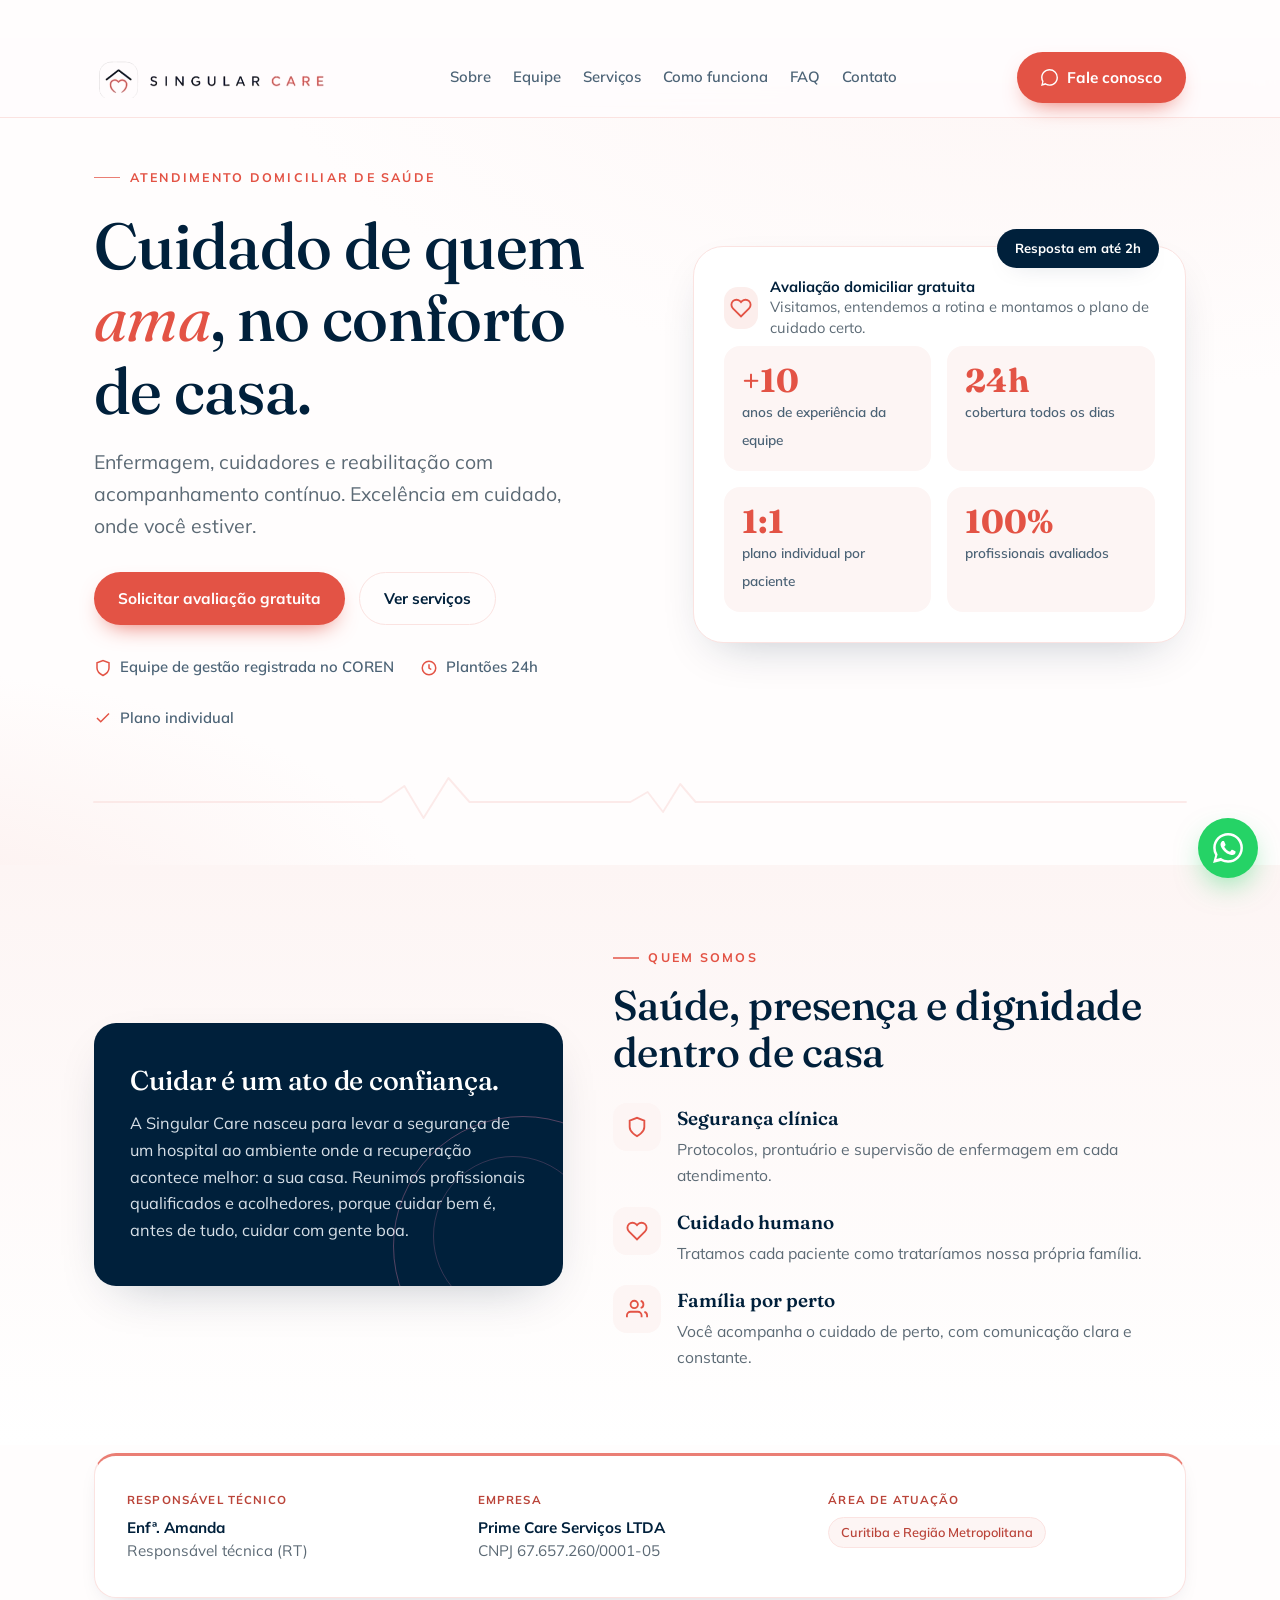
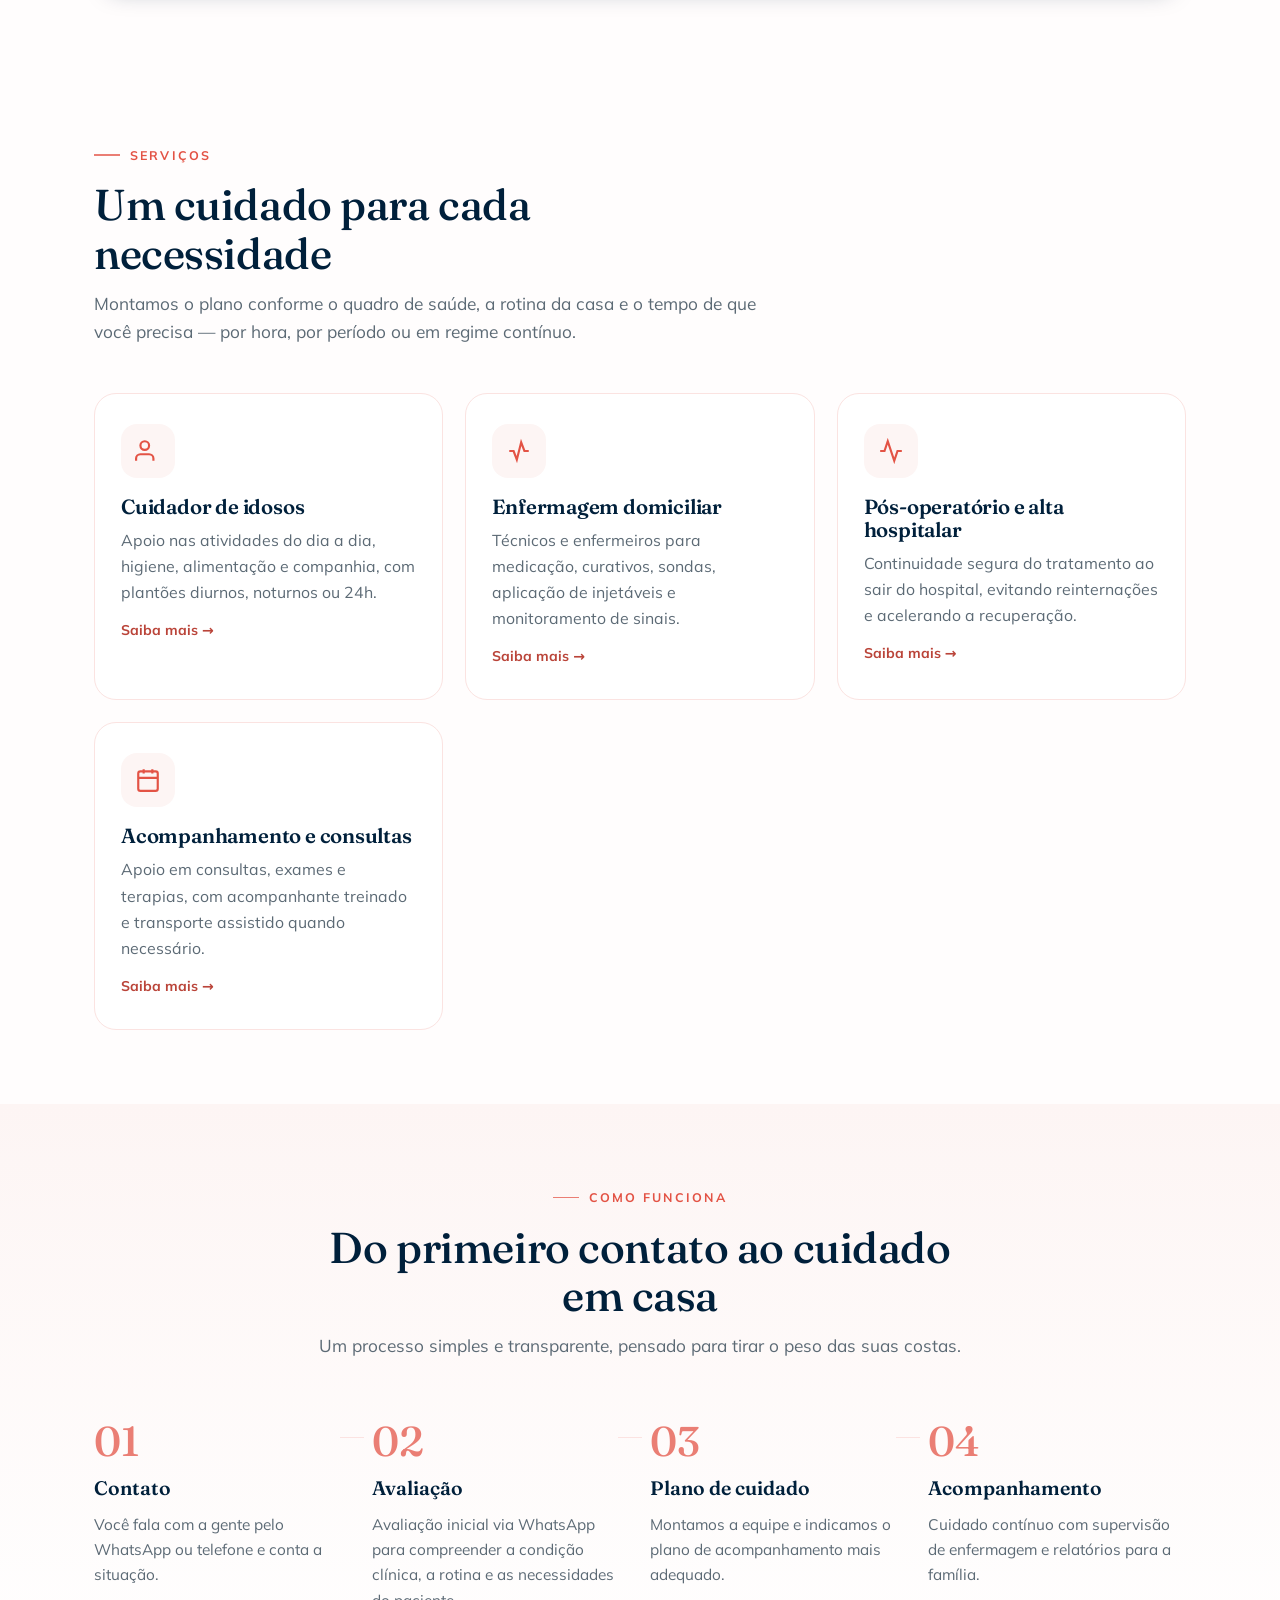
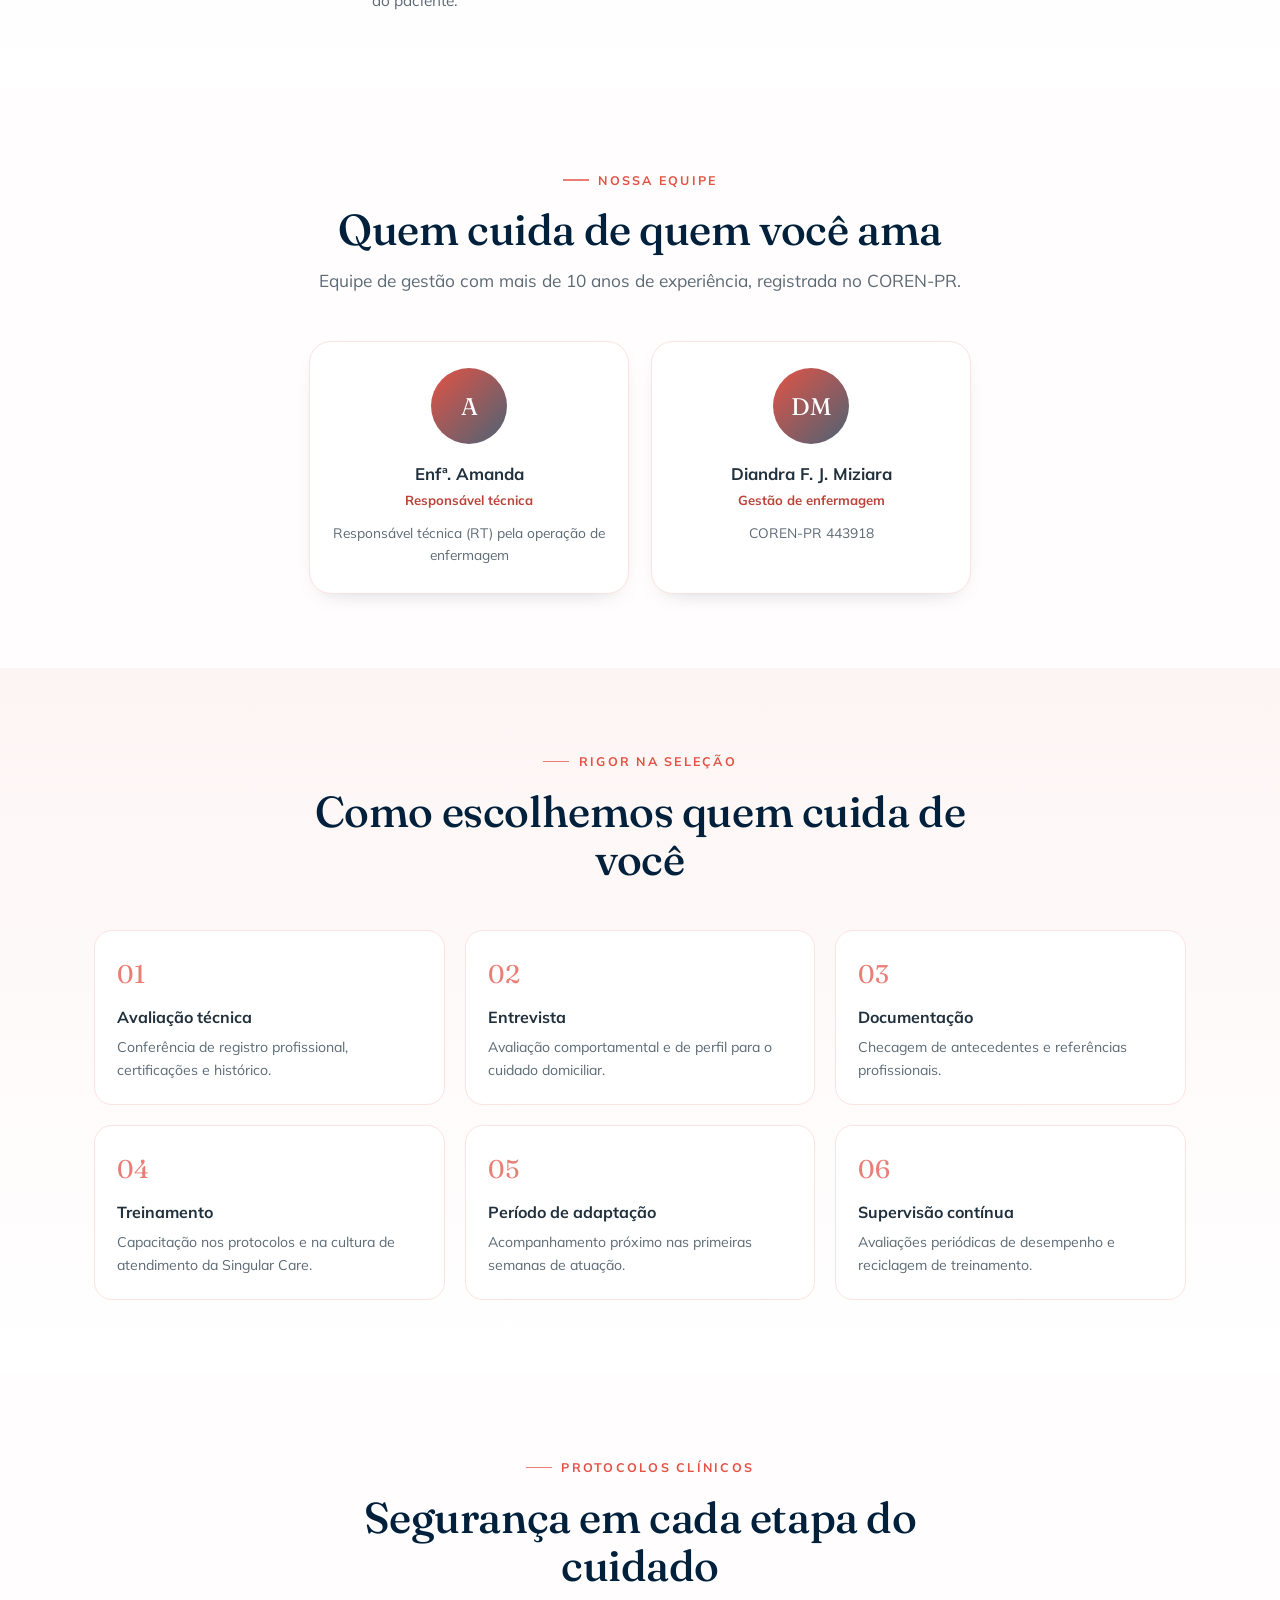
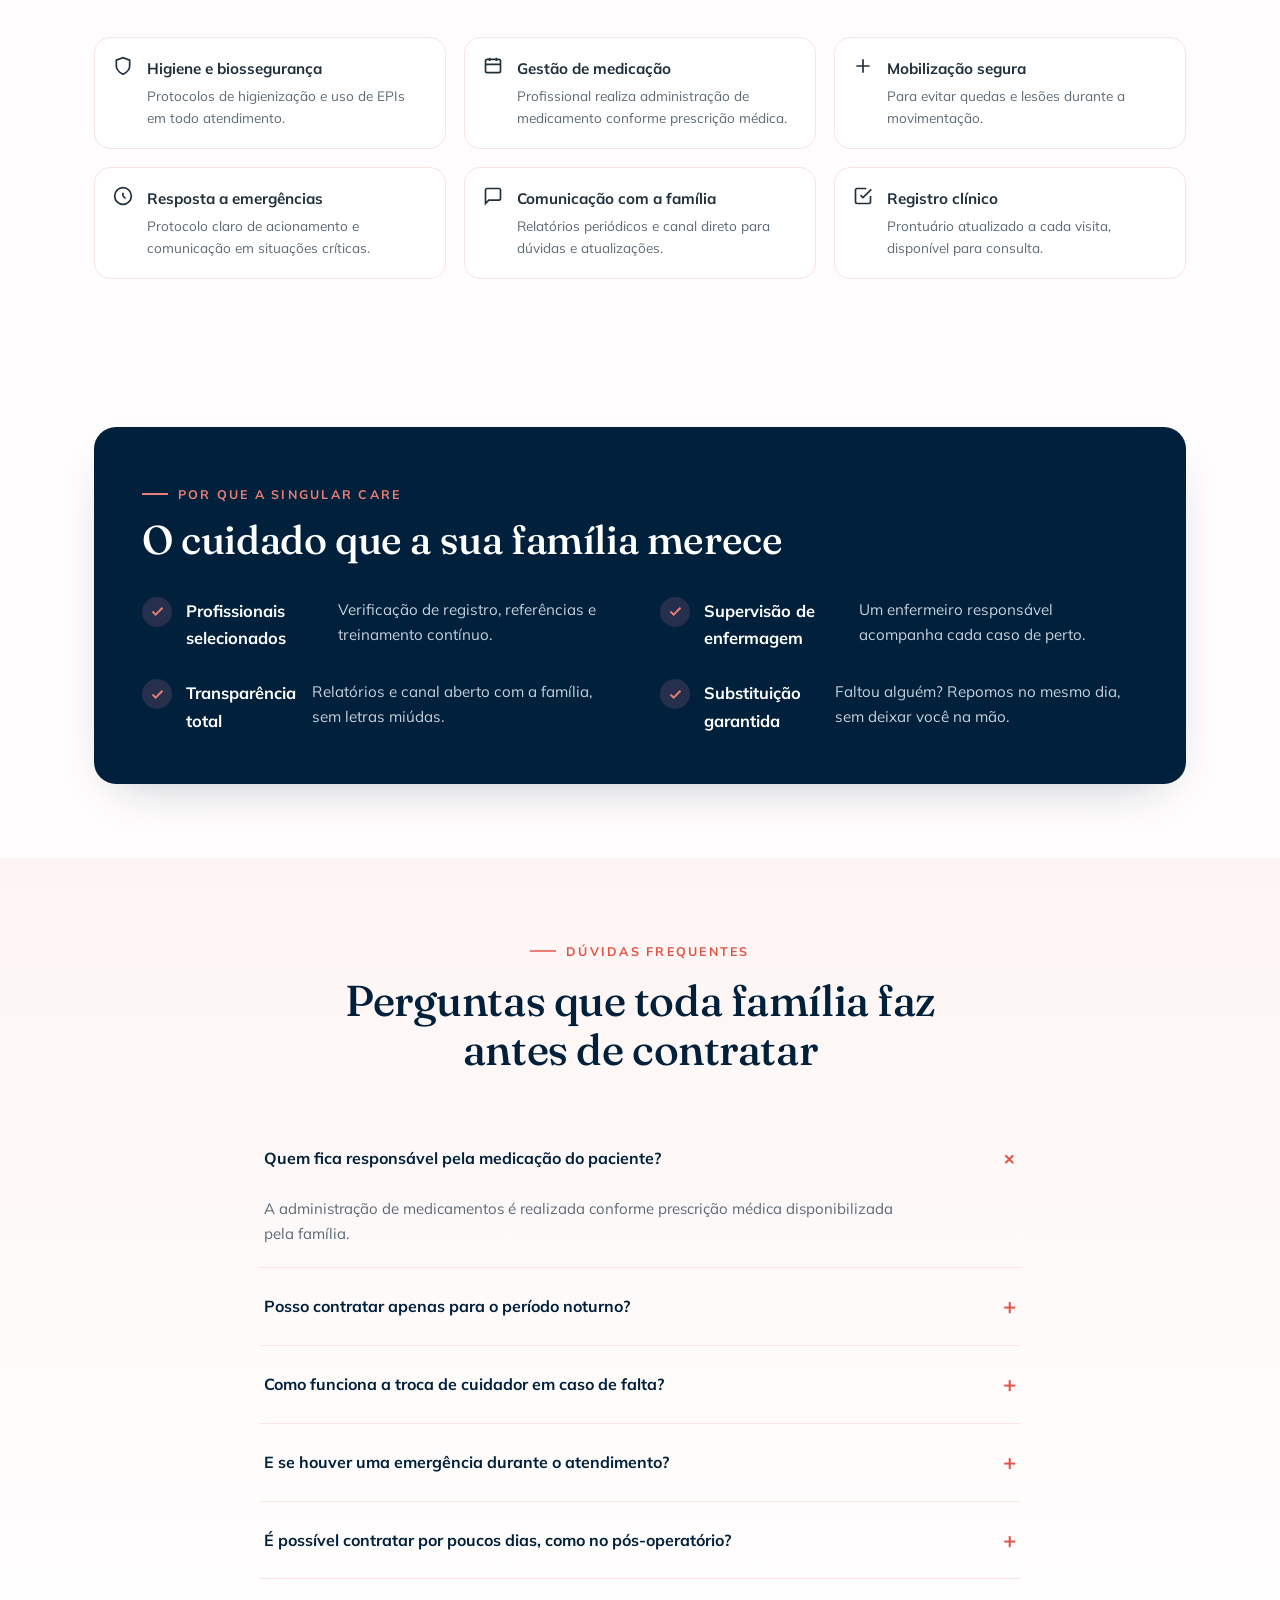
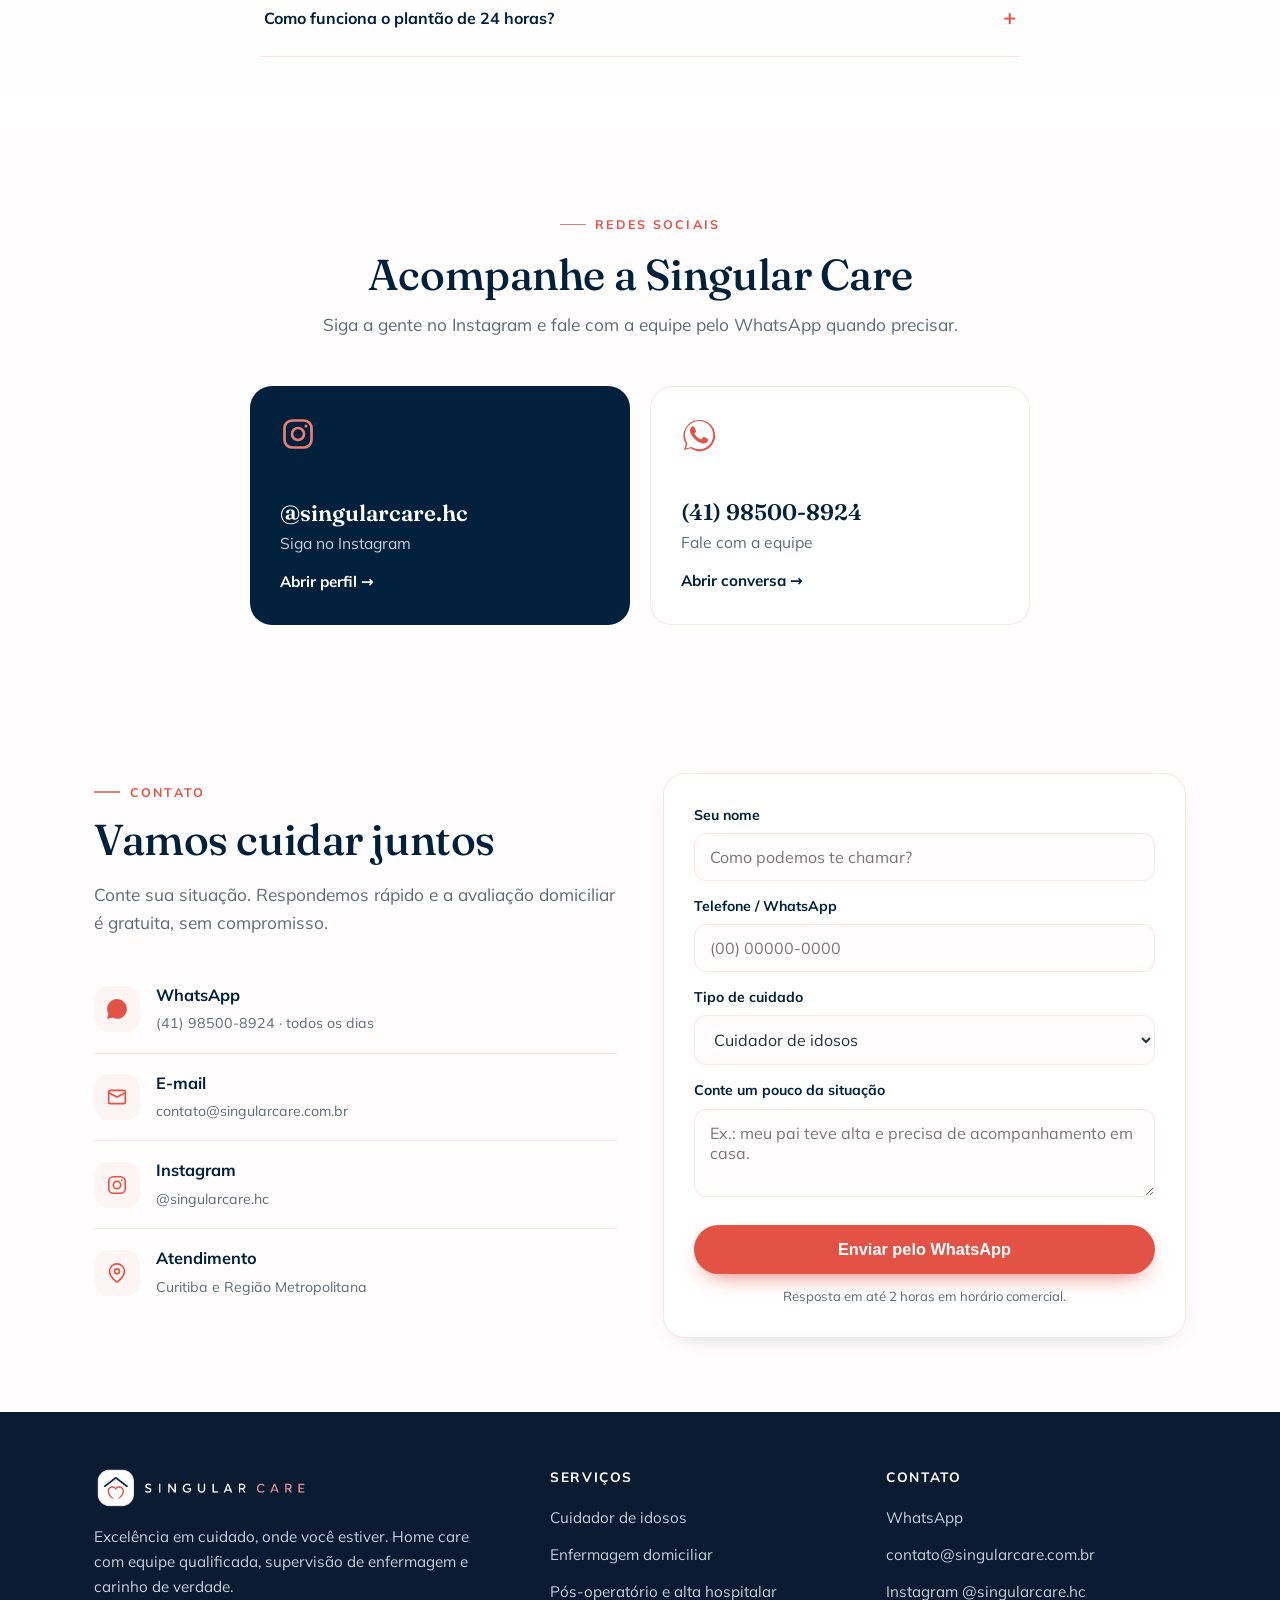
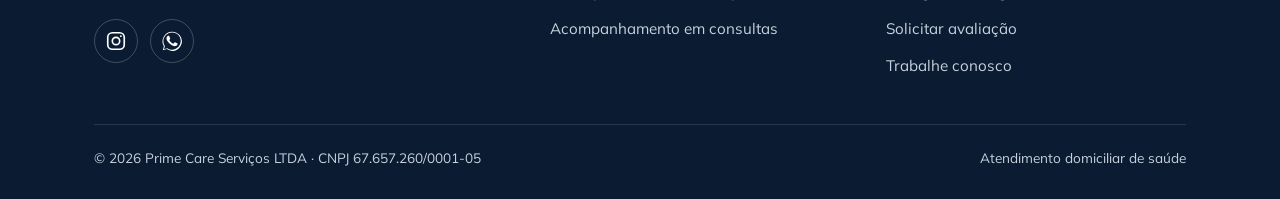
<file: index.html>
<!DOCTYPE html>
<html lang="pt-BR">
<head>
<meta charset="UTF-8" />
<meta name="viewport" content="width=device-width, initial-scale=1.0" />
<title>Home care em Curitiba | Singular Care</title>
<meta name="description" content="Home care em Curitiba e região: cuidador de idosos, enfermagem domiciliar, pós-operatório e acompanhamento em consultas, com gestão de enfermagem registrada no COREN-PR." />
<link rel="icon" href="/favicon.ico" sizes="any" />
<link rel="icon" type="image/png" sizes="32x32" href="/favicon-32x32.png" />
<link rel="icon" type="image/png" sizes="16x16" href="/favicon-16x16.png" />
<link rel="apple-touch-icon" sizes="180x180" href="/apple-touch-icon.png" />
<link rel="icon" type="image/png" sizes="192x192" href="/favicon-192.png" />
<link rel="icon" type="image/png" sizes="512x512" href="/favicon-512.png" />
<link rel="preconnect" href="https://fonts.googleapis.com">
<link rel="preconnect" href="https://fonts.gstatic.com" crossorigin>
<link href="https://fonts.googleapis.com/css2?family=Fraunces:ital,opsz,wght@0,9..144,400;0,9..144,500;0,9..144,600;1,9..144,400&family=Mulish:wght@400;500;600;700;800&display=swap" rel="stylesheet">
<meta name="robots" content="index, follow, max-image-preview:large, max-snippet:-1" />
<link rel="canonical" href="https://singularcare.com.br/" />
<meta name="theme-color" content="#FDF5F4" />
<meta property="og:type" content="website" />
<meta property="og:locale" content="pt_BR" />
<meta property="og:site_name" content="Singular Care" />
<meta property="og:title" content="Home care em Curitiba | Singular Care" />
<meta property="og:description" content="Home care em Curitiba e região: cuidador de idosos, enfermagem domiciliar, pós-operatório e acompanhamento em consultas, com gestão de enfermagem registrada no COREN-PR." />
<meta property="og:url" content="https://singularcare.com.br/" />
<meta property="og:image" content="https://singularcare.com.br/assets/og-image.png" />
<meta property="og:image:width" content="1200" />
<meta property="og:image:height" content="630" />
<meta name="twitter:card" content="summary_large_image" />
<meta name="twitter:title" content="Home care em Curitiba | Singular Care" />
<meta name="twitter:description" content="Home care em Curitiba e região: cuidador de idosos, enfermagem domiciliar, pós-operatório e acompanhamento em consultas, com gestão de enfermagem registrada no COREN-PR." />
<meta name="twitter:image" content="https://singularcare.com.br/assets/og-image.png" />
<link rel="icon" type="image/png" sizes="192x192" href="favicon-192.png" />
<link rel="manifest" href="site.webmanifest" />
<script type="application/ld+json">{"@context":"https://schema.org","@graph":[{"@type":["MedicalBusiness","LocalBusiness"],"@id":"https://singularcare.com.br/#organization","name":"Singular Care","legalName":"Prime Care Serviços LTDA","taxID":"67.657.260/0001-05","url":"https://singularcare.com.br/","description":"Home care em Curitiba e região metropolitana: cuidadores de idosos, enfermagem domiciliar, pós-operatório e alta hospitalar e acompanhamento em consultas, com gestão de enfermagem registrada no COREN-PR.","logo":{"@type":"ImageObject","url":"https://singularcare.com.br/favicon-512.png","width":512,"height":512},"image":"https://singularcare.com.br/assets/og-image.png","telephone":"+55-41-98500-8924","email":"contato@singularcare.com.br","areaServed":[{"@type":"City","name":"Curitiba"},{"@type":"AdministrativeArea","name":"Região Metropolitana de Curitiba"}],"sameAs":["https://www.instagram.com/singularcare.hc/"],"contactPoint":{"@type":"ContactPoint","telephone":"+55-41-98500-8924","contactType":"customer service","availableLanguage":"pt-BR"}},{"@type":"WebSite","@id":"https://singularcare.com.br/#website","url":"https://singularcare.com.br/","name":"Singular Care","inLanguage":"pt-BR","publisher":{"@id":"https://singularcare.com.br/#organization"}},{"@type":"FAQPage","@id":"https://singularcare.com.br/#faq","mainEntity":[{"@type":"Question","name":"Quem fica responsável pela medicação do paciente?","acceptedAnswer":{"@type":"Answer","text":"A administração de medicamentos é realizada conforme prescrição médica disponibilizada pela família."}},{"@type":"Question","name":"Posso contratar apenas para o período noturno?","acceptedAnswer":{"@type":"Answer","text":"Sim. Montamos escalas por turno (diurno, noturno ou 24h) de acordo com a necessidade da família."}},{"@type":"Question","name":"Como funciona a troca de cuidador em caso de falta?","acceptedAnswer":{"@type":"Answer","text":"Garantimos substituição no mesmo dia, sem custo adicional, para que o atendimento nunca fique descoberto."}},{"@type":"Question","name":"E se houver uma emergência durante o atendimento?","acceptedAnswer":{"@type":"Answer","text":"Seguimos um protocolo claro de acionamento: o profissional presente aciona a supervisão de enfermagem e, se necessário, o serviço de emergência, com comunicação imediata à família."}},{"@type":"Question","name":"É possível contratar por poucos dias, como no pós-operatório?","acceptedAnswer":{"@type":"Answer","text":"Sim, atendemos tanto contratos pontuais (recuperação, alta hospitalar) quanto acompanhamento contínuo de longo prazo."}},{"@type":"Question","name":"Como funciona o plantão de 24 horas?","acceptedAnswer":{"@type":"Answer","text":"Trabalhamos com equipes revezando em turnos, garantindo presença contínua sem perda de qualidade no cuidado."}}]},{"@type":"ItemList","@id":"https://singularcare.com.br/#servicos","name":"Serviços da Singular Care","itemListElement":[{"@type":"ListItem","position":1,"item":{"@type":"Service","name":"Cuidador de idosos em domicílio","url":"https://singularcare.com.br/servicos/cuidador-de-idosos.html","provider":{"@id":"https://singularcare.com.br/#organization"},"areaServed":{"@type":"City","name":"Curitiba"}}},{"@type":"ListItem","position":2,"item":{"@type":"Service","name":"Enfermagem domiciliar (home care)","url":"https://singularcare.com.br/servicos/enfermagem-domiciliar.html","provider":{"@id":"https://singularcare.com.br/#organization"},"areaServed":{"@type":"City","name":"Curitiba"}}},{"@type":"ListItem","position":3,"item":{"@type":"Service","name":"Cuidado pós-operatório e de alta hospitalar em domicílio","url":"https://singularcare.com.br/servicos/pos-operatorio-alta-hospitalar.html","provider":{"@id":"https://singularcare.com.br/#organization"},"areaServed":{"@type":"City","name":"Curitiba"}}},{"@type":"ListItem","position":4,"item":{"@type":"Service","name":"Acompanhamento em consultas, exames e terapias","url":"https://singularcare.com.br/servicos/acompanhamento-consultas.html","provider":{"@id":"https://singularcare.com.br/#organization"},"areaServed":{"@type":"City","name":"Curitiba"}}}]}]}</script>
<link rel="stylesheet" href="assets/style.css">
</head>
<body>

<header>
<div class="nav">
<a href="#topo" class="brand" aria-label="Singular Care — início"><img src="assets/logo-singular.png" alt="Singular Care" width="236" height="40" /></a>
<nav class="navlinks" id="navlinks" aria-label="Navegação principal">
<a href="#sobre">Sobre</a>
<a href="#equipe">Equipe</a>
<a href="#servicos">Serviços</a>
<a href="#como">Como funciona</a>
<a href="#faq">FAQ</a>
<a href="#contato">Contato</a>
</nav>
<a href="https://wa.me/5541985008924" class="btn btn-rose" target="_blank" rel="noopener">
<svg width="17" height="17" viewBox="0 0 24 24" fill="currentColor"><path d="M.057 24l1.687-6.163a11.867 11.867 0 01-1.587-5.946C.16 5.335 5.495 0 12.05 0a11.817 11.817 0 018.413 3.488 11.824 11.824 0 013.48 8.414c-.003 6.557-5.338 11.892-11.893 11.892a11.9 11.9 0 01-5.688-1.448L.057 24zm6.597-3.807c1.676.995 3.276 1.591 5.392 1.592 5.448 0 9.886-4.434 9.889-9.885.002-5.462-4.415-9.89-9.881-9.892-5.452 0-9.887 4.434-9.889 9.884a9.86 9.86 0 001.51 5.26l-.999 3.648 3.978-1.043z"/></svg>
Fale conosco
</a>
<button class="menu-toggle" id="menuToggle" aria-label="Abrir menu" aria-expanded="false" aria-controls="navlinks" onclick="toggleMenu()">
<svg class="icon-burger" width="24" height="24" viewBox="0 0 24 24" fill="none" stroke="currentColor" stroke-width="2"><path d="M4 6h16M4 12h16M4 18h16"/></svg>
<svg class="icon-close" width="24" height="24" viewBox="0 0 24 24" fill="none" stroke="currentColor" stroke-width="2"><path d="M6 6l12 12M18 6L6 18"/></svg>
</button>
</div>
</header>

<!-- HERO -->
<main id="topo" class="hero">
<div class="wrap hero-grid">
<div class="reveal">
<span class="eyebrow">Atendimento domiciliar de saúde</span>
<h1>Cuidado de quem <em>ama</em>, no conforto de casa.</h1>
<p class="lead">Enfermagem, cuidadores e reabilitação com acompanhamento contínuo. Excelência em cuidado, onde você estiver.</p>
<div class="hero-cta">
<a href="https://wa.me/5541985008924" class="btn btn-rose" target="_blank" rel="noopener">Solicitar avaliação gratuita</a>
<a href="#servicos" class="btn btn-ghost">Ver serviços</a>
</div>
<div class="trust">
<div><svg width="18" height="18" viewBox="0 0 24 24" fill="none" stroke="currentColor" stroke-width="2"><path d="M12 22s8-4 8-10V5l-8-3-8 3v7c0 6 8 10 8 10z"/></svg> Equipe de gestão registrada no COREN</div>
<div><svg width="18" height="18" viewBox="0 0 24 24" fill="none" stroke="currentColor" stroke-width="2"><circle cx="12" cy="12" r="9"/><path d="M12 7v5l3 2"/></svg> Plantões 24h</div>
<div><svg width="18" height="18" viewBox="0 0 24 24" fill="none" stroke="currentColor" stroke-width="2"><path d="M20 6L9 17l-5-5"/></svg> Plano individual</div>
</div>
</div>

<div class="hero-card reveal">
<span class="badge">Resposta em até 2h</span>
<div class="who" style="border-top:none;padding-top:0;margin-top:0">
<div class="dot">
<svg width="22" height="22" viewBox="0 0 24 24" fill="none" stroke="currentColor" stroke-width="2"><path d="M20.84 4.61a5.5 5.5 0 00-7.78 0L12 5.67l-1.06-1.06a5.5 5.5 0 10-7.78 7.78L12 21.23l8.84-8.84a5.5 5.5 0 000-7.78z"/></svg>
</div>
<p><strong>Avaliação domiciliar gratuita</strong><br/>Visitamos, entendemos a rotina e montamos o plano de cuidado certo.</p>
</div>
<div class="stat-row">
<div class="stat"><b>+10</b><small>anos de experiência da equipe</small></div>
<div class="stat"><b>24h</b><small>cobertura todos os dias</small></div>
<div class="stat"><b>1:1</b><small>plano individual por paciente</small></div>
<div class="stat"><b>100%</b><small>profissionais avaliados</small></div>
</div>
</div>
</div>

<!-- Heartbeat signature -->
<div class="wrap" style="margin-top:48px" aria-hidden="true">
<svg class="pulse" viewBox="0 0 1140 46" preserveAspectRatio="none">
<path class="ghost" d="M0 23 H300 l24 -16 l20 32 l26 -40 l22 24 H560 l18 -10 l16 20 l18 -28 l16 18 H1140"/>
<path d="M0 23 H300 l24 -16 l20 32 l26 -40 l22 24 H560 l18 -10 l16 20 l18 -28 l16 18 H1140"/>
</svg>
</div>
</main>

<!-- SOBRE -->
<section id="sobre" class="blush-bg">
<div class="wrap about-grid">
<div class="about-visual reveal">
<span class="ring"></span><span class="ring2"></span>
<h3>Cuidar é um ato de confiança.</h3>
<p>A Singular Care nasceu para levar a segurança de um hospital ao ambiente onde a recuperação acontece melhor: a sua casa. Reunimos profissionais qualificados e acolhedores, porque cuidar bem é, antes de tudo, cuidar com gente boa.</p>
</div>
<div class="reveal">
<span class="eyebrow">Quem somos</span>
<h2 style="font-size:clamp(1.9rem,3.6vw,2.6rem);margin:14px 0 28px">Saúde, presença e dignidade dentro de casa</h2>
<div class="vals">
<div class="val">
<div class="ic"><svg width="22" height="22" viewBox="0 0 24 24" fill="none" stroke="currentColor" stroke-width="2"><path d="M12 22s8-4 8-10V5l-8-3-8 3v7c0 6 8 10 8 10z"/></svg></div>
<div><h4>Segurança clínica</h4><p>Protocolos, prontuário e supervisão de enfermagem em cada atendimento.</p></div>
</div>
<div class="val">
<div class="ic"><svg width="22" height="22" viewBox="0 0 24 24" fill="none" stroke="currentColor" stroke-width="2"><path d="M20.84 4.61a5.5 5.5 0 00-7.78 0L12 5.67l-1.06-1.06a5.5 5.5 0 10-7.78 7.78L12 21.23l8.84-8.84a5.5 5.5 0 000-7.78z"/></svg></div>
<div><h4>Cuidado humano</h4><p>Tratamos cada paciente como trataríamos nossa própria família.</p></div>
</div>
<div class="val">
<div class="ic"><svg width="22" height="22" viewBox="0 0 24 24" fill="none" stroke="currentColor" stroke-width="2"><path d="M17 21v-2a4 4 0 00-4-4H5a4 4 0 00-4 4v2"/><circle cx="9" cy="7" r="4"/><path d="M23 21v-2a4 4 0 00-3-3.87M16 3.13a4 4 0 010 7.75"/></svg></div>
<div><h4>Família por perto</h4><p>Você acompanha o cuidado de perto, com comunicação clara e constante.</p></div>
</div>
</div>
</div>
</div>
</section>

<!-- CREDENCIAIS INSTITUCIONAIS -->
<section class="cred-strip">
<div class="wrap">
<div class="cred-card reveal">
<div class="cred-grid cred-grid-3">
<div class="cred-item">
<h5>Responsável técnico</h5>
<p><b>Enfª. Amanda</b><br>Responsável técnica (RT)</p>
</div>
<div class="cred-item">
<h5>Empresa</h5>
<p><b>Prime Care Serviços LTDA</b><br>CNPJ 67.657.260/0001-05</p>
</div>
<div class="cred-item">
<h5>Área de atuação</h5>
<div class="chip-row">
<span class="chip">Curitiba e Região Metropolitana</span>
</div>
</div>
</div>
</div>
</div>
</section>

<!-- SERVIÇOS -->
<section id="servicos">
<div class="wrap">
<div class="section-head reveal">
<span class="eyebrow">Serviços</span>
<h2>Um cuidado para cada necessidade</h2>
<p>Montamos o plano conforme o quadro de saúde, a rotina da casa e o tempo de que você precisa — por hora, por período ou em regime contínuo.</p>
</div>
<div class="cards">
<a class="card card-link reveal" href="servicos/cuidador-de-idosos.html">
<div class="ic"><svg width="26" height="26" viewBox="0 0 24 24" fill="none" stroke="currentColor" stroke-width="2"><path d="M17 21v-2a4 4 0 00-4-4H5a4 4 0 00-4 4v2"/><circle cx="9" cy="7" r="4"/></svg></div>
<h3>Cuidador de idosos</h3>
<p>Apoio nas atividades do dia a dia, higiene, alimentação e companhia, com plantões diurnos, noturnos ou 24h.</p>
<span class="card-more">Saiba mais →</span>
</a>
<a class="card card-link reveal" href="servicos/enfermagem-domiciliar.html">
<div class="ic"><svg width="26" height="26" viewBox="0 0 24 24" fill="none" stroke="currentColor" stroke-width="2"><path d="M3 12h4l3 8 4-16 3 8h4"/></svg></div>
<h3>Enfermagem domiciliar</h3>
<p>Técnicos e enfermeiros para medicação, curativos, sondas, aplicação de injetáveis e monitoramento de sinais.</p>
<span class="card-more">Saiba mais →</span>
</a>
<a class="card card-link reveal" href="servicos/pos-operatorio-alta-hospitalar.html">
<div class="ic"><svg width="26" height="26" viewBox="0 0 24 24" fill="none" stroke="currentColor" stroke-width="2"><path d="M22 12h-4l-3 9L9 3l-3 9H2"/></svg></div>
<h3>Pós-operatório e alta hospitalar</h3>
<p>Continuidade segura do tratamento ao sair do hospital, evitando reinternações e acelerando a recuperação.</p>
<span class="card-more">Saiba mais →</span>
</a>
<a class="card card-link reveal" href="servicos/acompanhamento-consultas.html">
<div class="ic"><svg width="26" height="26" viewBox="0 0 24 24" fill="none" stroke="currentColor" stroke-width="2"><rect x="3" y="4" width="18" height="18" rx="2"/><path d="M16 2v4M8 2v4M3 10h18"/></svg></div>
<h3>Acompanhamento e consultas</h3>
<p>Apoio em consultas, exames e terapias, com acompanhante treinado e transporte assistido quando necessário.</p>
<span class="card-more">Saiba mais →</span>
</a>
</div>
</div>
</section>

<!-- COMO FUNCIONA -->
<section id="como" class="blush-bg">
<div class="wrap">
<div class="section-head center reveal">
<span class="eyebrow">Como funciona</span>
<h2>Do primeiro contato ao cuidado em casa</h2>
<p>Um processo simples e transparente, pensado para tirar o peso das suas costas.</p>
</div>
<div class="steps">
<div class="step reveal"><div class="num">01</div><h4>Contato</h4><p>Você fala com a gente pelo WhatsApp ou telefone e conta a situação.</p></div>
<div class="step reveal"><div class="num">02</div><h4>Avaliação</h4><p>Avaliação inicial via WhatsApp para compreender a condição clínica, a rotina e as necessidades do paciente.</p></div>
<div class="step reveal"><div class="num">03</div><h4>Plano de cuidado</h4><p>Montamos a equipe e indicamos o plano de acompanhamento mais adequado.</p></div>
<div class="step reveal"><div class="num">04</div><h4>Acompanhamento</h4><p>Cuidado contínuo com supervisão de enfermagem e relatórios para a família.</p></div>
</div>
</div>
</section>

<!-- NOSSA EQUIPE -->
<section id="equipe">
<div class="wrap">
<div class="section-head center reveal">
<span class="eyebrow">Nossa equipe</span>
<h2>Quem cuida de quem você ama</h2>
<p>Equipe de gestão com mais de 10 anos de experiência, registrada no COREN-PR.</p>
</div>
<div class="team-grid reveal">
<div class="team-card">
<div class="av-lg">A</div>
<h4>Enfª. Amanda</h4>
<div class="role">Responsável técnica</div>
<p>Responsável técnica (RT) pela operação de enfermagem</p>
</div>
<div class="team-card">
<div class="av-lg">DM</div>
<h4>Diandra F. J. Miziara</h4>
<div class="role">Gestão de enfermagem</div>
<p>COREN-PR 443918</p>
</div>
</div>
</div>
</section>

<!-- PROCESSO DE SELEÇÃO -->
<section class="blush-bg">
<div class="wrap">
<div class="section-head center reveal">
<span class="eyebrow">Rigor na seleção</span>
<h2>Como escolhemos quem cuida de você</h2>
</div>
<div class="sel-grid reveal">
<div class="sel-card"><div class="n">01</div><h4>Avaliação técnica</h4><p>Conferência de registro profissional, certificações e histórico.</p></div>
<div class="sel-card"><div class="n">02</div><h4>Entrevista</h4><p>Avaliação comportamental e de perfil para o cuidado domiciliar.</p></div>
<div class="sel-card"><div class="n">03</div><h4>Documentação</h4><p>Checagem de antecedentes e referências profissionais.</p></div>
<div class="sel-card"><div class="n">04</div><h4>Treinamento</h4><p>Capacitação nos protocolos e na cultura de atendimento da Singular Care.</p></div>
<div class="sel-card"><div class="n">05</div><h4>Período de adaptação</h4><p>Acompanhamento próximo nas primeiras semanas de atuação.</p></div>
<div class="sel-card"><div class="n">06</div><h4>Supervisão contínua</h4><p>Avaliações periódicas de desempenho e reciclagem de treinamento.</p></div>
</div>
</div>
</section>

<!-- PROTOCOLOS -->
<section>
<div class="wrap">
<div class="section-head center reveal">
<span class="eyebrow">Protocolos clínicos</span>
<h2>Segurança em cada etapa do cuidado</h2>
</div>
<div class="proto-grid reveal">
<div class="proto-item"><div class="ic"><svg width="20" height="20" viewBox="0 0 24 24" fill="none" stroke="currentColor" stroke-width="2"><path d="M12 22s8-4 8-10V5l-8-3-8 3v7c0 6 8 10 8 10z"/></svg></div><div><h4>Higiene e biossegurança</h4><p>Protocolos de higienização e uso de EPIs em todo atendimento.</p></div></div>
<div class="proto-item"><div class="ic"><svg width="20" height="20" viewBox="0 0 24 24" fill="none" stroke="currentColor" stroke-width="2"><rect x="3" y="4" width="18" height="16" rx="2"/><path d="M8 2v4M16 2v4M3 10h18"/></svg></div><div><h4>Gestão de medicação</h4><p>Profissional realiza administração de medicamento conforme prescrição médica.</p></div></div>
<div class="proto-item"><div class="ic"><svg width="20" height="20" viewBox="0 0 24 24" fill="none" stroke="currentColor" stroke-width="2"><path d="M4 12h16M12 4v16"/></svg></div><div><h4>Mobilização segura</h4><p>Para evitar quedas e lesões durante a movimentação.</p></div></div>
<div class="proto-item"><div class="ic"><svg width="20" height="20" viewBox="0 0 24 24" fill="none" stroke="currentColor" stroke-width="2"><path d="M12 8v4l3 3M12 2a10 10 0 100 20 10 10 0 000-20z"/></svg></div><div><h4>Resposta a emergências</h4><p>Protocolo claro de acionamento e comunicação em situações críticas.</p></div></div>
<div class="proto-item"><div class="ic"><svg width="20" height="20" viewBox="0 0 24 24" fill="none" stroke="currentColor" stroke-width="2"><path d="M21 15a2 2 0 01-2 2H7l-4 4V5a2 2 0 012-2h14a2 2 0 012 2z"/></svg></div><div><h4>Comunicação com a família</h4><p>Relatórios periódicos e canal direto para dúvidas e atualizações.</p></div></div>
<div class="proto-item"><div class="ic"><svg width="20" height="20" viewBox="0 0 24 24" fill="none" stroke="currentColor" stroke-width="2"><path d="M9 11l3 3L22 4M21 12v7a2 2 0 01-2 2H5a2 2 0 01-2-2V5a2 2 0 012-2h11"/></svg></div><div><h4>Registro clínico</h4><p>Prontuário atualizado a cada visita, disponível para consulta.</p></div></div>
</div>
</div>
</section>

<!-- DIFERENCIAIS -->
<section>
<div class="wrap">
<div class="band reveal">
<span class="eyebrow" style="color:var(--rose-soft)">Por que a Singular Care</span>
<h2 style="font-size:clamp(1.8rem,3.4vw,2.5rem);margin-top:14px">O cuidado que a sua família merece</h2>
<div class="diff">
<div><span class="ck"><svg width="15" height="15" viewBox="0 0 24 24" fill="none" stroke="currentColor" stroke-width="3"><path d="M20 6L9 17l-5-5"/></svg></span><div><h4>Profissionais selecionados</h4><p>Verificação de registro, referências e treinamento contínuo.</p></div></div>
<div><span class="ck"><svg width="15" height="15" viewBox="0 0 24 24" fill="none" stroke="currentColor" stroke-width="3"><path d="M20 6L9 17l-5-5"/></svg></span><div><h4>Supervisão de enfermagem</h4><p>Um enfermeiro responsável acompanha cada caso de perto.</p></div></div>
<div><span class="ck"><svg width="15" height="15" viewBox="0 0 24 24" fill="none" stroke="currentColor" stroke-width="3"><path d="M20 6L9 17l-5-5"/></svg></span><div><h4>Transparência total</h4><p>Relatórios e canal aberto com a família, sem letras miúdas.</p></div></div>
<div><span class="ck"><svg width="15" height="15" viewBox="0 0 24 24" fill="none" stroke="currentColor" stroke-width="3"><path d="M20 6L9 17l-5-5"/></svg></span><div><h4>Substituição garantida</h4><p>Faltou alguém? Repomos no mesmo dia, sem deixar você na mão.</p></div></div>
</div>
</div>
</div>
</section>

<!-- FAQ -->
<section id="faq" class="blush-bg">
<div class="wrap">
<div class="section-head center reveal">
<span class="eyebrow">Dúvidas frequentes</span>
<h2>Perguntas que toda família faz antes de contratar</h2>
</div>
<div class="faq-list reveal">
<details class="faq-item" open>
<summary>Quem fica responsável pela medicação do paciente?</summary>
<p>A administração de medicamentos é realizada conforme prescrição médica disponibilizada pela família.</p>
</details>
<details class="faq-item">
<summary>Posso contratar apenas para o período noturno?</summary>
<p>Sim. Montamos escalas por turno (diurno, noturno ou 24h) de acordo com a necessidade da família.</p>
</details>
<details class="faq-item">
<summary>Como funciona a troca de cuidador em caso de falta?</summary>
<p>Garantimos substituição no mesmo dia, sem custo adicional, para que o atendimento nunca fique descoberto.</p>
</details>
<details class="faq-item">
<summary>E se houver uma emergência durante o atendimento?</summary>
<p>Seguimos um protocolo claro de acionamento: o profissional presente aciona a supervisão de enfermagem e, se necessário, o serviço de emergência, com comunicação imediata à família.</p>
</details>
<details class="faq-item">
<summary>É possível contratar por poucos dias, como no pós-operatório?</summary>
<p>Sim, atendemos tanto contratos pontuais (recuperação, alta hospitalar) quanto acompanhamento contínuo de longo prazo.</p>
</details>
<details class="faq-item">
<summary>Como funciona o plantão de 24 horas?</summary>
<p>Trabalhamos com equipes revezando em turnos, garantindo presença contínua sem perda de qualidade no cuidado.</p>
</details>
</div>
</div>
</section>

<!-- REDES SOCIAIS -->
<section id="redes">
<div class="wrap">
<div class="section-head center reveal">
<span class="eyebrow">Redes sociais</span>
<h2>Acompanhe a Singular Care</h2>
<p>Siga a gente no Instagram e fale com a equipe pelo WhatsApp quando precisar.</p>
</div>
<div class="social-grid reveal">
<a class="social-tile st-ig" href="https://www.instagram.com/singularcare.hc/" target="_blank" rel="noopener"><svg width="36" height="36" viewBox="0 0 24 24" fill="none" stroke="currentColor" stroke-width="1.8" stroke-linecap="round" stroke-linejoin="round"><rect x="3" y="3" width="18" height="18" rx="5"/><circle cx="12" cy="12" r="4"/><circle cx="17.3" cy="6.7" r="1" fill="currentColor" stroke="none"/></svg><span><b>@singularcare.hc</b><small>Siga no Instagram</small><span class="go">Abrir perfil →</span></span></a>
<a class="social-tile st-wa" href="https://wa.me/5541985008924" target="_blank" rel="noopener"><svg width="36" height="36" viewBox="0 0 24 24" fill="currentColor" aria-hidden="true"><path d="M17.47 14.38c-.3-.15-1.76-.87-2.03-.97-.27-.1-.47-.15-.67.15-.2.3-.77.97-.94 1.17-.17.2-.35.22-.65.07-.3-.15-1.26-.46-2.4-1.48-.89-.79-1.49-1.77-1.66-2.07-.17-.3-.02-.46.13-.61.13-.13.3-.35.45-.52.15-.17.2-.3.3-.5.1-.2.05-.37-.02-.52-.07-.15-.67-1.62-.92-2.22-.24-.58-.49-.5-.67-.51h-.57c-.2 0-.52.07-.8.37-.27.3-1.04 1.02-1.04 2.48s1.07 2.88 1.22 3.08c.15.2 2.1 3.2 5.08 4.49.71.31 1.26.49 1.7.63.71.23 1.36.2 1.87.12.57-.09 1.76-.72 2-1.41.25-.69.25-1.29.17-1.41-.07-.12-.27-.2-.57-.35zM12.04 21.5a9.4 9.4 0 0 1-4.8-1.31l-.34-.2-3.56.93.95-3.47-.22-.36a9.43 9.43 0 1 1 7.97 4.41zM12.05 2a10.4 10.4 0 0 0-8.9 15.76L2 22l4.35-1.14A10.4 10.4 0 1 0 12.05 2z"/></svg><span><b>(41) 98500-8924</b><small>Fale com a equipe</small><span class="go">Abrir conversa →</span></span></a>
</div>
</div>
</section>

<!-- CONTATO -->
<section id="contato">
<div class="wrap contact-grid">
<div class="contact-info reveal">
<span class="eyebrow">Contato</span>
<h2>Vamos cuidar juntos</h2>
<p class="sub">Conte sua situação. Respondemos rápido e a avaliação domiciliar é gratuita, sem compromisso.</p>
<div class="contact-line">
<div class="ic"><svg width="20" height="20" viewBox="0 0 24 24" fill="currentColor"><path d="M.057 24l1.687-6.163a11.867 11.867 0 01-1.587-5.946C.16 5.335 5.495 0 12.05 0a11.817 11.817 0 018.413 3.488 11.824 11.824 0 013.48 8.414c-.003 6.557-5.338 11.892-11.893 11.892a11.9 11.9 0 01-5.688-1.448L.057 24z"/></svg></div>
<div><b>WhatsApp</b><small>(41) 98500-8924 · todos os dias</small></div>
</div>
<div class="contact-line">
<div class="ic"><svg width="20" height="20" viewBox="0 0 24 24" fill="none" stroke="currentColor" stroke-width="2"><rect x="2" y="4" width="20" height="16" rx="2"/><path d="M22 7l-10 5L2 7"/></svg></div>
<div><b>E-mail</b><small>contato@singularcare.com.br</small></div>
</div>
<a class="contact-line" href="https://www.instagram.com/singularcare.hc/" target="_blank" rel="noopener" style="color:inherit"><div class="ic"><svg width="22" height="22" viewBox="0 0 24 24" fill="none" stroke="currentColor" stroke-width="1.8" stroke-linecap="round" stroke-linejoin="round"><rect x="3" y="3" width="18" height="18" rx="5"/><circle cx="12" cy="12" r="4"/><circle cx="17.3" cy="6.7" r="1" fill="currentColor" stroke="none"/></svg></div><div><b>Instagram</b><small>@singularcare.hc</small></div></a>
<div class="contact-line" style="border-bottom:none">
<div class="ic"><svg width="20" height="20" viewBox="0 0 24 24" fill="none" stroke="currentColor" stroke-width="2"><path d="M21 10c0 7-9 13-9 13s-9-6-9-13a9 9 0 0118 0z"/><circle cx="12" cy="10" r="3"/></svg></div>
<div><b>Atendimento</b><small>Curitiba e Região Metropolitana</small></div>
</div>
</div>

<form onsubmit="enviarWhats(event)" class="reveal">
<label for="nome">Seu nome</label>
<input id="nome" name="nome" type="text" placeholder="Como podemos te chamar?" required />
<label for="fone">Telefone / WhatsApp</label>
<input id="fone" name="fone" type="tel" placeholder="(00) 00000-0000" required />
<label for="serv">Tipo de cuidado</label>
<select id="serv" name="serv">
<option>Cuidador de idosos</option>
<option>Enfermagem domiciliar</option>
<option>Pós-operatório / alta hospitalar</option>
<option>Acompanhamento em consultas</option>
<option>Ainda não sei, preciso de orientação</option>
</select>
<label for="msg">Conte um pouco da situação</label>
<textarea id="msg" name="msg" rows="3" placeholder="Ex.: meu pai teve alta e precisa de acompanhamento em casa."></textarea>
<button type="submit" class="btn btn-rose">Enviar pelo WhatsApp</button>
<p class="note">Resposta em até 2 horas em horário comercial.</p>
</form>
</div>
</section>

<!-- FOOTER -->
<footer>
<div class="wrap">
<div class="foot-grid">
<div>
<a href="#topo" class="brand"><img class="flogo" src="assets/logo-white.png" alt="Singular Care" width="236" height="40" /></a>
<p>Excelência em cuidado, onde você estiver. Home care com equipe qualificada, supervisão de enfermagem e carinho de verdade.</p>
<div class="soc"><a href="https://www.instagram.com/singularcare.hc/" target="_blank" rel="noopener" aria-label="Instagram da Singular Care"><svg width="22" height="22" viewBox="0 0 24 24" fill="none" stroke="currentColor" stroke-width="1.8" stroke-linecap="round" stroke-linejoin="round"><rect x="3" y="3" width="18" height="18" rx="5"/><circle cx="12" cy="12" r="4"/><circle cx="17.3" cy="6.7" r="1" fill="currentColor" stroke="none"/></svg></a><a href="https://wa.me/5541985008924" target="_blank" rel="noopener" aria-label="WhatsApp da Singular Care"><svg width="22" height="22" viewBox="0 0 24 24" fill="currentColor" aria-hidden="true"><path d="M17.47 14.38c-.3-.15-1.76-.87-2.03-.97-.27-.1-.47-.15-.67.15-.2.3-.77.97-.94 1.17-.17.2-.35.22-.65.07-.3-.15-1.26-.46-2.4-1.48-.89-.79-1.49-1.77-1.66-2.07-.17-.3-.02-.46.13-.61.13-.13.3-.35.45-.52.15-.17.2-.3.3-.5.1-.2.05-.37-.02-.52-.07-.15-.67-1.62-.92-2.22-.24-.58-.49-.5-.67-.51h-.57c-.2 0-.52.07-.8.37-.27.3-1.04 1.02-1.04 2.48s1.07 2.88 1.22 3.08c.15.2 2.1 3.2 5.08 4.49.71.31 1.26.49 1.7.63.71.23 1.36.2 1.87.12.57-.09 1.76-.72 2-1.41.25-.69.25-1.29.17-1.41-.07-.12-.27-.2-.57-.35zM12.04 21.5a9.4 9.4 0 0 1-4.8-1.31l-.34-.2-3.56.93.95-3.47-.22-.36a9.43 9.43 0 1 1 7.97 4.41zM12.05 2a10.4 10.4 0 0 0-8.9 15.76L2 22l4.35-1.14A10.4 10.4 0 1 0 12.05 2z"/></svg></a></div>
</div>
<div>
<h5>Serviços</h5>
<ul>
<li><a href="servicos/cuidador-de-idosos.html">Cuidador de idosos</a></li>
<li><a href="servicos/enfermagem-domiciliar.html">Enfermagem domiciliar</a></li>
<li><a href="servicos/pos-operatorio-alta-hospitalar.html">Pós-operatório e alta hospitalar</a></li>
<li><a href="servicos/acompanhamento-consultas.html">Acompanhamento em consultas</a></li>
</ul>
</div>
<div>
<h5>Contato</h5>
<ul>
<li><a href="https://wa.me/5541985008924" target="_blank" rel="noopener">WhatsApp</a></li>
<li><a href="mailto:contato@singularcare.com.br">contato@singularcare.com.br</a></li>
<li><a href="https://www.instagram.com/singularcare.hc/" target="_blank" rel="noopener">Instagram @singularcare.hc</a></li>
<li><a href="#contato">Solicitar avaliação</a></li>
<li><a href="mailto:contato@singularcare.com.br?subject=Trabalhe%20conosco%20-%20Envio%20de%20curr%C3%ADculo">Trabalhe conosco</a></li>
</ul>
</div>
</div>
<div class="foot-bottom">
<span>© <span id="ano"></span> Prime Care Serviços LTDA · CNPJ 67.657.260/0001-05</span>
<span>Atendimento domiciliar de saúde</span>
</div>
</div>
</footer>

<a class="wa-float" href="https://wa.me/5541985008924" target="_blank" rel="noopener" aria-label="Falar no WhatsApp">
<svg width="30" height="30" viewBox="0 0 24 24" fill="currentColor"><path d="M.057 24l1.687-6.163a11.867 11.867 0 01-1.587-5.946C.16 5.335 5.495 0 12.05 0a11.817 11.817 0 018.413 3.488 11.824 11.824 0 013.48 8.414c-.003 6.557-5.338 11.892-11.893 11.892a11.9 11.9 0 01-5.688-1.448L.057 24zm6.597-3.807c1.676.995 3.276 1.591 5.392 1.592 5.448 0 9.886-4.434 9.889-9.885.002-5.462-4.415-9.89-9.881-9.892-5.452 0-9.887 4.434-9.889 9.884a9.86 9.86 0 001.51 5.26l-.999 3.648 3.978-1.043zm11.387-5.464c-.074-.124-.272-.198-.57-.347-.297-.149-1.758-.868-2.031-.967-.272-.099-.47-.149-.669.149-.198.297-.768.967-.941 1.165-.173.198-.347.223-.644.074-.297-.149-1.255-.462-2.39-1.475-.883-.788-1.48-1.761-1.653-2.059-.173-.297-.018-.458.13-.606.134-.133.297-.347.446-.521.151-.172.2-.296.3-.495.099-.198.05-.372-.025-.521-.075-.148-.669-1.611-.916-2.206-.242-.579-.487-.501-.669-.51l-.57-.01c-.198 0-.52.074-.792.372s-1.04 1.016-1.04 2.479 1.065 2.876 1.213 3.074c.149.198 2.095 3.2 5.076 4.487.709.306 1.263.489 1.694.626.712.226 1.36.194 1.872.118.571-.085 1.758-.719 2.006-1.413.248-.695.248-1.29.173-1.414z"/></svg>
</a>

<script src="assets/main.js"></script>
</body>
</html>
</file>
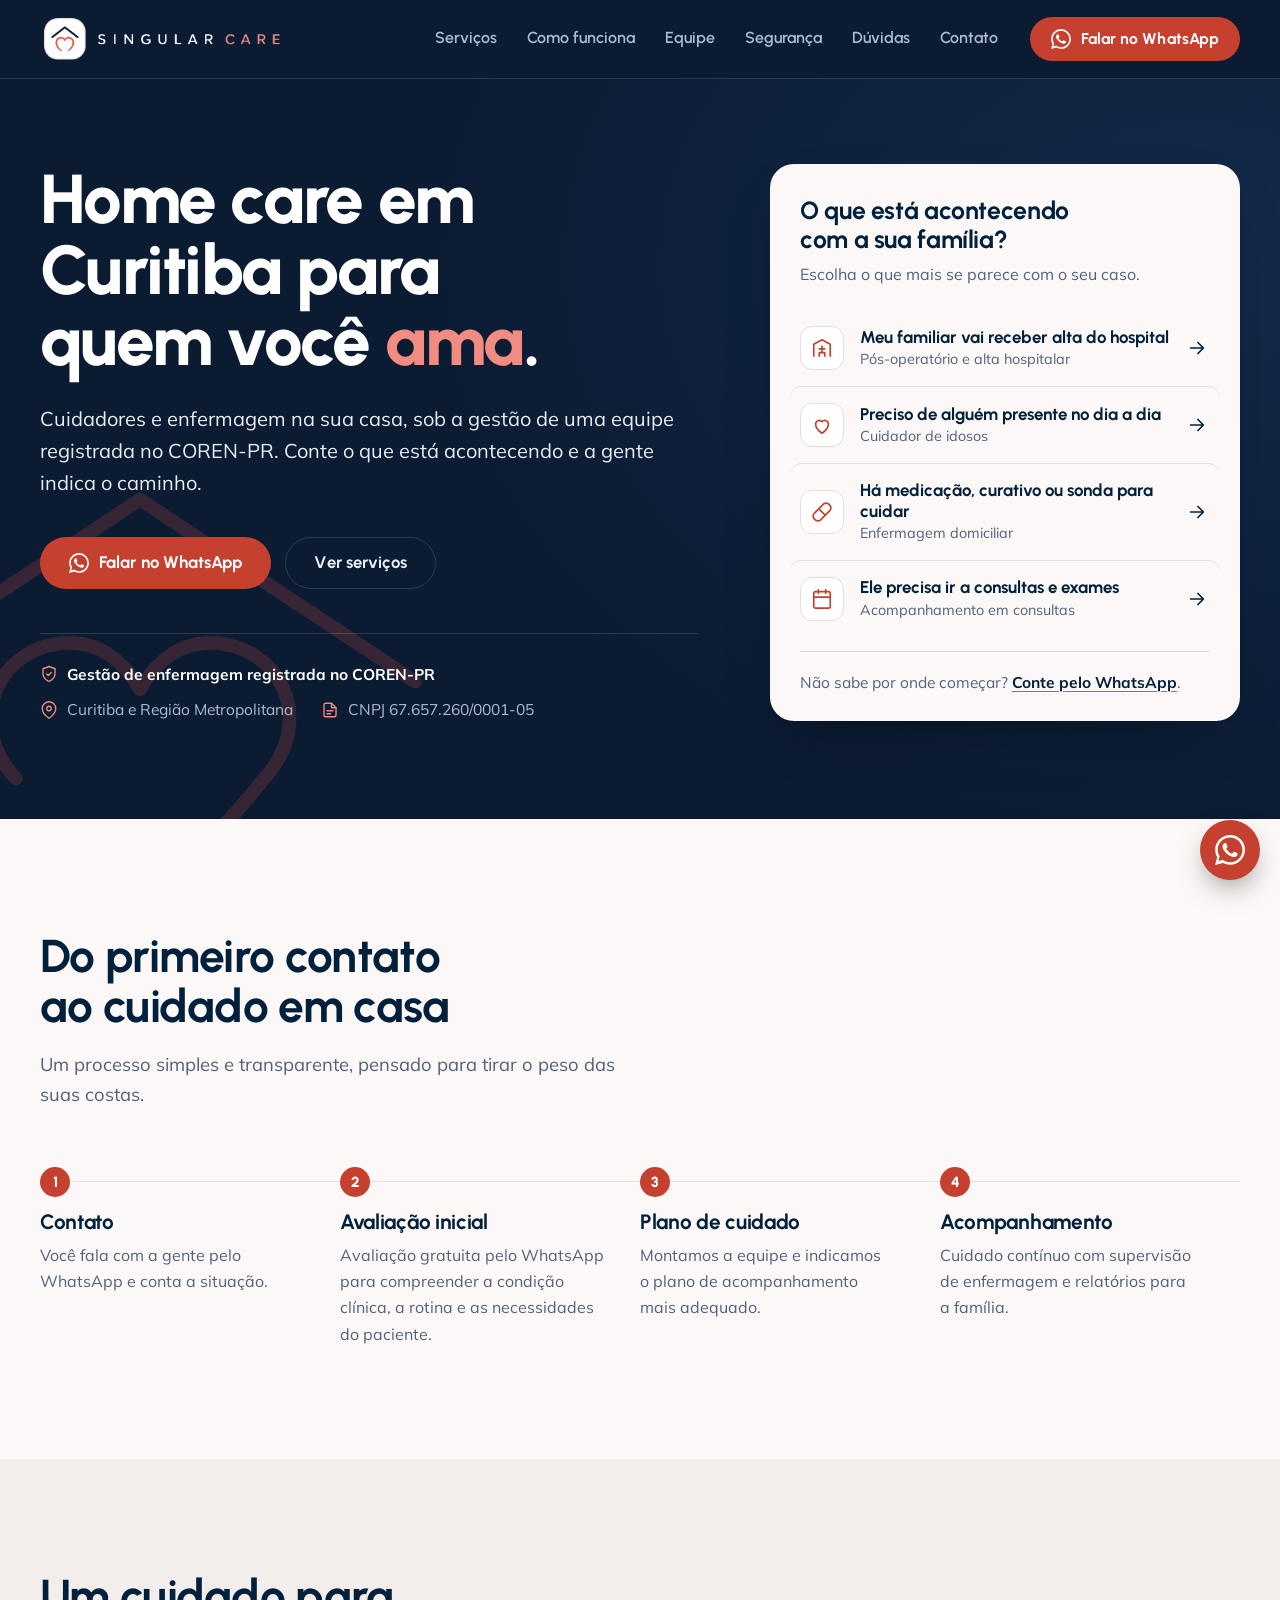
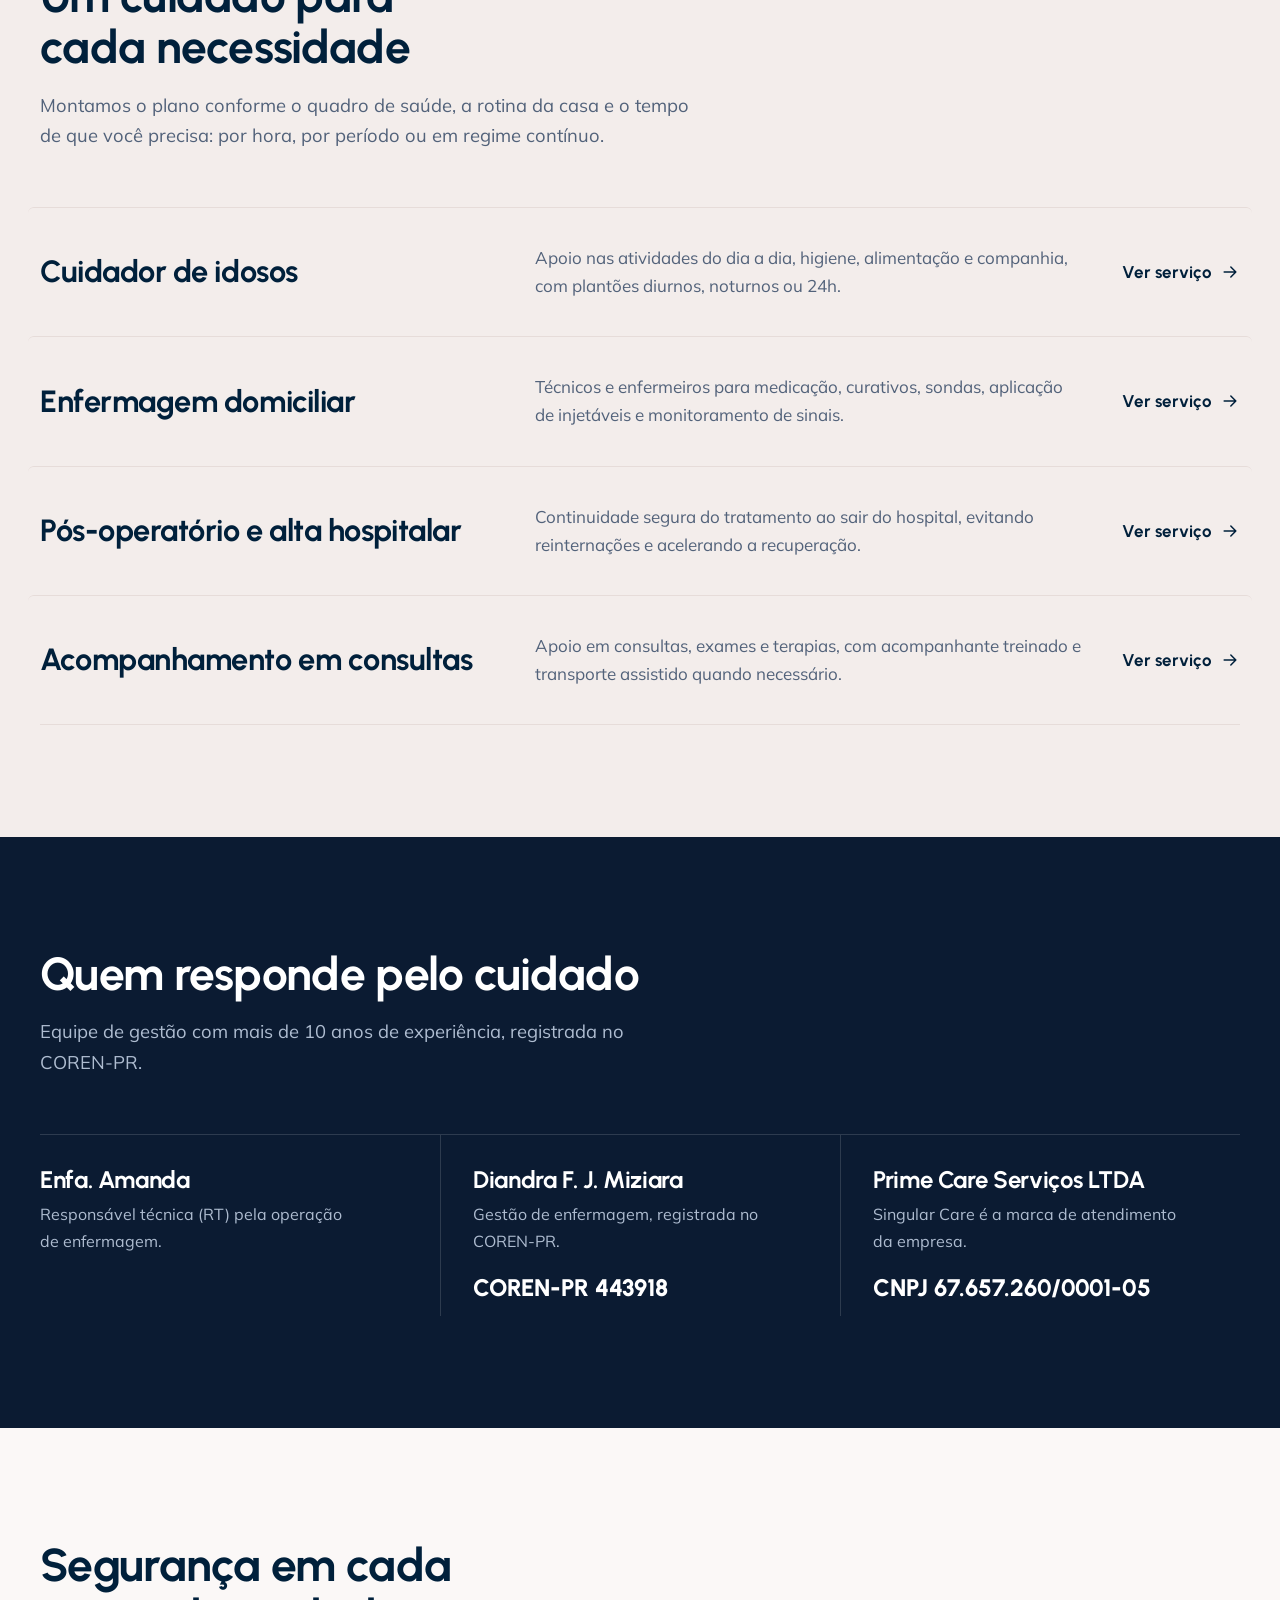
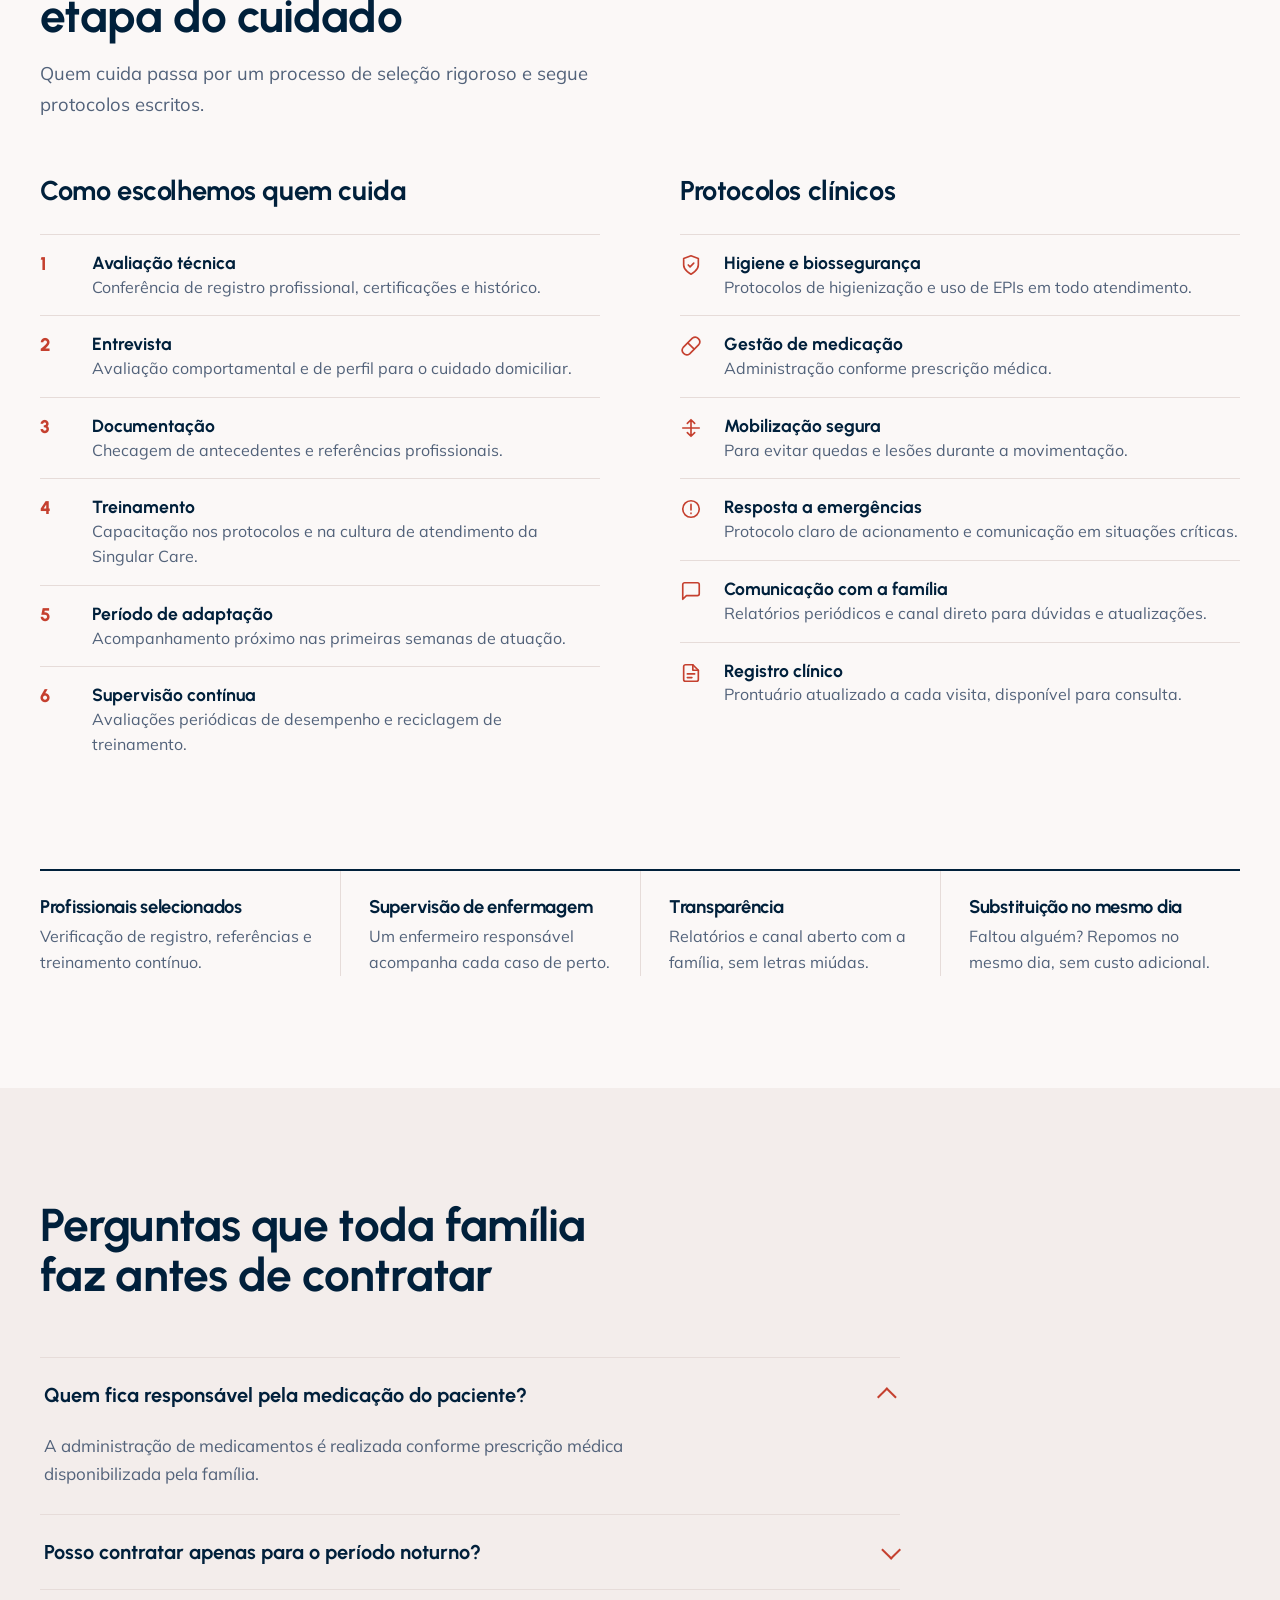
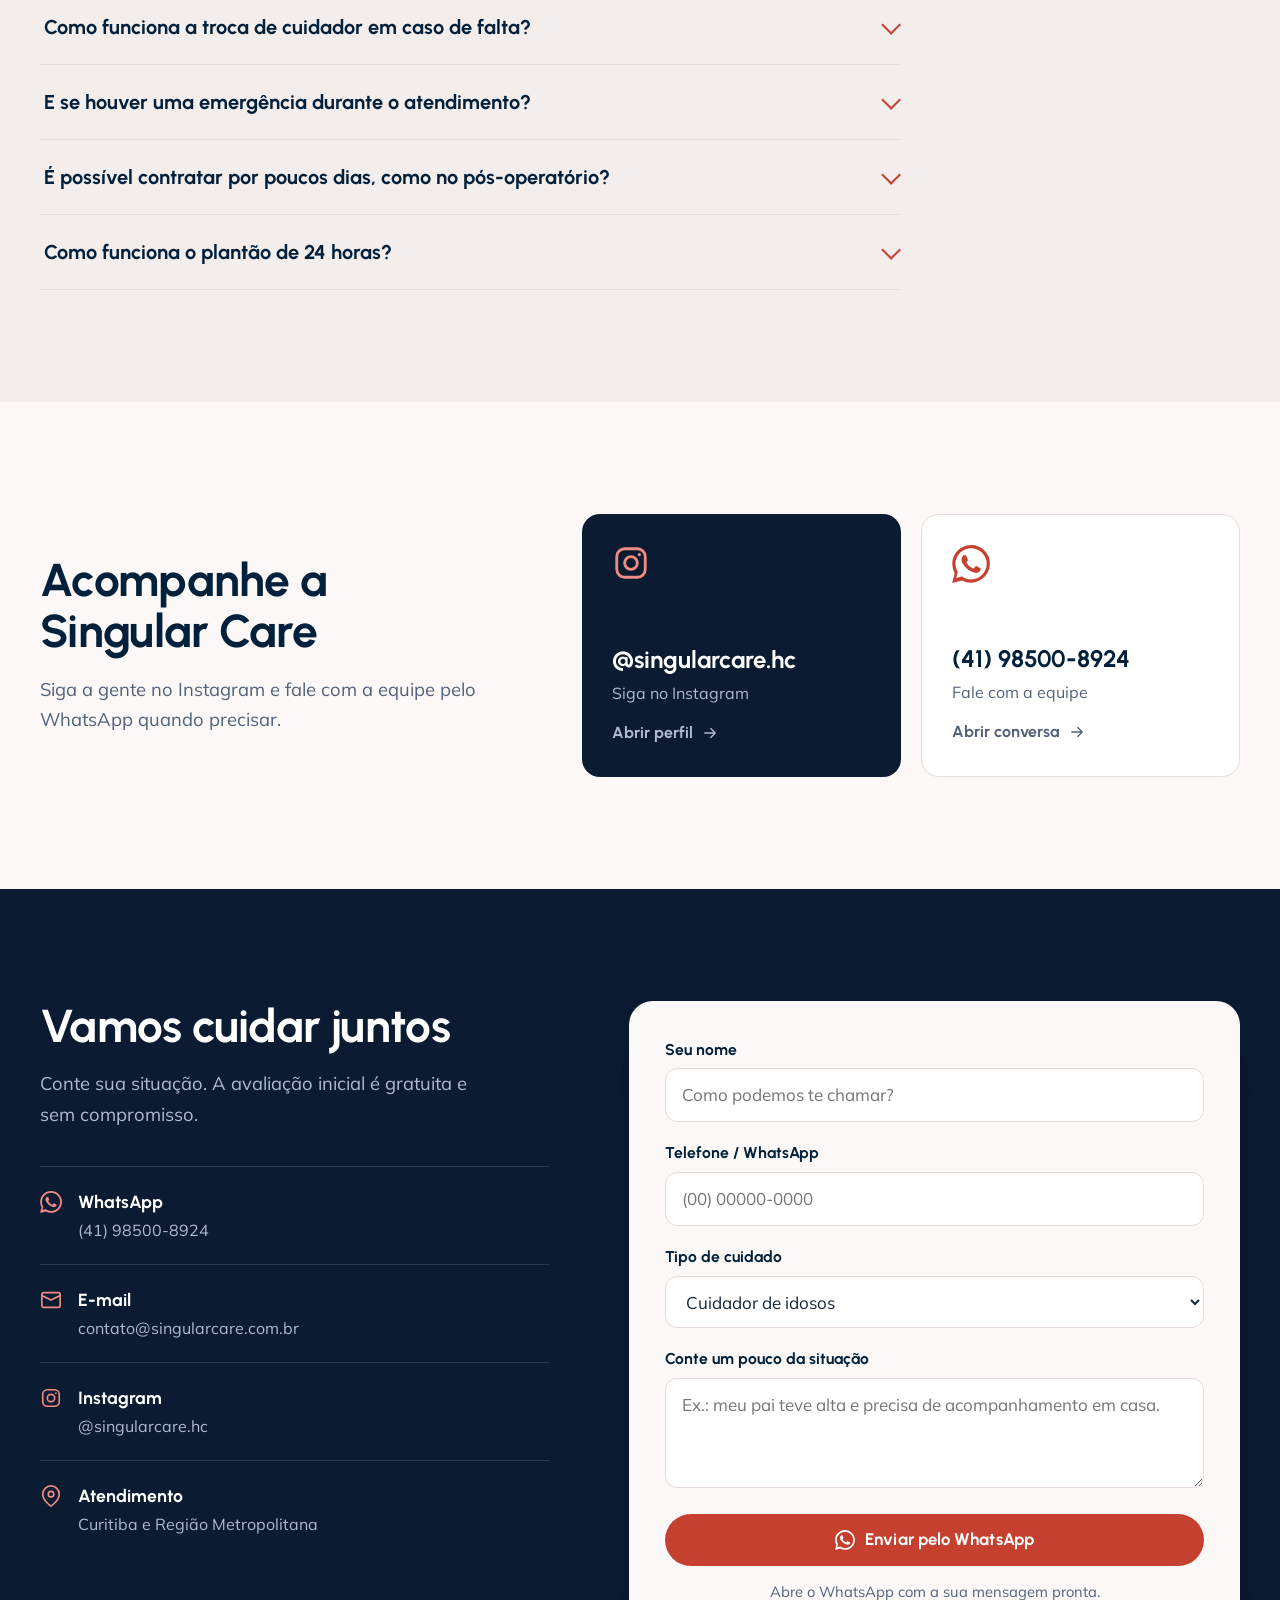
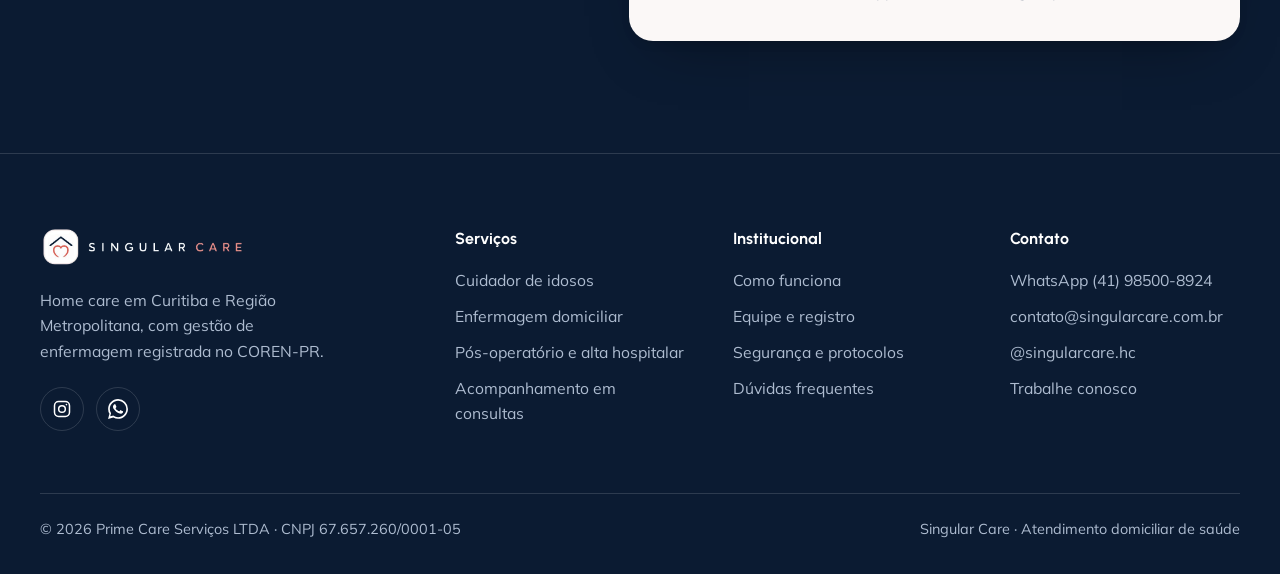
<file: v2/index.html>
<!DOCTYPE html>
<html lang="pt-BR">
<head>
<meta charset="utf-8">
<meta name="viewport" content="width=device-width, initial-scale=1">
<base href="/v2/">
<title>Home care em Curitiba | Singular Care</title>
<meta name="description" content="Home care em Curitiba e região: cuidador de idosos, enfermagem domiciliar, pós-operatório e acompanhamento em consultas, com gestão de enfermagem registrada no COREN-PR.">
<meta name="robots" content="noindex, nofollow">
<link rel="canonical" href="https://singularcare.com.br/v2/">
<meta name="theme-color" content="#0B1B32">
<meta name="format-detection" content="telephone=no">
<meta property="og:type" content="website">
<meta property="og:locale" content="pt_BR">
<meta property="og:site_name" content="Singular Care">
<meta property="og:title" content="Home care em Curitiba | Singular Care">
<meta property="og:description" content="Home care em Curitiba e região: cuidador de idosos, enfermagem domiciliar, pós-operatório e acompanhamento em consultas, com gestão de enfermagem registrada no COREN-PR.">
<meta property="og:url" content="https://singularcare.com.br/v2/">
<meta property="og:image" content="https://singularcare.com.br/v2/assets/og-image.png">
<meta property="og:image:width" content="1200">
<meta property="og:image:height" content="630">
<meta property="og:image:alt" content="Singular Care: home care em Curitiba">
<meta name="twitter:card" content="summary_large_image">
<meta name="twitter:title" content="Home care em Curitiba | Singular Care">
<meta name="twitter:description" content="Home care em Curitiba e região: cuidador de idosos, enfermagem domiciliar, pós-operatório e acompanhamento em consultas, com gestão de enfermagem registrada no COREN-PR.">
<meta name="twitter:image" content="https://singularcare.com.br/v2/assets/og-image.png">
<link rel="icon" href="favicon.ico" sizes="any">
<link rel="icon" type="image/png" sizes="32x32" href="favicon-32x32.png">
<link rel="icon" type="image/png" sizes="16x16" href="favicon-16x16.png">
<link rel="icon" type="image/png" sizes="192x192" href="favicon-192.png">
<link rel="apple-touch-icon" href="apple-touch-icon.png">
<link rel="manifest" href="site.webmanifest">
<link rel="preload" href="assets/fonts/urbanist-latin-wght-normal.woff2" as="font" type="font/woff2" crossorigin>
<link rel="preload" href="assets/fonts/mulish-latin-wght-normal.woff2" as="font" type="font/woff2" crossorigin>
<link rel="stylesheet" href="assets/style.css">
<script type="application/ld+json">{"@context":"https://schema.org","@graph":[{"@type":["MedicalBusiness","LocalBusiness"],"@id":"https://singularcare.com.br/v2/#organization","name":"Singular Care","legalName":"Prime Care Serviços LTDA","taxID":"67.657.260/0001-05","url":"https://singularcare.com.br/v2/","description":"Home care em Curitiba e região metropolitana: cuidadores de idosos, enfermagem domiciliar, pós-operatório e alta hospitalar e acompanhamento em consultas, com gestão de enfermagem registrada no COREN-PR.","logo":{"@type":"ImageObject","url":"https://singularcare.com.br/v2/favicon-512.png","width":512,"height":512},"image":"https://singularcare.com.br/v2/assets/og-image.png","telephone":"+55-41-98500-8924","email":"contato@singularcare.com.br","areaServed":[{"@type":"City","name":"Curitiba"},{"@type":"AdministrativeArea","name":"Região Metropolitana de Curitiba"}],"sameAs":["https://www.instagram.com/singularcare.hc/"],"contactPoint":{"@type":"ContactPoint","telephone":"+55-41-98500-8924","contactType":"customer service","availableLanguage":"pt-BR","url":"https://wa.me/5541985008924?text=Ol%C3%A1%21%20Vim%20pelo%20site%20da%20Singular%20Care."}},{"@type":"WebSite","@id":"https://singularcare.com.br/v2/#website","url":"https://singularcare.com.br/v2/","name":"Singular Care","inLanguage":"pt-BR","publisher":{"@id":"https://singularcare.com.br/v2/#organization"}},{"@type":"FAQPage","@id":"https://singularcare.com.br/v2/#faq","mainEntity":[{"@type":"Question","name":"Quem fica responsável pela medicação do paciente?","acceptedAnswer":{"@type":"Answer","text":"A administração de medicamentos é realizada conforme prescrição médica disponibilizada pela família."}},{"@type":"Question","name":"Posso contratar apenas para o período noturno?","acceptedAnswer":{"@type":"Answer","text":"Sim. Montamos escalas por turno (diurno, noturno ou 24h) de acordo com a necessidade da família."}},{"@type":"Question","name":"Como funciona a troca de cuidador em caso de falta?","acceptedAnswer":{"@type":"Answer","text":"Garantimos substituição no mesmo dia, sem custo adicional, para que o atendimento nunca fique descoberto."}},{"@type":"Question","name":"E se houver uma emergência durante o atendimento?","acceptedAnswer":{"@type":"Answer","text":"Seguimos um protocolo claro de acionamento: o profissional presente aciona a supervisão de enfermagem e, se necessário, o serviço de emergência, com comunicação imediata à família."}},{"@type":"Question","name":"É possível contratar por poucos dias, como no pós-operatório?","acceptedAnswer":{"@type":"Answer","text":"Sim, atendemos tanto contratos pontuais (recuperação, alta hospitalar) quanto acompanhamento contínuo de longo prazo."}},{"@type":"Question","name":"Como funciona o plantão de 24 horas?","acceptedAnswer":{"@type":"Answer","text":"Trabalhamos com equipes revezando em turnos, garantindo presença contínua sem perda de qualidade no cuidado."}}]},{"@type":"ItemList","@id":"https://singularcare.com.br/v2/#servicos","name":"Serviços da Singular Care","itemListElement":[{"@type":"ListItem","position":1,"item":{"@type":"Service","name":"Cuidador de idosos em domicílio","url":"https://singularcare.com.br/v2/servicos/cuidador-de-idosos.html","provider":{"@id":"https://singularcare.com.br/v2/#organization"},"areaServed":{"@type":"City","name":"Curitiba"}}},{"@type":"ListItem","position":2,"item":{"@type":"Service","name":"Enfermagem domiciliar (home care)","url":"https://singularcare.com.br/v2/servicos/enfermagem-domiciliar.html","provider":{"@id":"https://singularcare.com.br/v2/#organization"},"areaServed":{"@type":"City","name":"Curitiba"}}},{"@type":"ListItem","position":3,"item":{"@type":"Service","name":"Cuidado pós-operatório e de alta hospitalar em domicílio","url":"https://singularcare.com.br/v2/servicos/pos-operatorio-alta-hospitalar.html","provider":{"@id":"https://singularcare.com.br/v2/#organization"},"areaServed":{"@type":"City","name":"Curitiba"}}},{"@type":"ListItem","position":4,"item":{"@type":"Service","name":"Acompanhamento em consultas, exames e terapias","url":"https://singularcare.com.br/v2/servicos/acompanhamento-consultas.html","provider":{"@id":"https://singularcare.com.br/v2/#organization"},"areaServed":{"@type":"City","name":"Curitiba"}}}]}]}</script>
</head>
<body>
<a class="skip" href="#conteudo">Pular para o conteúdo</a>
<header class="top">
<div class="wrap nav">
<a class="brand" href="index.html" aria-label="Singular Care, página inicial"><img src="assets/logo-white.png" alt="Singular Care" width="244" height="50"></a>
<nav class="navlinks" id="navlinks" aria-label="Principal">
<a href="index.html#servicos">Serviços</a>
<a href="index.html#como">Como funciona</a>
<a href="index.html#equipe">Equipe</a>
<a href="index.html#seguranca">Segurança</a>
<a href="index.html#faq">Dúvidas</a>
<a href="index.html#contato">Contato</a>
<a class="btn btn-primary nav-wa" href="https://wa.me/5541985008924?text=Ol%C3%A1%21%20Vim%20pelo%20site%20da%20Singular%20Care." target="_blank" rel="noopener"><svg viewBox="0 0 24 24" fill="currentColor" aria-hidden="true"><path d="M.057 24l1.687-6.163a11.867 11.867 0 01-1.587-5.946C.16 5.335 5.495 0 12.05 0a11.817 11.817 0 018.413 3.488 11.824 11.824 0 013.48 8.414c-.003 6.557-5.338 11.892-11.893 11.892a11.9 11.9 0 01-5.688-1.448L.057 24zm6.597-3.807c1.676.995 3.276 1.591 5.392 1.592 5.448 0 9.886-4.434 9.889-9.885.002-5.462-4.415-9.89-9.881-9.892-5.452 0-9.887 4.434-9.889 9.884a9.86 9.86 0 001.51 5.26l-.999 3.648 3.978-1.043zm11.387-5.464c-.074-.124-.272-.198-.57-.347-.297-.149-1.758-.868-2.031-.967-.272-.099-.47-.149-.669.149-.198.297-.768.967-.941 1.165-.173.198-.347.223-.644.074-.297-.149-1.255-.462-2.39-1.475-.883-.788-1.48-1.761-1.653-2.059-.173-.297-.018-.458.13-.606.134-.133.297-.347.446-.521.151-.172.2-.296.3-.495.099-.198.05-.372-.025-.521-.075-.148-.669-1.611-.916-2.206-.242-.579-.487-.501-.669-.51l-.57-.01c-.198 0-.52.074-.792.372s-1.04 1.016-1.04 2.479 1.065 2.876 1.213 3.074c.149.198 2.095 3.2 5.076 4.487.709.306 1.263.489 1.694.626.712.226 1.36.194 1.872.118.571-.085 1.758-.719 2.006-1.413.248-.695.248-1.29.173-1.414z"/></svg>Falar no WhatsApp</a>
</nav>
<a class="btn btn-primary btn-sm" href="https://wa.me/5541985008924?text=Ol%C3%A1%21%20Vim%20pelo%20site%20da%20Singular%20Care." target="_blank" rel="noopener"><svg viewBox="0 0 24 24" fill="currentColor" aria-hidden="true"><path d="M.057 24l1.687-6.163a11.867 11.867 0 01-1.587-5.946C.16 5.335 5.495 0 12.05 0a11.817 11.817 0 018.413 3.488 11.824 11.824 0 013.48 8.414c-.003 6.557-5.338 11.892-11.893 11.892a11.9 11.9 0 01-5.688-1.448L.057 24zm6.597-3.807c1.676.995 3.276 1.591 5.392 1.592 5.448 0 9.886-4.434 9.889-9.885.002-5.462-4.415-9.89-9.881-9.892-5.452 0-9.887 4.434-9.889 9.884a9.86 9.86 0 001.51 5.26l-.999 3.648 3.978-1.043zm11.387-5.464c-.074-.124-.272-.198-.57-.347-.297-.149-1.758-.868-2.031-.967-.272-.099-.47-.149-.669.149-.198.297-.768.967-.941 1.165-.173.198-.347.223-.644.074-.297-.149-1.255-.462-2.39-1.475-.883-.788-1.48-1.761-1.653-2.059-.173-.297-.018-.458.13-.606.134-.133.297-.347.446-.521.151-.172.2-.296.3-.495.099-.198.05-.372-.025-.521-.075-.148-.669-1.611-.916-2.206-.242-.579-.487-.501-.669-.51l-.57-.01c-.198 0-.52.074-.792.372s-1.04 1.016-1.04 2.479 1.065 2.876 1.213 3.074c.149.198 2.095 3.2 5.076 4.487.709.306 1.263.489 1.694.626.712.226 1.36.194 1.872.118.571-.085 1.758-.719 2.006-1.413.248-.695.248-1.29.173-1.414z"/></svg>Falar no WhatsApp</a>
<button class="menu-toggle" id="menuToggle" type="button" aria-label="Abrir menu" aria-expanded="false" aria-controls="navlinks"><svg viewBox="0 0 24 24" fill="none" stroke="currentColor" stroke-width="1.8" stroke-linecap="round" stroke-linejoin="round" aria-hidden="true" class="icon-burger"><path d="M4 7h16M4 12h16M4 17h16"/></svg><svg viewBox="0 0 24 24" fill="none" stroke="currentColor" stroke-width="1.8" stroke-linecap="round" stroke-linejoin="round" aria-hidden="true" class="icon-close"><path d="M6 6l12 12M18 6L6 18"/></svg></button>
</div>
</header>
<main id="conteudo">
<section class="hero" aria-labelledby="h1">
<svg class="motif" viewBox="0 0 320 300" fill="none" stroke="currentColor" stroke-width="7" stroke-linecap="round" stroke-linejoin="round" aria-hidden="true"><path pathLength="1" d="M18 118L160 24l142 94"/><path pathLength="1" d="M96 168c-28-30-8-70 28-70 16 0 28 10 36 24 8-14 20-24 36-24 36 0 56 40 28 70-12 16-34 38-64 70-8-10-22-26-36-42"/></svg>
<div class="wrap hero-grid">
<div>
<h1 id="h1" class="rise">Home care em Curitiba para quem você <em>ama</em>.</h1>
<p class="lead rise">Cuidadores e enfermagem na sua casa, sob a gestão de uma equipe registrada no COREN-PR. Conte o que está acontecendo e a gente indica o caminho.</p>
<div class="hero-cta rise">
<a class="btn btn-primary" href="https://wa.me/5541985008924?text=Ol%C3%A1%21%20Vim%20pelo%20site%20da%20Singular%20Care." target="_blank" rel="noopener"><svg viewBox="0 0 24 24" fill="currentColor" aria-hidden="true"><path d="M.057 24l1.687-6.163a11.867 11.867 0 01-1.587-5.946C.16 5.335 5.495 0 12.05 0a11.817 11.817 0 018.413 3.488 11.824 11.824 0 013.48 8.414c-.003 6.557-5.338 11.892-11.893 11.892a11.9 11.9 0 01-5.688-1.448L.057 24zm6.597-3.807c1.676.995 3.276 1.591 5.392 1.592 5.448 0 9.886-4.434 9.889-9.885.002-5.462-4.415-9.89-9.881-9.892-5.452 0-9.887 4.434-9.889 9.884a9.86 9.86 0 001.51 5.26l-.999 3.648 3.978-1.043zm11.387-5.464c-.074-.124-.272-.198-.57-.347-.297-.149-1.758-.868-2.031-.967-.272-.099-.47-.149-.669.149-.198.297-.768.967-.941 1.165-.173.198-.347.223-.644.074-.297-.149-1.255-.462-2.39-1.475-.883-.788-1.48-1.761-1.653-2.059-.173-.297-.018-.458.13-.606.134-.133.297-.347.446-.521.151-.172.2-.296.3-.495.099-.198.05-.372-.025-.521-.075-.148-.669-1.611-.916-2.206-.242-.579-.487-.501-.669-.51l-.57-.01c-.198 0-.52.074-.792.372s-1.04 1.016-1.04 2.479 1.065 2.876 1.213 3.074c.149.198 2.095 3.2 5.076 4.487.709.306 1.263.489 1.694.626.712.226 1.36.194 1.872.118.571-.085 1.758-.719 2.006-1.413.248-.695.248-1.29.173-1.414z"/></svg>Falar no WhatsApp</a>
<a class="btn btn-ghost" href="#servicos">Ver serviços</a>
</div>
<div class="creds rise">
<span><svg viewBox="0 0 24 24" fill="none" stroke="currentColor" stroke-width="1.8" stroke-linecap="round" stroke-linejoin="round" aria-hidden="true" ><path d="M12 22s8-4 8-10V5l-8-3-8 3v7c0 6 8 10 8 10z"/><path d="M9 12l2 2 4-4"/></svg><b>Gestão de enfermagem registrada no COREN-PR</b></span>
<span><svg viewBox="0 0 24 24" fill="none" stroke="currentColor" stroke-width="1.8" stroke-linecap="round" stroke-linejoin="round" aria-hidden="true" ><path d="M21 10c0 7-9 13-9 13s-9-6-9-13a9 9 0 0118 0z"/><circle cx="12" cy="10" r="3"/></svg>Curitiba e Região Metropolitana</span>
<span><svg viewBox="0 0 24 24" fill="none" stroke="currentColor" stroke-width="1.8" stroke-linecap="round" stroke-linejoin="round" aria-hidden="true" ><path d="M14 3H6a2 2 0 00-2 2v14a2 2 0 002 2h12a2 2 0 002-2V9z"/><path d="M14 3v6h6M8 13h8M8 17h5"/></svg>CNPJ 67.657.260/0001-05</span>
</div>
</div>
<div class="finder" aria-labelledby="finder-h">
<h2 id="finder-h">O que está acontecendo com a sua família?</h2>
<p class="sub">Escolha o que mais se parece com o seu caso.</p>
<ul class="sits"><li><a class="sit" href="servicos/pos-operatorio-alta-hospitalar.html"><span class="ic"><svg viewBox="0 0 24 24" fill="none" stroke="currentColor" stroke-width="1.8" stroke-linecap="round" stroke-linejoin="round" aria-hidden="true" ><path d="M3 21V8l9-5 9 5v13"/><path d="M12 10v6M9 13h6"/><path d="M9 21v-4h6v4"/></svg></span><span><strong>Meu familiar vai receber alta do hospital</strong><small>Pós-operatório e alta hospitalar</small></span><span class="go"><svg viewBox="0 0 24 24" fill="none" stroke="currentColor" stroke-width="1.8" stroke-linecap="round" stroke-linejoin="round" aria-hidden="true" ><path d="M5 12h14M13 6l6 6-6 6"/></svg></span></a></li><li><a class="sit" href="servicos/cuidador-de-idosos.html"><span class="ic"><svg viewBox="0 0 24 24" fill="none" stroke="currentColor" stroke-width="1.8" stroke-linecap="round" stroke-linejoin="round" aria-hidden="true" ><path d="M12 21s-7-4.5-7-10a4 4 0 017-2.6A4 4 0 0119 11c0 5.5-7 10-7 10z"/></svg></span><span><strong>Preciso de alguém presente no dia a dia</strong><small>Cuidador de idosos</small></span><span class="go"><svg viewBox="0 0 24 24" fill="none" stroke="currentColor" stroke-width="1.8" stroke-linecap="round" stroke-linejoin="round" aria-hidden="true" ><path d="M5 12h14M13 6l6 6-6 6"/></svg></span></a></li><li><a class="sit" href="servicos/enfermagem-domiciliar.html"><span class="ic"><svg viewBox="0 0 24 24" fill="none" stroke="currentColor" stroke-width="1.8" stroke-linecap="round" stroke-linejoin="round" aria-hidden="true" ><path d="M10.5 20.5a5 5 0 01-7-7l10-10a5 5 0 017 7z"/><path d="M8.5 8.5l7 7"/></svg></span><span><strong>Há medicação, curativo ou sonda para cuidar</strong><small>Enfermagem domiciliar</small></span><span class="go"><svg viewBox="0 0 24 24" fill="none" stroke="currentColor" stroke-width="1.8" stroke-linecap="round" stroke-linejoin="round" aria-hidden="true" ><path d="M5 12h14M13 6l6 6-6 6"/></svg></span></a></li><li><a class="sit" href="servicos/acompanhamento-consultas.html"><span class="ic"><svg viewBox="0 0 24 24" fill="none" stroke="currentColor" stroke-width="1.8" stroke-linecap="round" stroke-linejoin="round" aria-hidden="true" ><rect x="3" y="4" width="18" height="18" rx="2"/><path d="M16 2v4M8 2v4M3 10h18"/></svg></span><span><strong>Ele precisa ir a consultas e exames</strong><small>Acompanhamento em consultas</small></span><span class="go"><svg viewBox="0 0 24 24" fill="none" stroke="currentColor" stroke-width="1.8" stroke-linecap="round" stroke-linejoin="round" aria-hidden="true" ><path d="M5 12h14M13 6l6 6-6 6"/></svg></span></a></li></ul>
<p class="finder-foot">Não sabe por onde começar? <a href="https://wa.me/5541985008924?text=Ol%C3%A1%21%20Vim%20pelo%20site%20da%20Singular%20Care." target="_blank" rel="noopener">Conte pelo WhatsApp</a>.</p>
</div>
</div>
</section>

<section class="sec" id="como" aria-labelledby="como-h">
<div class="wrap">
<div class="sec-head reveal"><h2 id="como-h">Do primeiro contato ao cuidado em casa</h2><p>Um processo simples e transparente, pensado para tirar o peso das suas costas.</p></div>
<ol class="steps"><li class="reveal"><h3>Contato</h3><p>Você fala com a gente pelo WhatsApp e conta a situação.</p></li><li class="reveal"><h3>Avaliação inicial</h3><p>Avaliação gratuita pelo WhatsApp para compreender a condição clínica, a rotina e as necessidades do paciente.</p></li><li class="reveal"><h3>Plano de cuidado</h3><p>Montamos a equipe e indicamos o plano de acompanhamento mais adequado.</p></li><li class="reveal"><h3>Acompanhamento</h3><p>Cuidado contínuo com supervisão de enfermagem e relatórios para a família.</p></li></ol>
</div>
</section>

<section class="sec alt" id="servicos" aria-labelledby="serv-h">
<div class="wrap">
<div class="sec-head reveal"><h2 id="serv-h">Um cuidado para cada necessidade</h2><p>Montamos o plano conforme o quadro de saúde, a rotina da casa e o tempo de que você precisa: por hora, por período ou em regime contínuo.</p></div>
<ul class="svc-list"><li><a class="svc reveal" href="servicos/cuidador-de-idosos.html"><h3>Cuidador de idosos</h3><p>Apoio nas atividades do dia a dia, higiene, alimentação e companhia, com plantões diurnos, noturnos ou 24h.</p><span class="more">Ver serviço<svg viewBox="0 0 24 24" fill="none" stroke="currentColor" stroke-width="1.8" stroke-linecap="round" stroke-linejoin="round" aria-hidden="true" ><path d="M5 12h14M13 6l6 6-6 6"/></svg></span></a></li><li><a class="svc reveal" href="servicos/enfermagem-domiciliar.html"><h3>Enfermagem domiciliar</h3><p>Técnicos e enfermeiros para medicação, curativos, sondas, aplicação de injetáveis e monitoramento de sinais.</p><span class="more">Ver serviço<svg viewBox="0 0 24 24" fill="none" stroke="currentColor" stroke-width="1.8" stroke-linecap="round" stroke-linejoin="round" aria-hidden="true" ><path d="M5 12h14M13 6l6 6-6 6"/></svg></span></a></li><li><a class="svc reveal" href="servicos/pos-operatorio-alta-hospitalar.html"><h3>Pós-operatório e alta hospitalar</h3><p>Continuidade segura do tratamento ao sair do hospital, evitando reinternações e acelerando a recuperação.</p><span class="more">Ver serviço<svg viewBox="0 0 24 24" fill="none" stroke="currentColor" stroke-width="1.8" stroke-linecap="round" stroke-linejoin="round" aria-hidden="true" ><path d="M5 12h14M13 6l6 6-6 6"/></svg></span></a></li><li><a class="svc reveal" href="servicos/acompanhamento-consultas.html"><h3>Acompanhamento em consultas</h3><p>Apoio em consultas, exames e terapias, com acompanhante treinado e transporte assistido quando necessário.</p><span class="more">Ver serviço<svg viewBox="0 0 24 24" fill="none" stroke="currentColor" stroke-width="1.8" stroke-linecap="round" stroke-linejoin="round" aria-hidden="true" ><path d="M5 12h14M13 6l6 6-6 6"/></svg></span></a></li></ul>
</div>
</section>

<section class="sec band" id="equipe" aria-labelledby="eq-h">
<div class="wrap">
<div class="sec-head reveal"><h2 id="eq-h">Quem responde pelo cuidado</h2><p>Equipe de gestão com mais de 10 anos de experiência, registrada no COREN-PR.</p></div>
<div class="people reveal">
<div class="person"><h3>Enfª. Amanda</h3><p>Responsável técnica (RT) pela operação de enfermagem.</p></div>
<div class="person"><h3>Diandra F. J. Miziara</h3><p>Gestão de enfermagem, registrada no COREN-PR.</p><span class="reg">COREN-PR 443918</span></div>
<div class="person"><h3>Prime Care Serviços LTDA</h3><p>Singular Care é a marca de atendimento da empresa.</p><span class="reg">CNPJ 67.657.260/0001-05</span></div>
</div>
</div>
</section>

<section class="sec" id="seguranca" aria-labelledby="seg-h">
<div class="wrap">
<div class="sec-head reveal"><h2 id="seg-h">Segurança em cada etapa do cuidado</h2><p>Quem cuida passa por um processo de seleção rigoroso e segue protocolos escritos.</p></div>
<div class="two reveal">
<div><h3>Como escolhemos quem cuida</h3><ol class="sel"><li><span><b>Avaliação técnica</b><span>Conferência de registro profissional, certificações e histórico.</span></span></li><li><span><b>Entrevista</b><span>Avaliação comportamental e de perfil para o cuidado domiciliar.</span></span></li><li><span><b>Documentação</b><span>Checagem de antecedentes e referências profissionais.</span></span></li><li><span><b>Treinamento</b><span>Capacitação nos protocolos e na cultura de atendimento da Singular Care.</span></span></li><li><span><b>Período de adaptação</b><span>Acompanhamento próximo nas primeiras semanas de atuação.</span></span></li><li><span><b>Supervisão contínua</b><span>Avaliações periódicas de desempenho e reciclagem de treinamento.</span></span></li></ol></div>
<div><h3>Protocolos clínicos</h3><ul class="proto"><li><svg viewBox="0 0 24 24" fill="none" stroke="currentColor" stroke-width="1.8" stroke-linecap="round" stroke-linejoin="round" aria-hidden="true" ><path d="M12 22s8-4 8-10V5l-8-3-8 3v7c0 6 8 10 8 10z"/><path d="M9 12l2 2 4-4"/></svg><span><b>Higiene e biossegurança</b><span>Protocolos de higienização e uso de EPIs em todo atendimento.</span></span></li><li><svg viewBox="0 0 24 24" fill="none" stroke="currentColor" stroke-width="1.8" stroke-linecap="round" stroke-linejoin="round" aria-hidden="true" ><path d="M10.5 20.5a5 5 0 01-7-7l10-10a5 5 0 017 7z"/><path d="M8.5 8.5l7 7"/></svg><span><b>Gestão de medicação</b><span>Administração conforme prescrição médica.</span></span></li><li><svg viewBox="0 0 24 24" fill="none" stroke="currentColor" stroke-width="1.8" stroke-linecap="round" stroke-linejoin="round" aria-hidden="true" ><path d="M12 3v18M3 12h18M8 7l4-4 4 4M8 17l4 4 4-4"/></svg><span><b>Mobilização segura</b><span>Para evitar quedas e lesões durante a movimentação.</span></span></li><li><svg viewBox="0 0 24 24" fill="none" stroke="currentColor" stroke-width="1.8" stroke-linecap="round" stroke-linejoin="round" aria-hidden="true" ><circle cx="12" cy="12" r="9"/><path d="M12 7v6M12 16.5v.5"/></svg><span><b>Resposta a emergências</b><span>Protocolo claro de acionamento e comunicação em situações críticas.</span></span></li><li><svg viewBox="0 0 24 24" fill="none" stroke="currentColor" stroke-width="1.8" stroke-linecap="round" stroke-linejoin="round" aria-hidden="true" ><path d="M21 15a2 2 0 01-2 2H7l-4 4V5a2 2 0 012-2h14a2 2 0 012 2z"/></svg><span><b>Comunicação com a família</b><span>Relatórios periódicos e canal direto para dúvidas e atualizações.</span></span></li><li><svg viewBox="0 0 24 24" fill="none" stroke="currentColor" stroke-width="1.8" stroke-linecap="round" stroke-linejoin="round" aria-hidden="true" ><path d="M14 3H6a2 2 0 00-2 2v14a2 2 0 002 2h12a2 2 0 002-2V9z"/><path d="M14 3v6h6M8 13h8M8 17h5"/></svg><span><b>Registro clínico</b><span>Prontuário atualizado a cada visita, disponível para consulta.</span></span></li></ul></div>
</div>
<div class="commit reveal"><div><h4>Profissionais selecionados</h4><p>Verificação de registro, referências e treinamento contínuo.</p></div><div><h4>Supervisão de enfermagem</h4><p>Um enfermeiro responsável acompanha cada caso de perto.</p></div><div><h4>Transparência</h4><p>Relatórios e canal aberto com a família, sem letras miúdas.</p></div><div><h4>Substituição no mesmo dia</h4><p>Faltou alguém? Repomos no mesmo dia, sem custo adicional.</p></div></div>
</div>
</section>

<section class="sec alt" id="faq" aria-labelledby="faq-h">
<div class="wrap">
<div class="sec-head reveal"><h2 id="faq-h">Perguntas que toda família faz antes de contratar</h2></div>
<div class="faq reveal"><details open><summary>Quem fica responsável pela medicação do paciente?</summary><p>A administração de medicamentos é realizada conforme prescrição médica disponibilizada pela família.</p></details>
<details><summary>Posso contratar apenas para o período noturno?</summary><p>Sim. Montamos escalas por turno (diurno, noturno ou 24h) de acordo com a necessidade da família.</p></details>
<details><summary>Como funciona a troca de cuidador em caso de falta?</summary><p>Garantimos substituição no mesmo dia, sem custo adicional, para que o atendimento nunca fique descoberto.</p></details>
<details><summary>E se houver uma emergência durante o atendimento?</summary><p>Seguimos um protocolo claro de acionamento: o profissional presente aciona a supervisão de enfermagem e, se necessário, o serviço de emergência, com comunicação imediata à família.</p></details>
<details><summary>É possível contratar por poucos dias, como no pós-operatório?</summary><p>Sim, atendemos tanto contratos pontuais (recuperação, alta hospitalar) quanto acompanhamento contínuo de longo prazo.</p></details>
<details><summary>Como funciona o plantão de 24 horas?</summary><p>Trabalhamos com equipes revezando em turnos, garantindo presença contínua sem perda de qualidade no cuidado.</p></details>
</div>
</div>
</section>

<section class="sec" id="redes" aria-labelledby="redes-h">
<div class="wrap social-grid">
<div class="reveal"><h2 id="redes-h">Acompanhe a Singular Care</h2><p>Siga a gente no Instagram e fale com a equipe pelo WhatsApp quando precisar.</p></div>
<div class="tiles reveal">
<a class="tile tile-ig" href="https://www.instagram.com/singularcare.hc/" target="_blank" rel="noopener"><svg class="net" viewBox="0 0 24 24" fill="none" stroke="currentColor" stroke-width="1.8" stroke-linecap="round" stroke-linejoin="round" aria-hidden="true" ><rect x="3" y="3" width="18" height="18" rx="5"/><circle cx="12" cy="12" r="4"/><circle cx="17.3" cy="6.7" r="1" fill="currentColor" stroke="none"/></svg><span><b>@singularcare.hc</b><span>Siga no Instagram</span><span class="arrow">Abrir perfil<svg viewBox="0 0 24 24" fill="none" stroke="currentColor" stroke-width="1.8" stroke-linecap="round" stroke-linejoin="round" aria-hidden="true" ><path d="M5 12h14M13 6l6 6-6 6"/></svg></span></span></a>
<a class="tile tile-wa" href="https://wa.me/5541985008924?text=Ol%C3%A1%21%20Vim%20pelo%20site%20da%20Singular%20Care." target="_blank" rel="noopener"><svg class="net" viewBox="0 0 24 24" fill="currentColor" aria-hidden="true"><path d="M.057 24l1.687-6.163a11.867 11.867 0 01-1.587-5.946C.16 5.335 5.495 0 12.05 0a11.817 11.817 0 018.413 3.488 11.824 11.824 0 013.48 8.414c-.003 6.557-5.338 11.892-11.893 11.892a11.9 11.9 0 01-5.688-1.448L.057 24zm6.597-3.807c1.676.995 3.276 1.591 5.392 1.592 5.448 0 9.886-4.434 9.889-9.885.002-5.462-4.415-9.89-9.881-9.892-5.452 0-9.887 4.434-9.889 9.884a9.86 9.86 0 001.51 5.26l-.999 3.648 3.978-1.043zm11.387-5.464c-.074-.124-.272-.198-.57-.347-.297-.149-1.758-.868-2.031-.967-.272-.099-.47-.149-.669.149-.198.297-.768.967-.941 1.165-.173.198-.347.223-.644.074-.297-.149-1.255-.462-2.39-1.475-.883-.788-1.48-1.761-1.653-2.059-.173-.297-.018-.458.13-.606.134-.133.297-.347.446-.521.151-.172.2-.296.3-.495.099-.198.05-.372-.025-.521-.075-.148-.669-1.611-.916-2.206-.242-.579-.487-.501-.669-.51l-.57-.01c-.198 0-.52.074-.792.372s-1.04 1.016-1.04 2.479 1.065 2.876 1.213 3.074c.149.198 2.095 3.2 5.076 4.487.709.306 1.263.489 1.694.626.712.226 1.36.194 1.872.118.571-.085 1.758-.719 2.006-1.413.248-.695.248-1.29.173-1.414z"/></svg><span><b>(41) 98500-8924</b><span>Fale com a equipe</span><span class="arrow">Abrir conversa<svg viewBox="0 0 24 24" fill="none" stroke="currentColor" stroke-width="1.8" stroke-linecap="round" stroke-linejoin="round" aria-hidden="true" ><path d="M5 12h14M13 6l6 6-6 6"/></svg></span></span></a>
</div>
</div>
</section>

<section class="sec band" id="contato" aria-labelledby="ct-h">
<div class="wrap contact-grid">
<div class="reveal">
<h2 id="ct-h">Vamos cuidar juntos</h2>
<p class="sub">Conte sua situação. A avaliação inicial é gratuita e sem compromisso.</p>
<div class="clines">
<a class="cline" href="https://wa.me/5541985008924?text=Ol%C3%A1%21%20Vim%20pelo%20site%20da%20Singular%20Care." target="_blank" rel="noopener"><svg viewBox="0 0 24 24" fill="currentColor" aria-hidden="true"><path d="M.057 24l1.687-6.163a11.867 11.867 0 01-1.587-5.946C.16 5.335 5.495 0 12.05 0a11.817 11.817 0 018.413 3.488 11.824 11.824 0 013.48 8.414c-.003 6.557-5.338 11.892-11.893 11.892a11.9 11.9 0 01-5.688-1.448L.057 24zm6.597-3.807c1.676.995 3.276 1.591 5.392 1.592 5.448 0 9.886-4.434 9.889-9.885.002-5.462-4.415-9.89-9.881-9.892-5.452 0-9.887 4.434-9.889 9.884a9.86 9.86 0 001.51 5.26l-.999 3.648 3.978-1.043zm11.387-5.464c-.074-.124-.272-.198-.57-.347-.297-.149-1.758-.868-2.031-.967-.272-.099-.47-.149-.669.149-.198.297-.768.967-.941 1.165-.173.198-.347.223-.644.074-.297-.149-1.255-.462-2.39-1.475-.883-.788-1.48-1.761-1.653-2.059-.173-.297-.018-.458.13-.606.134-.133.297-.347.446-.521.151-.172.2-.296.3-.495.099-.198.05-.372-.025-.521-.075-.148-.669-1.611-.916-2.206-.242-.579-.487-.501-.669-.51l-.57-.01c-.198 0-.52.074-.792.372s-1.04 1.016-1.04 2.479 1.065 2.876 1.213 3.074c.149.198 2.095 3.2 5.076 4.487.709.306 1.263.489 1.694.626.712.226 1.36.194 1.872.118.571-.085 1.758-.719 2.006-1.413.248-.695.248-1.29.173-1.414z"/></svg><span><b>WhatsApp</b><small>(41) 98500-8924</small></span></a>
<a class="cline" href="mailto:contato@singularcare.com.br"><svg viewBox="0 0 24 24" fill="none" stroke="currentColor" stroke-width="1.8" stroke-linecap="round" stroke-linejoin="round" aria-hidden="true" ><rect x="2" y="4" width="20" height="16" rx="2"/><path d="M22 7l-10 5L2 7"/></svg><span><b>E-mail</b><small>contato@singularcare.com.br</small></span></a>
<a class="cline" href="https://www.instagram.com/singularcare.hc/" target="_blank" rel="noopener"><svg viewBox="0 0 24 24" fill="none" stroke="currentColor" stroke-width="1.8" stroke-linecap="round" stroke-linejoin="round" aria-hidden="true" ><rect x="3" y="3" width="18" height="18" rx="5"/><circle cx="12" cy="12" r="4"/><circle cx="17.3" cy="6.7" r="1" fill="currentColor" stroke="none"/></svg><span><b>Instagram</b><small>@singularcare.hc</small></span></a>
<div class="cline"><svg viewBox="0 0 24 24" fill="none" stroke="currentColor" stroke-width="1.8" stroke-linecap="round" stroke-linejoin="round" aria-hidden="true" ><path d="M21 10c0 7-9 13-9 13s-9-6-9-13a9 9 0 0118 0z"/><circle cx="12" cy="10" r="3"/></svg><span><b>Atendimento</b><small>Curitiba e Região Metropolitana</small></span></div>
</div>
</div>
<form class="contact reveal" id="contactForm">
<label for="nome">Seu nome</label>
<input id="nome" name="nome" type="text" autocomplete="name" placeholder="Como podemos te chamar?" required>
<label for="fone">Telefone / WhatsApp</label>
<input id="fone" name="fone" type="tel" autocomplete="tel" inputmode="tel" placeholder="(00) 00000-0000" required>
<label for="serv">Tipo de cuidado</label>
<select id="serv" name="serv"><option>Cuidador de idosos</option><option>Enfermagem domiciliar</option><option>Pós-operatório e alta hospitalar</option><option>Acompanhamento em consultas</option><option>Ainda não sei, preciso de orientação</option></select>
<label for="msg">Conte um pouco da situação</label>
<textarea id="msg" name="msg" rows="3" placeholder="Ex.: meu pai teve alta e precisa de acompanhamento em casa."></textarea>
<button class="btn btn-primary" type="submit"><svg viewBox="0 0 24 24" fill="currentColor" aria-hidden="true"><path d="M.057 24l1.687-6.163a11.867 11.867 0 01-1.587-5.946C.16 5.335 5.495 0 12.05 0a11.817 11.817 0 018.413 3.488 11.824 11.824 0 013.48 8.414c-.003 6.557-5.338 11.892-11.893 11.892a11.9 11.9 0 01-5.688-1.448L.057 24zm6.597-3.807c1.676.995 3.276 1.591 5.392 1.592 5.448 0 9.886-4.434 9.889-9.885.002-5.462-4.415-9.89-9.881-9.892-5.452 0-9.887 4.434-9.889 9.884a9.86 9.86 0 001.51 5.26l-.999 3.648 3.978-1.043zm11.387-5.464c-.074-.124-.272-.198-.57-.347-.297-.149-1.758-.868-2.031-.967-.272-.099-.47-.149-.669.149-.198.297-.768.967-.941 1.165-.173.198-.347.223-.644.074-.297-.149-1.255-.462-2.39-1.475-.883-.788-1.48-1.761-1.653-2.059-.173-.297-.018-.458.13-.606.134-.133.297-.347.446-.521.151-.172.2-.296.3-.495.099-.198.05-.372-.025-.521-.075-.148-.669-1.611-.916-2.206-.242-.579-.487-.501-.669-.51l-.57-.01c-.198 0-.52.074-.792.372s-1.04 1.016-1.04 2.479 1.065 2.876 1.213 3.074c.149.198 2.095 3.2 5.076 4.487.709.306 1.263.489 1.694.626.712.226 1.36.194 1.872.118.571-.085 1.758-.719 2.006-1.413.248-.695.248-1.29.173-1.414z"/></svg>Enviar pelo WhatsApp</button>
<p class="note">Abre o WhatsApp com a sua mensagem pronta.</p>
</form>
</div>
</section>
</main>
<footer class="foot">
<div class="wrap">
<div class="foot-grid">
<div>
<img class="flogo" src="assets/logo-white.png" alt="Singular Care" width="244" height="50" loading="lazy">
<p>Home care em Curitiba e Região Metropolitana, com gestão de enfermagem registrada no COREN-PR.</p>
<div class="soc">
<a href="https://www.instagram.com/singularcare.hc/" target="_blank" rel="noopener" aria-label="Instagram da Singular Care"><svg viewBox="0 0 24 24" fill="none" stroke="currentColor" stroke-width="1.8" stroke-linecap="round" stroke-linejoin="round" aria-hidden="true" ><rect x="3" y="3" width="18" height="18" rx="5"/><circle cx="12" cy="12" r="4"/><circle cx="17.3" cy="6.7" r="1" fill="currentColor" stroke="none"/></svg></a>
<a href="https://wa.me/5541985008924?text=Ol%C3%A1%21%20Vim%20pelo%20site%20da%20Singular%20Care." target="_blank" rel="noopener" aria-label="WhatsApp da Singular Care"><svg viewBox="0 0 24 24" fill="currentColor" aria-hidden="true"><path d="M.057 24l1.687-6.163a11.867 11.867 0 01-1.587-5.946C.16 5.335 5.495 0 12.05 0a11.817 11.817 0 018.413 3.488 11.824 11.824 0 013.48 8.414c-.003 6.557-5.338 11.892-11.893 11.892a11.9 11.9 0 01-5.688-1.448L.057 24zm6.597-3.807c1.676.995 3.276 1.591 5.392 1.592 5.448 0 9.886-4.434 9.889-9.885.002-5.462-4.415-9.89-9.881-9.892-5.452 0-9.887 4.434-9.889 9.884a9.86 9.86 0 001.51 5.26l-.999 3.648 3.978-1.043zm11.387-5.464c-.074-.124-.272-.198-.57-.347-.297-.149-1.758-.868-2.031-.967-.272-.099-.47-.149-.669.149-.198.297-.768.967-.941 1.165-.173.198-.347.223-.644.074-.297-.149-1.255-.462-2.39-1.475-.883-.788-1.48-1.761-1.653-2.059-.173-.297-.018-.458.13-.606.134-.133.297-.347.446-.521.151-.172.2-.296.3-.495.099-.198.05-.372-.025-.521-.075-.148-.669-1.611-.916-2.206-.242-.579-.487-.501-.669-.51l-.57-.01c-.198 0-.52.074-.792.372s-1.04 1.016-1.04 2.479 1.065 2.876 1.213 3.074c.149.198 2.095 3.2 5.076 4.487.709.306 1.263.489 1.694.626.712.226 1.36.194 1.872.118.571-.085 1.758-.719 2.006-1.413.248-.695.248-1.29.173-1.414z"/></svg></a>
</div>
</div>
<div><h5>Serviços</h5><ul><li><a href="servicos/cuidador-de-idosos.html">Cuidador de idosos</a></li><li><a href="servicos/enfermagem-domiciliar.html">Enfermagem domiciliar</a></li><li><a href="servicos/pos-operatorio-alta-hospitalar.html">Pós-operatório e alta hospitalar</a></li><li><a href="servicos/acompanhamento-consultas.html">Acompanhamento em consultas</a></li></ul></div>
<div><h5>Institucional</h5><ul>
<li><a href="index.html#como">Como funciona</a></li>
<li><a href="index.html#equipe">Equipe e registro</a></li>
<li><a href="index.html#seguranca">Segurança e protocolos</a></li>
<li><a href="index.html#faq">Dúvidas frequentes</a></li>
</ul></div>
<div><h5>Contato</h5><ul>
<li><a href="https://wa.me/5541985008924?text=Ol%C3%A1%21%20Vim%20pelo%20site%20da%20Singular%20Care." target="_blank" rel="noopener">WhatsApp (41) 98500-8924</a></li>
<li><a href="mailto:contato@singularcare.com.br">contato@singularcare.com.br</a></li>
<li><a href="https://www.instagram.com/singularcare.hc/" target="_blank" rel="noopener">@singularcare.hc</a></li>
<li><a href="mailto:contato@singularcare.com.br?subject=Trabalhe%20conosco%20-%20Envio%20de%20curr%C3%ADculo">Trabalhe conosco</a></li>
</ul></div>
</div>
<div class="foot-bottom">
<span>© <span id="ano">2026</span> Prime Care Serviços LTDA · CNPJ 67.657.260/0001-05</span>
<span>Singular Care · Atendimento domiciliar de saúde</span>
</div>
</div>
</footer>
<a class="wa-float" href="https://wa.me/5541985008924?text=Ol%C3%A1%21%20Vim%20pelo%20site%20da%20Singular%20Care." target="_blank" rel="noopener" aria-label="Falar no WhatsApp"><svg viewBox="0 0 24 24" fill="currentColor" aria-hidden="true"><path d="M.057 24l1.687-6.163a11.867 11.867 0 01-1.587-5.946C.16 5.335 5.495 0 12.05 0a11.817 11.817 0 018.413 3.488 11.824 11.824 0 013.48 8.414c-.003 6.557-5.338 11.892-11.893 11.892a11.9 11.9 0 01-5.688-1.448L.057 24zm6.597-3.807c1.676.995 3.276 1.591 5.392 1.592 5.448 0 9.886-4.434 9.889-9.885.002-5.462-4.415-9.89-9.881-9.892-5.452 0-9.887 4.434-9.889 9.884a9.86 9.86 0 001.51 5.26l-.999 3.648 3.978-1.043zm11.387-5.464c-.074-.124-.272-.198-.57-.347-.297-.149-1.758-.868-2.031-.967-.272-.099-.47-.149-.669.149-.198.297-.768.967-.941 1.165-.173.198-.347.223-.644.074-.297-.149-1.255-.462-2.39-1.475-.883-.788-1.48-1.761-1.653-2.059-.173-.297-.018-.458.13-.606.134-.133.297-.347.446-.521.151-.172.2-.296.3-.495.099-.198.05-.372-.025-.521-.075-.148-.669-1.611-.916-2.206-.242-.579-.487-.501-.669-.51l-.57-.01c-.198 0-.52.074-.792.372s-1.04 1.016-1.04 2.479 1.065 2.876 1.213 3.074c.149.198 2.095 3.2 5.076 4.487.709.306 1.263.489 1.694.626.712.226 1.36.194 1.872.118.571-.085 1.758-.719 2.006-1.413.248-.695.248-1.29.173-1.414z"/></svg></a>
<script src="assets/main.js" defer></script>
</body>
</html>
</file>
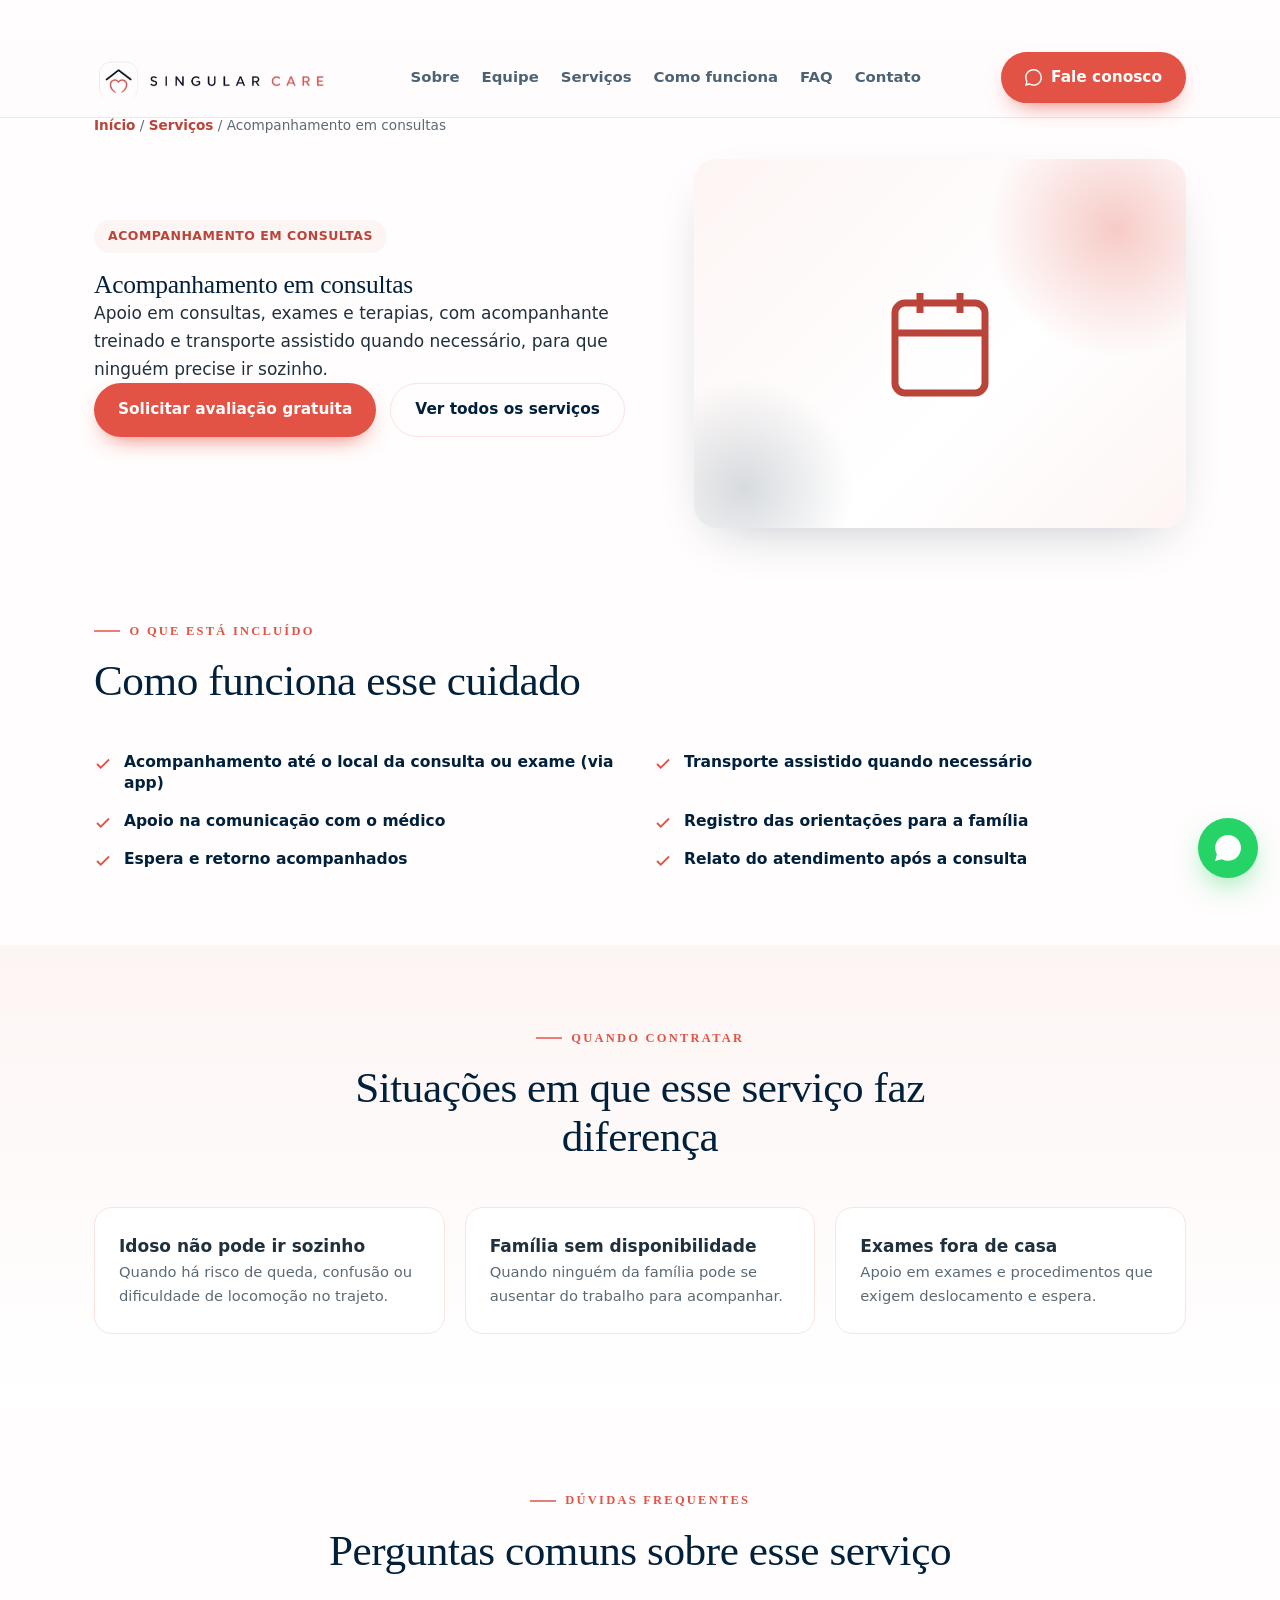
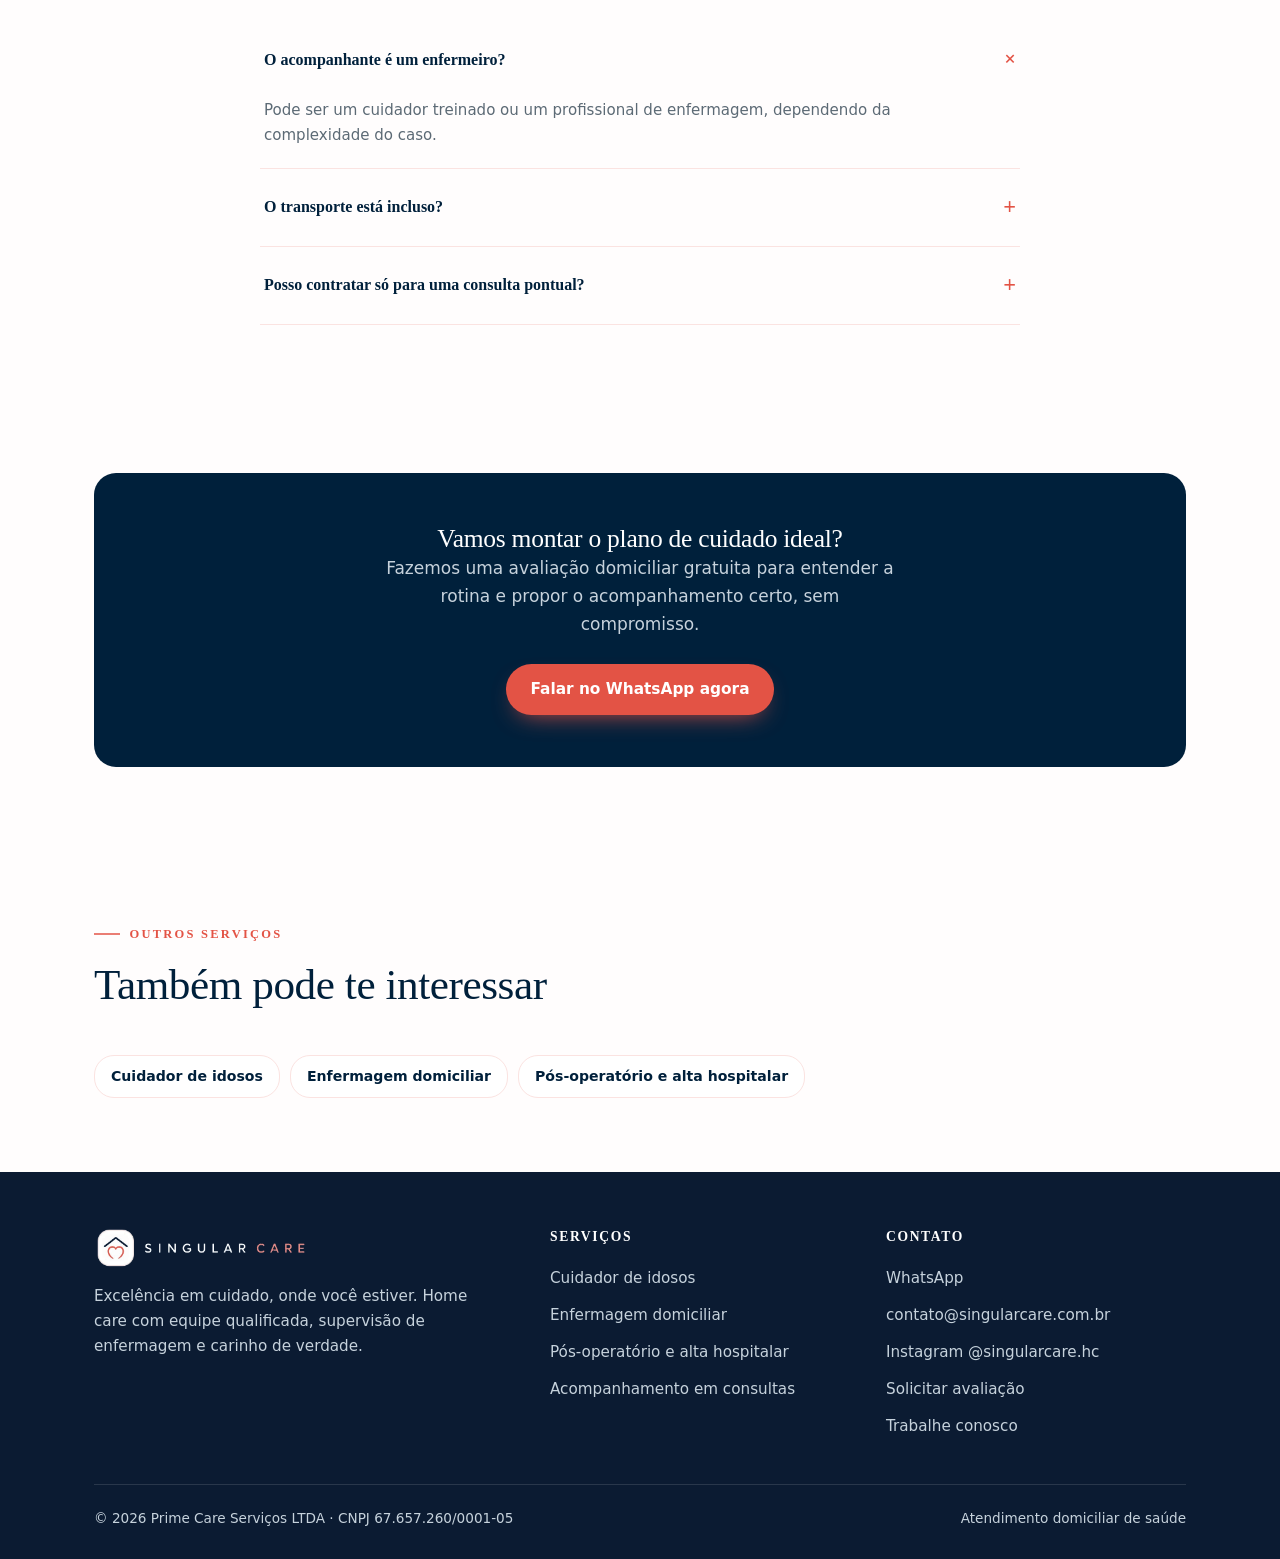
<file: servicos/acompanhamento-consultas.html>
<!DOCTYPE html>
<html lang="pt-BR">
<head>
<meta charset="UTF-8" />
<meta name="viewport" content="width=device-width, initial-scale=1.0" />
<title>Acompanhante para consultas em Curitiba | Singular Care</title>
<meta name="description" content="Acompanhante treinado para consultas, exames e terapias em Curitiba, com transporte assistido quando necessário e relato do atendimento para a família." />
<link rel="icon" href="../favicon.ico" sizes="any" />
<link rel="icon" type="image/png" sizes="32x32" href="../favicon-32x32.png" />
<link rel="icon" type="image/png" sizes="16x16" href="../favicon-16x16.png" />
<link rel="apple-touch-icon" sizes="180x180" href="../apple-touch-icon.png" />
<meta name="robots" content="index, follow, max-image-preview:large, max-snippet:-1" />
<link rel="canonical" href="https://singularcare.com.br/servicos/acompanhamento-consultas.html" />
<meta name="theme-color" content="#FDF5F4" />
<meta property="og:type" content="website" />
<meta property="og:locale" content="pt_BR" />
<meta property="og:site_name" content="Singular Care" />
<meta property="og:title" content="Acompanhante para consultas em Curitiba | Singular Care" />
<meta property="og:description" content="Acompanhante treinado para consultas, exames e terapias em Curitiba, com transporte assistido quando necessário e relato do atendimento para a família." />
<meta property="og:url" content="https://singularcare.com.br/servicos/acompanhamento-consultas.html" />
<meta property="og:image" content="https://singularcare.com.br/assets/og-image.png" />
<meta property="og:image:width" content="1200" />
<meta property="og:image:height" content="630" />
<meta name="twitter:card" content="summary_large_image" />
<meta name="twitter:title" content="Acompanhante para consultas em Curitiba | Singular Care" />
<meta name="twitter:description" content="Acompanhante treinado para consultas, exames e terapias em Curitiba, com transporte assistido quando necessário e relato do atendimento para a família." />
<meta name="twitter:image" content="https://singularcare.com.br/assets/og-image.png" />
<link rel="icon" type="image/png" sizes="192x192" href="../favicon-192.png" />
<link rel="manifest" href="../site.webmanifest" />
<script type="application/ld+json">{"@context":"https://schema.org","@graph":[{"@type":["MedicalBusiness","LocalBusiness"],"@id":"https://singularcare.com.br/#organization","name":"Singular Care","legalName":"Prime Care Serviços LTDA","taxID":"67.657.260/0001-05","url":"https://singularcare.com.br/","description":"Home care em Curitiba e região metropolitana: cuidadores de idosos, enfermagem domiciliar, pós-operatório e alta hospitalar e acompanhamento em consultas, com gestão de enfermagem registrada no COREN-PR.","logo":{"@type":"ImageObject","url":"https://singularcare.com.br/favicon-512.png","width":512,"height":512},"image":"https://singularcare.com.br/assets/og-image.png","telephone":"+55-41-98500-8924","email":"contato@singularcare.com.br","areaServed":[{"@type":"City","name":"Curitiba"},{"@type":"AdministrativeArea","name":"Região Metropolitana de Curitiba"}],"sameAs":["https://www.instagram.com/singularcare.hc/"],"contactPoint":{"@type":"ContactPoint","telephone":"+55-41-98500-8924","contactType":"customer service","availableLanguage":"pt-BR"}},{"@type":"WebSite","@id":"https://singularcare.com.br/#website","url":"https://singularcare.com.br/","name":"Singular Care","inLanguage":"pt-BR","publisher":{"@id":"https://singularcare.com.br/#organization"}},{"@type":"Service","@id":"https://singularcare.com.br/servicos/acompanhamento-consultas.html#service","name":"Acompanhamento em consultas, exames e terapias","serviceType":"Acompanhamento em consultas, exames e terapias","description":"Acompanhante treinado para consultas, exames e terapias em Curitiba, com transporte assistido quando necessário e relato do atendimento para a família.","url":"https://singularcare.com.br/servicos/acompanhamento-consultas.html","provider":{"@id":"https://singularcare.com.br/#organization"},"areaServed":{"@type":"City","name":"Curitiba"}},{"@type":"FAQPage","@id":"https://singularcare.com.br/servicos/acompanhamento-consultas.html#faq","mainEntity":[{"@type":"Question","name":"O acompanhante é um enfermeiro?","acceptedAnswer":{"@type":"Answer","text":"Pode ser um cuidador treinado ou um profissional de enfermagem, dependendo da complexidade do caso."}},{"@type":"Question","name":"O transporte está incluso?","acceptedAnswer":{"@type":"Answer","text":"O transporte assistido pode ser incluído no plano — combinamos isso na avaliação inicial."}},{"@type":"Question","name":"Posso contratar só para uma consulta pontual?","acceptedAnswer":{"@type":"Answer","text":"Sim, esse serviço pode ser contratado de forma avulsa ou recorrente."}}]},{"@type":"BreadcrumbList","itemListElement":[{"@type":"ListItem","position":1,"name":"Início","item":"https://singularcare.com.br/"},{"@type":"ListItem","position":2,"name":"Serviços","item":"https://singularcare.com.br/#servicos"},{"@type":"ListItem","position":3,"name":"Acompanhamento em consultas","item":"https://singularcare.com.br/servicos/acompanhamento-consultas.html"}]}]}</script>
<link rel="stylesheet" href="../assets/style.css">
</head>
<body>

<header>
<div class="nav">
<a href="../index.html#topo" class="brand" aria-label="Singular Care — início"><img src="../assets/logo-singular.png" alt="Singular Care" width="236" height="40" /></a>
<nav class="navlinks" id="navlinks" aria-label="Navegação principal">
<a href="../index.html#sobre">Sobre</a>
<a href="../index.html#equipe">Equipe</a>
<a href="../index.html#servicos">Serviços</a>
<a href="../index.html#como">Como funciona</a>
<a href="../index.html#faq">FAQ</a>
<a href="../index.html#contato">Contato</a>
</nav>
<a href="https://wa.me/5541985008924" class="btn btn-rose" target="_blank" rel="noopener">
<svg width="17" height="17" viewBox="0 0 24 24" fill="currentColor"><path d="M.057 24l1.687-6.163a11.867 11.867 0 01-1.587-5.946C.16 5.335 5.495 0 12.05 0a11.817 11.817 0 018.413 3.488 11.824 11.824 0 013.48 8.414c-.003 6.557-5.338 11.892-11.893 11.892a11.9 11.9 0 01-5.688-1.448L.057 24zm6.597-3.807c1.676.995 3.276 1.591 5.392 1.592 5.448 0 9.886-4.434 9.889-9.885.002-5.462-4.415-9.89-9.881-9.892-5.452 0-9.887 4.434-9.889 9.884a9.86 9.86 0 001.51 5.26l-.999 3.648 3.978-1.043z"/></svg>
Fale conosco
</a>
<button class="menu-toggle" id="menuToggle" aria-label="Abrir menu" aria-expanded="false" aria-controls="navlinks" onclick="toggleMenu()">
<svg class="icon-burger" width="24" height="24" viewBox="0 0 24 24" fill="none" stroke="currentColor" stroke-width="2"><path d="M4 6h16M4 12h16M4 18h16"/></svg>
<svg class="icon-close" width="24" height="24" viewBox="0 0 24 24" fill="none" stroke="currentColor" stroke-width="2"><path d="M6 6l12 12M18 6L6 18"/></svg>
</button>
</div>
</header>

<main>
<section class="service-hero">
<div class="wrap">
<div class="breadcrumb"><a href="../index.html">Início</a> / <a href="../index.html#servicos">Serviços</a> / Acompanhamento em consultas</div>
<div class="service-hero-grid">
<div class="reveal">
<span class="service-tag">Acompanhamento em consultas</span>
<h1>Acompanhamento em consultas</h1>
<p class="lead">Apoio em consultas, exames e terapias, com acompanhante treinado e transporte assistido quando necessário, para que ninguém precise ir sozinho.</p>
<div class="hero-cta">
<a href="https://wa.me/5541985008924?text=Ol%C3%A1%2C%20quero%20saber%20mais%20sobre%20Acompanhamento%20em%20consultas." target="_blank" rel="noopener" class="btn btn-rose">Solicitar avaliação gratuita</a>
<a href="../index.html#servicos" class="btn btn-ghost">Ver todos os serviços</a>
</div>
</div>
<div class="reveal">
<div class="service-hero-illustration">
<svg width="120" height="120" viewBox="0 0 24 24" fill="none" stroke="currentColor" stroke-width="1.4"><rect x="3" y="4" width="18" height="18" rx="2"/><path d="M16 2v4M8 2v4M3 10h18"/></svg>
</div>
</div>
</div>
</div>
</section>

<section>
<div class="wrap">
<div class="section-head reveal">
<span class="eyebrow">O que está incluído</span>
<h2>Como funciona esse cuidado</h2>
</div>
<div class="included-grid reveal">
<div class="included-item"><svg width="18" height="18" viewBox="0 0 24 24" fill="none" stroke="currentColor" stroke-width="2.4"><path d="M20 6L9 17l-5-5"/></svg><p>Acompanhamento até o local da consulta ou exame (via app)</p></div>
<div class="included-item"><svg width="18" height="18" viewBox="0 0 24 24" fill="none" stroke="currentColor" stroke-width="2.4"><path d="M20 6L9 17l-5-5"/></svg><p>Transporte assistido quando necessário</p></div>
<div class="included-item"><svg width="18" height="18" viewBox="0 0 24 24" fill="none" stroke="currentColor" stroke-width="2.4"><path d="M20 6L9 17l-5-5"/></svg><p>Apoio na comunicação com o médico</p></div>
<div class="included-item"><svg width="18" height="18" viewBox="0 0 24 24" fill="none" stroke="currentColor" stroke-width="2.4"><path d="M20 6L9 17l-5-5"/></svg><p>Registro das orientações para a família</p></div>
<div class="included-item"><svg width="18" height="18" viewBox="0 0 24 24" fill="none" stroke="currentColor" stroke-width="2.4"><path d="M20 6L9 17l-5-5"/></svg><p>Espera e retorno acompanhados</p></div>
<div class="included-item"><svg width="18" height="18" viewBox="0 0 24 24" fill="none" stroke="currentColor" stroke-width="2.4"><path d="M20 6L9 17l-5-5"/></svg><p>Relato do atendimento após a consulta</p></div>
</div>
</div>
</section>

<section class="blush-bg">
<div class="wrap">
<div class="section-head center reveal">
<span class="eyebrow">Quando contratar</span>
<h2>Situações em que esse serviço faz diferença</h2>
</div>
<div class="usecase-grid reveal">
<div class="usecase-card"><h4>Idoso não pode ir sozinho</h4><p>Quando há risco de queda, confusão ou dificuldade de locomoção no trajeto.</p></div>
<div class="usecase-card"><h4>Família sem disponibilidade</h4><p>Quando ninguém da família pode se ausentar do trabalho para acompanhar.</p></div>
<div class="usecase-card"><h4>Exames fora de casa</h4><p>Apoio em exames e procedimentos que exigem deslocamento e espera.</p></div>
</div>
</div>
</section>

<section>
<div class="wrap">
<div class="section-head center reveal">
<span class="eyebrow">Dúvidas frequentes</span>
<h2>Perguntas comuns sobre esse serviço</h2>
</div>
<div class="faq-list reveal">
<details class="faq-item" open>
<summary>O acompanhante é um enfermeiro?</summary>
<p>Pode ser um cuidador treinado ou um profissional de enfermagem, dependendo da complexidade do caso.</p>
</details>
<details class="faq-item">
<summary>O transporte está incluso?</summary>
<p>O transporte assistido pode ser incluído no plano — combinamos isso na avaliação inicial.</p>
</details>
<details class="faq-item">
<summary>Posso contratar só para uma consulta pontual?</summary>
<p>Sim, esse serviço pode ser contratado de forma avulsa ou recorrente.</p>
</details>
</div>
</div>
</section>

<section>
<div class="wrap">
<div class="final-cta reveal">
<h2>Vamos montar o plano de cuidado ideal?</h2>
<p>Fazemos uma avaliação domiciliar gratuita para entender a rotina e propor o acompanhamento certo, sem compromisso.</p>
<a href="https://wa.me/5541985008924?text=Ol%C3%A1%2C%20quero%20saber%20mais%20sobre%20Acompanhamento%20em%20consultas." target="_blank" rel="noopener" class="btn btn-rose">Falar no WhatsApp agora</a>
</div>
</div>
</section>

<section>
<div class="wrap">
<div class="section-head reveal">
<span class="eyebrow">Outros serviços</span>
<h2>Também pode te interessar</h2>
</div>
<div class="related-services reveal">
<a href="cuidador-de-idosos.html">Cuidador de idosos</a>
<a href="enfermagem-domiciliar.html">Enfermagem domiciliar</a>
<a href="pos-operatorio-alta-hospitalar.html">Pós-operatório e alta hospitalar</a>
</div>
</div>
</section>
</main>

<!-- FOOTER -->
<footer>
<div class="wrap">
<div class="foot-grid">
<div>
<a href="../index.html#topo" class="brand"><img class="flogo" src="../assets/logo-white.png" alt="Singular Care" width="236" height="40" /></a>
<p>Excelência em cuidado, onde você estiver. Home care com equipe qualificada, supervisão de enfermagem e carinho de verdade.</p>
</div>
<div>
<h5>Serviços</h5>
<ul>
<li><a href="cuidador-de-idosos.html">Cuidador de idosos</a></li>
<li><a href="enfermagem-domiciliar.html">Enfermagem domiciliar</a></li>
<li><a href="pos-operatorio-alta-hospitalar.html">Pós-operatório e alta hospitalar</a></li>
<li><a href="acompanhamento-consultas.html">Acompanhamento em consultas</a></li>
</ul>
</div>
<div>
<h5>Contato</h5>
<ul>
<li><a href="https://wa.me/5541985008924" target="_blank" rel="noopener">WhatsApp</a></li>
<li><a href="mailto:contato@singularcare.com.br">contato@singularcare.com.br</a></li>
<li><a href="https://www.instagram.com/singularcare.hc/" target="_blank" rel="noopener">Instagram @singularcare.hc</a></li>
<li><a href="../index.html#contato">Solicitar avaliação</a></li>
<li><a href="mailto:contato@singularcare.com.br?subject=Trabalhe%20conosco%20-%20Envio%20de%20curr%C3%ADculo">Trabalhe conosco</a></li>
</ul>
</div>
</div>
<div class="foot-bottom">
<span>© <span id="ano"></span> Prime Care Serviços LTDA · CNPJ 67.657.260/0001-05</span>
<span>Atendimento domiciliar de saúde</span>
</div>
</div>
</footer>

<a class="wa-float" href="https://wa.me/5541985008924" target="_blank" rel="noopener" aria-label="Falar no WhatsApp">
<svg width="26" height="26" viewBox="0 0 24 24" fill="currentColor"><path d="M.057 24l1.687-6.163a11.867 11.867 0 01-1.587-5.946C.16 5.335 5.495 0 12.05 0a11.817 11.817 0 018.413 3.488 11.824 11.824 0 013.48 8.414c-.003 6.557-5.338 11.892-11.893 11.892a11.9 11.9 0 01-5.688-1.448L.057 24z"/></svg>
</a>

<script src="../assets/main.js"></script>
</body>
</html>
</file>
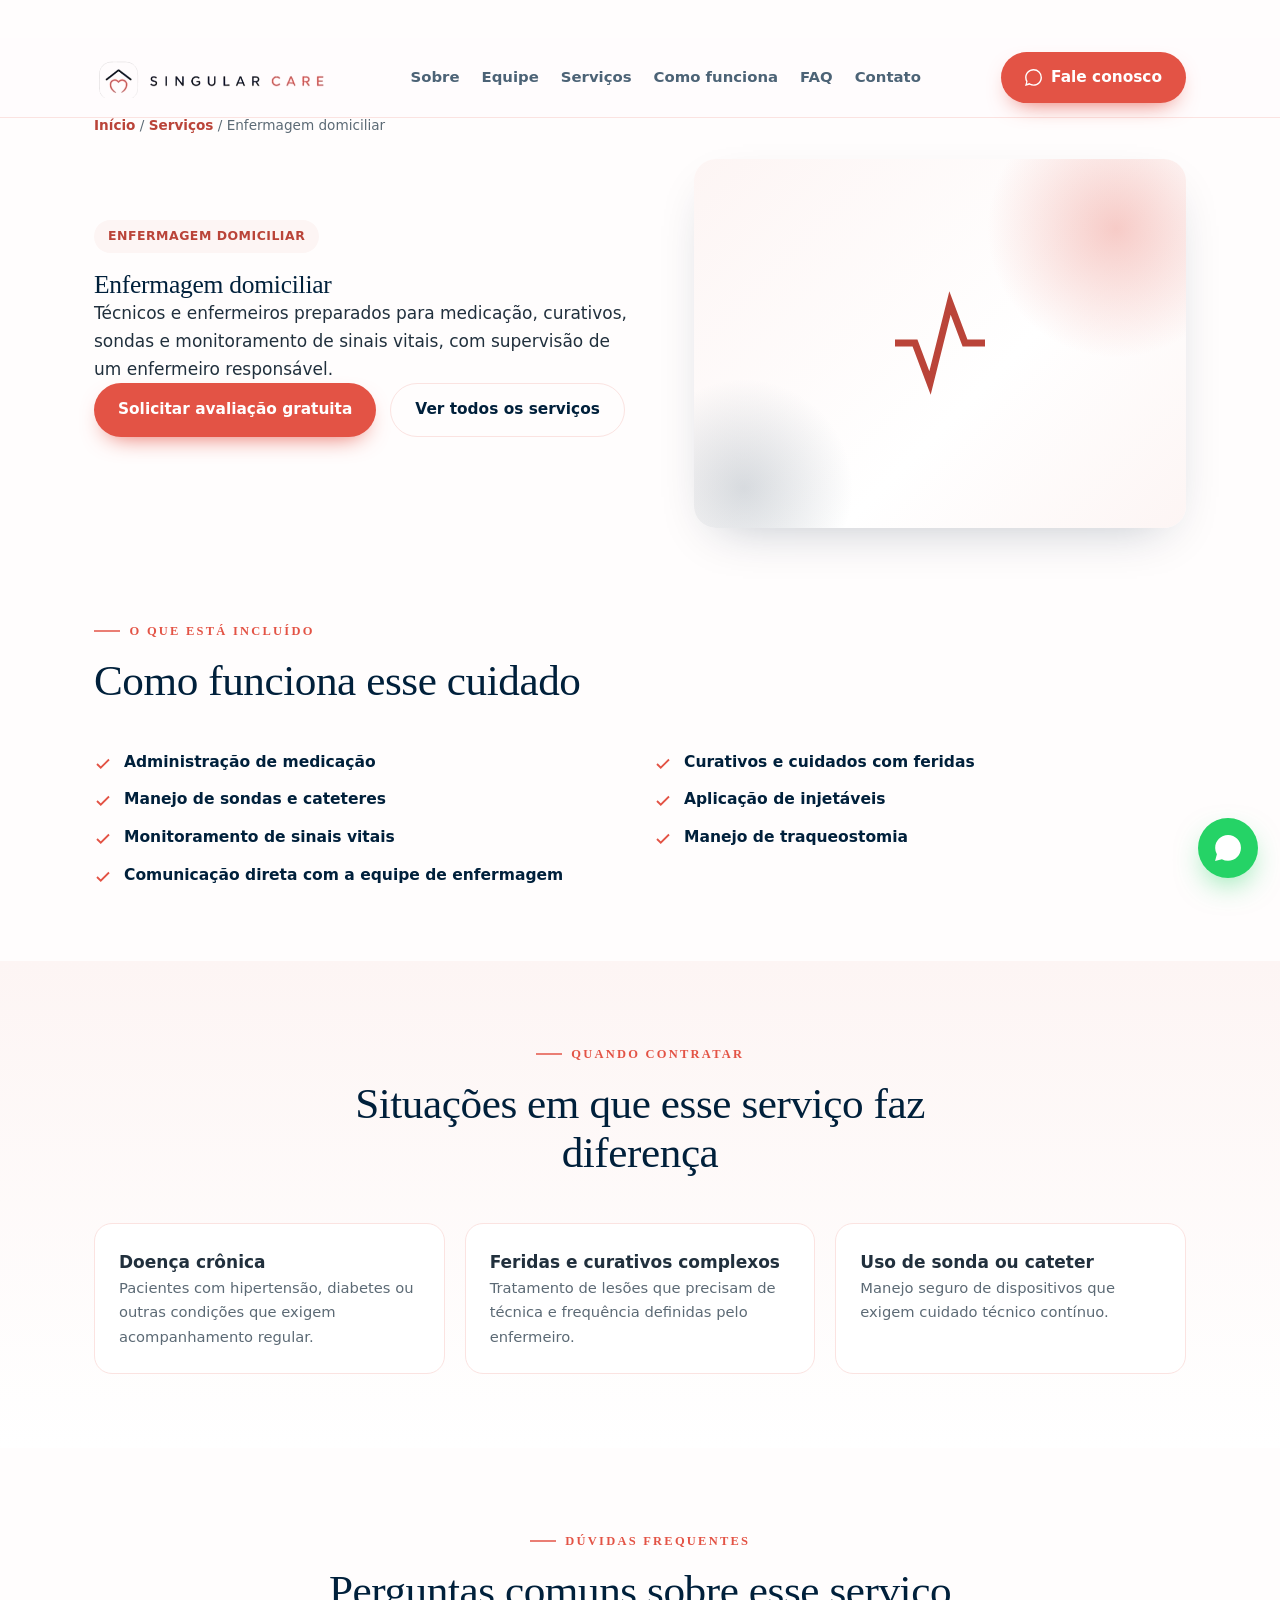
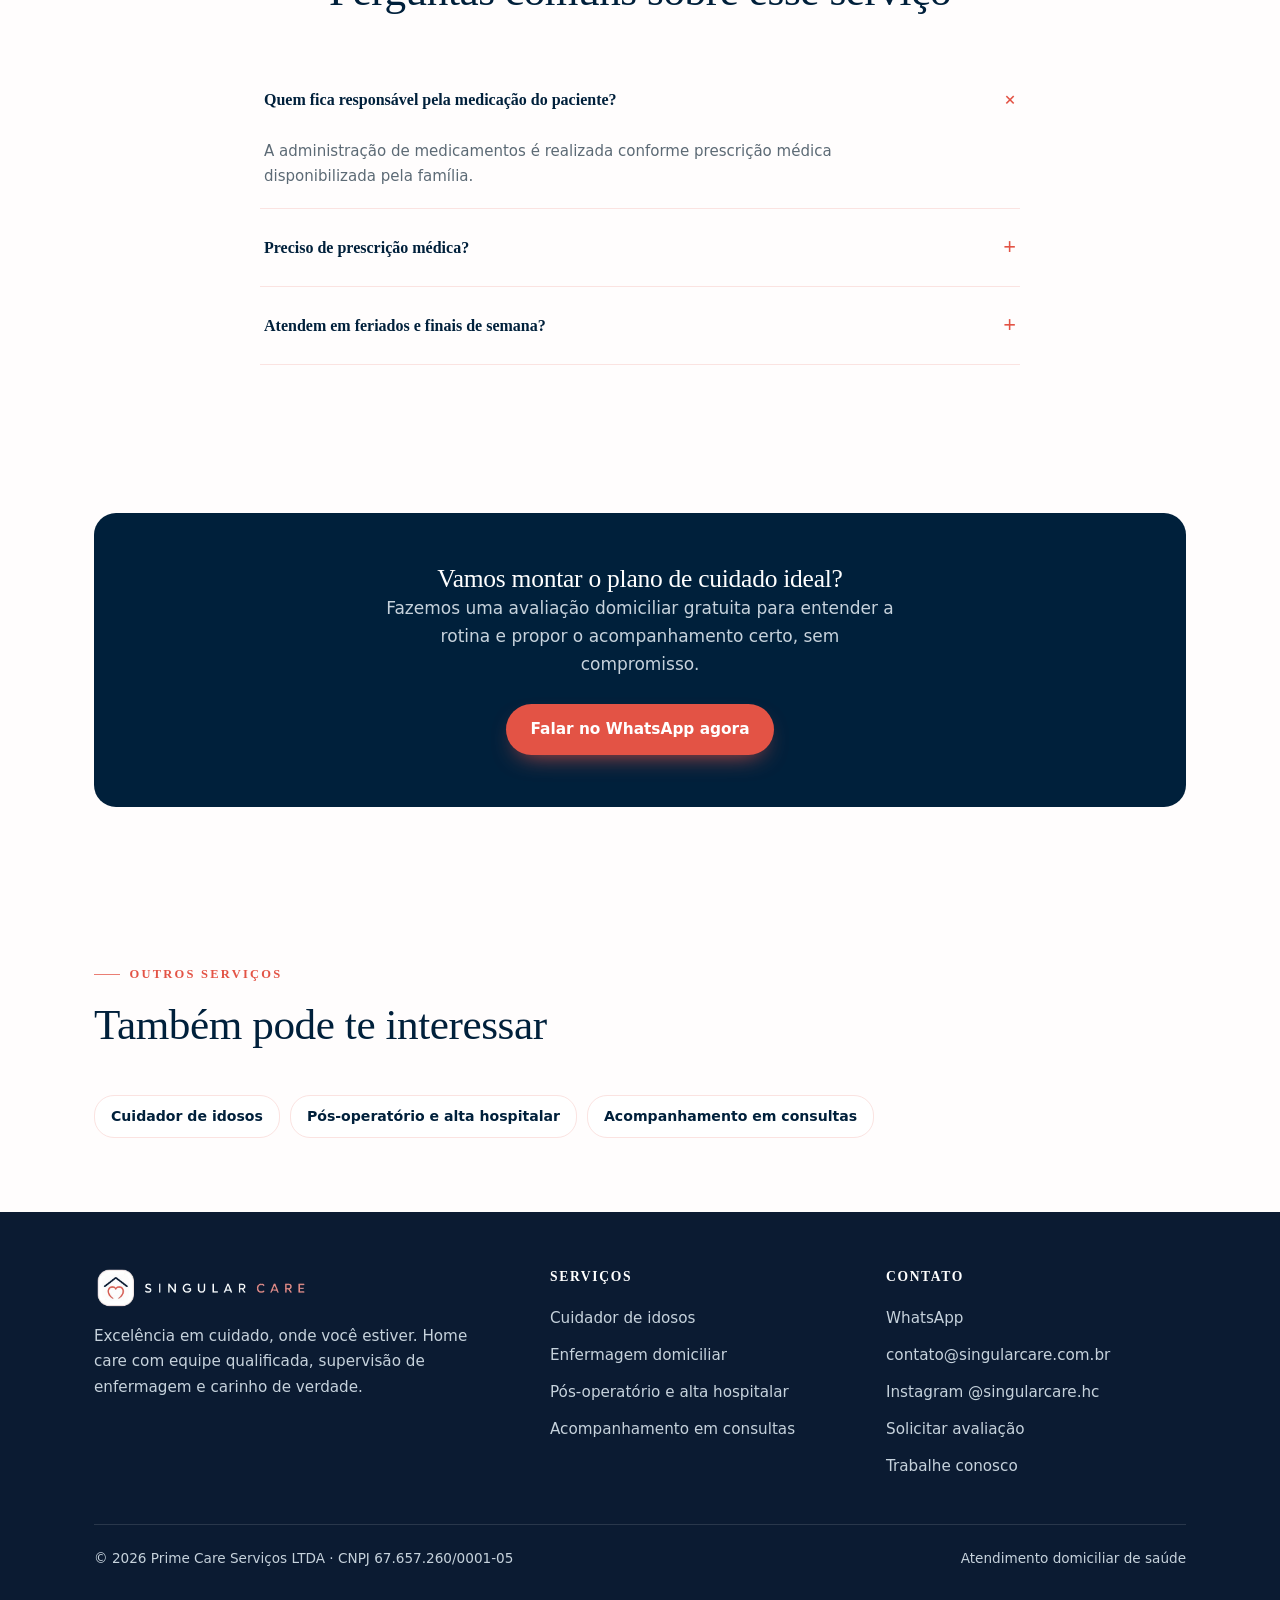
<file: servicos/enfermagem-domiciliar.html>
<!DOCTYPE html>
<html lang="pt-BR">
<head>
<meta charset="UTF-8" />
<meta name="viewport" content="width=device-width, initial-scale=1.0" />
<title>Enfermagem domiciliar em Curitiba | Singular Care</title>
<meta name="description" content="Enfermagem domiciliar em Curitiba: administração de medicação, curativos, sondas, injetáveis e sinais vitais, com supervisão de enfermeiro responsável." />
<link rel="icon" href="../favicon.ico" sizes="any" />
<link rel="icon" type="image/png" sizes="32x32" href="../favicon-32x32.png" />
<link rel="icon" type="image/png" sizes="16x16" href="../favicon-16x16.png" />
<link rel="apple-touch-icon" sizes="180x180" href="../apple-touch-icon.png" />
<meta name="robots" content="index, follow, max-image-preview:large, max-snippet:-1" />
<link rel="canonical" href="https://singularcare.com.br/servicos/enfermagem-domiciliar.html" />
<meta name="theme-color" content="#FDF5F4" />
<meta property="og:type" content="website" />
<meta property="og:locale" content="pt_BR" />
<meta property="og:site_name" content="Singular Care" />
<meta property="og:title" content="Enfermagem domiciliar em Curitiba | Singular Care" />
<meta property="og:description" content="Enfermagem domiciliar em Curitiba: administração de medicação, curativos, sondas, injetáveis e sinais vitais, com supervisão de enfermeiro responsável." />
<meta property="og:url" content="https://singularcare.com.br/servicos/enfermagem-domiciliar.html" />
<meta property="og:image" content="https://singularcare.com.br/assets/og-image.png" />
<meta property="og:image:width" content="1200" />
<meta property="og:image:height" content="630" />
<meta name="twitter:card" content="summary_large_image" />
<meta name="twitter:title" content="Enfermagem domiciliar em Curitiba | Singular Care" />
<meta name="twitter:description" content="Enfermagem domiciliar em Curitiba: administração de medicação, curativos, sondas, injetáveis e sinais vitais, com supervisão de enfermeiro responsável." />
<meta name="twitter:image" content="https://singularcare.com.br/assets/og-image.png" />
<link rel="icon" type="image/png" sizes="192x192" href="../favicon-192.png" />
<link rel="manifest" href="../site.webmanifest" />
<script type="application/ld+json">{"@context":"https://schema.org","@graph":[{"@type":["MedicalBusiness","LocalBusiness"],"@id":"https://singularcare.com.br/#organization","name":"Singular Care","legalName":"Prime Care Serviços LTDA","taxID":"67.657.260/0001-05","url":"https://singularcare.com.br/","description":"Home care em Curitiba e região metropolitana: cuidadores de idosos, enfermagem domiciliar, pós-operatório e alta hospitalar e acompanhamento em consultas, com gestão de enfermagem registrada no COREN-PR.","logo":{"@type":"ImageObject","url":"https://singularcare.com.br/favicon-512.png","width":512,"height":512},"image":"https://singularcare.com.br/assets/og-image.png","telephone":"+55-41-98500-8924","email":"contato@singularcare.com.br","areaServed":[{"@type":"City","name":"Curitiba"},{"@type":"AdministrativeArea","name":"Região Metropolitana de Curitiba"}],"sameAs":["https://www.instagram.com/singularcare.hc/"],"contactPoint":{"@type":"ContactPoint","telephone":"+55-41-98500-8924","contactType":"customer service","availableLanguage":"pt-BR"}},{"@type":"WebSite","@id":"https://singularcare.com.br/#website","url":"https://singularcare.com.br/","name":"Singular Care","inLanguage":"pt-BR","publisher":{"@id":"https://singularcare.com.br/#organization"}},{"@type":"Service","@id":"https://singularcare.com.br/servicos/enfermagem-domiciliar.html#service","name":"Enfermagem domiciliar (home care)","serviceType":"Enfermagem domiciliar (home care)","description":"Enfermagem domiciliar em Curitiba: administração de medicação, curativos, sondas, injetáveis e sinais vitais, com supervisão de enfermeiro responsável.","url":"https://singularcare.com.br/servicos/enfermagem-domiciliar.html","provider":{"@id":"https://singularcare.com.br/#organization"},"areaServed":{"@type":"City","name":"Curitiba"}},{"@type":"FAQPage","@id":"https://singularcare.com.br/servicos/enfermagem-domiciliar.html#faq","mainEntity":[{"@type":"Question","name":"Quem fica responsável pela medicação do paciente?","acceptedAnswer":{"@type":"Answer","text":"A administração de medicamentos é realizada conforme prescrição médica disponibilizada pela família."}},{"@type":"Question","name":"Preciso de prescrição médica?","acceptedAnswer":{"@type":"Answer","text":"Sim, trabalhamos sempre em cima da prescrição do médico responsável pelo paciente."}},{"@type":"Question","name":"Atendem em feriados e finais de semana?","acceptedAnswer":{"@type":"Answer","text":"Sim, a enfermagem domiciliar pode ser contratada para cobertura contínua, incluindo feriados."}}]},{"@type":"BreadcrumbList","itemListElement":[{"@type":"ListItem","position":1,"name":"Início","item":"https://singularcare.com.br/"},{"@type":"ListItem","position":2,"name":"Serviços","item":"https://singularcare.com.br/#servicos"},{"@type":"ListItem","position":3,"name":"Enfermagem domiciliar","item":"https://singularcare.com.br/servicos/enfermagem-domiciliar.html"}]}]}</script>
<link rel="stylesheet" href="../assets/style.css">
</head>
<body>

<header>
<div class="nav">
<a href="../index.html#topo" class="brand" aria-label="Singular Care — início"><img src="../assets/logo-singular.png" alt="Singular Care" width="236" height="40" /></a>
<nav class="navlinks" id="navlinks" aria-label="Navegação principal">
<a href="../index.html#sobre">Sobre</a>
<a href="../index.html#equipe">Equipe</a>
<a href="../index.html#servicos">Serviços</a>
<a href="../index.html#como">Como funciona</a>
<a href="../index.html#faq">FAQ</a>
<a href="../index.html#contato">Contato</a>
</nav>
<a href="https://wa.me/5541985008924" class="btn btn-rose" target="_blank" rel="noopener">
<svg width="17" height="17" viewBox="0 0 24 24" fill="currentColor"><path d="M.057 24l1.687-6.163a11.867 11.867 0 01-1.587-5.946C.16 5.335 5.495 0 12.05 0a11.817 11.817 0 018.413 3.488 11.824 11.824 0 013.48 8.414c-.003 6.557-5.338 11.892-11.893 11.892a11.9 11.9 0 01-5.688-1.448L.057 24zm6.597-3.807c1.676.995 3.276 1.591 5.392 1.592 5.448 0 9.886-4.434 9.889-9.885.002-5.462-4.415-9.89-9.881-9.892-5.452 0-9.887 4.434-9.889 9.884a9.86 9.86 0 001.51 5.26l-.999 3.648 3.978-1.043z"/></svg>
Fale conosco
</a>
<button class="menu-toggle" id="menuToggle" aria-label="Abrir menu" aria-expanded="false" aria-controls="navlinks" onclick="toggleMenu()">
<svg class="icon-burger" width="24" height="24" viewBox="0 0 24 24" fill="none" stroke="currentColor" stroke-width="2"><path d="M4 6h16M4 12h16M4 18h16"/></svg>
<svg class="icon-close" width="24" height="24" viewBox="0 0 24 24" fill="none" stroke="currentColor" stroke-width="2"><path d="M6 6l12 12M18 6L6 18"/></svg>
</button>
</div>
</header>

<main>
<section class="service-hero">
<div class="wrap">
<div class="breadcrumb"><a href="../index.html">Início</a> / <a href="../index.html#servicos">Serviços</a> / Enfermagem domiciliar</div>
<div class="service-hero-grid">
<div class="reveal">
<span class="service-tag">Enfermagem domiciliar</span>
<h1>Enfermagem domiciliar</h1>
<p class="lead">Técnicos e enfermeiros preparados para medicação, curativos, sondas e monitoramento de sinais vitais, com supervisão de um enfermeiro responsável.</p>
<div class="hero-cta">
<a href="https://wa.me/5541985008924?text=Ol%C3%A1%2C%20quero%20saber%20mais%20sobre%20Enfermagem%20domiciliar." target="_blank" rel="noopener" class="btn btn-rose">Solicitar avaliação gratuita</a>
<a href="../index.html#servicos" class="btn btn-ghost">Ver todos os serviços</a>
</div>
</div>
<div class="reveal">
<div class="service-hero-illustration">
<svg width="120" height="120" viewBox="0 0 24 24" fill="none" stroke="currentColor" stroke-width="1.4"><path d="M3 12h4l3 8 4-16 3 8h4"/></svg>
</div>
</div>
</div>
</div>
</section>

<section>
<div class="wrap">
<div class="section-head reveal">
<span class="eyebrow">O que está incluído</span>
<h2>Como funciona esse cuidado</h2>
</div>
<div class="included-grid reveal">
<div class="included-item"><svg width="18" height="18" viewBox="0 0 24 24" fill="none" stroke="currentColor" stroke-width="2.4"><path d="M20 6L9 17l-5-5"/></svg><p>Administração de medicação</p></div>
<div class="included-item"><svg width="18" height="18" viewBox="0 0 24 24" fill="none" stroke="currentColor" stroke-width="2.4"><path d="M20 6L9 17l-5-5"/></svg><p>Curativos e cuidados com feridas</p></div>
<div class="included-item"><svg width="18" height="18" viewBox="0 0 24 24" fill="none" stroke="currentColor" stroke-width="2.4"><path d="M20 6L9 17l-5-5"/></svg><p>Manejo de sondas e cateteres</p></div>
<div class="included-item"><svg width="18" height="18" viewBox="0 0 24 24" fill="none" stroke="currentColor" stroke-width="2.4"><path d="M20 6L9 17l-5-5"/></svg><p>Aplicação de injetáveis</p></div>
<div class="included-item"><svg width="18" height="18" viewBox="0 0 24 24" fill="none" stroke="currentColor" stroke-width="2.4"><path d="M20 6L9 17l-5-5"/></svg><p>Monitoramento de sinais vitais</p></div>
<div class="included-item"><svg width="18" height="18" viewBox="0 0 24 24" fill="none" stroke="currentColor" stroke-width="2.4"><path d="M20 6L9 17l-5-5"/></svg><p>Manejo de traqueostomia</p></div>
<div class="included-item"><svg width="18" height="18" viewBox="0 0 24 24" fill="none" stroke="currentColor" stroke-width="2.4"><path d="M20 6L9 17l-5-5"/></svg><p>Comunicação direta com a equipe de enfermagem</p></div>
</div>
</div>
</section>

<section class="blush-bg">
<div class="wrap">
<div class="section-head center reveal">
<span class="eyebrow">Quando contratar</span>
<h2>Situações em que esse serviço faz diferença</h2>
</div>
<div class="usecase-grid reveal">
<div class="usecase-card"><h4>Doença crônica</h4><p>Pacientes com hipertensão, diabetes ou outras condições que exigem acompanhamento regular.</p></div>
<div class="usecase-card"><h4>Feridas e curativos complexos</h4><p>Tratamento de lesões que precisam de técnica e frequência definidas pelo enfermeiro.</p></div>
<div class="usecase-card"><h4>Uso de sonda ou cateter</h4><p>Manejo seguro de dispositivos que exigem cuidado técnico contínuo.</p></div>
</div>
</div>
</section>

<section>
<div class="wrap">
<div class="section-head center reveal">
<span class="eyebrow">Dúvidas frequentes</span>
<h2>Perguntas comuns sobre esse serviço</h2>
</div>
<div class="faq-list reveal">
<details class="faq-item" open>
<summary>Quem fica responsável pela medicação do paciente?</summary>
<p>A administração de medicamentos é realizada conforme prescrição médica disponibilizada pela família.</p>
</details>
<details class="faq-item">
<summary>Preciso de prescrição médica?</summary>
<p>Sim, trabalhamos sempre em cima da prescrição do médico responsável pelo paciente.</p>
</details>
<details class="faq-item">
<summary>Atendem em feriados e finais de semana?</summary>
<p>Sim, a enfermagem domiciliar pode ser contratada para cobertura contínua, incluindo feriados.</p>
</details>
</div>
</div>
</section>

<section>
<div class="wrap">
<div class="final-cta reveal">
<h2>Vamos montar o plano de cuidado ideal?</h2>
<p>Fazemos uma avaliação domiciliar gratuita para entender a rotina e propor o acompanhamento certo, sem compromisso.</p>
<a href="https://wa.me/5541985008924?text=Ol%C3%A1%2C%20quero%20saber%20mais%20sobre%20Enfermagem%20domiciliar." target="_blank" rel="noopener" class="btn btn-rose">Falar no WhatsApp agora</a>
</div>
</div>
</section>

<section>
<div class="wrap">
<div class="section-head reveal">
<span class="eyebrow">Outros serviços</span>
<h2>Também pode te interessar</h2>
</div>
<div class="related-services reveal">
<a href="cuidador-de-idosos.html">Cuidador de idosos</a>
<a href="pos-operatorio-alta-hospitalar.html">Pós-operatório e alta hospitalar</a>
<a href="acompanhamento-consultas.html">Acompanhamento em consultas</a>
</div>
</div>
</section>
</main>

<!-- FOOTER -->
<footer>
<div class="wrap">
<div class="foot-grid">
<div>
<a href="../index.html#topo" class="brand"><img class="flogo" src="../assets/logo-white.png" alt="Singular Care" width="236" height="40" /></a>
<p>Excelência em cuidado, onde você estiver. Home care com equipe qualificada, supervisão de enfermagem e carinho de verdade.</p>
</div>
<div>
<h5>Serviços</h5>
<ul>
<li><a href="cuidador-de-idosos.html">Cuidador de idosos</a></li>
<li><a href="enfermagem-domiciliar.html">Enfermagem domiciliar</a></li>
<li><a href="pos-operatorio-alta-hospitalar.html">Pós-operatório e alta hospitalar</a></li>
<li><a href="acompanhamento-consultas.html">Acompanhamento em consultas</a></li>
</ul>
</div>
<div>
<h5>Contato</h5>
<ul>
<li><a href="https://wa.me/5541985008924" target="_blank" rel="noopener">WhatsApp</a></li>
<li><a href="mailto:contato@singularcare.com.br">contato@singularcare.com.br</a></li>
<li><a href="https://www.instagram.com/singularcare.hc/" target="_blank" rel="noopener">Instagram @singularcare.hc</a></li>
<li><a href="../index.html#contato">Solicitar avaliação</a></li>
<li><a href="mailto:contato@singularcare.com.br?subject=Trabalhe%20conosco%20-%20Envio%20de%20curr%C3%ADculo">Trabalhe conosco</a></li>
</ul>
</div>
</div>
<div class="foot-bottom">
<span>© <span id="ano"></span> Prime Care Serviços LTDA · CNPJ 67.657.260/0001-05</span>
<span>Atendimento domiciliar de saúde</span>
</div>
</div>
</footer>

<a class="wa-float" href="https://wa.me/5541985008924" target="_blank" rel="noopener" aria-label="Falar no WhatsApp">
<svg width="26" height="26" viewBox="0 0 24 24" fill="currentColor"><path d="M.057 24l1.687-6.163a11.867 11.867 0 01-1.587-5.946C.16 5.335 5.495 0 12.05 0a11.817 11.817 0 018.413 3.488 11.824 11.824 0 013.48 8.414c-.003 6.557-5.338 11.892-11.893 11.892a11.9 11.9 0 01-5.688-1.448L.057 24z"/></svg>
</a>

<script src="../assets/main.js"></script>
</body>
</html>
</file>
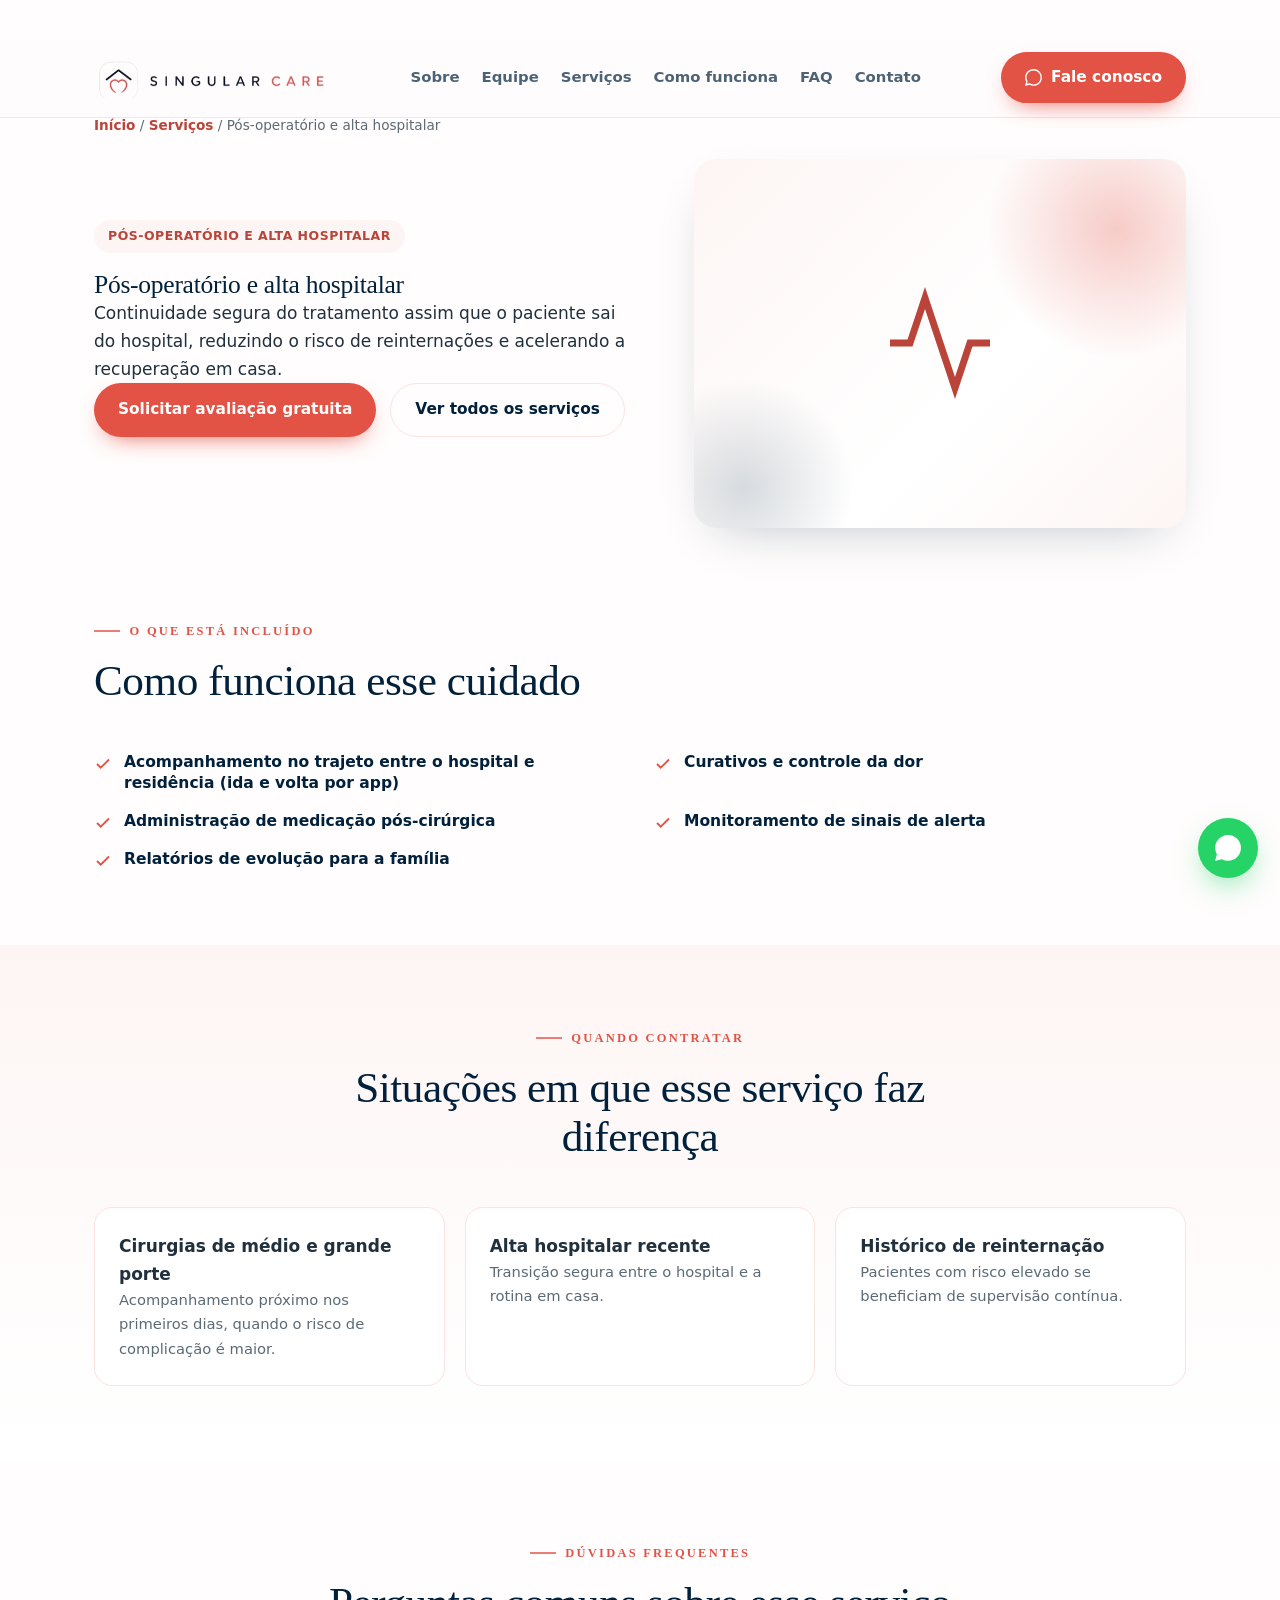
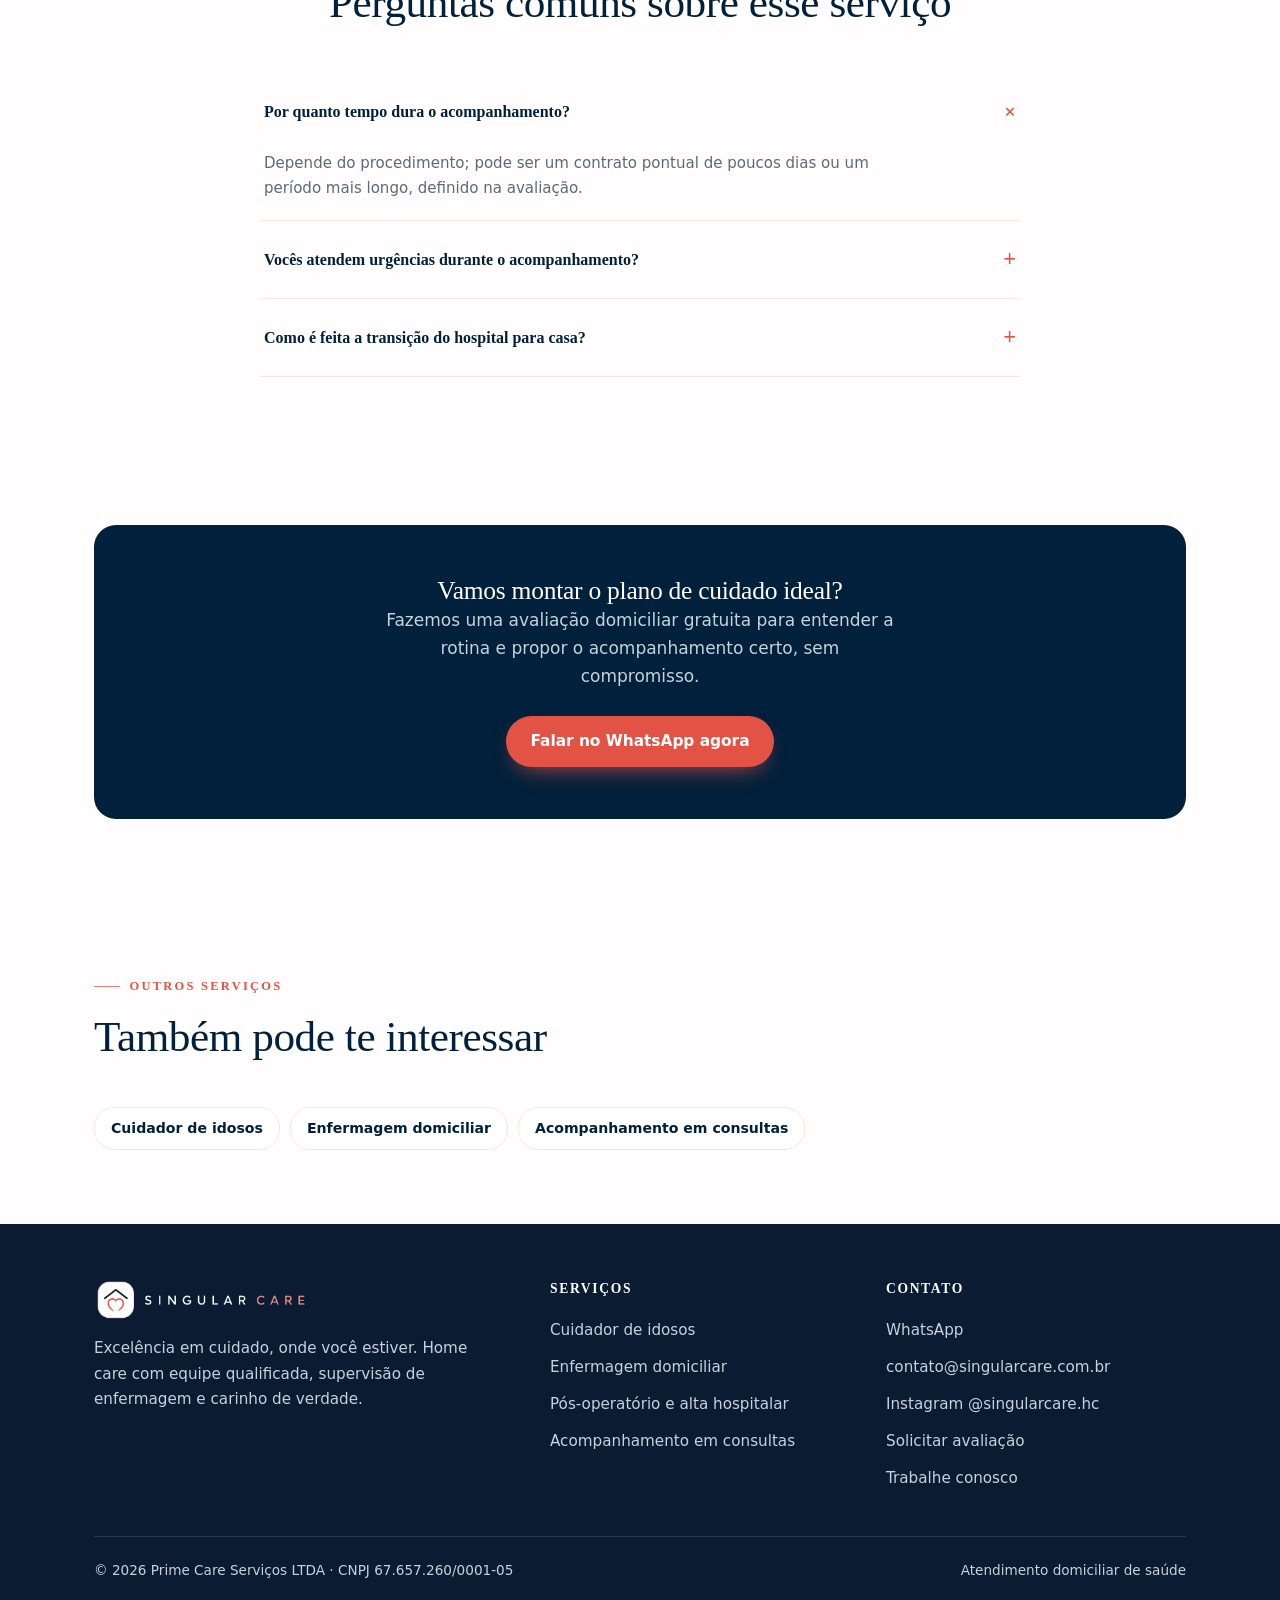
<file: servicos/pos-operatorio-alta-hospitalar.html>
<!DOCTYPE html>
<html lang="pt-BR">
<head>
<meta charset="UTF-8" />
<meta name="viewport" content="width=device-width, initial-scale=1.0" />
<title>Pós-operatório e alta hospitalar em casa | Singular Care</title>
<meta name="description" content="Cuidado pós-operatório e de alta hospitalar em casa, em Curitiba: curativos, medicação, monitoramento de sinais de alerta e relatórios de evolução para a família." />
<link rel="icon" href="../favicon.ico" sizes="any" />
<link rel="icon" type="image/png" sizes="32x32" href="../favicon-32x32.png" />
<link rel="icon" type="image/png" sizes="16x16" href="../favicon-16x16.png" />
<link rel="apple-touch-icon" sizes="180x180" href="../apple-touch-icon.png" />
<meta name="robots" content="index, follow, max-image-preview:large, max-snippet:-1" />
<link rel="canonical" href="https://singularcare.com.br/servicos/pos-operatorio-alta-hospitalar.html" />
<meta name="theme-color" content="#FDF5F4" />
<meta property="og:type" content="website" />
<meta property="og:locale" content="pt_BR" />
<meta property="og:site_name" content="Singular Care" />
<meta property="og:title" content="Pós-operatório e alta hospitalar em casa | Singular Care" />
<meta property="og:description" content="Cuidado pós-operatório e de alta hospitalar em casa, em Curitiba: curativos, medicação, monitoramento de sinais de alerta e relatórios de evolução para a família." />
<meta property="og:url" content="https://singularcare.com.br/servicos/pos-operatorio-alta-hospitalar.html" />
<meta property="og:image" content="https://singularcare.com.br/assets/og-image.png" />
<meta property="og:image:width" content="1200" />
<meta property="og:image:height" content="630" />
<meta name="twitter:card" content="summary_large_image" />
<meta name="twitter:title" content="Pós-operatório e alta hospitalar em casa | Singular Care" />
<meta name="twitter:description" content="Cuidado pós-operatório e de alta hospitalar em casa, em Curitiba: curativos, medicação, monitoramento de sinais de alerta e relatórios de evolução para a família." />
<meta name="twitter:image" content="https://singularcare.com.br/assets/og-image.png" />
<link rel="icon" type="image/png" sizes="192x192" href="../favicon-192.png" />
<link rel="manifest" href="../site.webmanifest" />
<script type="application/ld+json">{"@context":"https://schema.org","@graph":[{"@type":["MedicalBusiness","LocalBusiness"],"@id":"https://singularcare.com.br/#organization","name":"Singular Care","legalName":"Prime Care Serviços LTDA","taxID":"67.657.260/0001-05","url":"https://singularcare.com.br/","description":"Home care em Curitiba e região metropolitana: cuidadores de idosos, enfermagem domiciliar, pós-operatório e alta hospitalar e acompanhamento em consultas, com gestão de enfermagem registrada no COREN-PR.","logo":{"@type":"ImageObject","url":"https://singularcare.com.br/favicon-512.png","width":512,"height":512},"image":"https://singularcare.com.br/assets/og-image.png","telephone":"+55-41-98500-8924","email":"contato@singularcare.com.br","areaServed":[{"@type":"City","name":"Curitiba"},{"@type":"AdministrativeArea","name":"Região Metropolitana de Curitiba"}],"sameAs":["https://www.instagram.com/singularcare.hc/"],"contactPoint":{"@type":"ContactPoint","telephone":"+55-41-98500-8924","contactType":"customer service","availableLanguage":"pt-BR"}},{"@type":"WebSite","@id":"https://singularcare.com.br/#website","url":"https://singularcare.com.br/","name":"Singular Care","inLanguage":"pt-BR","publisher":{"@id":"https://singularcare.com.br/#organization"}},{"@type":"Service","@id":"https://singularcare.com.br/servicos/pos-operatorio-alta-hospitalar.html#service","name":"Cuidado pós-operatório e de alta hospitalar em domicílio","serviceType":"Cuidado pós-operatório e de alta hospitalar em domicílio","description":"Cuidado pós-operatório e de alta hospitalar em casa, em Curitiba: curativos, medicação, monitoramento de sinais de alerta e relatórios de evolução para a família.","url":"https://singularcare.com.br/servicos/pos-operatorio-alta-hospitalar.html","provider":{"@id":"https://singularcare.com.br/#organization"},"areaServed":{"@type":"City","name":"Curitiba"}},{"@type":"FAQPage","@id":"https://singularcare.com.br/servicos/pos-operatorio-alta-hospitalar.html#faq","mainEntity":[{"@type":"Question","name":"Por quanto tempo dura o acompanhamento?","acceptedAnswer":{"@type":"Answer","text":"Depende do procedimento; pode ser um contrato pontual de poucos dias ou um período mais longo, definido na avaliação."}},{"@type":"Question","name":"Vocês atendem urgências durante o acompanhamento?","acceptedAnswer":{"@type":"Answer","text":"Seguimos protocolo de acionamento imediato da supervisão de enfermagem e, se necessário, do serviço de emergência."}},{"@type":"Question","name":"Como é feita a transição do hospital para casa?","acceptedAnswer":{"@type":"Answer","text":"Alinhamos com a equipe hospitalar antes da alta para já chegar em casa com o plano de cuidado pronto."}}]},{"@type":"BreadcrumbList","itemListElement":[{"@type":"ListItem","position":1,"name":"Início","item":"https://singularcare.com.br/"},{"@type":"ListItem","position":2,"name":"Serviços","item":"https://singularcare.com.br/#servicos"},{"@type":"ListItem","position":3,"name":"Pós-operatório e alta hospitalar","item":"https://singularcare.com.br/servicos/pos-operatorio-alta-hospitalar.html"}]}]}</script>
<link rel="stylesheet" href="../assets/style.css">
</head>
<body>

<header>
<div class="nav">
<a href="../index.html#topo" class="brand" aria-label="Singular Care — início"><img src="../assets/logo-singular.png" alt="Singular Care" width="236" height="40" /></a>
<nav class="navlinks" id="navlinks" aria-label="Navegação principal">
<a href="../index.html#sobre">Sobre</a>
<a href="../index.html#equipe">Equipe</a>
<a href="../index.html#servicos">Serviços</a>
<a href="../index.html#como">Como funciona</a>
<a href="../index.html#faq">FAQ</a>
<a href="../index.html#contato">Contato</a>
</nav>
<a href="https://wa.me/5541985008924" class="btn btn-rose" target="_blank" rel="noopener">
<svg width="17" height="17" viewBox="0 0 24 24" fill="currentColor"><path d="M.057 24l1.687-6.163a11.867 11.867 0 01-1.587-5.946C.16 5.335 5.495 0 12.05 0a11.817 11.817 0 018.413 3.488 11.824 11.824 0 013.48 8.414c-.003 6.557-5.338 11.892-11.893 11.892a11.9 11.9 0 01-5.688-1.448L.057 24zm6.597-3.807c1.676.995 3.276 1.591 5.392 1.592 5.448 0 9.886-4.434 9.889-9.885.002-5.462-4.415-9.89-9.881-9.892-5.452 0-9.887 4.434-9.889 9.884a9.86 9.86 0 001.51 5.26l-.999 3.648 3.978-1.043z"/></svg>
Fale conosco
</a>
<button class="menu-toggle" id="menuToggle" aria-label="Abrir menu" aria-expanded="false" aria-controls="navlinks" onclick="toggleMenu()">
<svg class="icon-burger" width="24" height="24" viewBox="0 0 24 24" fill="none" stroke="currentColor" stroke-width="2"><path d="M4 6h16M4 12h16M4 18h16"/></svg>
<svg class="icon-close" width="24" height="24" viewBox="0 0 24 24" fill="none" stroke="currentColor" stroke-width="2"><path d="M6 6l12 12M18 6L6 18"/></svg>
</button>
</div>
</header>

<main>
<section class="service-hero">
<div class="wrap">
<div class="breadcrumb"><a href="../index.html">Início</a> / <a href="../index.html#servicos">Serviços</a> / Pós-operatório e alta hospitalar</div>
<div class="service-hero-grid">
<div class="reveal">
<span class="service-tag">Pós-operatório e alta hospitalar</span>
<h1>Pós-operatório e alta hospitalar</h1>
<p class="lead">Continuidade segura do tratamento assim que o paciente sai do hospital, reduzindo o risco de reinternações e acelerando a recuperação em casa.</p>
<div class="hero-cta">
<a href="https://wa.me/5541985008924?text=Ol%C3%A1%2C%20quero%20saber%20mais%20sobre%20P%C3%B3s-operat%C3%B3rio%20e%20alta%20hospitalar." target="_blank" rel="noopener" class="btn btn-rose">Solicitar avaliação gratuita</a>
<a href="../index.html#servicos" class="btn btn-ghost">Ver todos os serviços</a>
</div>
</div>
<div class="reveal">
<div class="service-hero-illustration">
<svg width="120" height="120" viewBox="0 0 24 24" fill="none" stroke="currentColor" stroke-width="1.4"><path d="M22 12h-4l-3 9L9 3l-3 9H2"/></svg>
</div>
</div>
</div>
</div>
</section>

<section>
<div class="wrap">
<div class="section-head reveal">
<span class="eyebrow">O que está incluído</span>
<h2>Como funciona esse cuidado</h2>
</div>
<div class="included-grid reveal">
<div class="included-item"><svg width="18" height="18" viewBox="0 0 24 24" fill="none" stroke="currentColor" stroke-width="2.4"><path d="M20 6L9 17l-5-5"/></svg><p>Acompanhamento no trajeto entre o hospital e residência (ida e volta por app)</p></div>
<div class="included-item"><svg width="18" height="18" viewBox="0 0 24 24" fill="none" stroke="currentColor" stroke-width="2.4"><path d="M20 6L9 17l-5-5"/></svg><p>Curativos e controle da dor</p></div>
<div class="included-item"><svg width="18" height="18" viewBox="0 0 24 24" fill="none" stroke="currentColor" stroke-width="2.4"><path d="M20 6L9 17l-5-5"/></svg><p>Administração de medicação pós-cirúrgica</p></div>
<div class="included-item"><svg width="18" height="18" viewBox="0 0 24 24" fill="none" stroke="currentColor" stroke-width="2.4"><path d="M20 6L9 17l-5-5"/></svg><p>Monitoramento de sinais de alerta</p></div>
<div class="included-item"><svg width="18" height="18" viewBox="0 0 24 24" fill="none" stroke="currentColor" stroke-width="2.4"><path d="M20 6L9 17l-5-5"/></svg><p>Relatórios de evolução para a família</p></div>
</div>
</div>
</section>

<section class="blush-bg">
<div class="wrap">
<div class="section-head center reveal">
<span class="eyebrow">Quando contratar</span>
<h2>Situações em que esse serviço faz diferença</h2>
</div>
<div class="usecase-grid reveal">
<div class="usecase-card"><h4>Cirurgias de médio e grande porte</h4><p>Acompanhamento próximo nos primeiros dias, quando o risco de complicação é maior.</p></div>
<div class="usecase-card"><h4>Alta hospitalar recente</h4><p>Transição segura entre o hospital e a rotina em casa.</p></div>
<div class="usecase-card"><h4>Histórico de reinternação</h4><p>Pacientes com risco elevado se beneficiam de supervisão contínua.</p></div>
</div>
</div>
</section>

<section>
<div class="wrap">
<div class="section-head center reveal">
<span class="eyebrow">Dúvidas frequentes</span>
<h2>Perguntas comuns sobre esse serviço</h2>
</div>
<div class="faq-list reveal">
<details class="faq-item" open>
<summary>Por quanto tempo dura o acompanhamento?</summary>
<p>Depende do procedimento; pode ser um contrato pontual de poucos dias ou um período mais longo, definido na avaliação.</p>
</details>
<details class="faq-item">
<summary>Vocês atendem urgências durante o acompanhamento?</summary>
<p>Seguimos protocolo de acionamento imediato da supervisão de enfermagem e, se necessário, do serviço de emergência.</p>
</details>
<details class="faq-item">
<summary>Como é feita a transição do hospital para casa?</summary>
<p>Alinhamos com a equipe hospitalar antes da alta para já chegar em casa com o plano de cuidado pronto.</p>
</details>
</div>
</div>
</section>

<section>
<div class="wrap">
<div class="final-cta reveal">
<h2>Vamos montar o plano de cuidado ideal?</h2>
<p>Fazemos uma avaliação domiciliar gratuita para entender a rotina e propor o acompanhamento certo, sem compromisso.</p>
<a href="https://wa.me/5541985008924?text=Ol%C3%A1%2C%20quero%20saber%20mais%20sobre%20P%C3%B3s-operat%C3%B3rio%20e%20alta%20hospitalar." target="_blank" rel="noopener" class="btn btn-rose">Falar no WhatsApp agora</a>
</div>
</div>
</section>

<section>
<div class="wrap">
<div class="section-head reveal">
<span class="eyebrow">Outros serviços</span>
<h2>Também pode te interessar</h2>
</div>
<div class="related-services reveal">
<a href="cuidador-de-idosos.html">Cuidador de idosos</a>
<a href="enfermagem-domiciliar.html">Enfermagem domiciliar</a>
<a href="acompanhamento-consultas.html">Acompanhamento em consultas</a>
</div>
</div>
</section>
</main>

<!-- FOOTER -->
<footer>
<div class="wrap">
<div class="foot-grid">
<div>
<a href="../index.html#topo" class="brand"><img class="flogo" src="../assets/logo-white.png" alt="Singular Care" width="236" height="40" /></a>
<p>Excelência em cuidado, onde você estiver. Home care com equipe qualificada, supervisão de enfermagem e carinho de verdade.</p>
</div>
<div>
<h5>Serviços</h5>
<ul>
<li><a href="cuidador-de-idosos.html">Cuidador de idosos</a></li>
<li><a href="enfermagem-domiciliar.html">Enfermagem domiciliar</a></li>
<li><a href="pos-operatorio-alta-hospitalar.html">Pós-operatório e alta hospitalar</a></li>
<li><a href="acompanhamento-consultas.html">Acompanhamento em consultas</a></li>
</ul>
</div>
<div>
<h5>Contato</h5>
<ul>
<li><a href="https://wa.me/5541985008924" target="_blank" rel="noopener">WhatsApp</a></li>
<li><a href="mailto:contato@singularcare.com.br">contato@singularcare.com.br</a></li>
<li><a href="https://www.instagram.com/singularcare.hc/" target="_blank" rel="noopener">Instagram @singularcare.hc</a></li>
<li><a href="../index.html#contato">Solicitar avaliação</a></li>
<li><a href="mailto:contato@singularcare.com.br?subject=Trabalhe%20conosco%20-%20Envio%20de%20curr%C3%ADculo">Trabalhe conosco</a></li>
</ul>
</div>
</div>
<div class="foot-bottom">
<span>© <span id="ano"></span> Prime Care Serviços LTDA · CNPJ 67.657.260/0001-05</span>
<span>Atendimento domiciliar de saúde</span>
</div>
</div>
</footer>

<a class="wa-float" href="https://wa.me/5541985008924" target="_blank" rel="noopener" aria-label="Falar no WhatsApp">
<svg width="26" height="26" viewBox="0 0 24 24" fill="currentColor"><path d="M.057 24l1.687-6.163a11.867 11.867 0 01-1.587-5.946C.16 5.335 5.495 0 12.05 0a11.817 11.817 0 018.413 3.488 11.824 11.824 0 013.48 8.414c-.003 6.557-5.338 11.892-11.893 11.892a11.9 11.9 0 01-5.688-1.448L.057 24z"/></svg>
</a>

<script src="../assets/main.js"></script>
</body>
</html>
</file>
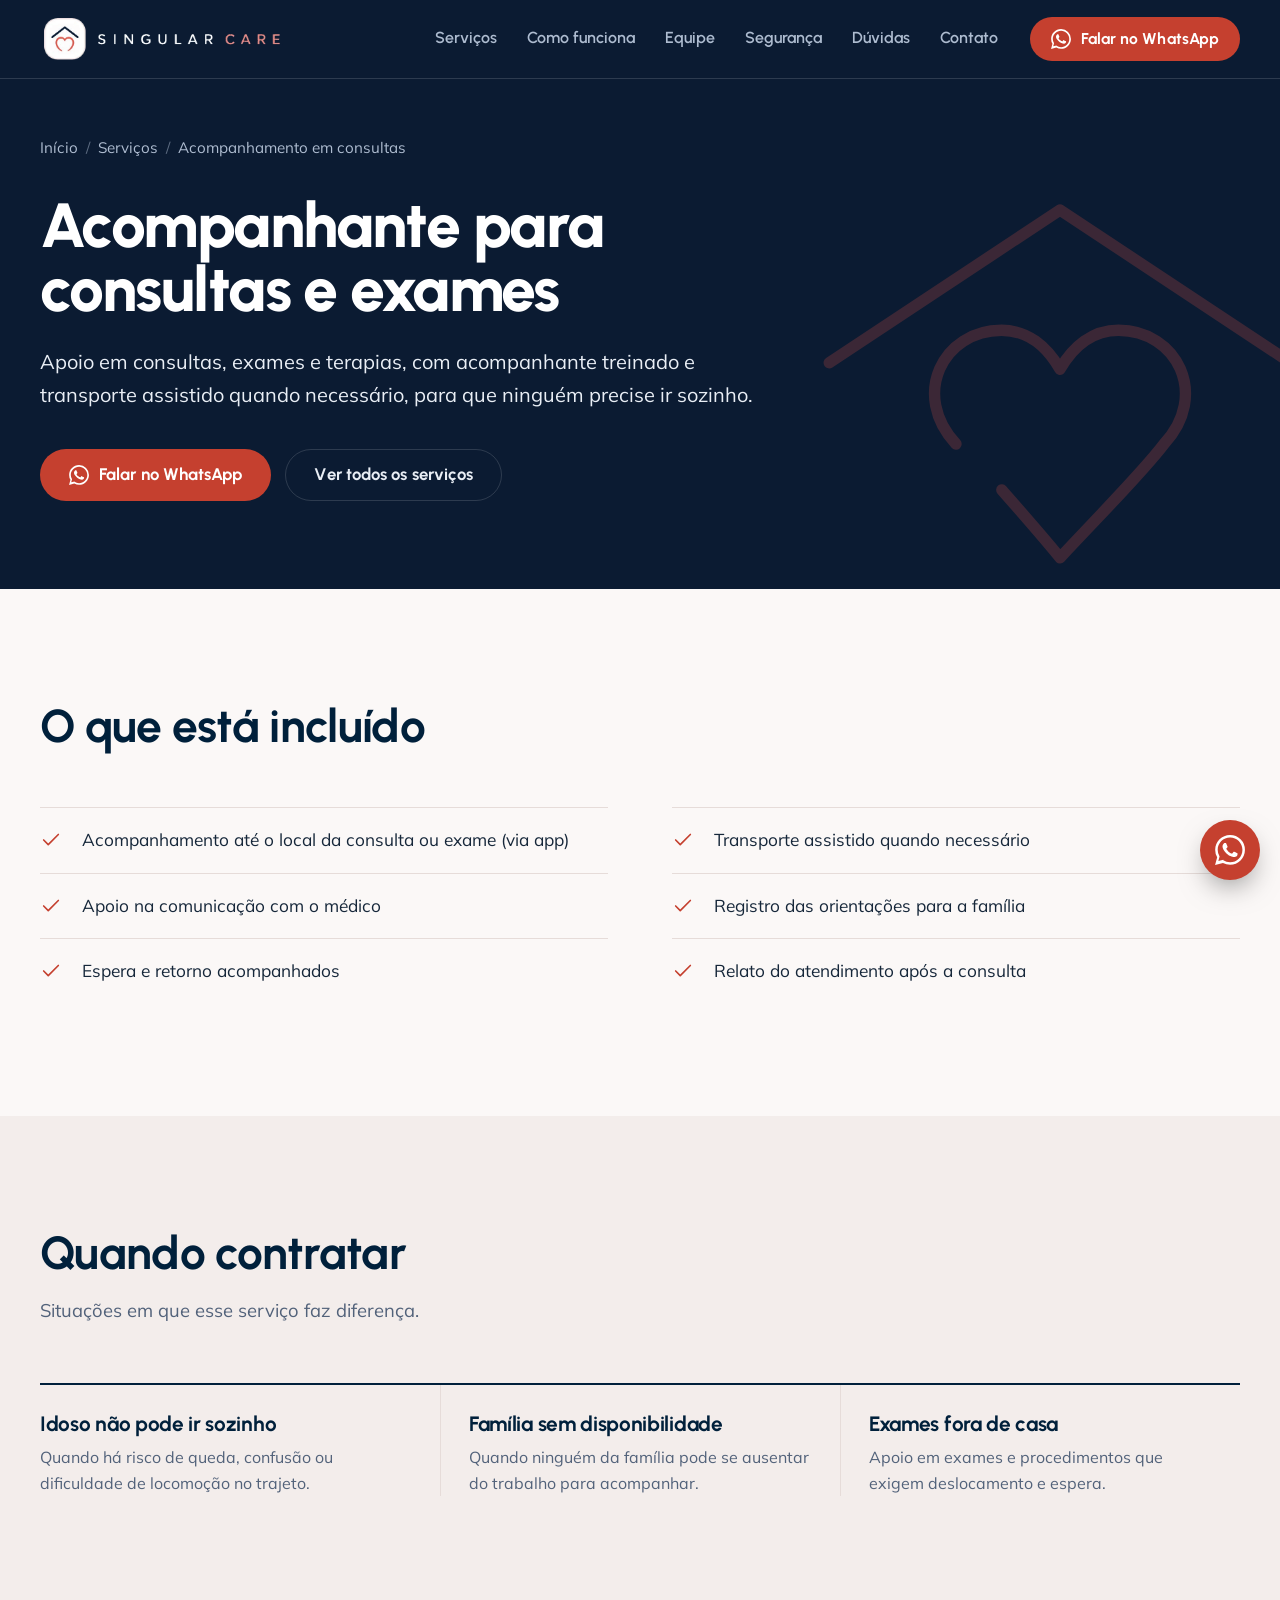
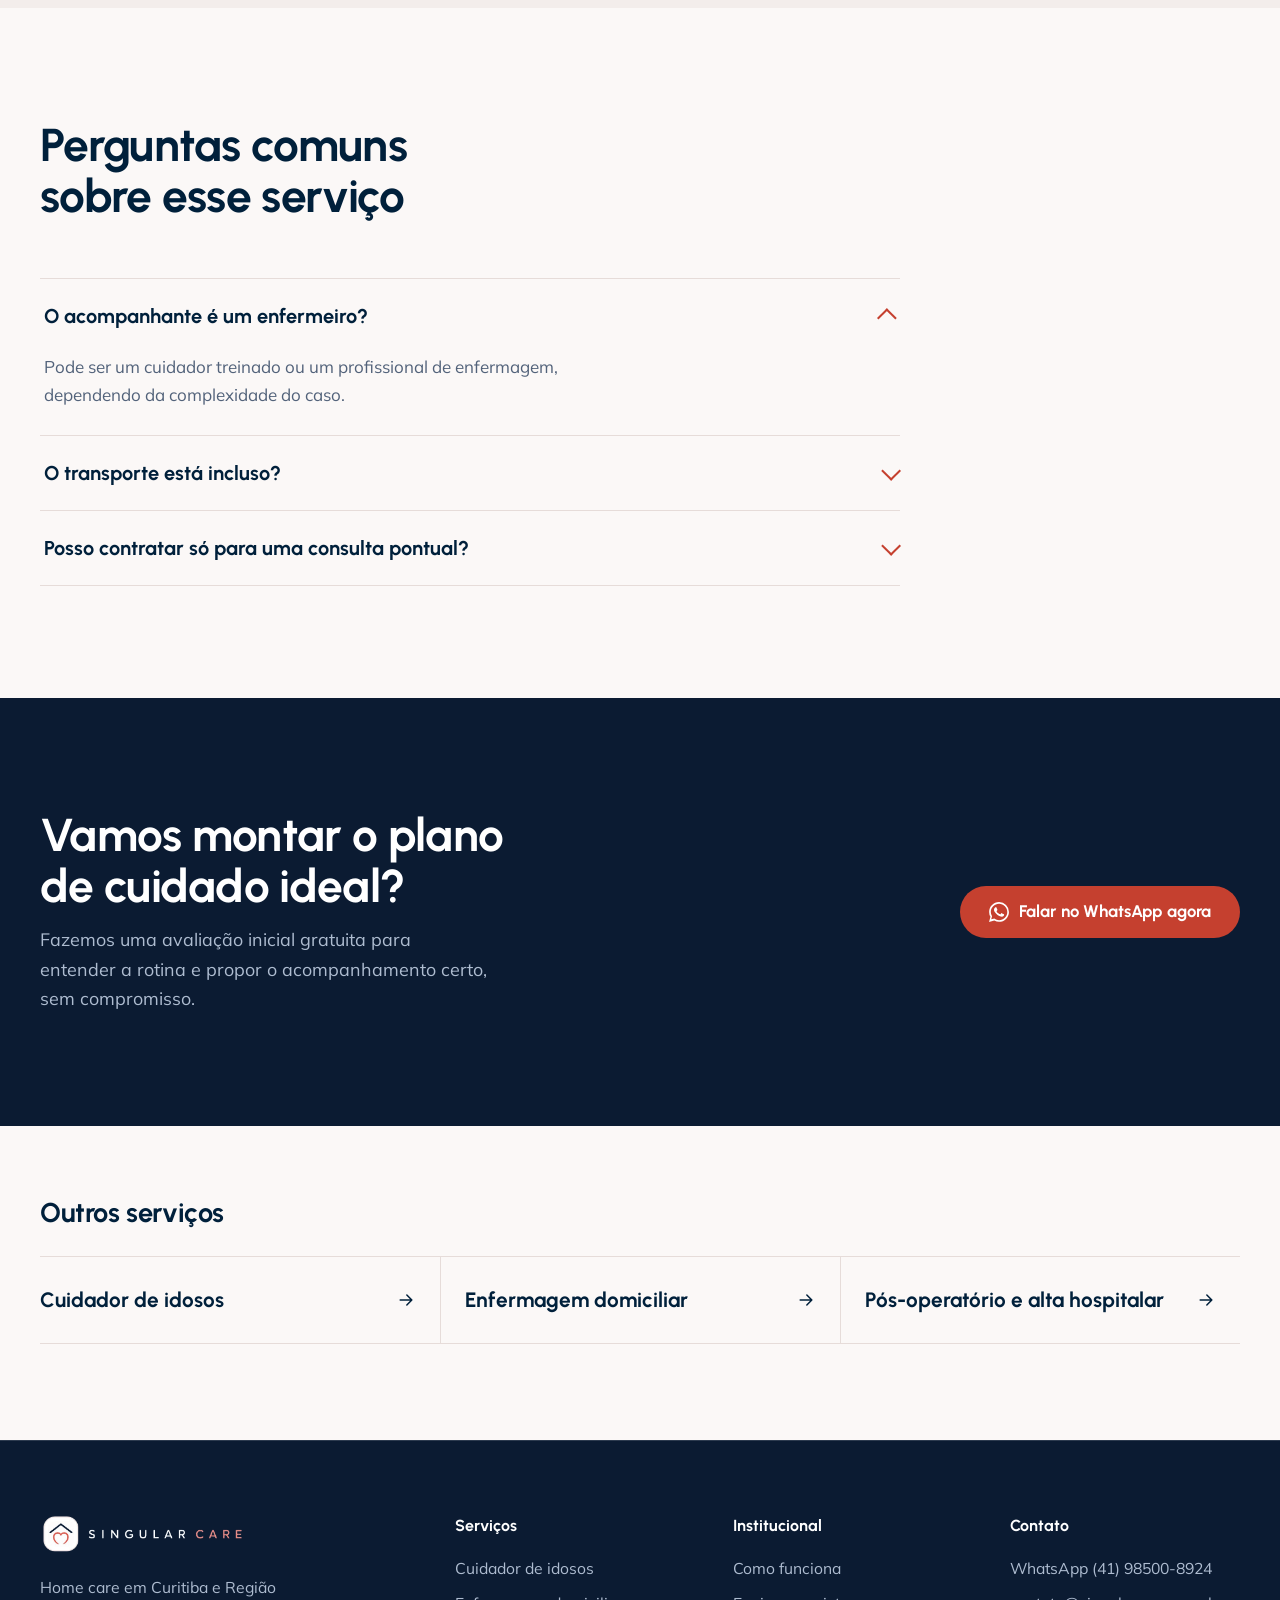
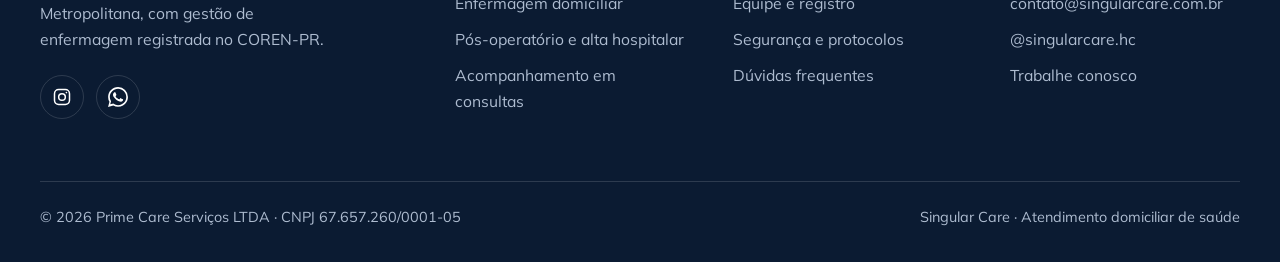
<file: v2/servicos/acompanhamento-consultas.html>
<!DOCTYPE html>
<html lang="pt-BR">
<head>
<meta charset="utf-8">
<meta name="viewport" content="width=device-width, initial-scale=1">

<title>Acompanhante para consultas em Curitiba | Singular Care</title>
<meta name="description" content="Acompanhante treinado para consultas, exames e terapias em Curitiba, com transporte assistido quando necessário e relato do atendimento para a família.">
<meta name="robots" content="noindex, nofollow">
<link rel="canonical" href="https://singularcare.com.br/v2/servicos/acompanhamento-consultas.html">
<meta name="theme-color" content="#0B1B32">
<meta name="format-detection" content="telephone=no">
<meta property="og:type" content="website">
<meta property="og:locale" content="pt_BR">
<meta property="og:site_name" content="Singular Care">
<meta property="og:title" content="Acompanhante para consultas em Curitiba | Singular Care">
<meta property="og:description" content="Acompanhante treinado para consultas, exames e terapias em Curitiba, com transporte assistido quando necessário e relato do atendimento para a família.">
<meta property="og:url" content="https://singularcare.com.br/v2/servicos/acompanhamento-consultas.html">
<meta property="og:image" content="https://singularcare.com.br/v2/assets/og-image.png">
<meta property="og:image:width" content="1200">
<meta property="og:image:height" content="630">
<meta property="og:image:alt" content="Singular Care: home care em Curitiba">
<meta name="twitter:card" content="summary_large_image">
<meta name="twitter:title" content="Acompanhante para consultas em Curitiba | Singular Care">
<meta name="twitter:description" content="Acompanhante treinado para consultas, exames e terapias em Curitiba, com transporte assistido quando necessário e relato do atendimento para a família.">
<meta name="twitter:image" content="https://singularcare.com.br/v2/assets/og-image.png">
<link rel="icon" href="../favicon.ico" sizes="any">
<link rel="icon" type="image/png" sizes="32x32" href="../favicon-32x32.png">
<link rel="icon" type="image/png" sizes="16x16" href="../favicon-16x16.png">
<link rel="icon" type="image/png" sizes="192x192" href="../favicon-192.png">
<link rel="apple-touch-icon" href="../apple-touch-icon.png">
<link rel="manifest" href="../site.webmanifest">
<link rel="preload" href="../assets/fonts/urbanist-latin-wght-normal.woff2" as="font" type="font/woff2" crossorigin>
<link rel="preload" href="../assets/fonts/mulish-latin-wght-normal.woff2" as="font" type="font/woff2" crossorigin>
<link rel="stylesheet" href="../assets/style.css">
<script type="application/ld+json">{"@context":"https://schema.org","@graph":[{"@type":["MedicalBusiness","LocalBusiness"],"@id":"https://singularcare.com.br/v2/#organization","name":"Singular Care","legalName":"Prime Care Serviços LTDA","taxID":"67.657.260/0001-05","url":"https://singularcare.com.br/v2/","description":"Home care em Curitiba e região metropolitana: cuidadores de idosos, enfermagem domiciliar, pós-operatório e alta hospitalar e acompanhamento em consultas, com gestão de enfermagem registrada no COREN-PR.","logo":{"@type":"ImageObject","url":"https://singularcare.com.br/v2/favicon-512.png","width":512,"height":512},"image":"https://singularcare.com.br/v2/assets/og-image.png","telephone":"+55-41-98500-8924","email":"contato@singularcare.com.br","areaServed":[{"@type":"City","name":"Curitiba"},{"@type":"AdministrativeArea","name":"Região Metropolitana de Curitiba"}],"sameAs":["https://www.instagram.com/singularcare.hc/"],"contactPoint":{"@type":"ContactPoint","telephone":"+55-41-98500-8924","contactType":"customer service","availableLanguage":"pt-BR","url":"https://wa.me/5541985008924?text=Ol%C3%A1%21%20Vim%20pelo%20site%20da%20Singular%20Care."}},{"@type":"WebSite","@id":"https://singularcare.com.br/v2/#website","url":"https://singularcare.com.br/v2/","name":"Singular Care","inLanguage":"pt-BR","publisher":{"@id":"https://singularcare.com.br/v2/#organization"}},{"@type":"Service","@id":"https://singularcare.com.br/v2/servicos/acompanhamento-consultas.html#service","name":"Acompanhamento em consultas, exames e terapias","serviceType":"Acompanhamento em consultas, exames e terapias","description":"Acompanhante treinado para consultas, exames e terapias em Curitiba, com transporte assistido quando necessário e relato do atendimento para a família.","url":"https://singularcare.com.br/v2/servicos/acompanhamento-consultas.html","provider":{"@id":"https://singularcare.com.br/v2/#organization"},"areaServed":{"@type":"City","name":"Curitiba"},"availableChannel":{"@type":"ServiceChannel","serviceUrl":"https://wa.me/5541985008924?text=Ol%C3%A1%21%20Vim%20pelo%20site%20da%20Singular%20Care."}},{"@type":"FAQPage","@id":"https://singularcare.com.br/v2/servicos/acompanhamento-consultas.html#faq","mainEntity":[{"@type":"Question","name":"O acompanhante é um enfermeiro?","acceptedAnswer":{"@type":"Answer","text":"Pode ser um cuidador treinado ou um profissional de enfermagem, dependendo da complexidade do caso."}},{"@type":"Question","name":"O transporte está incluso?","acceptedAnswer":{"@type":"Answer","text":"O transporte assistido pode ser incluído no plano; combinamos isso na avaliação inicial."}},{"@type":"Question","name":"Posso contratar só para uma consulta pontual?","acceptedAnswer":{"@type":"Answer","text":"Sim, esse serviço pode ser contratado de forma avulsa ou recorrente."}}]},{"@type":"BreadcrumbList","itemListElement":[{"@type":"ListItem","position":1,"name":"Início","item":"https://singularcare.com.br/v2/"},{"@type":"ListItem","position":2,"name":"Serviços","item":"https://singularcare.com.br/v2/#servicos"},{"@type":"ListItem","position":3,"name":"Acompanhamento em consultas","item":"https://singularcare.com.br/v2/servicos/acompanhamento-consultas.html"}]}]}</script>
</head>
<body>
<a class="skip" href="#conteudo">Pular para o conteúdo</a>
<header class="top">
<div class="wrap nav">
<a class="brand" href="../index.html" aria-label="Singular Care, página inicial"><img src="../assets/logo-white.png" alt="Singular Care" width="244" height="50"></a>
<nav class="navlinks" id="navlinks" aria-label="Principal">
<a href="../index.html#servicos">Serviços</a>
<a href="../index.html#como">Como funciona</a>
<a href="../index.html#equipe">Equipe</a>
<a href="../index.html#seguranca">Segurança</a>
<a href="../index.html#faq">Dúvidas</a>
<a href="../index.html#contato">Contato</a>
<a class="btn btn-primary nav-wa" href="https://wa.me/5541985008924?text=Ol%C3%A1%21%20Vim%20pelo%20site%20da%20Singular%20Care." target="_blank" rel="noopener"><svg viewBox="0 0 24 24" fill="currentColor" aria-hidden="true"><path d="M.057 24l1.687-6.163a11.867 11.867 0 01-1.587-5.946C.16 5.335 5.495 0 12.05 0a11.817 11.817 0 018.413 3.488 11.824 11.824 0 013.48 8.414c-.003 6.557-5.338 11.892-11.893 11.892a11.9 11.9 0 01-5.688-1.448L.057 24zm6.597-3.807c1.676.995 3.276 1.591 5.392 1.592 5.448 0 9.886-4.434 9.889-9.885.002-5.462-4.415-9.89-9.881-9.892-5.452 0-9.887 4.434-9.889 9.884a9.86 9.86 0 001.51 5.26l-.999 3.648 3.978-1.043zm11.387-5.464c-.074-.124-.272-.198-.57-.347-.297-.149-1.758-.868-2.031-.967-.272-.099-.47-.149-.669.149-.198.297-.768.967-.941 1.165-.173.198-.347.223-.644.074-.297-.149-1.255-.462-2.39-1.475-.883-.788-1.48-1.761-1.653-2.059-.173-.297-.018-.458.13-.606.134-.133.297-.347.446-.521.151-.172.2-.296.3-.495.099-.198.05-.372-.025-.521-.075-.148-.669-1.611-.916-2.206-.242-.579-.487-.501-.669-.51l-.57-.01c-.198 0-.52.074-.792.372s-1.04 1.016-1.04 2.479 1.065 2.876 1.213 3.074c.149.198 2.095 3.2 5.076 4.487.709.306 1.263.489 1.694.626.712.226 1.36.194 1.872.118.571-.085 1.758-.719 2.006-1.413.248-.695.248-1.29.173-1.414z"/></svg>Falar no WhatsApp</a>
</nav>
<a class="btn btn-primary btn-sm" href="https://wa.me/5541985008924?text=Ol%C3%A1%21%20Vim%20pelo%20site%20da%20Singular%20Care." target="_blank" rel="noopener"><svg viewBox="0 0 24 24" fill="currentColor" aria-hidden="true"><path d="M.057 24l1.687-6.163a11.867 11.867 0 01-1.587-5.946C.16 5.335 5.495 0 12.05 0a11.817 11.817 0 018.413 3.488 11.824 11.824 0 013.48 8.414c-.003 6.557-5.338 11.892-11.893 11.892a11.9 11.9 0 01-5.688-1.448L.057 24zm6.597-3.807c1.676.995 3.276 1.591 5.392 1.592 5.448 0 9.886-4.434 9.889-9.885.002-5.462-4.415-9.89-9.881-9.892-5.452 0-9.887 4.434-9.889 9.884a9.86 9.86 0 001.51 5.26l-.999 3.648 3.978-1.043zm11.387-5.464c-.074-.124-.272-.198-.57-.347-.297-.149-1.758-.868-2.031-.967-.272-.099-.47-.149-.669.149-.198.297-.768.967-.941 1.165-.173.198-.347.223-.644.074-.297-.149-1.255-.462-2.39-1.475-.883-.788-1.48-1.761-1.653-2.059-.173-.297-.018-.458.13-.606.134-.133.297-.347.446-.521.151-.172.2-.296.3-.495.099-.198.05-.372-.025-.521-.075-.148-.669-1.611-.916-2.206-.242-.579-.487-.501-.669-.51l-.57-.01c-.198 0-.52.074-.792.372s-1.04 1.016-1.04 2.479 1.065 2.876 1.213 3.074c.149.198 2.095 3.2 5.076 4.487.709.306 1.263.489 1.694.626.712.226 1.36.194 1.872.118.571-.085 1.758-.719 2.006-1.413.248-.695.248-1.29.173-1.414z"/></svg>Falar no WhatsApp</a>
<button class="menu-toggle" id="menuToggle" type="button" aria-label="Abrir menu" aria-expanded="false" aria-controls="navlinks"><svg viewBox="0 0 24 24" fill="none" stroke="currentColor" stroke-width="1.8" stroke-linecap="round" stroke-linejoin="round" aria-hidden="true" class="icon-burger"><path d="M4 7h16M4 12h16M4 17h16"/></svg><svg viewBox="0 0 24 24" fill="none" stroke="currentColor" stroke-width="1.8" stroke-linecap="round" stroke-linejoin="round" aria-hidden="true" class="icon-close"><path d="M6 6l12 12M18 6L6 18"/></svg></button>
</div>
</header>
<main id="conteudo">
<section class="page-hero">
<svg class="motif" viewBox="0 0 320 300" fill="none" stroke="currentColor" stroke-width="7" stroke-linecap="round" stroke-linejoin="round" aria-hidden="true"><path pathLength="1" d="M18 118L160 24l142 94"/><path pathLength="1" d="M96 168c-28-30-8-70 28-70 16 0 28 10 36 24 8-14 20-24 36-24 36 0 56 40 28 70-12 16-34 38-64 70-8-10-22-26-36-42"/></svg>
<div class="wrap page-hero-in">
<ol class="crumb" aria-label="Você está em"><li><a href="../index.html">Início</a></li><li><a href="../index.html#servicos">Serviços</a></li><li aria-current="page">Acompanhamento em consultas</li></ol>
<h1 class="rise">Acompanhante para consultas e exames</h1>
<p class="lead rise">Apoio em consultas, exames e terapias, com acompanhante treinado e transporte assistido quando necessário, para que ninguém precise ir sozinho.</p>
<div class="hero-cta rise"><a class="btn btn-primary" href="https://wa.me/5541985008924?text=Ol%C3%A1%21%20Vim%20pelo%20site%20e%20quero%20saber%20mais%20sobre%20Acompanhamento%20em%20consultas." target="_blank" rel="noopener"><svg viewBox="0 0 24 24" fill="currentColor" aria-hidden="true"><path d="M.057 24l1.687-6.163a11.867 11.867 0 01-1.587-5.946C.16 5.335 5.495 0 12.05 0a11.817 11.817 0 018.413 3.488 11.824 11.824 0 013.48 8.414c-.003 6.557-5.338 11.892-11.893 11.892a11.9 11.9 0 01-5.688-1.448L.057 24zm6.597-3.807c1.676.995 3.276 1.591 5.392 1.592 5.448 0 9.886-4.434 9.889-9.885.002-5.462-4.415-9.89-9.881-9.892-5.452 0-9.887 4.434-9.889 9.884a9.86 9.86 0 001.51 5.26l-.999 3.648 3.978-1.043zm11.387-5.464c-.074-.124-.272-.198-.57-.347-.297-.149-1.758-.868-2.031-.967-.272-.099-.47-.149-.669.149-.198.297-.768.967-.941 1.165-.173.198-.347.223-.644.074-.297-.149-1.255-.462-2.39-1.475-.883-.788-1.48-1.761-1.653-2.059-.173-.297-.018-.458.13-.606.134-.133.297-.347.446-.521.151-.172.2-.296.3-.495.099-.198.05-.372-.025-.521-.075-.148-.669-1.611-.916-2.206-.242-.579-.487-.501-.669-.51l-.57-.01c-.198 0-.52.074-.792.372s-1.04 1.016-1.04 2.479 1.065 2.876 1.213 3.074c.149.198 2.095 3.2 5.076 4.487.709.306 1.263.489 1.694.626.712.226 1.36.194 1.872.118.571-.085 1.758-.719 2.006-1.413.248-.695.248-1.29.173-1.414z"/></svg>Falar no WhatsApp</a><a class="btn btn-ghost" href="../index.html#servicos">Ver todos os serviços</a></div>
</div>
</section>

<section class="sec">
<div class="wrap">
<div class="sec-head reveal"><h2>O que está incluído</h2></div>
<ul class="incl reveal"><li><svg viewBox="0 0 24 24" fill="none" stroke="currentColor" stroke-width="1.8" stroke-linecap="round" stroke-linejoin="round" aria-hidden="true" ><path d="M20 6L9 17l-5-5"/></svg><span>Acompanhamento até o local da consulta ou exame (via app)</span></li><li><svg viewBox="0 0 24 24" fill="none" stroke="currentColor" stroke-width="1.8" stroke-linecap="round" stroke-linejoin="round" aria-hidden="true" ><path d="M20 6L9 17l-5-5"/></svg><span>Transporte assistido quando necessário</span></li><li><svg viewBox="0 0 24 24" fill="none" stroke="currentColor" stroke-width="1.8" stroke-linecap="round" stroke-linejoin="round" aria-hidden="true" ><path d="M20 6L9 17l-5-5"/></svg><span>Apoio na comunicação com o médico</span></li><li><svg viewBox="0 0 24 24" fill="none" stroke="currentColor" stroke-width="1.8" stroke-linecap="round" stroke-linejoin="round" aria-hidden="true" ><path d="M20 6L9 17l-5-5"/></svg><span>Registro das orientações para a família</span></li><li><svg viewBox="0 0 24 24" fill="none" stroke="currentColor" stroke-width="1.8" stroke-linecap="round" stroke-linejoin="round" aria-hidden="true" ><path d="M20 6L9 17l-5-5"/></svg><span>Espera e retorno acompanhados</span></li><li><svg viewBox="0 0 24 24" fill="none" stroke="currentColor" stroke-width="1.8" stroke-linecap="round" stroke-linejoin="round" aria-hidden="true" ><path d="M20 6L9 17l-5-5"/></svg><span>Relato do atendimento após a consulta</span></li></ul>
</div>
</section>

<section class="sec alt">
<div class="wrap">
<div class="sec-head reveal"><h2>Quando contratar</h2><p>Situações em que esse serviço faz diferença.</p></div>
<div class="cases"><div class="reveal"><h3>Idoso não pode ir sozinho</h3><p>Quando há risco de queda, confusão ou dificuldade de locomoção no trajeto.</p></div><div class="reveal"><h3>Família sem disponibilidade</h3><p>Quando ninguém da família pode se ausentar do trabalho para acompanhar.</p></div><div class="reveal"><h3>Exames fora de casa</h3><p>Apoio em exames e procedimentos que exigem deslocamento e espera.</p></div></div>
</div>
</section>

<section class="sec">
<div class="wrap">
<div class="sec-head reveal"><h2>Perguntas comuns sobre esse serviço</h2></div>
<div class="faq reveal"><details open><summary>O acompanhante é um enfermeiro?</summary><p>Pode ser um cuidador treinado ou um profissional de enfermagem, dependendo da complexidade do caso.</p></details>
<details><summary>O transporte está incluso?</summary><p>O transporte assistido pode ser incluído no plano; combinamos isso na avaliação inicial.</p></details>
<details><summary>Posso contratar só para uma consulta pontual?</summary><p>Sim, esse serviço pode ser contratado de forma avulsa ou recorrente.</p></details>
</div>
</div>
</section>

<section class="sec cta">
<div class="wrap cta-in">
<div class="reveal"><h2>Vamos montar o plano de cuidado ideal?</h2><p>Fazemos uma avaliação inicial gratuita para entender a rotina e propor o acompanhamento certo, sem compromisso.</p></div>
<a class="btn btn-primary reveal" href="https://wa.me/5541985008924?text=Ol%C3%A1%21%20Vim%20pelo%20site%20e%20quero%20saber%20mais%20sobre%20Acompanhamento%20em%20consultas." target="_blank" rel="noopener"><svg viewBox="0 0 24 24" fill="currentColor" aria-hidden="true"><path d="M.057 24l1.687-6.163a11.867 11.867 0 01-1.587-5.946C.16 5.335 5.495 0 12.05 0a11.817 11.817 0 018.413 3.488 11.824 11.824 0 013.48 8.414c-.003 6.557-5.338 11.892-11.893 11.892a11.9 11.9 0 01-5.688-1.448L.057 24zm6.597-3.807c1.676.995 3.276 1.591 5.392 1.592 5.448 0 9.886-4.434 9.889-9.885.002-5.462-4.415-9.89-9.881-9.892-5.452 0-9.887 4.434-9.889 9.884a9.86 9.86 0 001.51 5.26l-.999 3.648 3.978-1.043zm11.387-5.464c-.074-.124-.272-.198-.57-.347-.297-.149-1.758-.868-2.031-.967-.272-.099-.47-.149-.669.149-.198.297-.768.967-.941 1.165-.173.198-.347.223-.644.074-.297-.149-1.255-.462-2.39-1.475-.883-.788-1.48-1.761-1.653-2.059-.173-.297-.018-.458.13-.606.134-.133.297-.347.446-.521.151-.172.2-.296.3-.495.099-.198.05-.372-.025-.521-.075-.148-.669-1.611-.916-2.206-.242-.579-.487-.501-.669-.51l-.57-.01c-.198 0-.52.074-.792.372s-1.04 1.016-1.04 2.479 1.065 2.876 1.213 3.074c.149.198 2.095 3.2 5.076 4.487.709.306 1.263.489 1.694.626.712.226 1.36.194 1.872.118.571-.085 1.758-.719 2.006-1.413.248-.695.248-1.29.173-1.414z"/></svg>Falar no WhatsApp agora</a>
</div>
</section>

<section class="sec-related" style="padding:72px 0 96px">
<div class="wrap">
<div class="sec-head reveal" style="margin-bottom:28px"><h2 style="font-size:1.7rem">Outros serviços</h2></div>
<nav class="related" aria-label="Outros serviços"><a href="cuidador-de-idosos.html">Cuidador de idosos<svg viewBox="0 0 24 24" fill="none" stroke="currentColor" stroke-width="1.8" stroke-linecap="round" stroke-linejoin="round" aria-hidden="true" ><path d="M5 12h14M13 6l6 6-6 6"/></svg></a><a href="enfermagem-domiciliar.html">Enfermagem domiciliar<svg viewBox="0 0 24 24" fill="none" stroke="currentColor" stroke-width="1.8" stroke-linecap="round" stroke-linejoin="round" aria-hidden="true" ><path d="M5 12h14M13 6l6 6-6 6"/></svg></a><a href="pos-operatorio-alta-hospitalar.html">Pós-operatório e alta hospitalar<svg viewBox="0 0 24 24" fill="none" stroke="currentColor" stroke-width="1.8" stroke-linecap="round" stroke-linejoin="round" aria-hidden="true" ><path d="M5 12h14M13 6l6 6-6 6"/></svg></a></nav>
</div>
</section>
</main>
<footer class="foot">
<div class="wrap">
<div class="foot-grid">
<div>
<img class="flogo" src="../assets/logo-white.png" alt="Singular Care" width="244" height="50" loading="lazy">
<p>Home care em Curitiba e Região Metropolitana, com gestão de enfermagem registrada no COREN-PR.</p>
<div class="soc">
<a href="https://www.instagram.com/singularcare.hc/" target="_blank" rel="noopener" aria-label="Instagram da Singular Care"><svg viewBox="0 0 24 24" fill="none" stroke="currentColor" stroke-width="1.8" stroke-linecap="round" stroke-linejoin="round" aria-hidden="true" ><rect x="3" y="3" width="18" height="18" rx="5"/><circle cx="12" cy="12" r="4"/><circle cx="17.3" cy="6.7" r="1" fill="currentColor" stroke="none"/></svg></a>
<a href="https://wa.me/5541985008924?text=Ol%C3%A1%21%20Vim%20pelo%20site%20da%20Singular%20Care." target="_blank" rel="noopener" aria-label="WhatsApp da Singular Care"><svg viewBox="0 0 24 24" fill="currentColor" aria-hidden="true"><path d="M.057 24l1.687-6.163a11.867 11.867 0 01-1.587-5.946C.16 5.335 5.495 0 12.05 0a11.817 11.817 0 018.413 3.488 11.824 11.824 0 013.48 8.414c-.003 6.557-5.338 11.892-11.893 11.892a11.9 11.9 0 01-5.688-1.448L.057 24zm6.597-3.807c1.676.995 3.276 1.591 5.392 1.592 5.448 0 9.886-4.434 9.889-9.885.002-5.462-4.415-9.89-9.881-9.892-5.452 0-9.887 4.434-9.889 9.884a9.86 9.86 0 001.51 5.26l-.999 3.648 3.978-1.043zm11.387-5.464c-.074-.124-.272-.198-.57-.347-.297-.149-1.758-.868-2.031-.967-.272-.099-.47-.149-.669.149-.198.297-.768.967-.941 1.165-.173.198-.347.223-.644.074-.297-.149-1.255-.462-2.39-1.475-.883-.788-1.48-1.761-1.653-2.059-.173-.297-.018-.458.13-.606.134-.133.297-.347.446-.521.151-.172.2-.296.3-.495.099-.198.05-.372-.025-.521-.075-.148-.669-1.611-.916-2.206-.242-.579-.487-.501-.669-.51l-.57-.01c-.198 0-.52.074-.792.372s-1.04 1.016-1.04 2.479 1.065 2.876 1.213 3.074c.149.198 2.095 3.2 5.076 4.487.709.306 1.263.489 1.694.626.712.226 1.36.194 1.872.118.571-.085 1.758-.719 2.006-1.413.248-.695.248-1.29.173-1.414z"/></svg></a>
</div>
</div>
<div><h5>Serviços</h5><ul><li><a href="../servicos/cuidador-de-idosos.html">Cuidador de idosos</a></li><li><a href="../servicos/enfermagem-domiciliar.html">Enfermagem domiciliar</a></li><li><a href="../servicos/pos-operatorio-alta-hospitalar.html">Pós-operatório e alta hospitalar</a></li><li><a href="../servicos/acompanhamento-consultas.html">Acompanhamento em consultas</a></li></ul></div>
<div><h5>Institucional</h5><ul>
<li><a href="../index.html#como">Como funciona</a></li>
<li><a href="../index.html#equipe">Equipe e registro</a></li>
<li><a href="../index.html#seguranca">Segurança e protocolos</a></li>
<li><a href="../index.html#faq">Dúvidas frequentes</a></li>
</ul></div>
<div><h5>Contato</h5><ul>
<li><a href="https://wa.me/5541985008924?text=Ol%C3%A1%21%20Vim%20pelo%20site%20da%20Singular%20Care." target="_blank" rel="noopener">WhatsApp (41) 98500-8924</a></li>
<li><a href="mailto:contato@singularcare.com.br">contato@singularcare.com.br</a></li>
<li><a href="https://www.instagram.com/singularcare.hc/" target="_blank" rel="noopener">@singularcare.hc</a></li>
<li><a href="mailto:contato@singularcare.com.br?subject=Trabalhe%20conosco%20-%20Envio%20de%20curr%C3%ADculo">Trabalhe conosco</a></li>
</ul></div>
</div>
<div class="foot-bottom">
<span>© <span id="ano">2026</span> Prime Care Serviços LTDA · CNPJ 67.657.260/0001-05</span>
<span>Singular Care · Atendimento domiciliar de saúde</span>
</div>
</div>
</footer>
<a class="wa-float" href="https://wa.me/5541985008924?text=Ol%C3%A1%21%20Vim%20pelo%20site%20da%20Singular%20Care." target="_blank" rel="noopener" aria-label="Falar no WhatsApp"><svg viewBox="0 0 24 24" fill="currentColor" aria-hidden="true"><path d="M.057 24l1.687-6.163a11.867 11.867 0 01-1.587-5.946C.16 5.335 5.495 0 12.05 0a11.817 11.817 0 018.413 3.488 11.824 11.824 0 013.48 8.414c-.003 6.557-5.338 11.892-11.893 11.892a11.9 11.9 0 01-5.688-1.448L.057 24zm6.597-3.807c1.676.995 3.276 1.591 5.392 1.592 5.448 0 9.886-4.434 9.889-9.885.002-5.462-4.415-9.89-9.881-9.892-5.452 0-9.887 4.434-9.889 9.884a9.86 9.86 0 001.51 5.26l-.999 3.648 3.978-1.043zm11.387-5.464c-.074-.124-.272-.198-.57-.347-.297-.149-1.758-.868-2.031-.967-.272-.099-.47-.149-.669.149-.198.297-.768.967-.941 1.165-.173.198-.347.223-.644.074-.297-.149-1.255-.462-2.39-1.475-.883-.788-1.48-1.761-1.653-2.059-.173-.297-.018-.458.13-.606.134-.133.297-.347.446-.521.151-.172.2-.296.3-.495.099-.198.05-.372-.025-.521-.075-.148-.669-1.611-.916-2.206-.242-.579-.487-.501-.669-.51l-.57-.01c-.198 0-.52.074-.792.372s-1.04 1.016-1.04 2.479 1.065 2.876 1.213 3.074c.149.198 2.095 3.2 5.076 4.487.709.306 1.263.489 1.694.626.712.226 1.36.194 1.872.118.571-.085 1.758-.719 2.006-1.413.248-.695.248-1.29.173-1.414z"/></svg></a>
<script src="../assets/main.js" defer></script>
</body>
</html>
</file>
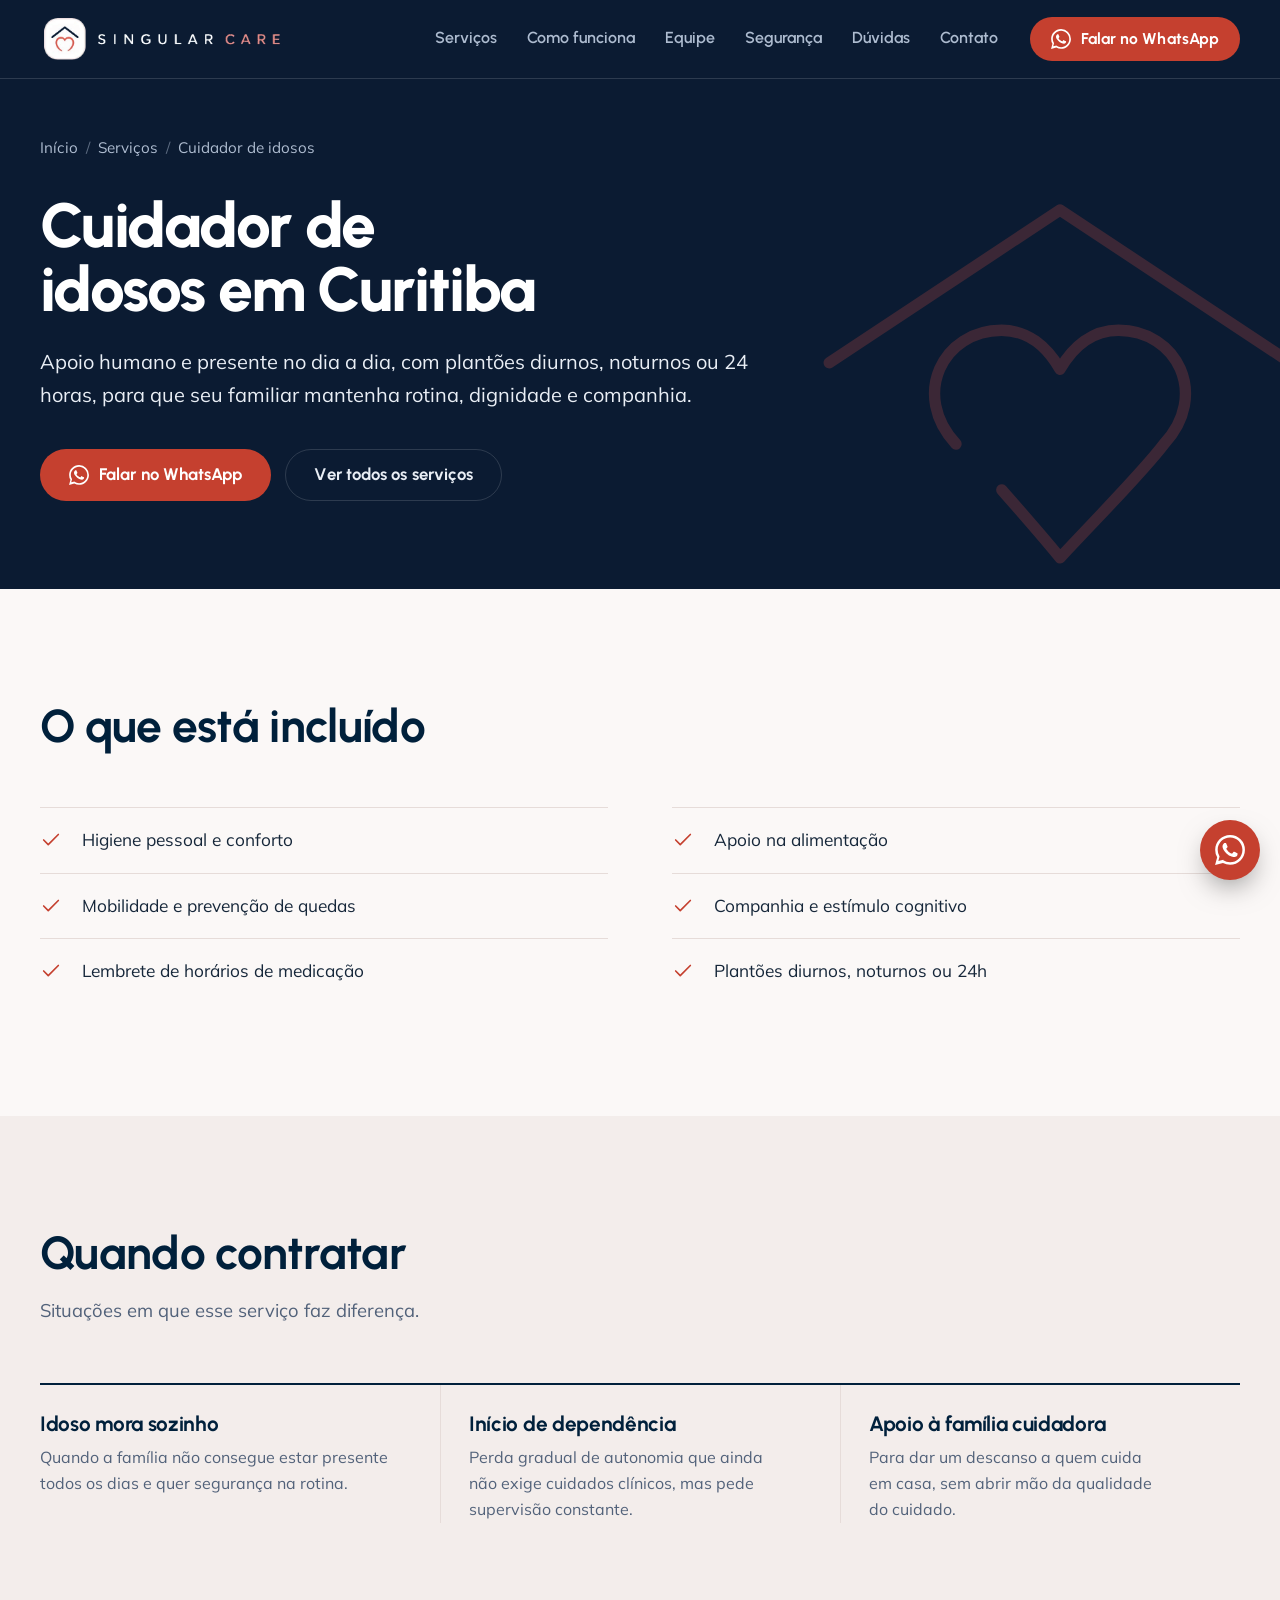
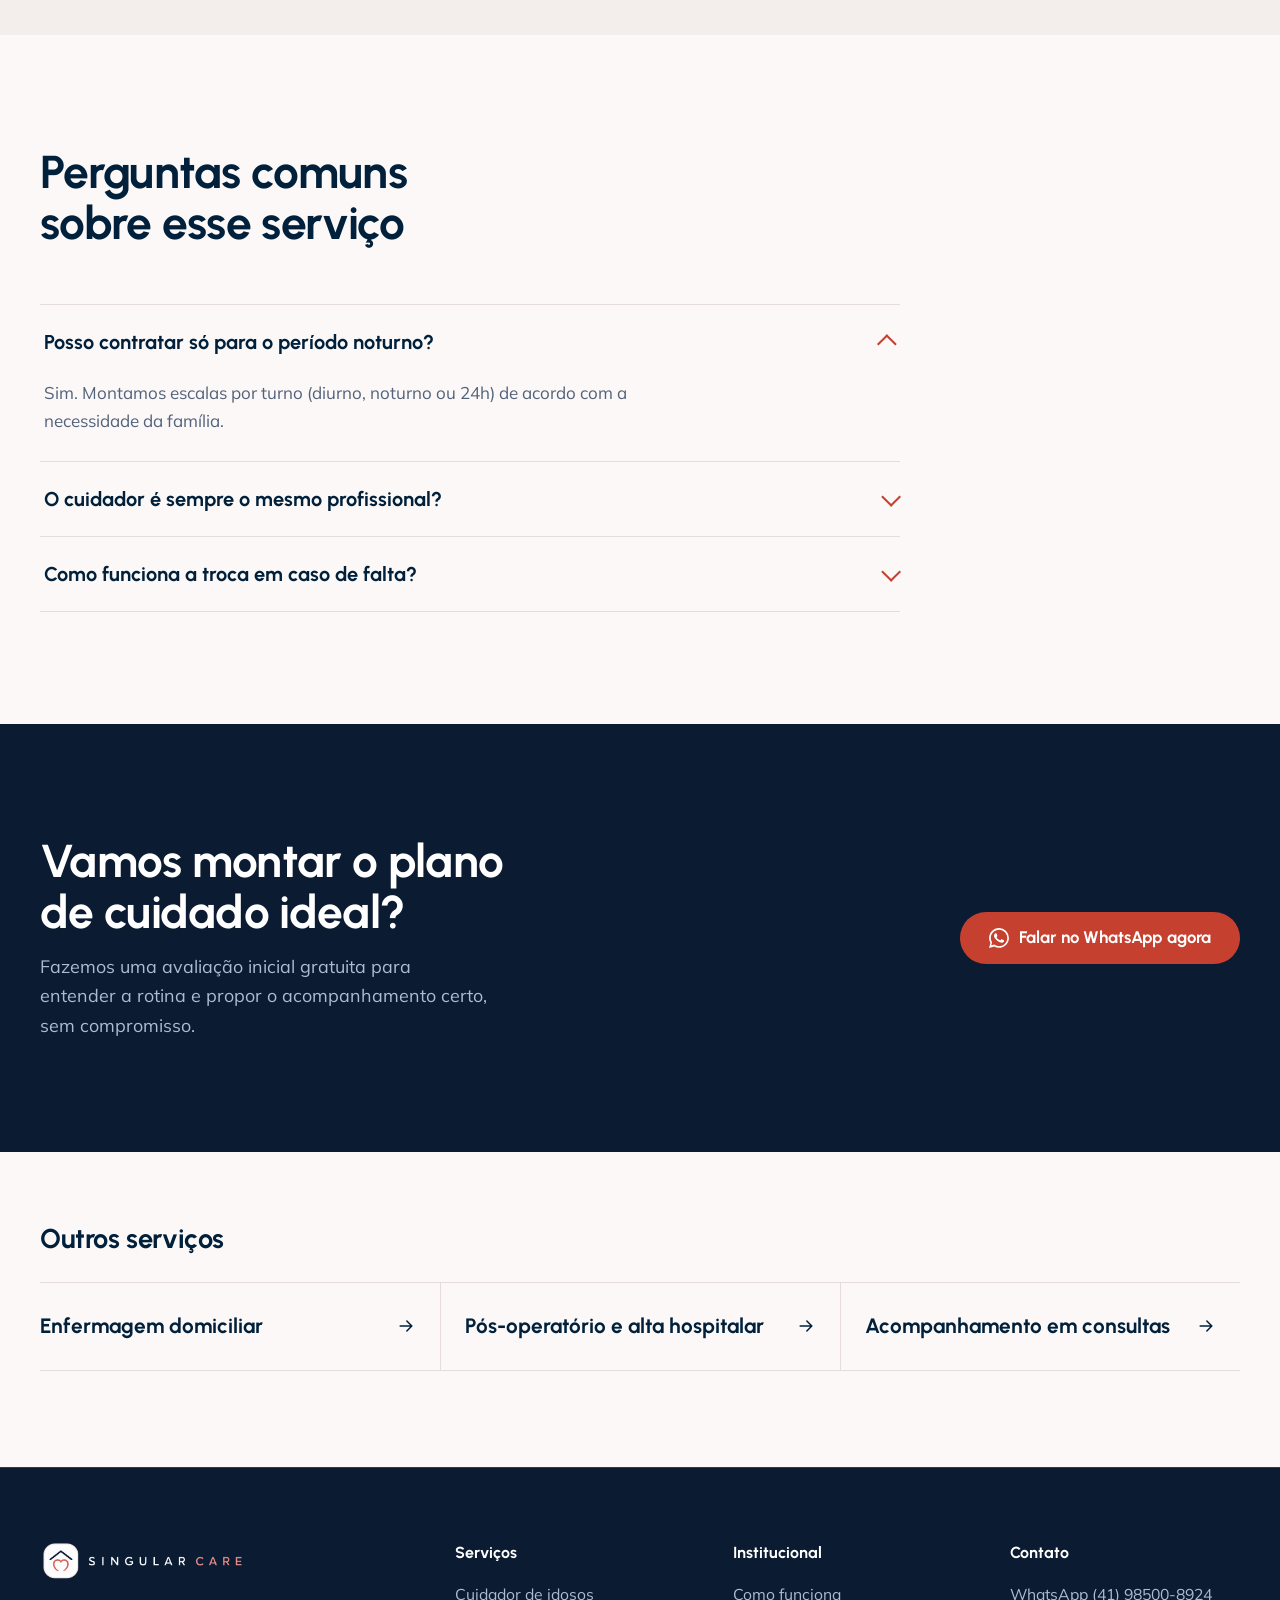
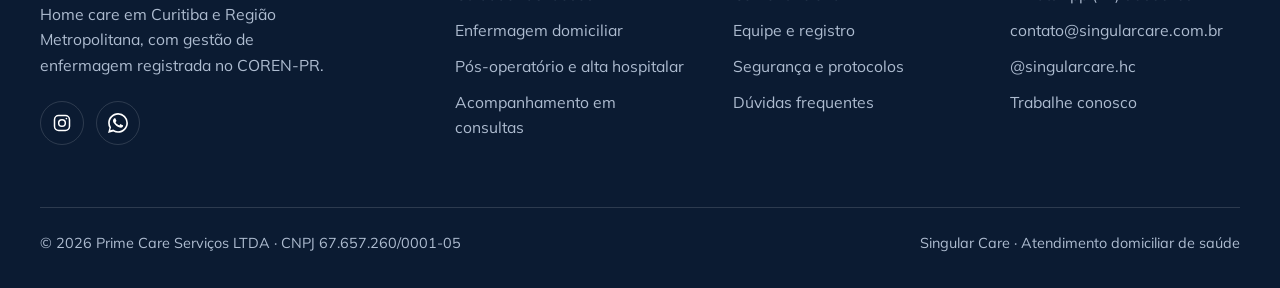
<file: v2/servicos/cuidador-de-idosos.html>
<!DOCTYPE html>
<html lang="pt-BR">
<head>
<meta charset="utf-8">
<meta name="viewport" content="width=device-width, initial-scale=1">

<title>Cuidador de idosos em Curitiba | Singular Care</title>
<meta name="description" content="Cuidador de idosos em Curitiba e região: plantões diurnos, noturnos ou 24h, com apoio na rotina, higiene, alimentação e companhia e supervisão de enfermagem.">
<meta name="robots" content="noindex, nofollow">
<link rel="canonical" href="https://singularcare.com.br/v2/servicos/cuidador-de-idosos.html">
<meta name="theme-color" content="#0B1B32">
<meta name="format-detection" content="telephone=no">
<meta property="og:type" content="website">
<meta property="og:locale" content="pt_BR">
<meta property="og:site_name" content="Singular Care">
<meta property="og:title" content="Cuidador de idosos em Curitiba | Singular Care">
<meta property="og:description" content="Cuidador de idosos em Curitiba e região: plantões diurnos, noturnos ou 24h, com apoio na rotina, higiene, alimentação e companhia e supervisão de enfermagem.">
<meta property="og:url" content="https://singularcare.com.br/v2/servicos/cuidador-de-idosos.html">
<meta property="og:image" content="https://singularcare.com.br/v2/assets/og-image.png">
<meta property="og:image:width" content="1200">
<meta property="og:image:height" content="630">
<meta property="og:image:alt" content="Singular Care: home care em Curitiba">
<meta name="twitter:card" content="summary_large_image">
<meta name="twitter:title" content="Cuidador de idosos em Curitiba | Singular Care">
<meta name="twitter:description" content="Cuidador de idosos em Curitiba e região: plantões diurnos, noturnos ou 24h, com apoio na rotina, higiene, alimentação e companhia e supervisão de enfermagem.">
<meta name="twitter:image" content="https://singularcare.com.br/v2/assets/og-image.png">
<link rel="icon" href="../favicon.ico" sizes="any">
<link rel="icon" type="image/png" sizes="32x32" href="../favicon-32x32.png">
<link rel="icon" type="image/png" sizes="16x16" href="../favicon-16x16.png">
<link rel="icon" type="image/png" sizes="192x192" href="../favicon-192.png">
<link rel="apple-touch-icon" href="../apple-touch-icon.png">
<link rel="manifest" href="../site.webmanifest">
<link rel="preload" href="../assets/fonts/urbanist-latin-wght-normal.woff2" as="font" type="font/woff2" crossorigin>
<link rel="preload" href="../assets/fonts/mulish-latin-wght-normal.woff2" as="font" type="font/woff2" crossorigin>
<link rel="stylesheet" href="../assets/style.css">
<script type="application/ld+json">{"@context":"https://schema.org","@graph":[{"@type":["MedicalBusiness","LocalBusiness"],"@id":"https://singularcare.com.br/v2/#organization","name":"Singular Care","legalName":"Prime Care Serviços LTDA","taxID":"67.657.260/0001-05","url":"https://singularcare.com.br/v2/","description":"Home care em Curitiba e região metropolitana: cuidadores de idosos, enfermagem domiciliar, pós-operatório e alta hospitalar e acompanhamento em consultas, com gestão de enfermagem registrada no COREN-PR.","logo":{"@type":"ImageObject","url":"https://singularcare.com.br/v2/favicon-512.png","width":512,"height":512},"image":"https://singularcare.com.br/v2/assets/og-image.png","telephone":"+55-41-98500-8924","email":"contato@singularcare.com.br","areaServed":[{"@type":"City","name":"Curitiba"},{"@type":"AdministrativeArea","name":"Região Metropolitana de Curitiba"}],"sameAs":["https://www.instagram.com/singularcare.hc/"],"contactPoint":{"@type":"ContactPoint","telephone":"+55-41-98500-8924","contactType":"customer service","availableLanguage":"pt-BR","url":"https://wa.me/5541985008924?text=Ol%C3%A1%21%20Vim%20pelo%20site%20da%20Singular%20Care."}},{"@type":"WebSite","@id":"https://singularcare.com.br/v2/#website","url":"https://singularcare.com.br/v2/","name":"Singular Care","inLanguage":"pt-BR","publisher":{"@id":"https://singularcare.com.br/v2/#organization"}},{"@type":"Service","@id":"https://singularcare.com.br/v2/servicos/cuidador-de-idosos.html#service","name":"Cuidador de idosos em domicílio","serviceType":"Cuidador de idosos em domicílio","description":"Cuidador de idosos em Curitiba e região: plantões diurnos, noturnos ou 24h, com apoio na rotina, higiene, alimentação e companhia e supervisão de enfermagem.","url":"https://singularcare.com.br/v2/servicos/cuidador-de-idosos.html","provider":{"@id":"https://singularcare.com.br/v2/#organization"},"areaServed":{"@type":"City","name":"Curitiba"},"availableChannel":{"@type":"ServiceChannel","serviceUrl":"https://wa.me/5541985008924?text=Ol%C3%A1%21%20Vim%20pelo%20site%20da%20Singular%20Care."}},{"@type":"FAQPage","@id":"https://singularcare.com.br/v2/servicos/cuidador-de-idosos.html#faq","mainEntity":[{"@type":"Question","name":"Posso contratar só para o período noturno?","acceptedAnswer":{"@type":"Answer","text":"Sim. Montamos escalas por turno (diurno, noturno ou 24h) de acordo com a necessidade da família."}},{"@type":"Question","name":"O cuidador é sempre o mesmo profissional?","acceptedAnswer":{"@type":"Answer","text":"Buscamos manter o mesmo cuidador para criar vínculo e rotina, com backup treinado em caso de folgas ou imprevistos."}},{"@type":"Question","name":"Como funciona a troca em caso de falta?","acceptedAnswer":{"@type":"Answer","text":"Garantimos substituição no mesmo dia, sem custo adicional, para o atendimento nunca ficar descoberto."}}]},{"@type":"BreadcrumbList","itemListElement":[{"@type":"ListItem","position":1,"name":"Início","item":"https://singularcare.com.br/v2/"},{"@type":"ListItem","position":2,"name":"Serviços","item":"https://singularcare.com.br/v2/#servicos"},{"@type":"ListItem","position":3,"name":"Cuidador de idosos","item":"https://singularcare.com.br/v2/servicos/cuidador-de-idosos.html"}]}]}</script>
</head>
<body>
<a class="skip" href="#conteudo">Pular para o conteúdo</a>
<header class="top">
<div class="wrap nav">
<a class="brand" href="../index.html" aria-label="Singular Care, página inicial"><img src="../assets/logo-white.png" alt="Singular Care" width="244" height="50"></a>
<nav class="navlinks" id="navlinks" aria-label="Principal">
<a href="../index.html#servicos">Serviços</a>
<a href="../index.html#como">Como funciona</a>
<a href="../index.html#equipe">Equipe</a>
<a href="../index.html#seguranca">Segurança</a>
<a href="../index.html#faq">Dúvidas</a>
<a href="../index.html#contato">Contato</a>
<a class="btn btn-primary nav-wa" href="https://wa.me/5541985008924?text=Ol%C3%A1%21%20Vim%20pelo%20site%20da%20Singular%20Care." target="_blank" rel="noopener"><svg viewBox="0 0 24 24" fill="currentColor" aria-hidden="true"><path d="M.057 24l1.687-6.163a11.867 11.867 0 01-1.587-5.946C.16 5.335 5.495 0 12.05 0a11.817 11.817 0 018.413 3.488 11.824 11.824 0 013.48 8.414c-.003 6.557-5.338 11.892-11.893 11.892a11.9 11.9 0 01-5.688-1.448L.057 24zm6.597-3.807c1.676.995 3.276 1.591 5.392 1.592 5.448 0 9.886-4.434 9.889-9.885.002-5.462-4.415-9.89-9.881-9.892-5.452 0-9.887 4.434-9.889 9.884a9.86 9.86 0 001.51 5.26l-.999 3.648 3.978-1.043zm11.387-5.464c-.074-.124-.272-.198-.57-.347-.297-.149-1.758-.868-2.031-.967-.272-.099-.47-.149-.669.149-.198.297-.768.967-.941 1.165-.173.198-.347.223-.644.074-.297-.149-1.255-.462-2.39-1.475-.883-.788-1.48-1.761-1.653-2.059-.173-.297-.018-.458.13-.606.134-.133.297-.347.446-.521.151-.172.2-.296.3-.495.099-.198.05-.372-.025-.521-.075-.148-.669-1.611-.916-2.206-.242-.579-.487-.501-.669-.51l-.57-.01c-.198 0-.52.074-.792.372s-1.04 1.016-1.04 2.479 1.065 2.876 1.213 3.074c.149.198 2.095 3.2 5.076 4.487.709.306 1.263.489 1.694.626.712.226 1.36.194 1.872.118.571-.085 1.758-.719 2.006-1.413.248-.695.248-1.29.173-1.414z"/></svg>Falar no WhatsApp</a>
</nav>
<a class="btn btn-primary btn-sm" href="https://wa.me/5541985008924?text=Ol%C3%A1%21%20Vim%20pelo%20site%20da%20Singular%20Care." target="_blank" rel="noopener"><svg viewBox="0 0 24 24" fill="currentColor" aria-hidden="true"><path d="M.057 24l1.687-6.163a11.867 11.867 0 01-1.587-5.946C.16 5.335 5.495 0 12.05 0a11.817 11.817 0 018.413 3.488 11.824 11.824 0 013.48 8.414c-.003 6.557-5.338 11.892-11.893 11.892a11.9 11.9 0 01-5.688-1.448L.057 24zm6.597-3.807c1.676.995 3.276 1.591 5.392 1.592 5.448 0 9.886-4.434 9.889-9.885.002-5.462-4.415-9.89-9.881-9.892-5.452 0-9.887 4.434-9.889 9.884a9.86 9.86 0 001.51 5.26l-.999 3.648 3.978-1.043zm11.387-5.464c-.074-.124-.272-.198-.57-.347-.297-.149-1.758-.868-2.031-.967-.272-.099-.47-.149-.669.149-.198.297-.768.967-.941 1.165-.173.198-.347.223-.644.074-.297-.149-1.255-.462-2.39-1.475-.883-.788-1.48-1.761-1.653-2.059-.173-.297-.018-.458.13-.606.134-.133.297-.347.446-.521.151-.172.2-.296.3-.495.099-.198.05-.372-.025-.521-.075-.148-.669-1.611-.916-2.206-.242-.579-.487-.501-.669-.51l-.57-.01c-.198 0-.52.074-.792.372s-1.04 1.016-1.04 2.479 1.065 2.876 1.213 3.074c.149.198 2.095 3.2 5.076 4.487.709.306 1.263.489 1.694.626.712.226 1.36.194 1.872.118.571-.085 1.758-.719 2.006-1.413.248-.695.248-1.29.173-1.414z"/></svg>Falar no WhatsApp</a>
<button class="menu-toggle" id="menuToggle" type="button" aria-label="Abrir menu" aria-expanded="false" aria-controls="navlinks"><svg viewBox="0 0 24 24" fill="none" stroke="currentColor" stroke-width="1.8" stroke-linecap="round" stroke-linejoin="round" aria-hidden="true" class="icon-burger"><path d="M4 7h16M4 12h16M4 17h16"/></svg><svg viewBox="0 0 24 24" fill="none" stroke="currentColor" stroke-width="1.8" stroke-linecap="round" stroke-linejoin="round" aria-hidden="true" class="icon-close"><path d="M6 6l12 12M18 6L6 18"/></svg></button>
</div>
</header>
<main id="conteudo">
<section class="page-hero">
<svg class="motif" viewBox="0 0 320 300" fill="none" stroke="currentColor" stroke-width="7" stroke-linecap="round" stroke-linejoin="round" aria-hidden="true"><path pathLength="1" d="M18 118L160 24l142 94"/><path pathLength="1" d="M96 168c-28-30-8-70 28-70 16 0 28 10 36 24 8-14 20-24 36-24 36 0 56 40 28 70-12 16-34 38-64 70-8-10-22-26-36-42"/></svg>
<div class="wrap page-hero-in">
<ol class="crumb" aria-label="Você está em"><li><a href="../index.html">Início</a></li><li><a href="../index.html#servicos">Serviços</a></li><li aria-current="page">Cuidador de idosos</li></ol>
<h1 class="rise">Cuidador de idosos em Curitiba</h1>
<p class="lead rise">Apoio humano e presente no dia a dia, com plantões diurnos, noturnos ou 24 horas, para que seu familiar mantenha rotina, dignidade e companhia.</p>
<div class="hero-cta rise"><a class="btn btn-primary" href="https://wa.me/5541985008924?text=Ol%C3%A1%21%20Vim%20pelo%20site%20e%20quero%20saber%20mais%20sobre%20Cuidador%20de%20idosos." target="_blank" rel="noopener"><svg viewBox="0 0 24 24" fill="currentColor" aria-hidden="true"><path d="M.057 24l1.687-6.163a11.867 11.867 0 01-1.587-5.946C.16 5.335 5.495 0 12.05 0a11.817 11.817 0 018.413 3.488 11.824 11.824 0 013.48 8.414c-.003 6.557-5.338 11.892-11.893 11.892a11.9 11.9 0 01-5.688-1.448L.057 24zm6.597-3.807c1.676.995 3.276 1.591 5.392 1.592 5.448 0 9.886-4.434 9.889-9.885.002-5.462-4.415-9.89-9.881-9.892-5.452 0-9.887 4.434-9.889 9.884a9.86 9.86 0 001.51 5.26l-.999 3.648 3.978-1.043zm11.387-5.464c-.074-.124-.272-.198-.57-.347-.297-.149-1.758-.868-2.031-.967-.272-.099-.47-.149-.669.149-.198.297-.768.967-.941 1.165-.173.198-.347.223-.644.074-.297-.149-1.255-.462-2.39-1.475-.883-.788-1.48-1.761-1.653-2.059-.173-.297-.018-.458.13-.606.134-.133.297-.347.446-.521.151-.172.2-.296.3-.495.099-.198.05-.372-.025-.521-.075-.148-.669-1.611-.916-2.206-.242-.579-.487-.501-.669-.51l-.57-.01c-.198 0-.52.074-.792.372s-1.04 1.016-1.04 2.479 1.065 2.876 1.213 3.074c.149.198 2.095 3.2 5.076 4.487.709.306 1.263.489 1.694.626.712.226 1.36.194 1.872.118.571-.085 1.758-.719 2.006-1.413.248-.695.248-1.29.173-1.414z"/></svg>Falar no WhatsApp</a><a class="btn btn-ghost" href="../index.html#servicos">Ver todos os serviços</a></div>
</div>
</section>

<section class="sec">
<div class="wrap">
<div class="sec-head reveal"><h2>O que está incluído</h2></div>
<ul class="incl reveal"><li><svg viewBox="0 0 24 24" fill="none" stroke="currentColor" stroke-width="1.8" stroke-linecap="round" stroke-linejoin="round" aria-hidden="true" ><path d="M20 6L9 17l-5-5"/></svg><span>Higiene pessoal e conforto</span></li><li><svg viewBox="0 0 24 24" fill="none" stroke="currentColor" stroke-width="1.8" stroke-linecap="round" stroke-linejoin="round" aria-hidden="true" ><path d="M20 6L9 17l-5-5"/></svg><span>Apoio na alimentação</span></li><li><svg viewBox="0 0 24 24" fill="none" stroke="currentColor" stroke-width="1.8" stroke-linecap="round" stroke-linejoin="round" aria-hidden="true" ><path d="M20 6L9 17l-5-5"/></svg><span>Mobilidade e prevenção de quedas</span></li><li><svg viewBox="0 0 24 24" fill="none" stroke="currentColor" stroke-width="1.8" stroke-linecap="round" stroke-linejoin="round" aria-hidden="true" ><path d="M20 6L9 17l-5-5"/></svg><span>Companhia e estímulo cognitivo</span></li><li><svg viewBox="0 0 24 24" fill="none" stroke="currentColor" stroke-width="1.8" stroke-linecap="round" stroke-linejoin="round" aria-hidden="true" ><path d="M20 6L9 17l-5-5"/></svg><span>Lembrete de horários de medicação</span></li><li><svg viewBox="0 0 24 24" fill="none" stroke="currentColor" stroke-width="1.8" stroke-linecap="round" stroke-linejoin="round" aria-hidden="true" ><path d="M20 6L9 17l-5-5"/></svg><span>Plantões diurnos, noturnos ou 24h</span></li></ul>
</div>
</section>

<section class="sec alt">
<div class="wrap">
<div class="sec-head reveal"><h2>Quando contratar</h2><p>Situações em que esse serviço faz diferença.</p></div>
<div class="cases"><div class="reveal"><h3>Idoso mora sozinho</h3><p>Quando a família não consegue estar presente todos os dias e quer segurança na rotina.</p></div><div class="reveal"><h3>Início de dependência</h3><p>Perda gradual de autonomia que ainda não exige cuidados clínicos, mas pede supervisão constante.</p></div><div class="reveal"><h3>Apoio à família cuidadora</h3><p>Para dar um descanso a quem cuida em casa, sem abrir mão da qualidade do cuidado.</p></div></div>
</div>
</section>

<section class="sec">
<div class="wrap">
<div class="sec-head reveal"><h2>Perguntas comuns sobre esse serviço</h2></div>
<div class="faq reveal"><details open><summary>Posso contratar só para o período noturno?</summary><p>Sim. Montamos escalas por turno (diurno, noturno ou 24h) de acordo com a necessidade da família.</p></details>
<details><summary>O cuidador é sempre o mesmo profissional?</summary><p>Buscamos manter o mesmo cuidador para criar vínculo e rotina, com backup treinado em caso de folgas ou imprevistos.</p></details>
<details><summary>Como funciona a troca em caso de falta?</summary><p>Garantimos substituição no mesmo dia, sem custo adicional, para o atendimento nunca ficar descoberto.</p></details>
</div>
</div>
</section>

<section class="sec cta">
<div class="wrap cta-in">
<div class="reveal"><h2>Vamos montar o plano de cuidado ideal?</h2><p>Fazemos uma avaliação inicial gratuita para entender a rotina e propor o acompanhamento certo, sem compromisso.</p></div>
<a class="btn btn-primary reveal" href="https://wa.me/5541985008924?text=Ol%C3%A1%21%20Vim%20pelo%20site%20e%20quero%20saber%20mais%20sobre%20Cuidador%20de%20idosos." target="_blank" rel="noopener"><svg viewBox="0 0 24 24" fill="currentColor" aria-hidden="true"><path d="M.057 24l1.687-6.163a11.867 11.867 0 01-1.587-5.946C.16 5.335 5.495 0 12.05 0a11.817 11.817 0 018.413 3.488 11.824 11.824 0 013.48 8.414c-.003 6.557-5.338 11.892-11.893 11.892a11.9 11.9 0 01-5.688-1.448L.057 24zm6.597-3.807c1.676.995 3.276 1.591 5.392 1.592 5.448 0 9.886-4.434 9.889-9.885.002-5.462-4.415-9.89-9.881-9.892-5.452 0-9.887 4.434-9.889 9.884a9.86 9.86 0 001.51 5.26l-.999 3.648 3.978-1.043zm11.387-5.464c-.074-.124-.272-.198-.57-.347-.297-.149-1.758-.868-2.031-.967-.272-.099-.47-.149-.669.149-.198.297-.768.967-.941 1.165-.173.198-.347.223-.644.074-.297-.149-1.255-.462-2.39-1.475-.883-.788-1.48-1.761-1.653-2.059-.173-.297-.018-.458.13-.606.134-.133.297-.347.446-.521.151-.172.2-.296.3-.495.099-.198.05-.372-.025-.521-.075-.148-.669-1.611-.916-2.206-.242-.579-.487-.501-.669-.51l-.57-.01c-.198 0-.52.074-.792.372s-1.04 1.016-1.04 2.479 1.065 2.876 1.213 3.074c.149.198 2.095 3.2 5.076 4.487.709.306 1.263.489 1.694.626.712.226 1.36.194 1.872.118.571-.085 1.758-.719 2.006-1.413.248-.695.248-1.29.173-1.414z"/></svg>Falar no WhatsApp agora</a>
</div>
</section>

<section class="sec-related" style="padding:72px 0 96px">
<div class="wrap">
<div class="sec-head reveal" style="margin-bottom:28px"><h2 style="font-size:1.7rem">Outros serviços</h2></div>
<nav class="related" aria-label="Outros serviços"><a href="enfermagem-domiciliar.html">Enfermagem domiciliar<svg viewBox="0 0 24 24" fill="none" stroke="currentColor" stroke-width="1.8" stroke-linecap="round" stroke-linejoin="round" aria-hidden="true" ><path d="M5 12h14M13 6l6 6-6 6"/></svg></a><a href="pos-operatorio-alta-hospitalar.html">Pós-operatório e alta hospitalar<svg viewBox="0 0 24 24" fill="none" stroke="currentColor" stroke-width="1.8" stroke-linecap="round" stroke-linejoin="round" aria-hidden="true" ><path d="M5 12h14M13 6l6 6-6 6"/></svg></a><a href="acompanhamento-consultas.html">Acompanhamento em consultas<svg viewBox="0 0 24 24" fill="none" stroke="currentColor" stroke-width="1.8" stroke-linecap="round" stroke-linejoin="round" aria-hidden="true" ><path d="M5 12h14M13 6l6 6-6 6"/></svg></a></nav>
</div>
</section>
</main>
<footer class="foot">
<div class="wrap">
<div class="foot-grid">
<div>
<img class="flogo" src="../assets/logo-white.png" alt="Singular Care" width="244" height="50" loading="lazy">
<p>Home care em Curitiba e Região Metropolitana, com gestão de enfermagem registrada no COREN-PR.</p>
<div class="soc">
<a href="https://www.instagram.com/singularcare.hc/" target="_blank" rel="noopener" aria-label="Instagram da Singular Care"><svg viewBox="0 0 24 24" fill="none" stroke="currentColor" stroke-width="1.8" stroke-linecap="round" stroke-linejoin="round" aria-hidden="true" ><rect x="3" y="3" width="18" height="18" rx="5"/><circle cx="12" cy="12" r="4"/><circle cx="17.3" cy="6.7" r="1" fill="currentColor" stroke="none"/></svg></a>
<a href="https://wa.me/5541985008924?text=Ol%C3%A1%21%20Vim%20pelo%20site%20da%20Singular%20Care." target="_blank" rel="noopener" aria-label="WhatsApp da Singular Care"><svg viewBox="0 0 24 24" fill="currentColor" aria-hidden="true"><path d="M.057 24l1.687-6.163a11.867 11.867 0 01-1.587-5.946C.16 5.335 5.495 0 12.05 0a11.817 11.817 0 018.413 3.488 11.824 11.824 0 013.48 8.414c-.003 6.557-5.338 11.892-11.893 11.892a11.9 11.9 0 01-5.688-1.448L.057 24zm6.597-3.807c1.676.995 3.276 1.591 5.392 1.592 5.448 0 9.886-4.434 9.889-9.885.002-5.462-4.415-9.89-9.881-9.892-5.452 0-9.887 4.434-9.889 9.884a9.86 9.86 0 001.51 5.26l-.999 3.648 3.978-1.043zm11.387-5.464c-.074-.124-.272-.198-.57-.347-.297-.149-1.758-.868-2.031-.967-.272-.099-.47-.149-.669.149-.198.297-.768.967-.941 1.165-.173.198-.347.223-.644.074-.297-.149-1.255-.462-2.39-1.475-.883-.788-1.48-1.761-1.653-2.059-.173-.297-.018-.458.13-.606.134-.133.297-.347.446-.521.151-.172.2-.296.3-.495.099-.198.05-.372-.025-.521-.075-.148-.669-1.611-.916-2.206-.242-.579-.487-.501-.669-.51l-.57-.01c-.198 0-.52.074-.792.372s-1.04 1.016-1.04 2.479 1.065 2.876 1.213 3.074c.149.198 2.095 3.2 5.076 4.487.709.306 1.263.489 1.694.626.712.226 1.36.194 1.872.118.571-.085 1.758-.719 2.006-1.413.248-.695.248-1.29.173-1.414z"/></svg></a>
</div>
</div>
<div><h5>Serviços</h5><ul><li><a href="../servicos/cuidador-de-idosos.html">Cuidador de idosos</a></li><li><a href="../servicos/enfermagem-domiciliar.html">Enfermagem domiciliar</a></li><li><a href="../servicos/pos-operatorio-alta-hospitalar.html">Pós-operatório e alta hospitalar</a></li><li><a href="../servicos/acompanhamento-consultas.html">Acompanhamento em consultas</a></li></ul></div>
<div><h5>Institucional</h5><ul>
<li><a href="../index.html#como">Como funciona</a></li>
<li><a href="../index.html#equipe">Equipe e registro</a></li>
<li><a href="../index.html#seguranca">Segurança e protocolos</a></li>
<li><a href="../index.html#faq">Dúvidas frequentes</a></li>
</ul></div>
<div><h5>Contato</h5><ul>
<li><a href="https://wa.me/5541985008924?text=Ol%C3%A1%21%20Vim%20pelo%20site%20da%20Singular%20Care." target="_blank" rel="noopener">WhatsApp (41) 98500-8924</a></li>
<li><a href="mailto:contato@singularcare.com.br">contato@singularcare.com.br</a></li>
<li><a href="https://www.instagram.com/singularcare.hc/" target="_blank" rel="noopener">@singularcare.hc</a></li>
<li><a href="mailto:contato@singularcare.com.br?subject=Trabalhe%20conosco%20-%20Envio%20de%20curr%C3%ADculo">Trabalhe conosco</a></li>
</ul></div>
</div>
<div class="foot-bottom">
<span>© <span id="ano">2026</span> Prime Care Serviços LTDA · CNPJ 67.657.260/0001-05</span>
<span>Singular Care · Atendimento domiciliar de saúde</span>
</div>
</div>
</footer>
<a class="wa-float" href="https://wa.me/5541985008924?text=Ol%C3%A1%21%20Vim%20pelo%20site%20da%20Singular%20Care." target="_blank" rel="noopener" aria-label="Falar no WhatsApp"><svg viewBox="0 0 24 24" fill="currentColor" aria-hidden="true"><path d="M.057 24l1.687-6.163a11.867 11.867 0 01-1.587-5.946C.16 5.335 5.495 0 12.05 0a11.817 11.817 0 018.413 3.488 11.824 11.824 0 013.48 8.414c-.003 6.557-5.338 11.892-11.893 11.892a11.9 11.9 0 01-5.688-1.448L.057 24zm6.597-3.807c1.676.995 3.276 1.591 5.392 1.592 5.448 0 9.886-4.434 9.889-9.885.002-5.462-4.415-9.89-9.881-9.892-5.452 0-9.887 4.434-9.889 9.884a9.86 9.86 0 001.51 5.26l-.999 3.648 3.978-1.043zm11.387-5.464c-.074-.124-.272-.198-.57-.347-.297-.149-1.758-.868-2.031-.967-.272-.099-.47-.149-.669.149-.198.297-.768.967-.941 1.165-.173.198-.347.223-.644.074-.297-.149-1.255-.462-2.39-1.475-.883-.788-1.48-1.761-1.653-2.059-.173-.297-.018-.458.13-.606.134-.133.297-.347.446-.521.151-.172.2-.296.3-.495.099-.198.05-.372-.025-.521-.075-.148-.669-1.611-.916-2.206-.242-.579-.487-.501-.669-.51l-.57-.01c-.198 0-.52.074-.792.372s-1.04 1.016-1.04 2.479 1.065 2.876 1.213 3.074c.149.198 2.095 3.2 5.076 4.487.709.306 1.263.489 1.694.626.712.226 1.36.194 1.872.118.571-.085 1.758-.719 2.006-1.413.248-.695.248-1.29.173-1.414z"/></svg></a>
<script src="../assets/main.js" defer></script>
</body>
</html>
</file>
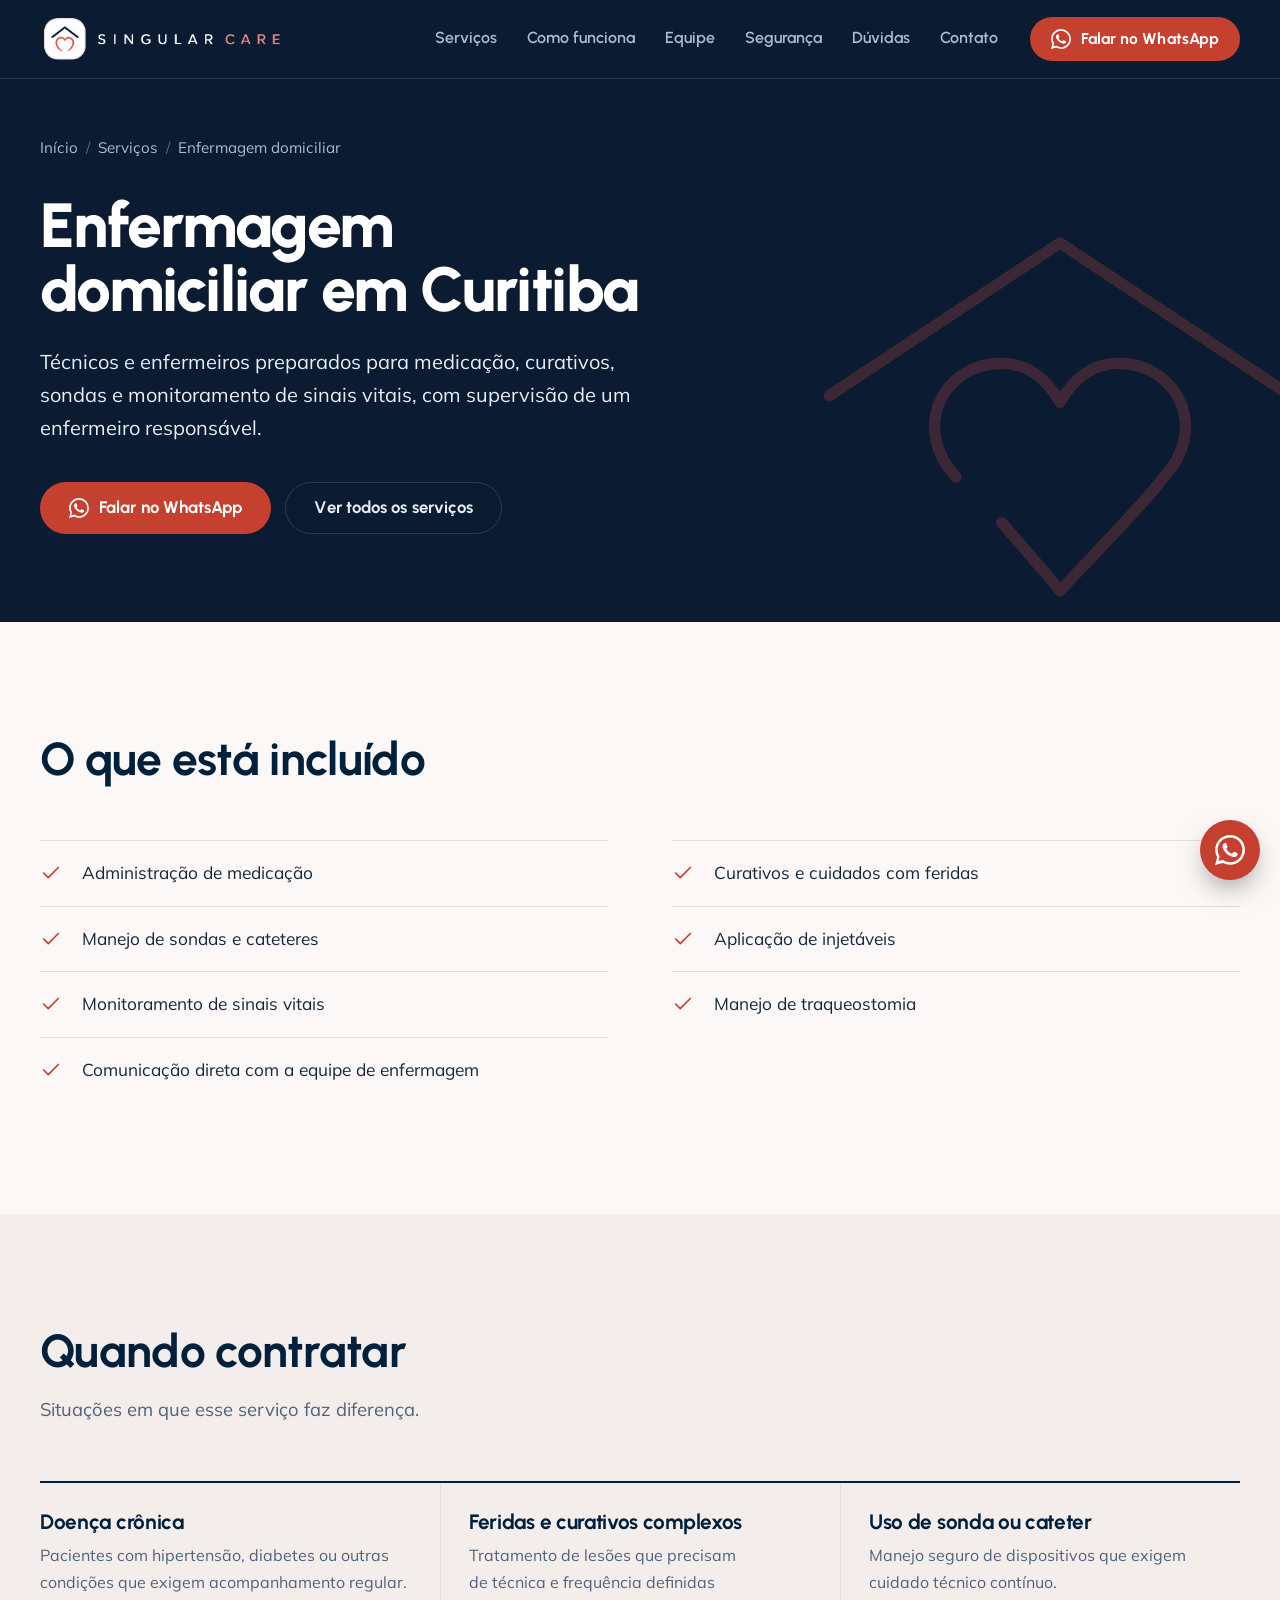
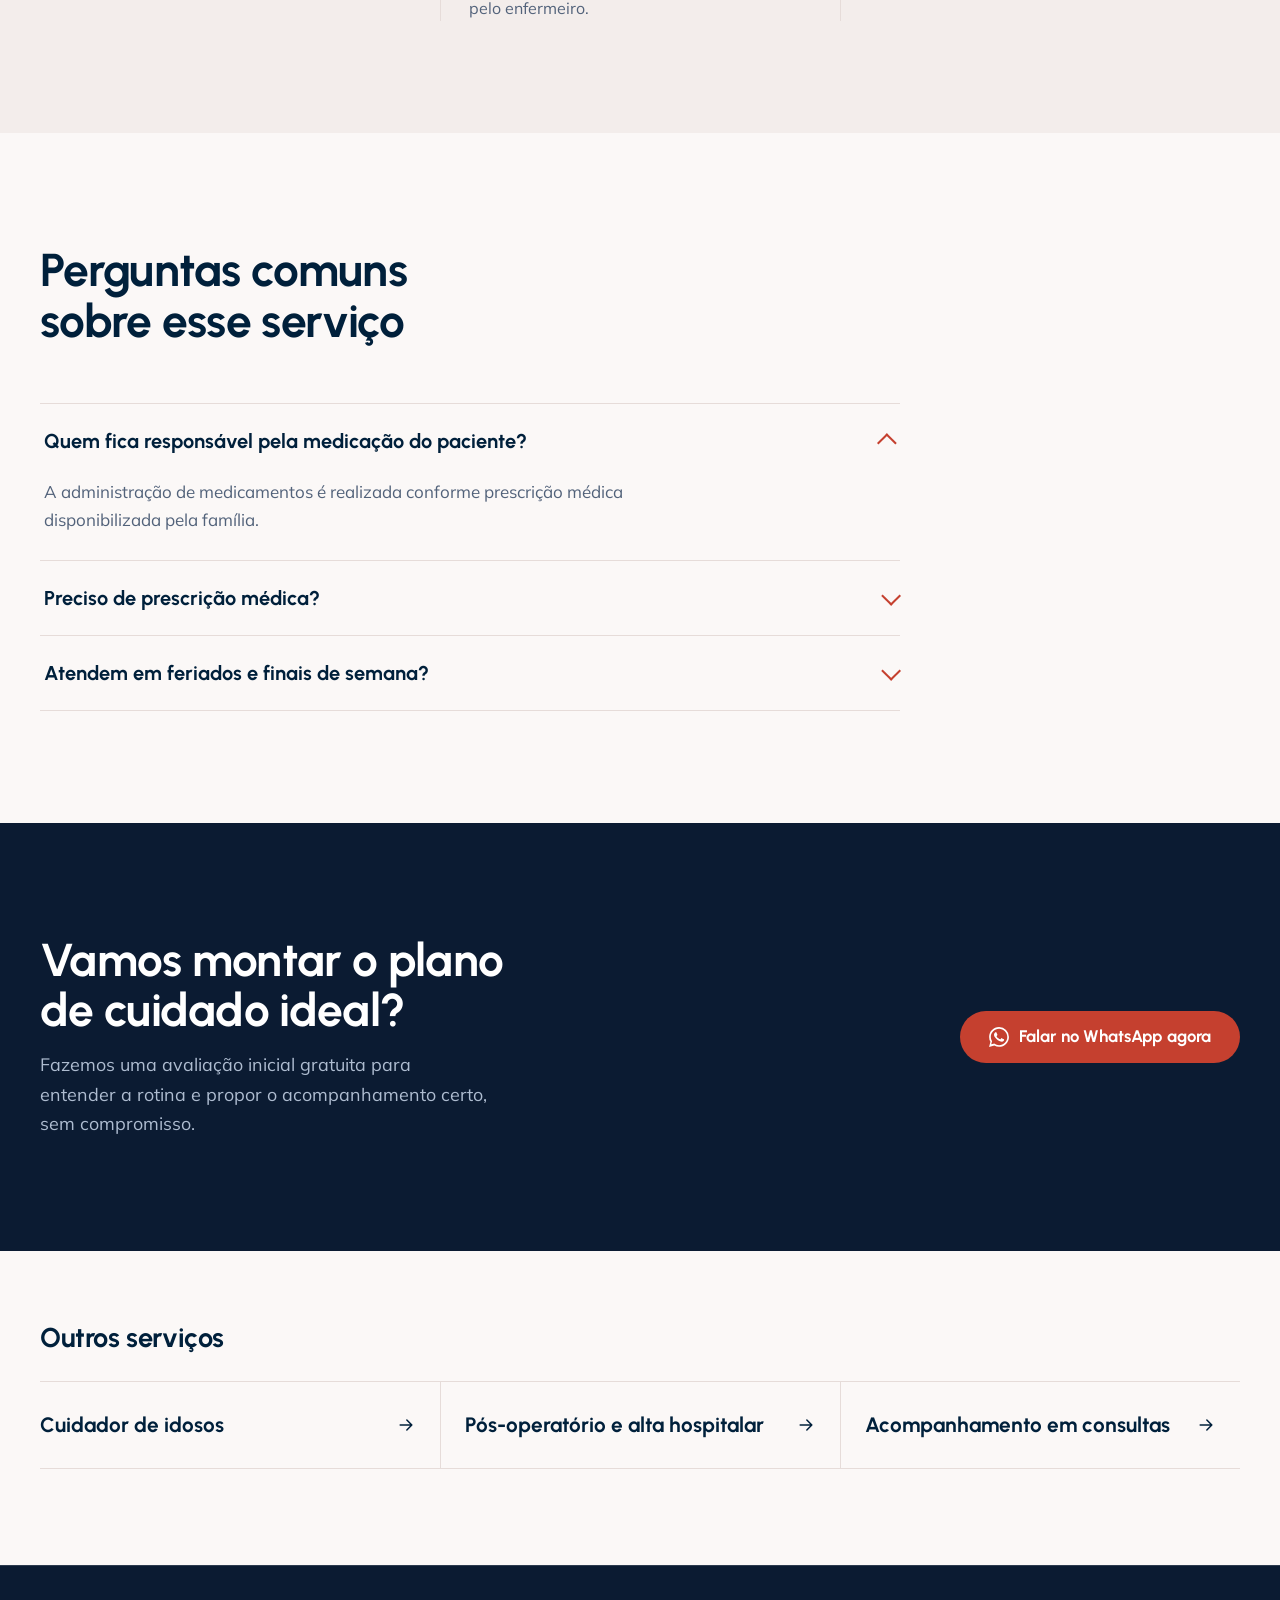
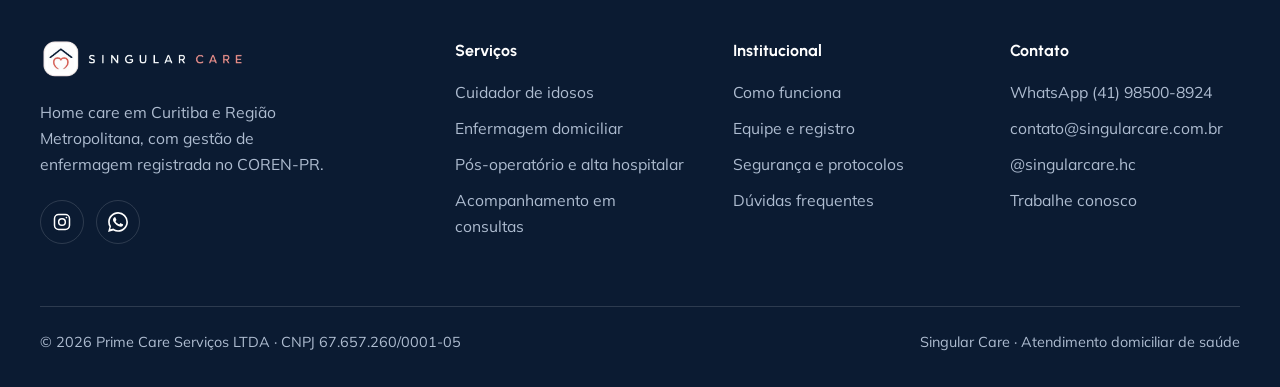
<file: v2/servicos/enfermagem-domiciliar.html>
<!DOCTYPE html>
<html lang="pt-BR">
<head>
<meta charset="utf-8">
<meta name="viewport" content="width=device-width, initial-scale=1">

<title>Enfermagem domiciliar em Curitiba | Singular Care</title>
<meta name="description" content="Enfermagem domiciliar em Curitiba: administração de medicação, curativos, sondas, injetáveis e sinais vitais, com supervisão de enfermeiro responsável.">
<meta name="robots" content="noindex, nofollow">
<link rel="canonical" href="https://singularcare.com.br/v2/servicos/enfermagem-domiciliar.html">
<meta name="theme-color" content="#0B1B32">
<meta name="format-detection" content="telephone=no">
<meta property="og:type" content="website">
<meta property="og:locale" content="pt_BR">
<meta property="og:site_name" content="Singular Care">
<meta property="og:title" content="Enfermagem domiciliar em Curitiba | Singular Care">
<meta property="og:description" content="Enfermagem domiciliar em Curitiba: administração de medicação, curativos, sondas, injetáveis e sinais vitais, com supervisão de enfermeiro responsável.">
<meta property="og:url" content="https://singularcare.com.br/v2/servicos/enfermagem-domiciliar.html">
<meta property="og:image" content="https://singularcare.com.br/v2/assets/og-image.png">
<meta property="og:image:width" content="1200">
<meta property="og:image:height" content="630">
<meta property="og:image:alt" content="Singular Care: home care em Curitiba">
<meta name="twitter:card" content="summary_large_image">
<meta name="twitter:title" content="Enfermagem domiciliar em Curitiba | Singular Care">
<meta name="twitter:description" content="Enfermagem domiciliar em Curitiba: administração de medicação, curativos, sondas, injetáveis e sinais vitais, com supervisão de enfermeiro responsável.">
<meta name="twitter:image" content="https://singularcare.com.br/v2/assets/og-image.png">
<link rel="icon" href="../favicon.ico" sizes="any">
<link rel="icon" type="image/png" sizes="32x32" href="../favicon-32x32.png">
<link rel="icon" type="image/png" sizes="16x16" href="../favicon-16x16.png">
<link rel="icon" type="image/png" sizes="192x192" href="../favicon-192.png">
<link rel="apple-touch-icon" href="../apple-touch-icon.png">
<link rel="manifest" href="../site.webmanifest">
<link rel="preload" href="../assets/fonts/urbanist-latin-wght-normal.woff2" as="font" type="font/woff2" crossorigin>
<link rel="preload" href="../assets/fonts/mulish-latin-wght-normal.woff2" as="font" type="font/woff2" crossorigin>
<link rel="stylesheet" href="../assets/style.css">
<script type="application/ld+json">{"@context":"https://schema.org","@graph":[{"@type":["MedicalBusiness","LocalBusiness"],"@id":"https://singularcare.com.br/v2/#organization","name":"Singular Care","legalName":"Prime Care Serviços LTDA","taxID":"67.657.260/0001-05","url":"https://singularcare.com.br/v2/","description":"Home care em Curitiba e região metropolitana: cuidadores de idosos, enfermagem domiciliar, pós-operatório e alta hospitalar e acompanhamento em consultas, com gestão de enfermagem registrada no COREN-PR.","logo":{"@type":"ImageObject","url":"https://singularcare.com.br/v2/favicon-512.png","width":512,"height":512},"image":"https://singularcare.com.br/v2/assets/og-image.png","telephone":"+55-41-98500-8924","email":"contato@singularcare.com.br","areaServed":[{"@type":"City","name":"Curitiba"},{"@type":"AdministrativeArea","name":"Região Metropolitana de Curitiba"}],"sameAs":["https://www.instagram.com/singularcare.hc/"],"contactPoint":{"@type":"ContactPoint","telephone":"+55-41-98500-8924","contactType":"customer service","availableLanguage":"pt-BR","url":"https://wa.me/5541985008924?text=Ol%C3%A1%21%20Vim%20pelo%20site%20da%20Singular%20Care."}},{"@type":"WebSite","@id":"https://singularcare.com.br/v2/#website","url":"https://singularcare.com.br/v2/","name":"Singular Care","inLanguage":"pt-BR","publisher":{"@id":"https://singularcare.com.br/v2/#organization"}},{"@type":"Service","@id":"https://singularcare.com.br/v2/servicos/enfermagem-domiciliar.html#service","name":"Enfermagem domiciliar (home care)","serviceType":"Enfermagem domiciliar (home care)","description":"Enfermagem domiciliar em Curitiba: administração de medicação, curativos, sondas, injetáveis e sinais vitais, com supervisão de enfermeiro responsável.","url":"https://singularcare.com.br/v2/servicos/enfermagem-domiciliar.html","provider":{"@id":"https://singularcare.com.br/v2/#organization"},"areaServed":{"@type":"City","name":"Curitiba"},"availableChannel":{"@type":"ServiceChannel","serviceUrl":"https://wa.me/5541985008924?text=Ol%C3%A1%21%20Vim%20pelo%20site%20da%20Singular%20Care."}},{"@type":"FAQPage","@id":"https://singularcare.com.br/v2/servicos/enfermagem-domiciliar.html#faq","mainEntity":[{"@type":"Question","name":"Quem fica responsável pela medicação do paciente?","acceptedAnswer":{"@type":"Answer","text":"A administração de medicamentos é realizada conforme prescrição médica disponibilizada pela família."}},{"@type":"Question","name":"Preciso de prescrição médica?","acceptedAnswer":{"@type":"Answer","text":"Sim, trabalhamos sempre em cima da prescrição do médico responsável pelo paciente."}},{"@type":"Question","name":"Atendem em feriados e finais de semana?","acceptedAnswer":{"@type":"Answer","text":"Sim, a enfermagem domiciliar pode ser contratada para cobertura contínua, incluindo feriados."}}]},{"@type":"BreadcrumbList","itemListElement":[{"@type":"ListItem","position":1,"name":"Início","item":"https://singularcare.com.br/v2/"},{"@type":"ListItem","position":2,"name":"Serviços","item":"https://singularcare.com.br/v2/#servicos"},{"@type":"ListItem","position":3,"name":"Enfermagem domiciliar","item":"https://singularcare.com.br/v2/servicos/enfermagem-domiciliar.html"}]}]}</script>
</head>
<body>
<a class="skip" href="#conteudo">Pular para o conteúdo</a>
<header class="top">
<div class="wrap nav">
<a class="brand" href="../index.html" aria-label="Singular Care, página inicial"><img src="../assets/logo-white.png" alt="Singular Care" width="244" height="50"></a>
<nav class="navlinks" id="navlinks" aria-label="Principal">
<a href="../index.html#servicos">Serviços</a>
<a href="../index.html#como">Como funciona</a>
<a href="../index.html#equipe">Equipe</a>
<a href="../index.html#seguranca">Segurança</a>
<a href="../index.html#faq">Dúvidas</a>
<a href="../index.html#contato">Contato</a>
<a class="btn btn-primary nav-wa" href="https://wa.me/5541985008924?text=Ol%C3%A1%21%20Vim%20pelo%20site%20da%20Singular%20Care." target="_blank" rel="noopener"><svg viewBox="0 0 24 24" fill="currentColor" aria-hidden="true"><path d="M.057 24l1.687-6.163a11.867 11.867 0 01-1.587-5.946C.16 5.335 5.495 0 12.05 0a11.817 11.817 0 018.413 3.488 11.824 11.824 0 013.48 8.414c-.003 6.557-5.338 11.892-11.893 11.892a11.9 11.9 0 01-5.688-1.448L.057 24zm6.597-3.807c1.676.995 3.276 1.591 5.392 1.592 5.448 0 9.886-4.434 9.889-9.885.002-5.462-4.415-9.89-9.881-9.892-5.452 0-9.887 4.434-9.889 9.884a9.86 9.86 0 001.51 5.26l-.999 3.648 3.978-1.043zm11.387-5.464c-.074-.124-.272-.198-.57-.347-.297-.149-1.758-.868-2.031-.967-.272-.099-.47-.149-.669.149-.198.297-.768.967-.941 1.165-.173.198-.347.223-.644.074-.297-.149-1.255-.462-2.39-1.475-.883-.788-1.48-1.761-1.653-2.059-.173-.297-.018-.458.13-.606.134-.133.297-.347.446-.521.151-.172.2-.296.3-.495.099-.198.05-.372-.025-.521-.075-.148-.669-1.611-.916-2.206-.242-.579-.487-.501-.669-.51l-.57-.01c-.198 0-.52.074-.792.372s-1.04 1.016-1.04 2.479 1.065 2.876 1.213 3.074c.149.198 2.095 3.2 5.076 4.487.709.306 1.263.489 1.694.626.712.226 1.36.194 1.872.118.571-.085 1.758-.719 2.006-1.413.248-.695.248-1.29.173-1.414z"/></svg>Falar no WhatsApp</a>
</nav>
<a class="btn btn-primary btn-sm" href="https://wa.me/5541985008924?text=Ol%C3%A1%21%20Vim%20pelo%20site%20da%20Singular%20Care." target="_blank" rel="noopener"><svg viewBox="0 0 24 24" fill="currentColor" aria-hidden="true"><path d="M.057 24l1.687-6.163a11.867 11.867 0 01-1.587-5.946C.16 5.335 5.495 0 12.05 0a11.817 11.817 0 018.413 3.488 11.824 11.824 0 013.48 8.414c-.003 6.557-5.338 11.892-11.893 11.892a11.9 11.9 0 01-5.688-1.448L.057 24zm6.597-3.807c1.676.995 3.276 1.591 5.392 1.592 5.448 0 9.886-4.434 9.889-9.885.002-5.462-4.415-9.89-9.881-9.892-5.452 0-9.887 4.434-9.889 9.884a9.86 9.86 0 001.51 5.26l-.999 3.648 3.978-1.043zm11.387-5.464c-.074-.124-.272-.198-.57-.347-.297-.149-1.758-.868-2.031-.967-.272-.099-.47-.149-.669.149-.198.297-.768.967-.941 1.165-.173.198-.347.223-.644.074-.297-.149-1.255-.462-2.39-1.475-.883-.788-1.48-1.761-1.653-2.059-.173-.297-.018-.458.13-.606.134-.133.297-.347.446-.521.151-.172.2-.296.3-.495.099-.198.05-.372-.025-.521-.075-.148-.669-1.611-.916-2.206-.242-.579-.487-.501-.669-.51l-.57-.01c-.198 0-.52.074-.792.372s-1.04 1.016-1.04 2.479 1.065 2.876 1.213 3.074c.149.198 2.095 3.2 5.076 4.487.709.306 1.263.489 1.694.626.712.226 1.36.194 1.872.118.571-.085 1.758-.719 2.006-1.413.248-.695.248-1.29.173-1.414z"/></svg>Falar no WhatsApp</a>
<button class="menu-toggle" id="menuToggle" type="button" aria-label="Abrir menu" aria-expanded="false" aria-controls="navlinks"><svg viewBox="0 0 24 24" fill="none" stroke="currentColor" stroke-width="1.8" stroke-linecap="round" stroke-linejoin="round" aria-hidden="true" class="icon-burger"><path d="M4 7h16M4 12h16M4 17h16"/></svg><svg viewBox="0 0 24 24" fill="none" stroke="currentColor" stroke-width="1.8" stroke-linecap="round" stroke-linejoin="round" aria-hidden="true" class="icon-close"><path d="M6 6l12 12M18 6L6 18"/></svg></button>
</div>
</header>
<main id="conteudo">
<section class="page-hero">
<svg class="motif" viewBox="0 0 320 300" fill="none" stroke="currentColor" stroke-width="7" stroke-linecap="round" stroke-linejoin="round" aria-hidden="true"><path pathLength="1" d="M18 118L160 24l142 94"/><path pathLength="1" d="M96 168c-28-30-8-70 28-70 16 0 28 10 36 24 8-14 20-24 36-24 36 0 56 40 28 70-12 16-34 38-64 70-8-10-22-26-36-42"/></svg>
<div class="wrap page-hero-in">
<ol class="crumb" aria-label="Você está em"><li><a href="../index.html">Início</a></li><li><a href="../index.html#servicos">Serviços</a></li><li aria-current="page">Enfermagem domiciliar</li></ol>
<h1 class="rise">Enfermagem domiciliar em Curitiba</h1>
<p class="lead rise">Técnicos e enfermeiros preparados para medicação, curativos, sondas e monitoramento de sinais vitais, com supervisão de um enfermeiro responsável.</p>
<div class="hero-cta rise"><a class="btn btn-primary" href="https://wa.me/5541985008924?text=Ol%C3%A1%21%20Vim%20pelo%20site%20e%20quero%20saber%20mais%20sobre%20Enfermagem%20domiciliar." target="_blank" rel="noopener"><svg viewBox="0 0 24 24" fill="currentColor" aria-hidden="true"><path d="M.057 24l1.687-6.163a11.867 11.867 0 01-1.587-5.946C.16 5.335 5.495 0 12.05 0a11.817 11.817 0 018.413 3.488 11.824 11.824 0 013.48 8.414c-.003 6.557-5.338 11.892-11.893 11.892a11.9 11.9 0 01-5.688-1.448L.057 24zm6.597-3.807c1.676.995 3.276 1.591 5.392 1.592 5.448 0 9.886-4.434 9.889-9.885.002-5.462-4.415-9.89-9.881-9.892-5.452 0-9.887 4.434-9.889 9.884a9.86 9.86 0 001.51 5.26l-.999 3.648 3.978-1.043zm11.387-5.464c-.074-.124-.272-.198-.57-.347-.297-.149-1.758-.868-2.031-.967-.272-.099-.47-.149-.669.149-.198.297-.768.967-.941 1.165-.173.198-.347.223-.644.074-.297-.149-1.255-.462-2.39-1.475-.883-.788-1.48-1.761-1.653-2.059-.173-.297-.018-.458.13-.606.134-.133.297-.347.446-.521.151-.172.2-.296.3-.495.099-.198.05-.372-.025-.521-.075-.148-.669-1.611-.916-2.206-.242-.579-.487-.501-.669-.51l-.57-.01c-.198 0-.52.074-.792.372s-1.04 1.016-1.04 2.479 1.065 2.876 1.213 3.074c.149.198 2.095 3.2 5.076 4.487.709.306 1.263.489 1.694.626.712.226 1.36.194 1.872.118.571-.085 1.758-.719 2.006-1.413.248-.695.248-1.29.173-1.414z"/></svg>Falar no WhatsApp</a><a class="btn btn-ghost" href="../index.html#servicos">Ver todos os serviços</a></div>
</div>
</section>

<section class="sec">
<div class="wrap">
<div class="sec-head reveal"><h2>O que está incluído</h2></div>
<ul class="incl reveal"><li><svg viewBox="0 0 24 24" fill="none" stroke="currentColor" stroke-width="1.8" stroke-linecap="round" stroke-linejoin="round" aria-hidden="true" ><path d="M20 6L9 17l-5-5"/></svg><span>Administração de medicação</span></li><li><svg viewBox="0 0 24 24" fill="none" stroke="currentColor" stroke-width="1.8" stroke-linecap="round" stroke-linejoin="round" aria-hidden="true" ><path d="M20 6L9 17l-5-5"/></svg><span>Curativos e cuidados com feridas</span></li><li><svg viewBox="0 0 24 24" fill="none" stroke="currentColor" stroke-width="1.8" stroke-linecap="round" stroke-linejoin="round" aria-hidden="true" ><path d="M20 6L9 17l-5-5"/></svg><span>Manejo de sondas e cateteres</span></li><li><svg viewBox="0 0 24 24" fill="none" stroke="currentColor" stroke-width="1.8" stroke-linecap="round" stroke-linejoin="round" aria-hidden="true" ><path d="M20 6L9 17l-5-5"/></svg><span>Aplicação de injetáveis</span></li><li><svg viewBox="0 0 24 24" fill="none" stroke="currentColor" stroke-width="1.8" stroke-linecap="round" stroke-linejoin="round" aria-hidden="true" ><path d="M20 6L9 17l-5-5"/></svg><span>Monitoramento de sinais vitais</span></li><li><svg viewBox="0 0 24 24" fill="none" stroke="currentColor" stroke-width="1.8" stroke-linecap="round" stroke-linejoin="round" aria-hidden="true" ><path d="M20 6L9 17l-5-5"/></svg><span>Manejo de traqueostomia</span></li><li><svg viewBox="0 0 24 24" fill="none" stroke="currentColor" stroke-width="1.8" stroke-linecap="round" stroke-linejoin="round" aria-hidden="true" ><path d="M20 6L9 17l-5-5"/></svg><span>Comunicação direta com a equipe de enfermagem</span></li></ul>
</div>
</section>

<section class="sec alt">
<div class="wrap">
<div class="sec-head reveal"><h2>Quando contratar</h2><p>Situações em que esse serviço faz diferença.</p></div>
<div class="cases"><div class="reveal"><h3>Doença crônica</h3><p>Pacientes com hipertensão, diabetes ou outras condições que exigem acompanhamento regular.</p></div><div class="reveal"><h3>Feridas e curativos complexos</h3><p>Tratamento de lesões que precisam de técnica e frequência definidas pelo enfermeiro.</p></div><div class="reveal"><h3>Uso de sonda ou cateter</h3><p>Manejo seguro de dispositivos que exigem cuidado técnico contínuo.</p></div></div>
</div>
</section>

<section class="sec">
<div class="wrap">
<div class="sec-head reveal"><h2>Perguntas comuns sobre esse serviço</h2></div>
<div class="faq reveal"><details open><summary>Quem fica responsável pela medicação do paciente?</summary><p>A administração de medicamentos é realizada conforme prescrição médica disponibilizada pela família.</p></details>
<details><summary>Preciso de prescrição médica?</summary><p>Sim, trabalhamos sempre em cima da prescrição do médico responsável pelo paciente.</p></details>
<details><summary>Atendem em feriados e finais de semana?</summary><p>Sim, a enfermagem domiciliar pode ser contratada para cobertura contínua, incluindo feriados.</p></details>
</div>
</div>
</section>

<section class="sec cta">
<div class="wrap cta-in">
<div class="reveal"><h2>Vamos montar o plano de cuidado ideal?</h2><p>Fazemos uma avaliação inicial gratuita para entender a rotina e propor o acompanhamento certo, sem compromisso.</p></div>
<a class="btn btn-primary reveal" href="https://wa.me/5541985008924?text=Ol%C3%A1%21%20Vim%20pelo%20site%20e%20quero%20saber%20mais%20sobre%20Enfermagem%20domiciliar." target="_blank" rel="noopener"><svg viewBox="0 0 24 24" fill="currentColor" aria-hidden="true"><path d="M.057 24l1.687-6.163a11.867 11.867 0 01-1.587-5.946C.16 5.335 5.495 0 12.05 0a11.817 11.817 0 018.413 3.488 11.824 11.824 0 013.48 8.414c-.003 6.557-5.338 11.892-11.893 11.892a11.9 11.9 0 01-5.688-1.448L.057 24zm6.597-3.807c1.676.995 3.276 1.591 5.392 1.592 5.448 0 9.886-4.434 9.889-9.885.002-5.462-4.415-9.89-9.881-9.892-5.452 0-9.887 4.434-9.889 9.884a9.86 9.86 0 001.51 5.26l-.999 3.648 3.978-1.043zm11.387-5.464c-.074-.124-.272-.198-.57-.347-.297-.149-1.758-.868-2.031-.967-.272-.099-.47-.149-.669.149-.198.297-.768.967-.941 1.165-.173.198-.347.223-.644.074-.297-.149-1.255-.462-2.39-1.475-.883-.788-1.48-1.761-1.653-2.059-.173-.297-.018-.458.13-.606.134-.133.297-.347.446-.521.151-.172.2-.296.3-.495.099-.198.05-.372-.025-.521-.075-.148-.669-1.611-.916-2.206-.242-.579-.487-.501-.669-.51l-.57-.01c-.198 0-.52.074-.792.372s-1.04 1.016-1.04 2.479 1.065 2.876 1.213 3.074c.149.198 2.095 3.2 5.076 4.487.709.306 1.263.489 1.694.626.712.226 1.36.194 1.872.118.571-.085 1.758-.719 2.006-1.413.248-.695.248-1.29.173-1.414z"/></svg>Falar no WhatsApp agora</a>
</div>
</section>

<section class="sec-related" style="padding:72px 0 96px">
<div class="wrap">
<div class="sec-head reveal" style="margin-bottom:28px"><h2 style="font-size:1.7rem">Outros serviços</h2></div>
<nav class="related" aria-label="Outros serviços"><a href="cuidador-de-idosos.html">Cuidador de idosos<svg viewBox="0 0 24 24" fill="none" stroke="currentColor" stroke-width="1.8" stroke-linecap="round" stroke-linejoin="round" aria-hidden="true" ><path d="M5 12h14M13 6l6 6-6 6"/></svg></a><a href="pos-operatorio-alta-hospitalar.html">Pós-operatório e alta hospitalar<svg viewBox="0 0 24 24" fill="none" stroke="currentColor" stroke-width="1.8" stroke-linecap="round" stroke-linejoin="round" aria-hidden="true" ><path d="M5 12h14M13 6l6 6-6 6"/></svg></a><a href="acompanhamento-consultas.html">Acompanhamento em consultas<svg viewBox="0 0 24 24" fill="none" stroke="currentColor" stroke-width="1.8" stroke-linecap="round" stroke-linejoin="round" aria-hidden="true" ><path d="M5 12h14M13 6l6 6-6 6"/></svg></a></nav>
</div>
</section>
</main>
<footer class="foot">
<div class="wrap">
<div class="foot-grid">
<div>
<img class="flogo" src="../assets/logo-white.png" alt="Singular Care" width="244" height="50" loading="lazy">
<p>Home care em Curitiba e Região Metropolitana, com gestão de enfermagem registrada no COREN-PR.</p>
<div class="soc">
<a href="https://www.instagram.com/singularcare.hc/" target="_blank" rel="noopener" aria-label="Instagram da Singular Care"><svg viewBox="0 0 24 24" fill="none" stroke="currentColor" stroke-width="1.8" stroke-linecap="round" stroke-linejoin="round" aria-hidden="true" ><rect x="3" y="3" width="18" height="18" rx="5"/><circle cx="12" cy="12" r="4"/><circle cx="17.3" cy="6.7" r="1" fill="currentColor" stroke="none"/></svg></a>
<a href="https://wa.me/5541985008924?text=Ol%C3%A1%21%20Vim%20pelo%20site%20da%20Singular%20Care." target="_blank" rel="noopener" aria-label="WhatsApp da Singular Care"><svg viewBox="0 0 24 24" fill="currentColor" aria-hidden="true"><path d="M.057 24l1.687-6.163a11.867 11.867 0 01-1.587-5.946C.16 5.335 5.495 0 12.05 0a11.817 11.817 0 018.413 3.488 11.824 11.824 0 013.48 8.414c-.003 6.557-5.338 11.892-11.893 11.892a11.9 11.9 0 01-5.688-1.448L.057 24zm6.597-3.807c1.676.995 3.276 1.591 5.392 1.592 5.448 0 9.886-4.434 9.889-9.885.002-5.462-4.415-9.89-9.881-9.892-5.452 0-9.887 4.434-9.889 9.884a9.86 9.86 0 001.51 5.26l-.999 3.648 3.978-1.043zm11.387-5.464c-.074-.124-.272-.198-.57-.347-.297-.149-1.758-.868-2.031-.967-.272-.099-.47-.149-.669.149-.198.297-.768.967-.941 1.165-.173.198-.347.223-.644.074-.297-.149-1.255-.462-2.39-1.475-.883-.788-1.48-1.761-1.653-2.059-.173-.297-.018-.458.13-.606.134-.133.297-.347.446-.521.151-.172.2-.296.3-.495.099-.198.05-.372-.025-.521-.075-.148-.669-1.611-.916-2.206-.242-.579-.487-.501-.669-.51l-.57-.01c-.198 0-.52.074-.792.372s-1.04 1.016-1.04 2.479 1.065 2.876 1.213 3.074c.149.198 2.095 3.2 5.076 4.487.709.306 1.263.489 1.694.626.712.226 1.36.194 1.872.118.571-.085 1.758-.719 2.006-1.413.248-.695.248-1.29.173-1.414z"/></svg></a>
</div>
</div>
<div><h5>Serviços</h5><ul><li><a href="../servicos/cuidador-de-idosos.html">Cuidador de idosos</a></li><li><a href="../servicos/enfermagem-domiciliar.html">Enfermagem domiciliar</a></li><li><a href="../servicos/pos-operatorio-alta-hospitalar.html">Pós-operatório e alta hospitalar</a></li><li><a href="../servicos/acompanhamento-consultas.html">Acompanhamento em consultas</a></li></ul></div>
<div><h5>Institucional</h5><ul>
<li><a href="../index.html#como">Como funciona</a></li>
<li><a href="../index.html#equipe">Equipe e registro</a></li>
<li><a href="../index.html#seguranca">Segurança e protocolos</a></li>
<li><a href="../index.html#faq">Dúvidas frequentes</a></li>
</ul></div>
<div><h5>Contato</h5><ul>
<li><a href="https://wa.me/5541985008924?text=Ol%C3%A1%21%20Vim%20pelo%20site%20da%20Singular%20Care." target="_blank" rel="noopener">WhatsApp (41) 98500-8924</a></li>
<li><a href="mailto:contato@singularcare.com.br">contato@singularcare.com.br</a></li>
<li><a href="https://www.instagram.com/singularcare.hc/" target="_blank" rel="noopener">@singularcare.hc</a></li>
<li><a href="mailto:contato@singularcare.com.br?subject=Trabalhe%20conosco%20-%20Envio%20de%20curr%C3%ADculo">Trabalhe conosco</a></li>
</ul></div>
</div>
<div class="foot-bottom">
<span>© <span id="ano">2026</span> Prime Care Serviços LTDA · CNPJ 67.657.260/0001-05</span>
<span>Singular Care · Atendimento domiciliar de saúde</span>
</div>
</div>
</footer>
<a class="wa-float" href="https://wa.me/5541985008924?text=Ol%C3%A1%21%20Vim%20pelo%20site%20da%20Singular%20Care." target="_blank" rel="noopener" aria-label="Falar no WhatsApp"><svg viewBox="0 0 24 24" fill="currentColor" aria-hidden="true"><path d="M.057 24l1.687-6.163a11.867 11.867 0 01-1.587-5.946C.16 5.335 5.495 0 12.05 0a11.817 11.817 0 018.413 3.488 11.824 11.824 0 013.48 8.414c-.003 6.557-5.338 11.892-11.893 11.892a11.9 11.9 0 01-5.688-1.448L.057 24zm6.597-3.807c1.676.995 3.276 1.591 5.392 1.592 5.448 0 9.886-4.434 9.889-9.885.002-5.462-4.415-9.89-9.881-9.892-5.452 0-9.887 4.434-9.889 9.884a9.86 9.86 0 001.51 5.26l-.999 3.648 3.978-1.043zm11.387-5.464c-.074-.124-.272-.198-.57-.347-.297-.149-1.758-.868-2.031-.967-.272-.099-.47-.149-.669.149-.198.297-.768.967-.941 1.165-.173.198-.347.223-.644.074-.297-.149-1.255-.462-2.39-1.475-.883-.788-1.48-1.761-1.653-2.059-.173-.297-.018-.458.13-.606.134-.133.297-.347.446-.521.151-.172.2-.296.3-.495.099-.198.05-.372-.025-.521-.075-.148-.669-1.611-.916-2.206-.242-.579-.487-.501-.669-.51l-.57-.01c-.198 0-.52.074-.792.372s-1.04 1.016-1.04 2.479 1.065 2.876 1.213 3.074c.149.198 2.095 3.2 5.076 4.487.709.306 1.263.489 1.694.626.712.226 1.36.194 1.872.118.571-.085 1.758-.719 2.006-1.413.248-.695.248-1.29.173-1.414z"/></svg></a>
<script src="../assets/main.js" defer></script>
</body>
</html>
</file>
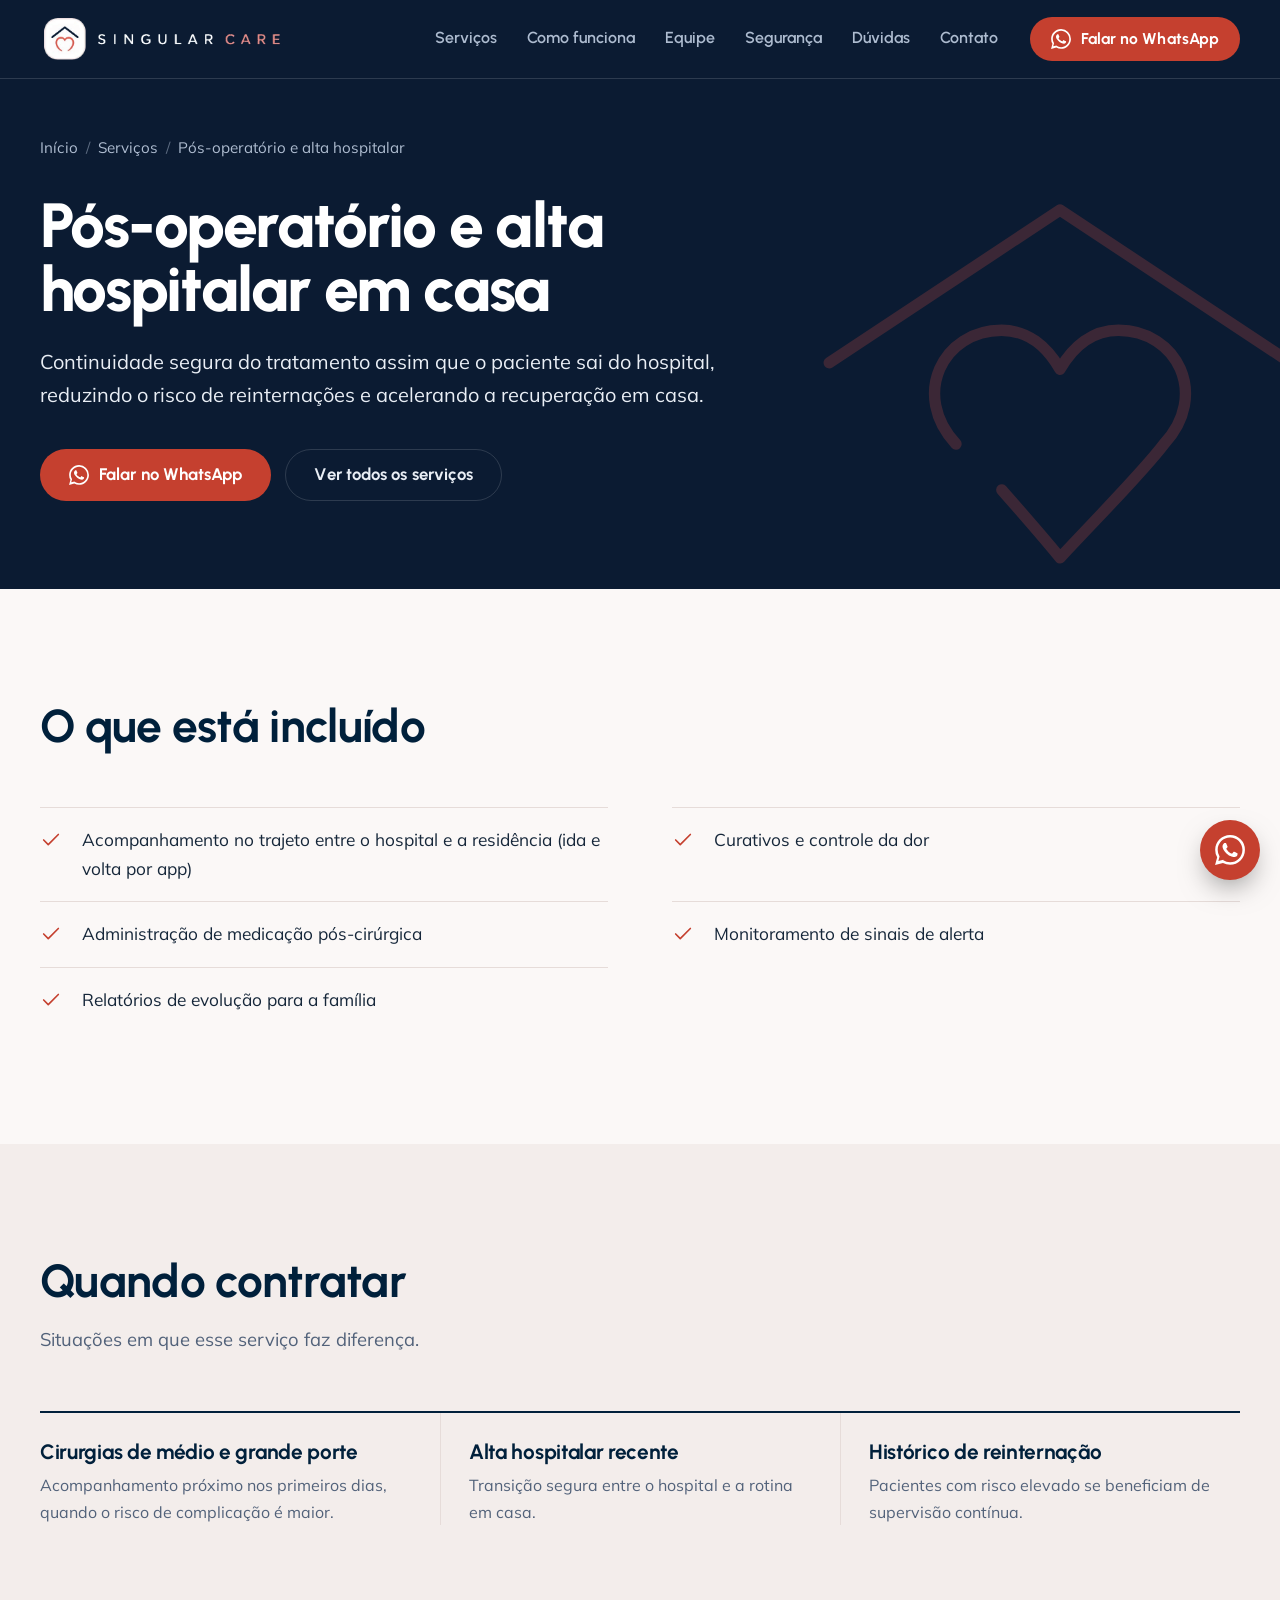
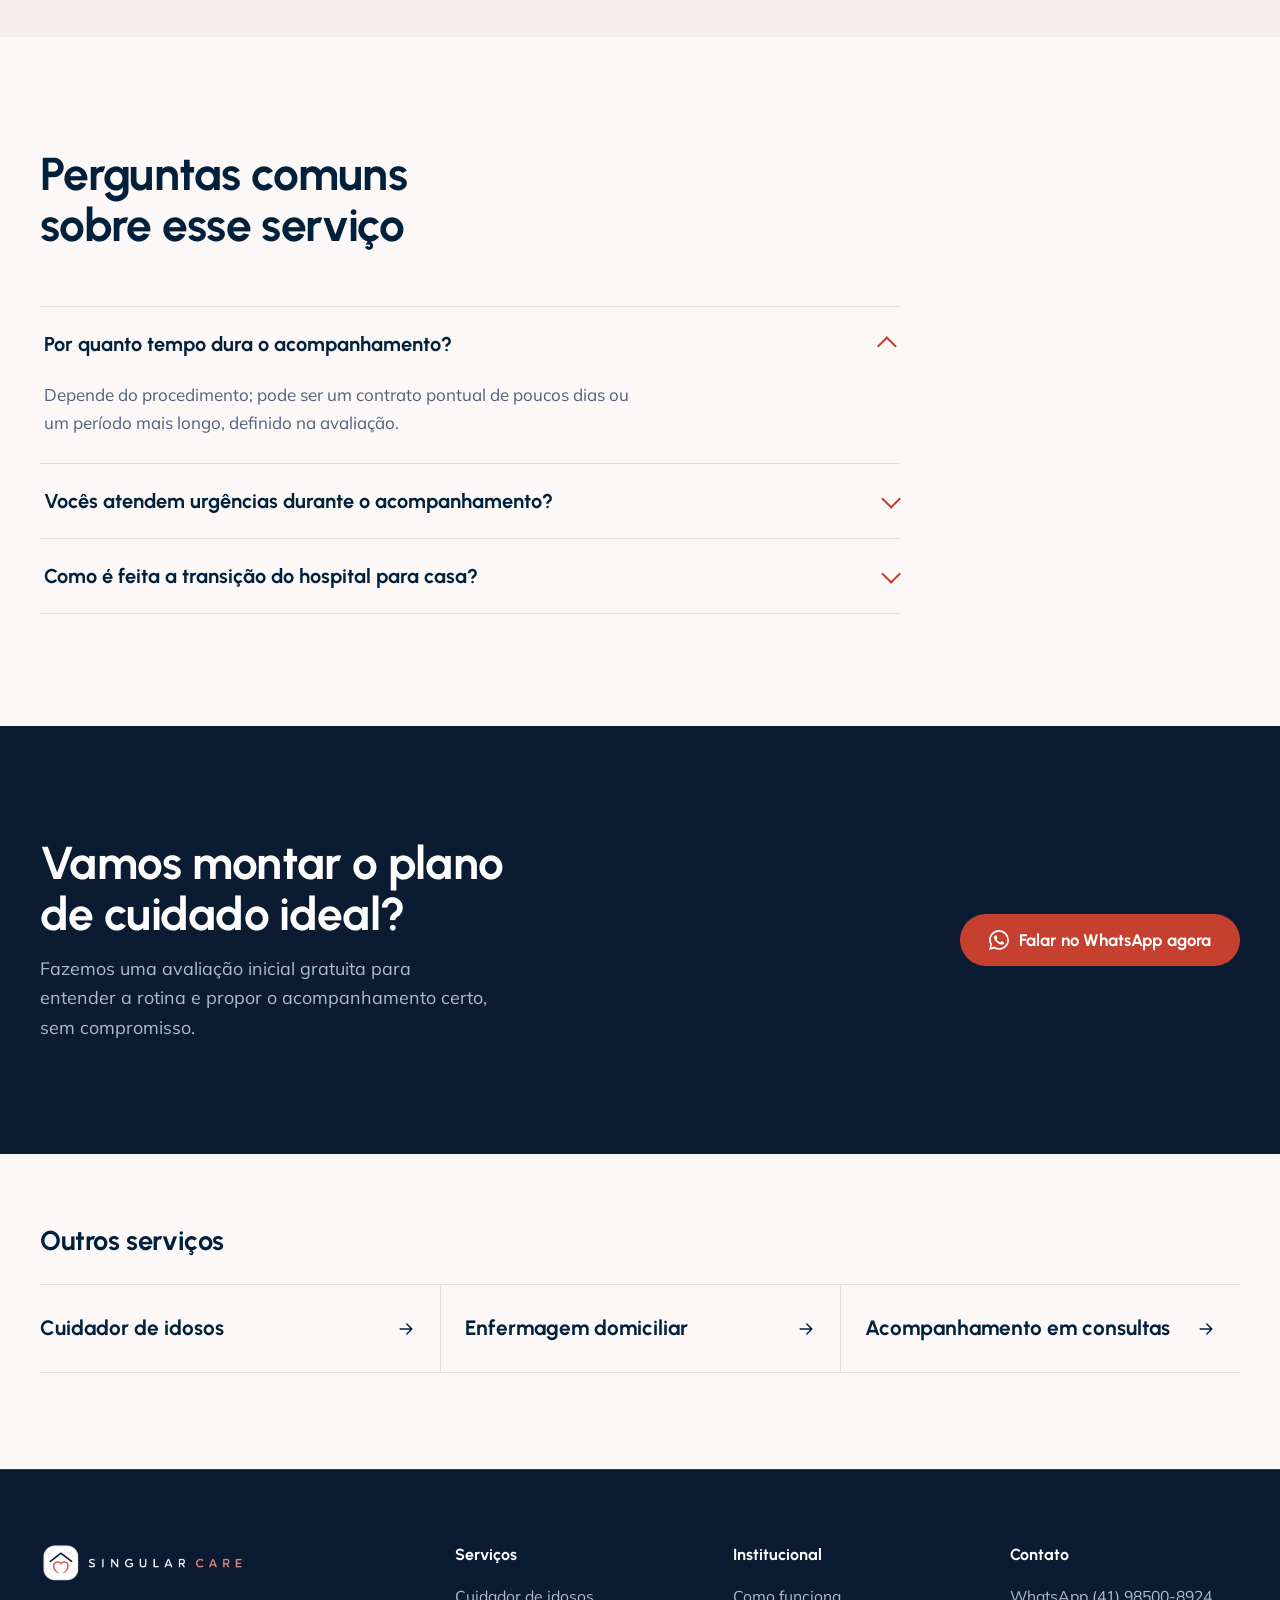
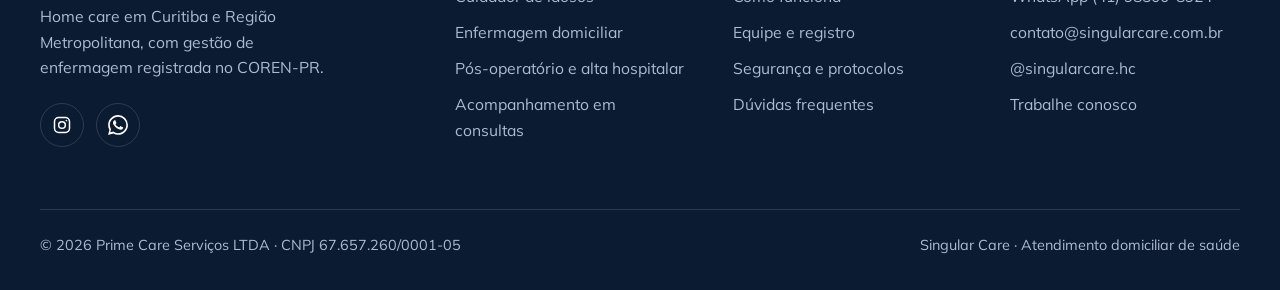
<file: v2/servicos/pos-operatorio-alta-hospitalar.html>
<!DOCTYPE html>
<html lang="pt-BR">
<head>
<meta charset="utf-8">
<meta name="viewport" content="width=device-width, initial-scale=1">

<title>Pós-operatório e alta hospitalar em casa | Singular Care</title>
<meta name="description" content="Cuidado pós-operatório e de alta hospitalar em casa, em Curitiba: curativos, medicação, monitoramento de sinais de alerta e relatórios de evolução para a família.">
<meta name="robots" content="noindex, nofollow">
<link rel="canonical" href="https://singularcare.com.br/v2/servicos/pos-operatorio-alta-hospitalar.html">
<meta name="theme-color" content="#0B1B32">
<meta name="format-detection" content="telephone=no">
<meta property="og:type" content="website">
<meta property="og:locale" content="pt_BR">
<meta property="og:site_name" content="Singular Care">
<meta property="og:title" content="Pós-operatório e alta hospitalar em casa | Singular Care">
<meta property="og:description" content="Cuidado pós-operatório e de alta hospitalar em casa, em Curitiba: curativos, medicação, monitoramento de sinais de alerta e relatórios de evolução para a família.">
<meta property="og:url" content="https://singularcare.com.br/v2/servicos/pos-operatorio-alta-hospitalar.html">
<meta property="og:image" content="https://singularcare.com.br/v2/assets/og-image.png">
<meta property="og:image:width" content="1200">
<meta property="og:image:height" content="630">
<meta property="og:image:alt" content="Singular Care: home care em Curitiba">
<meta name="twitter:card" content="summary_large_image">
<meta name="twitter:title" content="Pós-operatório e alta hospitalar em casa | Singular Care">
<meta name="twitter:description" content="Cuidado pós-operatório e de alta hospitalar em casa, em Curitiba: curativos, medicação, monitoramento de sinais de alerta e relatórios de evolução para a família.">
<meta name="twitter:image" content="https://singularcare.com.br/v2/assets/og-image.png">
<link rel="icon" href="../favicon.ico" sizes="any">
<link rel="icon" type="image/png" sizes="32x32" href="../favicon-32x32.png">
<link rel="icon" type="image/png" sizes="16x16" href="../favicon-16x16.png">
<link rel="icon" type="image/png" sizes="192x192" href="../favicon-192.png">
<link rel="apple-touch-icon" href="../apple-touch-icon.png">
<link rel="manifest" href="../site.webmanifest">
<link rel="preload" href="../assets/fonts/urbanist-latin-wght-normal.woff2" as="font" type="font/woff2" crossorigin>
<link rel="preload" href="../assets/fonts/mulish-latin-wght-normal.woff2" as="font" type="font/woff2" crossorigin>
<link rel="stylesheet" href="../assets/style.css">
<script type="application/ld+json">{"@context":"https://schema.org","@graph":[{"@type":["MedicalBusiness","LocalBusiness"],"@id":"https://singularcare.com.br/v2/#organization","name":"Singular Care","legalName":"Prime Care Serviços LTDA","taxID":"67.657.260/0001-05","url":"https://singularcare.com.br/v2/","description":"Home care em Curitiba e região metropolitana: cuidadores de idosos, enfermagem domiciliar, pós-operatório e alta hospitalar e acompanhamento em consultas, com gestão de enfermagem registrada no COREN-PR.","logo":{"@type":"ImageObject","url":"https://singularcare.com.br/v2/favicon-512.png","width":512,"height":512},"image":"https://singularcare.com.br/v2/assets/og-image.png","telephone":"+55-41-98500-8924","email":"contato@singularcare.com.br","areaServed":[{"@type":"City","name":"Curitiba"},{"@type":"AdministrativeArea","name":"Região Metropolitana de Curitiba"}],"sameAs":["https://www.instagram.com/singularcare.hc/"],"contactPoint":{"@type":"ContactPoint","telephone":"+55-41-98500-8924","contactType":"customer service","availableLanguage":"pt-BR","url":"https://wa.me/5541985008924?text=Ol%C3%A1%21%20Vim%20pelo%20site%20da%20Singular%20Care."}},{"@type":"WebSite","@id":"https://singularcare.com.br/v2/#website","url":"https://singularcare.com.br/v2/","name":"Singular Care","inLanguage":"pt-BR","publisher":{"@id":"https://singularcare.com.br/v2/#organization"}},{"@type":"Service","@id":"https://singularcare.com.br/v2/servicos/pos-operatorio-alta-hospitalar.html#service","name":"Cuidado pós-operatório e de alta hospitalar em domicílio","serviceType":"Cuidado pós-operatório e de alta hospitalar em domicílio","description":"Cuidado pós-operatório e de alta hospitalar em casa, em Curitiba: curativos, medicação, monitoramento de sinais de alerta e relatórios de evolução para a família.","url":"https://singularcare.com.br/v2/servicos/pos-operatorio-alta-hospitalar.html","provider":{"@id":"https://singularcare.com.br/v2/#organization"},"areaServed":{"@type":"City","name":"Curitiba"},"availableChannel":{"@type":"ServiceChannel","serviceUrl":"https://wa.me/5541985008924?text=Ol%C3%A1%21%20Vim%20pelo%20site%20da%20Singular%20Care."}},{"@type":"FAQPage","@id":"https://singularcare.com.br/v2/servicos/pos-operatorio-alta-hospitalar.html#faq","mainEntity":[{"@type":"Question","name":"Por quanto tempo dura o acompanhamento?","acceptedAnswer":{"@type":"Answer","text":"Depende do procedimento; pode ser um contrato pontual de poucos dias ou um período mais longo, definido na avaliação."}},{"@type":"Question","name":"Vocês atendem urgências durante o acompanhamento?","acceptedAnswer":{"@type":"Answer","text":"Seguimos protocolo de acionamento imediato da supervisão de enfermagem e, se necessário, do serviço de emergência."}},{"@type":"Question","name":"Como é feita a transição do hospital para casa?","acceptedAnswer":{"@type":"Answer","text":"Alinhamos com a equipe hospitalar antes da alta para já chegar em casa com o plano de cuidado pronto."}}]},{"@type":"BreadcrumbList","itemListElement":[{"@type":"ListItem","position":1,"name":"Início","item":"https://singularcare.com.br/v2/"},{"@type":"ListItem","position":2,"name":"Serviços","item":"https://singularcare.com.br/v2/#servicos"},{"@type":"ListItem","position":3,"name":"Pós-operatório e alta hospitalar","item":"https://singularcare.com.br/v2/servicos/pos-operatorio-alta-hospitalar.html"}]}]}</script>
</head>
<body>
<a class="skip" href="#conteudo">Pular para o conteúdo</a>
<header class="top">
<div class="wrap nav">
<a class="brand" href="../index.html" aria-label="Singular Care, página inicial"><img src="../assets/logo-white.png" alt="Singular Care" width="244" height="50"></a>
<nav class="navlinks" id="navlinks" aria-label="Principal">
<a href="../index.html#servicos">Serviços</a>
<a href="../index.html#como">Como funciona</a>
<a href="../index.html#equipe">Equipe</a>
<a href="../index.html#seguranca">Segurança</a>
<a href="../index.html#faq">Dúvidas</a>
<a href="../index.html#contato">Contato</a>
<a class="btn btn-primary nav-wa" href="https://wa.me/5541985008924?text=Ol%C3%A1%21%20Vim%20pelo%20site%20da%20Singular%20Care." target="_blank" rel="noopener"><svg viewBox="0 0 24 24" fill="currentColor" aria-hidden="true"><path d="M.057 24l1.687-6.163a11.867 11.867 0 01-1.587-5.946C.16 5.335 5.495 0 12.05 0a11.817 11.817 0 018.413 3.488 11.824 11.824 0 013.48 8.414c-.003 6.557-5.338 11.892-11.893 11.892a11.9 11.9 0 01-5.688-1.448L.057 24zm6.597-3.807c1.676.995 3.276 1.591 5.392 1.592 5.448 0 9.886-4.434 9.889-9.885.002-5.462-4.415-9.89-9.881-9.892-5.452 0-9.887 4.434-9.889 9.884a9.86 9.86 0 001.51 5.26l-.999 3.648 3.978-1.043zm11.387-5.464c-.074-.124-.272-.198-.57-.347-.297-.149-1.758-.868-2.031-.967-.272-.099-.47-.149-.669.149-.198.297-.768.967-.941 1.165-.173.198-.347.223-.644.074-.297-.149-1.255-.462-2.39-1.475-.883-.788-1.48-1.761-1.653-2.059-.173-.297-.018-.458.13-.606.134-.133.297-.347.446-.521.151-.172.2-.296.3-.495.099-.198.05-.372-.025-.521-.075-.148-.669-1.611-.916-2.206-.242-.579-.487-.501-.669-.51l-.57-.01c-.198 0-.52.074-.792.372s-1.04 1.016-1.04 2.479 1.065 2.876 1.213 3.074c.149.198 2.095 3.2 5.076 4.487.709.306 1.263.489 1.694.626.712.226 1.36.194 1.872.118.571-.085 1.758-.719 2.006-1.413.248-.695.248-1.29.173-1.414z"/></svg>Falar no WhatsApp</a>
</nav>
<a class="btn btn-primary btn-sm" href="https://wa.me/5541985008924?text=Ol%C3%A1%21%20Vim%20pelo%20site%20da%20Singular%20Care." target="_blank" rel="noopener"><svg viewBox="0 0 24 24" fill="currentColor" aria-hidden="true"><path d="M.057 24l1.687-6.163a11.867 11.867 0 01-1.587-5.946C.16 5.335 5.495 0 12.05 0a11.817 11.817 0 018.413 3.488 11.824 11.824 0 013.48 8.414c-.003 6.557-5.338 11.892-11.893 11.892a11.9 11.9 0 01-5.688-1.448L.057 24zm6.597-3.807c1.676.995 3.276 1.591 5.392 1.592 5.448 0 9.886-4.434 9.889-9.885.002-5.462-4.415-9.89-9.881-9.892-5.452 0-9.887 4.434-9.889 9.884a9.86 9.86 0 001.51 5.26l-.999 3.648 3.978-1.043zm11.387-5.464c-.074-.124-.272-.198-.57-.347-.297-.149-1.758-.868-2.031-.967-.272-.099-.47-.149-.669.149-.198.297-.768.967-.941 1.165-.173.198-.347.223-.644.074-.297-.149-1.255-.462-2.39-1.475-.883-.788-1.48-1.761-1.653-2.059-.173-.297-.018-.458.13-.606.134-.133.297-.347.446-.521.151-.172.2-.296.3-.495.099-.198.05-.372-.025-.521-.075-.148-.669-1.611-.916-2.206-.242-.579-.487-.501-.669-.51l-.57-.01c-.198 0-.52.074-.792.372s-1.04 1.016-1.04 2.479 1.065 2.876 1.213 3.074c.149.198 2.095 3.2 5.076 4.487.709.306 1.263.489 1.694.626.712.226 1.36.194 1.872.118.571-.085 1.758-.719 2.006-1.413.248-.695.248-1.29.173-1.414z"/></svg>Falar no WhatsApp</a>
<button class="menu-toggle" id="menuToggle" type="button" aria-label="Abrir menu" aria-expanded="false" aria-controls="navlinks"><svg viewBox="0 0 24 24" fill="none" stroke="currentColor" stroke-width="1.8" stroke-linecap="round" stroke-linejoin="round" aria-hidden="true" class="icon-burger"><path d="M4 7h16M4 12h16M4 17h16"/></svg><svg viewBox="0 0 24 24" fill="none" stroke="currentColor" stroke-width="1.8" stroke-linecap="round" stroke-linejoin="round" aria-hidden="true" class="icon-close"><path d="M6 6l12 12M18 6L6 18"/></svg></button>
</div>
</header>
<main id="conteudo">
<section class="page-hero">
<svg class="motif" viewBox="0 0 320 300" fill="none" stroke="currentColor" stroke-width="7" stroke-linecap="round" stroke-linejoin="round" aria-hidden="true"><path pathLength="1" d="M18 118L160 24l142 94"/><path pathLength="1" d="M96 168c-28-30-8-70 28-70 16 0 28 10 36 24 8-14 20-24 36-24 36 0 56 40 28 70-12 16-34 38-64 70-8-10-22-26-36-42"/></svg>
<div class="wrap page-hero-in">
<ol class="crumb" aria-label="Você está em"><li><a href="../index.html">Início</a></li><li><a href="../index.html#servicos">Serviços</a></li><li aria-current="page">Pós-operatório e alta hospitalar</li></ol>
<h1 class="rise">Pós-operatório e alta hospitalar em casa</h1>
<p class="lead rise">Continuidade segura do tratamento assim que o paciente sai do hospital, reduzindo o risco de reinternações e acelerando a recuperação em casa.</p>
<div class="hero-cta rise"><a class="btn btn-primary" href="https://wa.me/5541985008924?text=Ol%C3%A1%21%20Vim%20pelo%20site%20e%20quero%20saber%20mais%20sobre%20P%C3%B3s-operat%C3%B3rio%20e%20alta%20hospitalar." target="_blank" rel="noopener"><svg viewBox="0 0 24 24" fill="currentColor" aria-hidden="true"><path d="M.057 24l1.687-6.163a11.867 11.867 0 01-1.587-5.946C.16 5.335 5.495 0 12.05 0a11.817 11.817 0 018.413 3.488 11.824 11.824 0 013.48 8.414c-.003 6.557-5.338 11.892-11.893 11.892a11.9 11.9 0 01-5.688-1.448L.057 24zm6.597-3.807c1.676.995 3.276 1.591 5.392 1.592 5.448 0 9.886-4.434 9.889-9.885.002-5.462-4.415-9.89-9.881-9.892-5.452 0-9.887 4.434-9.889 9.884a9.86 9.86 0 001.51 5.26l-.999 3.648 3.978-1.043zm11.387-5.464c-.074-.124-.272-.198-.57-.347-.297-.149-1.758-.868-2.031-.967-.272-.099-.47-.149-.669.149-.198.297-.768.967-.941 1.165-.173.198-.347.223-.644.074-.297-.149-1.255-.462-2.39-1.475-.883-.788-1.48-1.761-1.653-2.059-.173-.297-.018-.458.13-.606.134-.133.297-.347.446-.521.151-.172.2-.296.3-.495.099-.198.05-.372-.025-.521-.075-.148-.669-1.611-.916-2.206-.242-.579-.487-.501-.669-.51l-.57-.01c-.198 0-.52.074-.792.372s-1.04 1.016-1.04 2.479 1.065 2.876 1.213 3.074c.149.198 2.095 3.2 5.076 4.487.709.306 1.263.489 1.694.626.712.226 1.36.194 1.872.118.571-.085 1.758-.719 2.006-1.413.248-.695.248-1.29.173-1.414z"/></svg>Falar no WhatsApp</a><a class="btn btn-ghost" href="../index.html#servicos">Ver todos os serviços</a></div>
</div>
</section>

<section class="sec">
<div class="wrap">
<div class="sec-head reveal"><h2>O que está incluído</h2></div>
<ul class="incl reveal"><li><svg viewBox="0 0 24 24" fill="none" stroke="currentColor" stroke-width="1.8" stroke-linecap="round" stroke-linejoin="round" aria-hidden="true" ><path d="M20 6L9 17l-5-5"/></svg><span>Acompanhamento no trajeto entre o hospital e a residência (ida e volta por app)</span></li><li><svg viewBox="0 0 24 24" fill="none" stroke="currentColor" stroke-width="1.8" stroke-linecap="round" stroke-linejoin="round" aria-hidden="true" ><path d="M20 6L9 17l-5-5"/></svg><span>Curativos e controle da dor</span></li><li><svg viewBox="0 0 24 24" fill="none" stroke="currentColor" stroke-width="1.8" stroke-linecap="round" stroke-linejoin="round" aria-hidden="true" ><path d="M20 6L9 17l-5-5"/></svg><span>Administração de medicação pós-cirúrgica</span></li><li><svg viewBox="0 0 24 24" fill="none" stroke="currentColor" stroke-width="1.8" stroke-linecap="round" stroke-linejoin="round" aria-hidden="true" ><path d="M20 6L9 17l-5-5"/></svg><span>Monitoramento de sinais de alerta</span></li><li><svg viewBox="0 0 24 24" fill="none" stroke="currentColor" stroke-width="1.8" stroke-linecap="round" stroke-linejoin="round" aria-hidden="true" ><path d="M20 6L9 17l-5-5"/></svg><span>Relatórios de evolução para a família</span></li></ul>
</div>
</section>

<section class="sec alt">
<div class="wrap">
<div class="sec-head reveal"><h2>Quando contratar</h2><p>Situações em que esse serviço faz diferença.</p></div>
<div class="cases"><div class="reveal"><h3>Cirurgias de médio e grande porte</h3><p>Acompanhamento próximo nos primeiros dias, quando o risco de complicação é maior.</p></div><div class="reveal"><h3>Alta hospitalar recente</h3><p>Transição segura entre o hospital e a rotina em casa.</p></div><div class="reveal"><h3>Histórico de reinternação</h3><p>Pacientes com risco elevado se beneficiam de supervisão contínua.</p></div></div>
</div>
</section>

<section class="sec">
<div class="wrap">
<div class="sec-head reveal"><h2>Perguntas comuns sobre esse serviço</h2></div>
<div class="faq reveal"><details open><summary>Por quanto tempo dura o acompanhamento?</summary><p>Depende do procedimento; pode ser um contrato pontual de poucos dias ou um período mais longo, definido na avaliação.</p></details>
<details><summary>Vocês atendem urgências durante o acompanhamento?</summary><p>Seguimos protocolo de acionamento imediato da supervisão de enfermagem e, se necessário, do serviço de emergência.</p></details>
<details><summary>Como é feita a transição do hospital para casa?</summary><p>Alinhamos com a equipe hospitalar antes da alta para já chegar em casa com o plano de cuidado pronto.</p></details>
</div>
</div>
</section>

<section class="sec cta">
<div class="wrap cta-in">
<div class="reveal"><h2>Vamos montar o plano de cuidado ideal?</h2><p>Fazemos uma avaliação inicial gratuita para entender a rotina e propor o acompanhamento certo, sem compromisso.</p></div>
<a class="btn btn-primary reveal" href="https://wa.me/5541985008924?text=Ol%C3%A1%21%20Vim%20pelo%20site%20e%20quero%20saber%20mais%20sobre%20P%C3%B3s-operat%C3%B3rio%20e%20alta%20hospitalar." target="_blank" rel="noopener"><svg viewBox="0 0 24 24" fill="currentColor" aria-hidden="true"><path d="M.057 24l1.687-6.163a11.867 11.867 0 01-1.587-5.946C.16 5.335 5.495 0 12.05 0a11.817 11.817 0 018.413 3.488 11.824 11.824 0 013.48 8.414c-.003 6.557-5.338 11.892-11.893 11.892a11.9 11.9 0 01-5.688-1.448L.057 24zm6.597-3.807c1.676.995 3.276 1.591 5.392 1.592 5.448 0 9.886-4.434 9.889-9.885.002-5.462-4.415-9.89-9.881-9.892-5.452 0-9.887 4.434-9.889 9.884a9.86 9.86 0 001.51 5.26l-.999 3.648 3.978-1.043zm11.387-5.464c-.074-.124-.272-.198-.57-.347-.297-.149-1.758-.868-2.031-.967-.272-.099-.47-.149-.669.149-.198.297-.768.967-.941 1.165-.173.198-.347.223-.644.074-.297-.149-1.255-.462-2.39-1.475-.883-.788-1.48-1.761-1.653-2.059-.173-.297-.018-.458.13-.606.134-.133.297-.347.446-.521.151-.172.2-.296.3-.495.099-.198.05-.372-.025-.521-.075-.148-.669-1.611-.916-2.206-.242-.579-.487-.501-.669-.51l-.57-.01c-.198 0-.52.074-.792.372s-1.04 1.016-1.04 2.479 1.065 2.876 1.213 3.074c.149.198 2.095 3.2 5.076 4.487.709.306 1.263.489 1.694.626.712.226 1.36.194 1.872.118.571-.085 1.758-.719 2.006-1.413.248-.695.248-1.29.173-1.414z"/></svg>Falar no WhatsApp agora</a>
</div>
</section>

<section class="sec-related" style="padding:72px 0 96px">
<div class="wrap">
<div class="sec-head reveal" style="margin-bottom:28px"><h2 style="font-size:1.7rem">Outros serviços</h2></div>
<nav class="related" aria-label="Outros serviços"><a href="cuidador-de-idosos.html">Cuidador de idosos<svg viewBox="0 0 24 24" fill="none" stroke="currentColor" stroke-width="1.8" stroke-linecap="round" stroke-linejoin="round" aria-hidden="true" ><path d="M5 12h14M13 6l6 6-6 6"/></svg></a><a href="enfermagem-domiciliar.html">Enfermagem domiciliar<svg viewBox="0 0 24 24" fill="none" stroke="currentColor" stroke-width="1.8" stroke-linecap="round" stroke-linejoin="round" aria-hidden="true" ><path d="M5 12h14M13 6l6 6-6 6"/></svg></a><a href="acompanhamento-consultas.html">Acompanhamento em consultas<svg viewBox="0 0 24 24" fill="none" stroke="currentColor" stroke-width="1.8" stroke-linecap="round" stroke-linejoin="round" aria-hidden="true" ><path d="M5 12h14M13 6l6 6-6 6"/></svg></a></nav>
</div>
</section>
</main>
<footer class="foot">
<div class="wrap">
<div class="foot-grid">
<div>
<img class="flogo" src="../assets/logo-white.png" alt="Singular Care" width="244" height="50" loading="lazy">
<p>Home care em Curitiba e Região Metropolitana, com gestão de enfermagem registrada no COREN-PR.</p>
<div class="soc">
<a href="https://www.instagram.com/singularcare.hc/" target="_blank" rel="noopener" aria-label="Instagram da Singular Care"><svg viewBox="0 0 24 24" fill="none" stroke="currentColor" stroke-width="1.8" stroke-linecap="round" stroke-linejoin="round" aria-hidden="true" ><rect x="3" y="3" width="18" height="18" rx="5"/><circle cx="12" cy="12" r="4"/><circle cx="17.3" cy="6.7" r="1" fill="currentColor" stroke="none"/></svg></a>
<a href="https://wa.me/5541985008924?text=Ol%C3%A1%21%20Vim%20pelo%20site%20da%20Singular%20Care." target="_blank" rel="noopener" aria-label="WhatsApp da Singular Care"><svg viewBox="0 0 24 24" fill="currentColor" aria-hidden="true"><path d="M.057 24l1.687-6.163a11.867 11.867 0 01-1.587-5.946C.16 5.335 5.495 0 12.05 0a11.817 11.817 0 018.413 3.488 11.824 11.824 0 013.48 8.414c-.003 6.557-5.338 11.892-11.893 11.892a11.9 11.9 0 01-5.688-1.448L.057 24zm6.597-3.807c1.676.995 3.276 1.591 5.392 1.592 5.448 0 9.886-4.434 9.889-9.885.002-5.462-4.415-9.89-9.881-9.892-5.452 0-9.887 4.434-9.889 9.884a9.86 9.86 0 001.51 5.26l-.999 3.648 3.978-1.043zm11.387-5.464c-.074-.124-.272-.198-.57-.347-.297-.149-1.758-.868-2.031-.967-.272-.099-.47-.149-.669.149-.198.297-.768.967-.941 1.165-.173.198-.347.223-.644.074-.297-.149-1.255-.462-2.39-1.475-.883-.788-1.48-1.761-1.653-2.059-.173-.297-.018-.458.13-.606.134-.133.297-.347.446-.521.151-.172.2-.296.3-.495.099-.198.05-.372-.025-.521-.075-.148-.669-1.611-.916-2.206-.242-.579-.487-.501-.669-.51l-.57-.01c-.198 0-.52.074-.792.372s-1.04 1.016-1.04 2.479 1.065 2.876 1.213 3.074c.149.198 2.095 3.2 5.076 4.487.709.306 1.263.489 1.694.626.712.226 1.36.194 1.872.118.571-.085 1.758-.719 2.006-1.413.248-.695.248-1.29.173-1.414z"/></svg></a>
</div>
</div>
<div><h5>Serviços</h5><ul><li><a href="../servicos/cuidador-de-idosos.html">Cuidador de idosos</a></li><li><a href="../servicos/enfermagem-domiciliar.html">Enfermagem domiciliar</a></li><li><a href="../servicos/pos-operatorio-alta-hospitalar.html">Pós-operatório e alta hospitalar</a></li><li><a href="../servicos/acompanhamento-consultas.html">Acompanhamento em consultas</a></li></ul></div>
<div><h5>Institucional</h5><ul>
<li><a href="../index.html#como">Como funciona</a></li>
<li><a href="../index.html#equipe">Equipe e registro</a></li>
<li><a href="../index.html#seguranca">Segurança e protocolos</a></li>
<li><a href="../index.html#faq">Dúvidas frequentes</a></li>
</ul></div>
<div><h5>Contato</h5><ul>
<li><a href="https://wa.me/5541985008924?text=Ol%C3%A1%21%20Vim%20pelo%20site%20da%20Singular%20Care." target="_blank" rel="noopener">WhatsApp (41) 98500-8924</a></li>
<li><a href="mailto:contato@singularcare.com.br">contato@singularcare.com.br</a></li>
<li><a href="https://www.instagram.com/singularcare.hc/" target="_blank" rel="noopener">@singularcare.hc</a></li>
<li><a href="mailto:contato@singularcare.com.br?subject=Trabalhe%20conosco%20-%20Envio%20de%20curr%C3%ADculo">Trabalhe conosco</a></li>
</ul></div>
</div>
<div class="foot-bottom">
<span>© <span id="ano">2026</span> Prime Care Serviços LTDA · CNPJ 67.657.260/0001-05</span>
<span>Singular Care · Atendimento domiciliar de saúde</span>
</div>
</div>
</footer>
<a class="wa-float" href="https://wa.me/5541985008924?text=Ol%C3%A1%21%20Vim%20pelo%20site%20da%20Singular%20Care." target="_blank" rel="noopener" aria-label="Falar no WhatsApp"><svg viewBox="0 0 24 24" fill="currentColor" aria-hidden="true"><path d="M.057 24l1.687-6.163a11.867 11.867 0 01-1.587-5.946C.16 5.335 5.495 0 12.05 0a11.817 11.817 0 018.413 3.488 11.824 11.824 0 013.48 8.414c-.003 6.557-5.338 11.892-11.893 11.892a11.9 11.9 0 01-5.688-1.448L.057 24zm6.597-3.807c1.676.995 3.276 1.591 5.392 1.592 5.448 0 9.886-4.434 9.889-9.885.002-5.462-4.415-9.89-9.881-9.892-5.452 0-9.887 4.434-9.889 9.884a9.86 9.86 0 001.51 5.26l-.999 3.648 3.978-1.043zm11.387-5.464c-.074-.124-.272-.198-.57-.347-.297-.149-1.758-.868-2.031-.967-.272-.099-.47-.149-.669.149-.198.297-.768.967-.941 1.165-.173.198-.347.223-.644.074-.297-.149-1.255-.462-2.39-1.475-.883-.788-1.48-1.761-1.653-2.059-.173-.297-.018-.458.13-.606.134-.133.297-.347.446-.521.151-.172.2-.296.3-.495.099-.198.05-.372-.025-.521-.075-.148-.669-1.611-.916-2.206-.242-.579-.487-.501-.669-.51l-.57-.01c-.198 0-.52.074-.792.372s-1.04 1.016-1.04 2.479 1.065 2.876 1.213 3.074c.149.198 2.095 3.2 5.076 4.487.709.306 1.263.489 1.694.626.712.226 1.36.194 1.872.118.571-.085 1.758-.719 2.006-1.413.248-.695.248-1.29.173-1.414z"/></svg></a>
<script src="../assets/main.js" defer></script>
</body>
</html>
</file>
<file: assets/style.css>
:root{
--navy:#00203B;
--navy-soft:#4C6376;
--rose:#E35345;
--rose-deep:#BA4439;
--rose-soft:#EA7E74;
--blush:#FDF5F4;
--blush-2:#FCEEEC;
--cream:#FFFDFD;
--ink:#21303D;
--muted:#5C6A75;
--line:#FBE3E1;
--shadow:0 18px 50px -24px rgba(0,32,59,.30);
--shadow-sm:0 8px 24px -16px rgba(0,32,59,.35);
--radius:22px;
--maxw:1140px;
}
*{box-sizing:border-box;margin:0;padding:0}
html{scroll-behavior:smooth}
body{
font-family:'Mulish',system-ui,sans-serif;
color:var(--ink);
background:var(--cream);
line-height:1.65;
font-size:17px;
-webkit-font-smoothing:antialiased;
overflow-x:hidden;
}
h1,h2,h3{font-family:'Fraunces',Georgia,serif;color:var(--navy);line-height:1.12;font-weight:500;letter-spacing:-.01em}
a{color:inherit;text-decoration:none}
.wrap{max-width:var(--maxw);margin:0 auto;padding:0 24px}
.eyebrow{
font-family:'Mulish';font-weight:700;font-size:.78rem;letter-spacing:.18em;
text-transform:uppercase;color:var(--rose);display:inline-flex;align-items:center;gap:.6rem;
}
.eyebrow::before{content:"";width:26px;height:1.5px;background:var(--rose-soft);display:inline-block}

/* ---------- Heartbeat signature ---------- */
.pulse{display:block;width:100%;height:46px;overflow:visible}
.pulse path{
fill:none;stroke:var(--rose);stroke-width:2.4;
stroke-linecap:round;stroke-linejoin:round;
stroke-dasharray:1600;stroke-dashoffset:1600;
animation:draw 4.2s linear infinite;
}
.pulse .ghost{stroke:var(--line);stroke-width:2;animation:none;stroke-dasharray:none;stroke-dashoffset:0;opacity:.7}
@keyframes draw{
0%{stroke-dashoffset:1600}
70%{stroke-dashoffset:0}
100%{stroke-dashoffset:-1600}
}

/* ---------- Header ---------- */
header{
position:sticky;top:0;z-index:50;
background:rgba(255,252,253,.86);backdrop-filter:blur(12px);
border-bottom:1px solid var(--line);
}
.nav{position:relative;display:flex;align-items:center;justify-content:space-between;padding:14px 24px;max-width:var(--maxw);margin:0 auto}
.brand{display:flex;align-items:center;gap:10px;font-family:'Fraunces';font-weight:600;font-size:1.2rem;color:var(--navy)}
.brand img{width:46px;height:46px;border-radius:50%;object-fit:cover;box-shadow:var(--shadow-sm)}
.brand span b{color:var(--rose)}
.navlinks{display:flex;gap:22px;align-items:center;font-weight:600;font-size:.93rem}
.navlinks a{color:var(--navy-soft);transition:color .2s}
.navlinks a:hover{color:var(--rose)}
.btn{
display:inline-flex;align-items:center;gap:9px;font-weight:700;font-size:.96rem;
padding:13px 24px;border-radius:999px;border:none;cursor:pointer;transition:transform .2s,box-shadow .2s,background .2s;
}
.btn-rose{background:var(--rose);color:#fff;box-shadow:0 10px 24px -12px var(--rose)}
.btn-rose:hover{background:var(--rose-deep);transform:translateY(-2px)}
.btn-ghost{background:transparent;color:var(--navy);border:1.5px solid var(--line)}
.btn-ghost:hover{border-color:var(--rose-soft);color:var(--rose)}
.menu-toggle{display:none;align-items:center;justify-content:center;width:42px;height:42px;background:none;border:none;cursor:pointer;color:var(--navy)}

/* ---------- Hero ---------- */
.hero{position:relative;padding:78px 0 40px;background:
radial-gradient(120% 90% at 85% -10%,var(--blush) 0%,transparent 55%),
radial-gradient(90% 70% at -10% 110%,var(--blush-2) 0%,transparent 50%);}
.hero-grid{display:grid;grid-template-columns:1.05fr .95fr;gap:54px;align-items:center}
.hero h1{font-size:clamp(2.5rem,5.4vw,4.05rem);margin:22px 0 18px}
.hero h1 em{font-style:italic;color:var(--rose);font-weight:400}
.hero p.lead{font-size:1.22rem;color:var(--muted);max-width:30rem;margin-bottom:30px}
.hero-cta{display:flex;gap:14px;flex-wrap:wrap;margin-bottom:30px}
.trust{display:flex;gap:26px;flex-wrap:wrap;align-items:center;color:var(--navy-soft);font-weight:600;font-size:.93rem}
.trust div{display:flex;align-items:center;gap:8px}
.trust svg{color:var(--rose)}

.hero-card{
position:relative;background:#fff;border-radius:30px;padding:30px;
box-shadow:var(--shadow);border:1px solid var(--line);
}
.hero-card .badge{
position:absolute;top:-18px;right:26px;background:var(--navy);color:#fff;
font-weight:700;font-size:.82rem;padding:9px 18px;border-radius:999px;box-shadow:var(--shadow-sm);
}
.stat-row{display:grid;grid-template-columns:1fr 1fr;gap:16px;margin-top:8px}
.stat{background:var(--blush);border-radius:16px;padding:18px}
.stat b{font-family:'Fraunces';font-size:2.05rem;color:var(--rose);display:block;line-height:1}
.stat small{color:var(--navy-soft);font-weight:600;font-size:.85rem}
.hero-card .who{display:flex;align-items:center;gap:12px;margin-top:20px;padding-top:20px;border-top:1px solid var(--line)}
.hero-card .who .dot{width:42px;height:42px;border-radius:14px;background:var(--blush-2);display:grid;place-items:center;color:var(--rose)}
.hero-card .who p{font-size:.92rem;color:var(--muted);line-height:1.4}
.hero-card .who strong{color:var(--navy)}

/* ---------- Sections ---------- */
section{padding:74px 0}
.section-head{max-width:42rem;margin-bottom:46px}
.section-head h2{font-size:clamp(1.9rem,3.6vw,2.7rem);margin:16px 0 12px}
.section-head p{color:var(--muted);font-size:1.08rem}
.center{margin-left:auto;margin-right:auto;text-align:center}
.center .eyebrow{justify-content:center}

.blush-bg{background:linear-gradient(180deg,var(--blush) 0%,#fff 100%)}

/* About */
.about-grid{display:grid;grid-template-columns:.9fr 1.1fr;gap:50px;align-items:center}
.about-visual{position:relative;border-radius:var(--radius);overflow:hidden;background:var(--navy);padding:42px 36px;color:#fff;box-shadow:var(--shadow)}
.about-visual h3{color:#fff;font-size:1.7rem;margin-bottom:14px}
.about-visual p{color:#D7E0E8;font-size:1.02rem}
.about-visual .ring{position:absolute;width:260px;height:260px;border:1px solid rgba(208,120,158,.4);border-radius:50%;right:-90px;bottom:-90px}
.about-visual .ring2{position:absolute;width:160px;height:160px;border:1px solid rgba(208,120,158,.25);border-radius:50%;right:-30px;bottom:-30px}
.vals{display:grid;gap:18px}
.val{display:flex;gap:16px;align-items:flex-start}
.val .ic{flex:none;width:48px;height:48px;border-radius:14px;background:var(--blush);color:var(--rose);display:grid;place-items:center}
.val h4{font-family:'Fraunces';color:var(--navy);font-size:1.18rem;font-weight:600;margin-bottom:3px}
.val p{color:var(--muted);font-size:.98rem}

/* Services */
.cards{display:grid;grid-template-columns:repeat(3,1fr);gap:22px}
.card{
background:#fff;border:1px solid var(--line);border-radius:var(--radius);padding:30px 26px;
transition:transform .25s,box-shadow .25s,border-color .25s;
}
.card-link{display:block;text-decoration:none;color:inherit}
.card:hover{transform:translateY(-6px);box-shadow:var(--shadow);border-color:var(--rose-soft)}
.card .ic{width:54px;height:54px;border-radius:16px;background:var(--blush);color:var(--rose);display:grid;place-items:center;margin-bottom:18px}
.card h3{font-size:1.28rem;margin-bottom:8px;font-weight:600}
.card p{color:var(--muted);font-size:.99rem}
.card-more{display:inline-block;margin-top:14px;font-weight:700;font-size:.88rem;color:var(--rose-deep);transition:transform .2s}
.card:hover .card-more{transform:translateX(4px)}

/* Process */
.steps{display:grid;grid-template-columns:repeat(4,1fr);gap:20px;counter-reset:step}
.step{position:relative;padding-top:14px}
.step .num{font-family:'Fraunces';font-size:2.6rem;color:var(--rose-soft);font-weight:500;line-height:1;margin-bottom:10px}
.step h4{font-family:'Fraunces';color:var(--navy);font-size:1.22rem;font-weight:600;margin-bottom:7px}
.step p{color:var(--muted);font-size:.96rem}
.step::after{content:"";position:absolute;top:30px;right:-12px;width:24px;height:1.5px;background:var(--line)}
.step:last-child::after{display:none}

/* Differentials band */
.band{background:var(--navy);color:#fff;border-radius:var(--radius);padding:48px;box-shadow:var(--shadow)}
.band h2{color:#fff}
.band .diff{display:grid;grid-template-columns:repeat(2,1fr);gap:26px 40px;margin-top:34px}
.band .diff div{display:flex;gap:14px}
.band .diff .ck{flex:none;width:30px;height:30px;border-radius:50%;background:rgba(208,120,158,.18);color:var(--rose-soft);display:grid;place-items:center}
.band .diff h4{color:#fff;font-family:'Mulish';font-weight:700;font-size:1.03rem;margin-bottom:2px}
.band .diff p{color:#C6D2DC;font-size:.95rem}

/* Testimonials */
.quotes{display:grid;grid-template-columns:repeat(3,1fr);gap:22px}
.quote{background:var(--cream);border:1px solid var(--line);border-radius:var(--radius);padding:28px}
.quote .stars{color:var(--rose);letter-spacing:3px;margin-bottom:12px}
.quote p{font-size:1.02rem;color:var(--ink);font-style:italic;margin-bottom:18px}
.quote .by{display:flex;align-items:center;gap:12px}
.quote .by .av{width:42px;height:42px;border-radius:50%;background:var(--blush-2);display:grid;place-items:center;color:var(--rose);font-weight:800;font-family:'Fraunces'}
.quote .by b{display:block;color:var(--navy);font-size:.96rem}
.quote .by small{color:var(--muted)}

/* Contact */
.contact-grid{display:grid;grid-template-columns:1fr 1fr;gap:46px;align-items:start}
.contact-info h2{font-size:clamp(1.9rem,3.6vw,2.7rem);margin:14px 0 16px}
.contact-info p.sub{color:var(--muted);font-size:1.08rem;margin-bottom:28px}
.contact-line{display:flex;align-items:center;gap:16px;padding:16px 0;border-bottom:1px solid var(--line)}
.contact-line .ic{width:46px;height:46px;flex:none;border-radius:14px;background:var(--blush);color:var(--rose);display:grid;place-items:center}
.contact-line b{display:block;color:var(--navy);font-size:1.02rem}
.contact-line small{color:var(--muted)}
form{background:#fff;border:1px solid var(--line);border-radius:var(--radius);padding:30px;box-shadow:var(--shadow-sm)}
form label{display:block;font-weight:700;font-size:.88rem;color:var(--navy);margin:14px 0 6px}
form label:first-of-type{margin-top:0}
form input,form select,form textarea{
width:100%;padding:13px 15px;border:1.5px solid var(--line);border-radius:12px;
font-family:inherit;font-size:1rem;color:var(--ink);background:var(--cream);transition:border-color .2s;
}
form input:focus,form select:focus,form textarea:focus{outline:none;border-color:var(--rose-soft)}
form .btn-rose{width:100%;justify-content:center;margin-top:20px;font-size:1.02rem;padding:15px}
form .note{font-size:.82rem;color:var(--muted);margin-top:12px;text-align:center}

/* Footer */
footer{background:var(--navy);color:#C6D2DC;padding:54px 0 30px}
.foot-grid{display:grid;grid-template-columns:1.4fr 1fr 1fr;gap:36px;margin-bottom:36px}
footer .brand span,footer .brand{color:#fff}
footer p{font-size:.95rem;max-width:24rem;margin-top:14px}
footer h5{color:#fff;font-family:'Mulish';font-weight:700;font-size:.85rem;letter-spacing:.12em;text-transform:uppercase;margin-bottom:14px}
footer ul{list-style:none}
footer ul li{margin-bottom:9px}
footer ul a{color:#C6D2DC;font-size:.95rem;transition:color .2s}
footer ul a:hover{color:var(--rose-soft)}
.foot-bottom{border-top:1px solid rgba(255,255,255,.12);padding-top:22px;font-size:.85rem;display:flex;justify-content:space-between;flex-wrap:wrap;gap:10px}

/* Floating WhatsApp */
.wa-float{position:fixed;right:22px;bottom:22px;z-index:60;width:60px;height:60px;border-radius:50%;
background:#25D366;color:#fff;display:grid;place-items:center;box-shadow:0 12px 30px -8px rgba(37,211,102,.6);
transition:transform .2s}
.wa-float:hover{transform:scale(1.08)}

/* Reveal animation */
.reveal{opacity:0;transform:translateY(22px);transition:opacity .7s ease,transform .7s ease}
.reveal.in{opacity:1;transform:none}

@media (max-width:900px){
.hero-grid,.about-grid,.contact-grid{grid-template-columns:1fr}
.cards,.quotes{grid-template-columns:1fr 1fr}
.steps{grid-template-columns:1fr 1fr}
.step::after{display:none}
.band .diff{grid-template-columns:1fr}
.foot-grid{grid-template-columns:1fr 1fr}
.about-visual{padding:34px 28px}
}

/* ---------- Mobile menu (dropdown) ---------- */
.menu-toggle .icon-close{display:none}
@media (max-width:640px){
.nav .btn-rose{display:none}
.menu-toggle{display:flex}
.navlinks{
display:flex;flex-direction:column;align-items:stretch;gap:0;
position:absolute;top:calc(100% + 10px);left:16px;right:16px;
background:#fff;border:1px solid var(--line);border-radius:16px;box-shadow:var(--shadow);
padding:8px;z-index:55;
opacity:0;visibility:hidden;transform:translateY(-8px);
transition:opacity .2s ease,transform .2s ease,visibility .2s;
}
.navlinks.open{opacity:1;visibility:visible;transform:translateY(0)}
.navlinks a{padding:14px 12px;border-radius:10px;font-size:1rem;border-bottom:1px solid var(--line)}
.navlinks a:last-child{border-bottom:none}
.navlinks a:hover{background:var(--blush)}
.menu-toggle[aria-expanded="true"] .icon-burger{display:none}
.menu-toggle[aria-expanded="true"] .icon-close{display:block}
}

@media (max-width:640px){
body{font-size:15.5px}
section{padding:52px 0}
.wrap{padding:0 20px}
.hero{padding:36px 0 20px}
.hero h1{margin:16px 0 14px}
.hero p.lead{margin-bottom:24px}
.hero-cta{gap:12px}
.hero-cta .btn{width:100%;justify-content:center}
.trust{gap:14px 20px;font-size:.88rem}
.hero-card{padding:22px}
.hero-card .badge{position:static;display:inline-block;margin-bottom:16px}
.hero-card .who{margin-top:16px;padding-top:16px}
.stat-row{grid-template-columns:1fr 1fr;gap:12px}
.stat{padding:14px}
.stat b{font-size:1.7rem}
.cards,.quotes,.steps,.foot-grid{grid-template-columns:1fr}
.card{padding:24px 20px}
.about-visual{padding:28px 22px}
.about-visual .ring,.about-visual .ring2{display:none}
.band{padding:30px 20px}
.band .diff{gap:20px}
.quote{padding:22px}
.section-head{margin-bottom:32px}
form{padding:22px}
.contact-grid{gap:32px}
.foot-grid{gap:28px}
.foot-bottom{flex-direction:column;align-items:flex-start;gap:6px}
.wa-float{width:52px;height:52px;right:16px;bottom:16px}
.brand{font-size:1.12rem;gap:9px}
.brand img{width:38px;height:38px}
}

@media (max-width:380px){
.hero h1{font-size:2.05rem}
.stat-row{grid-template-columns:1fr}
}
@media (prefers-reduced-motion:reduce){
*{animation:none!important;scroll-behavior:auto}
.reveal{opacity:1;transform:none;transition:none}
}

/* ---------- MODELO: aviso + marcação de dados fictícios ---------- */
.mock-banner{
position:sticky;top:0;z-index:200;background:#FFF3B0;color:var(--navy);
border-bottom:1px solid #F0C542;
font-family:'Mulish';font-weight:700;font-size:.82rem;letter-spacing:.02em;
text-align:center;padding:10px 20px;
}
.mock-banner b{color:var(--rose-deep)}
header{top:38px}
.mock-flag{
display:inline-block;font-size:.64rem;font-weight:800;letter-spacing:.05em;
color:#7A4E00;background:#FFE28A;border:1px solid #F0C542;
padding:2px 9px;border-radius:20px;margin-left:8px;vertical-align:middle;
text-transform:uppercase;white-space:nowrap;
}
.mock-text{background:linear-gradient(transparent 62%, #FFEDA6 62%);padding:0 1px}

/* ---------- Faixa de credenciais ---------- */
.cred-strip{padding:8px 0 64px}
.cred-card{
background:#fff;border:1px solid var(--line);border-radius:var(--radius);
box-shadow:var(--shadow-sm);padding:34px 32px;
border-top:3px solid var(--rose-soft);
}
.cred-grid{display:grid;grid-template-columns:repeat(4,1fr);gap:26px}
.cred-grid-3{grid-template-columns:repeat(3,1fr)}
.cred-item h5{font-family:'Mulish';font-size:.72rem;font-weight:700;letter-spacing:.1em;text-transform:uppercase;color:var(--rose-deep);margin-bottom:8px}
.cred-item p{font-size:.95rem;color:var(--muted);line-height:1.5}
.cred-item p b{color:var(--navy);font-weight:700}
.chip-row{display:flex;flex-wrap:wrap;gap:8px;margin-top:8px}
.chip{background:var(--blush);border:1px solid var(--line);color:var(--rose-deep);font-size:.8rem;font-weight:600;padding:4px 12px;border-radius:20px}

/* ---------- Nossa equipe ---------- */
.team-grid{display:grid;grid-template-columns:repeat(3,1fr);gap:22px}
.team-card{background:#fff;border:1px solid var(--line);border-radius:var(--radius);padding:26px 20px;text-align:center;box-shadow:var(--shadow-sm)}
.team-card .av-lg{
width:76px;height:76px;border-radius:50%;margin:0 auto 16px;
display:flex;align-items:center;justify-content:center;
font-family:'Fraunces';font-size:1.5rem;color:#fff;background:linear-gradient(135deg,var(--rose),var(--navy-soft));
}
.team-card h4{font-size:1.05rem;margin-bottom:2px}
.team-card .role{color:var(--rose-deep);font-weight:700;font-size:.82rem;margin-bottom:10px}
.team-card p{font-size:.86rem;color:var(--muted)}

/* ---------- Seleção / Protocolos ---------- */
.sel-grid{display:grid;grid-template-columns:repeat(3,1fr);gap:20px}
.sel-card{background:#fff;border:1px solid var(--line);border-radius:18px;padding:22px}
.sel-card .n{font-family:'Fraunces';font-size:1.6rem;color:var(--rose-soft);margin-bottom:8px}
.sel-card h4{font-size:1rem;margin-bottom:6px}
.sel-card p{font-size:.88rem;color:var(--muted)}

.proto-grid{display:grid;grid-template-columns:repeat(3,1fr);gap:18px}
.proto-item{display:flex;gap:14px;background:#fff;border:1px solid var(--line);border-radius:16px;padding:18px}
.proto-item .ic{flex:none}
.proto-item h4{font-size:.95rem;margin-bottom:4px}
.proto-item p{font-size:.85rem;color:var(--muted)}

/* ---------- FAQ acordeão ---------- */
.faq-list{max-width:760px;margin:0 auto}
.faq-item{border-bottom:1px solid var(--line)}
.faq-item summary{
list-style:none;cursor:pointer;padding:20px 4px;font-family:'Mulish';font-weight:700;
font-size:1rem;color:var(--navy);display:flex;justify-content:space-between;align-items:center;gap:16px
}
.faq-item summary::-webkit-details-marker{display:none}
.faq-item summary::after{content:"+";font-size:1.4rem;color:var(--rose);flex:none;transition:transform .2s}
.faq-item[open] summary::after{transform:rotate(45deg)}
.faq-item p{padding:0 4px 20px;color:var(--muted);font-size:.94rem;max-width:640px}

@media (max-width:900px){
.cred-grid{grid-template-columns:1fr 1fr}
.team-grid{grid-template-columns:1fr 1fr}
.sel-grid{grid-template-columns:1fr}
.proto-grid{grid-template-columns:1fr}
}
@media (max-width:640px){
.cred-grid{grid-template-columns:1fr}
.team-grid{grid-template-columns:1fr}
header{top:64px}
.mock-banner{font-size:.72rem;padding:9px 14px}
}

/* ---------- Service detail pages ---------- */
.breadcrumb{font-size:.85rem;color:var(--muted);margin-bottom:22px}
.breadcrumb a{color:var(--rose-deep);text-decoration:none;font-weight:600}
.breadcrumb a:hover{text-decoration:underline}
.service-hero{padding:34px 0 10px}
.service-hero-grid{display:grid;grid-template-columns:1.05fr .95fr;gap:56px;align-items:center}
.service-hero-media{border-radius:var(--radius);overflow:hidden;box-shadow:var(--shadow);aspect-ratio:4/3}
.service-hero-media img{width:100%;height:100%;object-fit:cover;display:block}
.service-hero-illustration{
width:100%;aspect-ratio:4/3;border-radius:var(--radius);box-shadow:var(--shadow);
display:flex;align-items:center;justify-content:center;position:relative;overflow:hidden;
background:linear-gradient(135deg,var(--blush),#fff 60%,var(--blush));
}
.service-hero-illustration::before{content:"";position:absolute;width:260px;height:260px;border-radius:50%;background:radial-gradient(circle,var(--rose-soft) 0%,transparent 70%);opacity:.4;top:-60px;right:-60px}
.service-hero-illustration::after{content:"";position:absolute;width:220px;height:220px;border-radius:50%;background:radial-gradient(circle,var(--navy-soft) 0%,transparent 70%);opacity:.22;bottom:-70px;left:-60px}
.service-hero-illustration svg{position:relative;z-index:1;color:var(--rose-deep)}
.service-tag{display:inline-flex;align-items:center;gap:8px;background:var(--blush);color:var(--rose-deep);font-weight:700;font-size:.78rem;letter-spacing:.04em;text-transform:uppercase;padding:6px 14px;border-radius:20px;margin-bottom:18px}

.included-grid{display:grid;grid-template-columns:1fr 1fr;gap:16px 28px;margin-top:8px}
.included-item{display:flex;gap:12px;align-items:flex-start}
.included-item svg{flex:none;color:var(--rose);margin-top:3px}
.included-item p{color:var(--navy);font-weight:600;font-size:.97rem;line-height:1.4}

.usecase-grid{display:grid;grid-template-columns:repeat(3,1fr);gap:20px}
.usecase-card{background:#fff;border:1px solid var(--line);border-radius:18px;padding:24px}
.usecase-card p{color:var(--muted);font-size:.92rem}

.related-services{display:flex;flex-wrap:wrap;gap:10px}
.related-services a{background:#fff;border:1px solid var(--line);border-radius:20px;padding:9px 16px;font-size:.88rem;font-weight:600;color:var(--navy);text-decoration:none;transition:border-color .2s,color .2s}
.related-services a:hover{border-color:var(--rose-soft);color:var(--rose-deep)}

.final-cta{background:var(--navy);border-radius:var(--radius);padding:52px 40px;text-align:center;color:#fff}
.final-cta h2{color:#fff}
.final-cta p{color:#C6D2DC;max-width:520px;margin:0 auto 26px}
.final-cta .btn-rose{margin:0 auto}

@media (max-width:900px){
.service-hero-grid{grid-template-columns:1fr}
.service-hero-media,.service-hero-illustration{max-width:480px;margin:0 auto}
.usecase-grid{grid-template-columns:1fr}
}
@media (max-width:640px){
.included-grid{grid-template-columns:1fr}
.final-cta{padding:36px 22px}
}

/* ---- Singular Care: official logo, social, team ---- */
.brand img{width:auto;height:40px;border-radius:0;object-fit:contain;box-shadow:none}
.brand img.flogo{height:44px}
.team-grid{grid-template-columns:repeat(auto-fit,minmax(240px,320px));justify-content:center}
.social-grid{display:grid;grid-template-columns:repeat(2,minmax(0,1fr));gap:20px;max-width:780px;margin:0 auto}
.social-tile{min-width:0;display:flex;flex-direction:column;justify-content:space-between;gap:46px;min-height:220px;padding:30px;border-radius:var(--radius);text-decoration:none;transition:transform .3s,box-shadow .3s}
.social-tile:hover{transform:translateY(-4px);box-shadow:var(--shadow)}
.social-tile b{display:block;font-family:'Fraunces',Georgia,serif;font-size:1.4rem;font-weight:600;line-height:1.2;overflow-wrap:anywhere}
.social-tile small{display:block;margin-top:4px;font-size:.98rem}
.social-tile .go{display:inline-block;margin-top:12px;font-weight:700;font-size:.95rem}
.st-ig{background:var(--navy);color:#fff}.st-ig small{color:#C6D2DC}.st-ig svg{color:var(--rose-soft)}
.st-wa{background:#fff;border:1px solid var(--line);color:var(--navy)}.st-wa small{color:var(--muted)}.st-wa svg{color:var(--rose)}
.soc{display:flex;gap:12px;margin-top:20px}
.soc a{width:44px;height:44px;border:1px solid rgba(255,255,255,.22);border-radius:50%;display:grid;place-items:center;color:#fff}
.soc a:hover{background:var(--rose);border-color:var(--rose)}
@media (max-width:600px){.social-grid{grid-template-columns:1fr}.social-tile{min-height:170px;gap:30px}}
footer{background:#0B1B32}
</file>
<file: v2/assets/style.css>
/* Singular Care — design system
   Navy fields + porcelain ground. Coral only for action and the heart motif. */

@font-face{font-family:"Urbanist";src:url("fonts/urbanist-latin-wght-normal.woff2") format("woff2");font-weight:100 900;font-display:swap;unicode-range:U+0000-00FF,U+0131,U+0152-0153,U+02BB-02BC,U+02C6,U+02DA,U+02DC,U+2000-206F,U+20AC,U+2122,U+2191,U+2193,U+2212,U+2215,U+FEFF,U+FFFD}
@font-face{font-family:"Urbanist";src:url("fonts/urbanist-latin-ext-wght-normal.woff2") format("woff2");font-weight:100 900;font-display:swap;unicode-range:U+0100-02BA,U+02BD-02C5,U+02C7-02CC,U+02CE-02D7,U+02DD-02FF,U+0304,U+0308,U+0329,U+1D00-1DBF,U+1E00-1E9F,U+1EF2-1EFF,U+2020,U+20A0-20AB,U+20AD-20C0,U+2113,U+2C60-2C7F,U+A720-A7FF}
@font-face{font-family:"Mulish";src:url("fonts/mulish-latin-wght-normal.woff2") format("woff2");font-weight:200 1000;font-display:swap}

:root{
  --navy-deep:#0B1B32;
  --navy:#00203B;
  --navy-2:#142C4D;
  --navy-line:rgba(255,255,255,.14);
  --on-navy:#E9EEF5;
  --on-navy-2:#AEBCD0;
  --coral:#E35345;
  --coral-btn:#C5402F;
  --coral-btn-hover:#AE3426;
  --coral-soft:#F08C82;
  --porcelain:#FBF8F7;
  --porcelain-2:#F3EDEB;
  --ink:#16273A;
  --muted:#52627A;
  --line:#E6DCD9;
  --radius:18px;
  --shadow:0 24px 60px -28px rgba(0,0,0,.42), 0 4px 14px -6px rgba(0,0,0,.2);
  --ease:cubic-bezier(.16,1,.3,1);
  --display:"Urbanist",system-ui,-apple-system,"Segoe UI",sans-serif;
  --body:"Mulish",system-ui,-apple-system,"Segoe UI",sans-serif;
}

*{box-sizing:border-box;margin:0;padding:0}
html{scroll-behavior:smooth;scroll-padding-top:92px;-webkit-text-size-adjust:100%}
body{font-family:var(--body);font-size:1.0625rem;line-height:1.65;color:var(--ink);background:var(--porcelain);-webkit-font-smoothing:antialiased;overflow-x:hidden;caret-color:var(--coral)}
img,svg{display:block;max-width:100%}
a{color:inherit;text-decoration-thickness:1px;text-underline-offset:.2em}
button{font:inherit;cursor:pointer}
::selection{background:var(--coral);color:#fff}
:focus-visible{outline:3px solid var(--coral-soft);outline-offset:3px;border-radius:6px}
*{scrollbar-width:thin;scrollbar-color:var(--navy-2) var(--porcelain-2)}
.skip{position:absolute;left:-999px;top:8px;background:#fff;color:var(--navy);padding:10px 16px;border-radius:8px;z-index:100;font-weight:700}
.skip:focus{left:12px}

h1,h2,h3,h4{font-family:var(--display);font-weight:700;line-height:1.1;letter-spacing:-.015em;text-wrap:balance;color:var(--navy)}
h1{font-size:clamp(2.45rem,5.4vw,4.4rem);font-weight:800;letter-spacing:-.025em;line-height:1.03}
h2{font-size:clamp(1.95rem,3.6vw,3rem)}
h3{font-size:1.5rem}
h4{font-size:1.15rem}
p{text-wrap:pretty}

.wrap{width:min(1200px,100% - 48px);margin-inline:auto}
.sec{padding:112px 0}
.sec-head{max-width:720px;margin-bottom:56px}
.sec-head p{margin-top:18px;color:var(--muted);font-size:1.15rem;max-width:60ch}
.alt{background:var(--porcelain-2)}

/* ------- buttons ------- */
.btn{display:inline-flex;align-items:center;justify-content:center;gap:10px;min-height:52px;padding:0 28px;border-radius:999px;border:1.5px solid transparent;font-family:var(--display);font-weight:700;font-size:1.05rem;letter-spacing:.005em;text-decoration:none;transition:background .25s var(--ease),transform .25s var(--ease),border-color .25s var(--ease),color .25s var(--ease);white-space:nowrap}
.btn svg{width:20px;height:20px;flex:none}
.btn-primary{background:var(--coral-btn);color:#fff}
.btn-primary:hover{background:var(--coral-btn-hover);transform:translateY(-2px)}
.btn-primary:active{transform:translateY(0)}
.btn-ghost{border-color:var(--navy-line);color:var(--on-navy)}
.btn-ghost:hover{border-color:#fff;background:rgba(255,255,255,.06)}
.btn-sm{min-height:44px;padding:0 20px;font-size:.98rem}

/* ------- header ------- */
header.top{position:sticky;top:0;z-index:50;background:var(--navy-deep);border-bottom:1px solid var(--navy-line)}
.nav{display:flex;align-items:center;gap:32px;height:78px}
.brand{display:flex;align-items:center;flex:none;min-height:48px}
.brand img{height:50px;width:auto}
.navlinks{display:flex;gap:30px;margin-left:auto;font-family:var(--display);font-weight:600;font-size:1rem}
.navlinks a{color:var(--on-navy-2);text-decoration:none;padding:6px 0;border-bottom:2px solid transparent;transition:color .2s,border-color .2s}
.navlinks a:hover{color:#fff;border-color:var(--coral)}
.nav .btn{flex:none}
.navlinks .nav-wa{display:none}
.menu-toggle{display:none;margin-left:auto;background:none;border:1px solid var(--navy-line);color:#fff;width:46px;height:46px;border-radius:12px;align-items:center;justify-content:center}
.menu-toggle .icon-close{display:none}
.menu-toggle[aria-expanded="true"] .icon-burger{display:none}
.menu-toggle[aria-expanded="true"] .icon-close{display:block}

/* ------- hero ------- */
.hero{position:relative;background:var(--navy-deep);color:var(--on-navy);overflow:hidden;isolation:isolate}
.hero::before{content:"";position:absolute;inset:0;background:radial-gradient(70% 90% at 85% 30%,rgba(20,44,77,.9),rgba(11,27,50,0) 70%);z-index:-2}
.motif{position:absolute;left:-170px;bottom:-215px;width:min(620px,60vw);color:var(--coral);opacity:.2;z-index:-1;pointer-events:none}
.hero-grid{display:grid;grid-template-columns:minmax(0,7fr) minmax(0,5fr);gap:72px;align-items:center;padding:84px 0 96px}
.hero h1{color:#fff}
.hero h1 em{font-style:normal;color:var(--coral-soft)}
.hero .lead{margin-top:26px;font-size:1.25rem;line-height:1.6;color:var(--on-navy);max-width:34em}
.hero-cta{display:flex;flex-wrap:wrap;gap:14px;margin-top:38px}
.creds{display:flex;flex-wrap:wrap;gap:10px 28px;margin-top:44px;padding-top:28px;border-top:1px solid var(--navy-line);font-size:.97rem;color:var(--on-navy-2)}
.creds span{display:inline-flex;align-items:center;gap:9px}
.creds svg{width:18px;height:18px;color:var(--coral-soft);flex:none}
.creds b{color:#fff;font-weight:700}

.finder{background:var(--porcelain);color:var(--ink);border-radius:24px;padding:32px 30px 26px;box-shadow:var(--shadow)}
.finder h2{font-size:1.55rem;line-height:1.15}
.finder .sub{margin-top:8px;color:var(--muted);font-size:1rem}
.sits{list-style:none;margin-top:22px}
.sit{display:grid;grid-template-columns:44px 1fr 24px;gap:16px;align-items:center;padding:16px 10px;margin-inline:-10px;border-top:1px solid var(--line);text-decoration:none;border-radius:12px;transition:background .25s var(--ease)}
.sits li:first-child .sit{border-top:none}
.sit:hover{background:var(--porcelain-2)}
.sit .ic{width:44px;height:44px;border-radius:12px;background:#fff;border:1px solid var(--line);display:grid;place-items:center;color:var(--coral-btn)}
.sit .ic svg{width:22px;height:22px}
.sit strong{display:block;font-family:var(--display);font-weight:700;color:var(--navy);font-size:1.06rem;line-height:1.25}
.sit small{display:block;margin-top:2px;color:var(--muted);font-size:.9rem;line-height:1.35}
.sit .go{width:22px;height:22px;color:var(--navy);transition:transform .3s var(--ease),color .2s}
.sit:hover .go{transform:translateX(4px);color:var(--coral-btn)}
.finder-foot{margin-top:14px;padding-top:18px;border-top:1px solid var(--line);font-size:.97rem;color:var(--muted)}
.finder-foot a{color:var(--navy);font-weight:700;text-decoration-color:var(--coral)}

.hero .rise{animation:rise .9s var(--ease) both}
.hero .rise:nth-child(2){animation-delay:.08s}
.hero .rise:nth-child(3){animation-delay:.16s}
.hero .rise:nth-child(4){animation-delay:.24s}
.hero-grid>.finder{animation:rise 1s .2s var(--ease) both}
@keyframes rise{from{opacity:0;transform:translateY(18px)}}

/* ------- hero life: one authored moment, kept quiet ------- */
.hero .motif path,.page-hero .motif path{stroke-dasharray:1;stroke-dashoffset:1;animation:draw 2.6s .35s var(--ease) forwards}
.hero .motif path+path,.page-hero .motif path+path{animation-delay:1.05s;animation-duration:2.8s}
.hero .motif,.page-hero .motif{animation:float 11s 3.5s ease-in-out infinite alternate}
.hero::before{inset:-12%;animation:drift 18s ease-in-out infinite alternate}
.sits li{animation:rise .8s var(--ease) both}
.sits li:nth-child(1){animation-delay:.55s}.sits li:nth-child(2){animation-delay:.65s}.sits li:nth-child(3){animation-delay:.75s}.sits li:nth-child(4){animation-delay:.85s}
.creds span{animation:rise .8s var(--ease) both}
.creds span:nth-child(1){animation-delay:.5s}.creds span:nth-child(2){animation-delay:.6s}.creds span:nth-child(3){animation-delay:.7s}
.btn-primary .wa-ping,.hero-cta .btn-primary svg{transform-origin:50% 60%}
.hero-cta .btn-primary:hover svg{animation:wiggle .6s var(--ease)}
@keyframes draw{to{stroke-dashoffset:0}}
@keyframes float{from{transform:translate3d(0,0,0)}to{transform:translate3d(14px,-16px,0)}}
@keyframes drift{from{transform:translate3d(-2%,0,0)}to{transform:translate3d(3%,-2%,0)}}
@keyframes wiggle{0%,100%{transform:rotate(0)}30%{transform:rotate(-14deg)}60%{transform:rotate(10deg)}}

/* ------- steps ------- */
.steps{display:grid;grid-template-columns:repeat(4,1fr);gap:0;list-style:none;counter-reset:s}
.steps li{position:relative;padding:44px 28px 0 0;counter-increment:s}
.steps li::before{content:"";position:absolute;top:14px;left:0;right:0;height:1px;background:var(--line)}
.steps li::after{content:counter(s);position:absolute;top:0;left:0;width:30px;height:30px;border-radius:50%;background:var(--coral-btn);color:#fff;font-family:var(--display);font-weight:800;font-size:.92rem;display:grid;place-items:center}
.steps li:first-child::before{left:30px}
.steps h3{font-size:1.3rem;margin-bottom:8px}
.steps p{color:var(--muted);font-size:1rem}

/* ------- services list ------- */
.svc-list{list-style:none;border-bottom:1px solid var(--line)}
.svc{display:grid;grid-template-columns:minmax(0,5fr) minmax(0,6fr) auto;gap:40px;align-items:center;padding:36px 12px;margin-inline:-12px;border-top:1px solid var(--line);text-decoration:none;border-radius:6px;transition:background .3s var(--ease)}
.svc:hover{background:#fff}
.svc h3{font-size:clamp(1.5rem,2.4vw,2rem)}
.svc p{color:var(--muted)}
.svc .more{display:inline-flex;align-items:center;gap:8px;font-family:var(--display);font-weight:700;color:var(--navy);white-space:nowrap}
.svc .more svg{width:20px;height:20px;transition:transform .3s var(--ease)}
.svc:hover .more{color:var(--coral-btn)}
.svc:hover .more svg{transform:translateX(5px)}

/* ------- navy band: credentials ------- */
.band{background:var(--navy-deep);color:var(--on-navy)}
.band h2,.band h3{color:#fff}
.band .sec-head p{color:var(--on-navy-2)}
.people{display:grid;grid-template-columns:repeat(3,1fr);gap:0;border-top:1px solid var(--navy-line)}
.person{padding:32px 32px 8px 0}
.person+.person{padding-left:32px;border-left:1px solid var(--navy-line)}
.person h3{margin:0 0 8px;font-size:1.5rem}
.person p{color:var(--on-navy-2);font-size:1rem}
.person .reg{margin-top:14px;display:inline-block;color:#fff;font-family:var(--display);font-weight:800;font-size:1.5rem;letter-spacing:-.01em}

/* ------- safety ------- */
.two{display:grid;grid-template-columns:1fr 1fr;gap:80px}
.two h3{font-size:1.7rem;margin-bottom:28px}
.sel{list-style:none;counter-reset:n}
.sel li{counter-increment:n;display:grid;grid-template-columns:40px 1fr;gap:12px;padding:16px 0;border-top:1px solid var(--line)}
.sel li::before{content:counter(n);font-family:var(--display);font-weight:800;color:var(--coral-btn);font-size:1.15rem;line-height:1.5}
.sel b,.proto b{display:block;font-family:var(--display);font-size:1.1rem;color:var(--navy);line-height:1.35}
.sel span,.proto span{color:var(--muted);font-size:1rem;line-height:1.55}
.proto{list-style:none}
.proto li{display:grid;grid-template-columns:32px 1fr;gap:12px;padding:16px 0;border-top:1px solid var(--line)}
.proto svg{width:22px;height:22px;color:var(--coral-btn);margin-top:3px}
.commit{display:grid;grid-template-columns:repeat(4,1fr);gap:0;margin-top:96px;border-top:2px solid var(--navy)}
.commit div{padding:26px 28px 0 0}
.commit div+div{padding-left:28px;border-left:1px solid var(--line)}
.commit h4{margin-bottom:6px}
.commit p{color:var(--muted);font-size:1rem}

/* ------- faq ------- */
.faq{max-width:860px}
.faq details{border-top:1px solid var(--line)}
.faq details:last-child{border-bottom:1px solid var(--line)}
.faq summary{list-style:none;cursor:pointer;display:flex;justify-content:space-between;align-items:center;gap:24px;padding:24px 4px;font-family:var(--display);font-weight:700;font-size:1.25rem;color:var(--navy);line-height:1.3}
.faq summary::-webkit-details-marker{display:none}
.faq summary::after{content:"";flex:none;width:12px;height:12px;border-right:2.5px solid var(--coral-btn);border-bottom:2.5px solid var(--coral-btn);transform:rotate(45deg) translateY(-3px);transition:transform .35s var(--ease)}
.faq details[open] summary::after{transform:rotate(-135deg) translateY(-3px)}
.faq details p{padding:0 40px 26px 4px;color:var(--muted);max-width:64ch}

/* ------- social ------- */
.social-grid{display:grid;grid-template-columns:minmax(0,5fr) minmax(0,7fr);gap:72px;align-items:center}
.social-grid p{margin-top:18px;color:var(--muted);font-size:1.15rem;max-width:44ch}
.tiles{display:grid;grid-template-columns:1fr 1fr;gap:20px}
.tile{min-width:0;display:flex;flex-direction:column;gap:56px;padding:30px;border-radius:var(--radius);text-decoration:none;min-height:240px;justify-content:space-between;transition:transform .35s var(--ease),box-shadow .35s var(--ease)}
.tile:hover{transform:translateY(-4px);box-shadow:var(--shadow)}
.tile svg.net{width:38px;height:38px}
.tile b{display:block;font-family:var(--display);font-size:1.5rem;line-height:1.15;overflow-wrap:anywhere}
.tile span{display:block;margin-top:6px;font-size:1rem}
.tile .arrow{display:inline-flex;align-items:center;gap:8px;margin-top:14px;font-family:var(--display);font-weight:700}
.tile .arrow svg{width:18px;height:18px}
.tile-ig{background:var(--navy-deep);color:#fff}
.tile-ig b{color:#fff}
.tile-wa b{color:var(--navy)}
.tile-ig span{color:var(--on-navy-2)}
.tile-ig svg.net{color:var(--coral-soft)}
.tile-wa{background:#fff;color:var(--navy);border:1px solid var(--line)}
.tile-wa span{color:var(--muted)}
.tile-wa svg.net{color:var(--coral-btn)}

/* ------- contact ------- */
.contact-grid{display:grid;grid-template-columns:minmax(0,5fr) minmax(0,6fr);gap:80px;align-items:start}
.contact-grid h2{color:#fff}
.contact-grid .sub{margin-top:18px;color:var(--on-navy-2);font-size:1.15rem;max-width:40ch}
.cline{display:flex;gap:16px;align-items:flex-start;padding:20px 0;border-top:1px solid var(--navy-line);text-decoration:none;color:inherit}
.clines{margin-top:36px}
.cline svg{width:22px;height:22px;color:var(--coral-soft);flex:none;margin-top:4px}
.cline b{display:block;font-family:var(--display);color:#fff;font-size:1.1rem}
.cline small{font-size:1rem;color:var(--on-navy-2)}
a.cline:hover b{color:var(--coral-soft)}
form.contact{background:var(--porcelain);color:var(--ink);border-radius:24px;padding:36px;box-shadow:var(--shadow)}
form.contact label{display:block;font-family:var(--display);font-weight:700;font-size:.98rem;color:var(--navy);margin:0 0 6px}
form.contact input,form.contact select,form.contact textarea{width:100%;min-height:52px;padding:12px 16px;margin-bottom:18px;border:1.5px solid var(--line);border-radius:12px;background:#fff;font:inherit;color:var(--ink);transition:border-color .2s,box-shadow .2s}
form.contact textarea{min-height:104px;resize:vertical}
form.contact input:focus,form.contact select:focus,form.contact textarea:focus{outline:none;border-color:var(--navy);box-shadow:0 0 0 4px rgba(227,83,69,.2)}
form.contact input:user-invalid{border-color:var(--coral-btn)}
form.contact .btn{width:100%}
form.contact .note{margin-top:14px;font-size:.92rem;color:var(--muted);text-align:center}

/* ------- footer ------- */
footer.foot{background:var(--navy-deep);color:var(--on-navy-2);padding:72px 0 32px;border-top:1px solid var(--navy-line)}
.foot-grid{display:grid;grid-template-columns:1.6fr 1fr 1fr 1fr;gap:48px}
.foot-grid img.flogo{height:42px;width:auto;margin-bottom:20px}
.foot-grid p{font-size:.98rem;max-width:34ch}
.foot-grid h5{font-family:var(--display);color:#fff;font-size:1rem;margin-bottom:16px}
.foot-grid ul{list-style:none}
.foot-grid li{margin-bottom:10px;font-size:.98rem}
.foot-grid a{text-decoration:none}
.foot-grid a:hover{color:#fff;text-decoration:underline}
.soc{display:flex;gap:12px;margin-top:22px}
.foot-grid .soc a{width:44px;height:44px;border:1px solid var(--navy-line);border-radius:50%;display:grid;place-items:center;color:#fff;transition:background .25s,border-color .25s}
.foot-grid .soc a:hover{background:var(--coral-btn);border-color:var(--coral-btn);text-decoration:none}
.soc svg{width:20px;height:20px}
.foot-bottom{margin-top:56px;padding-top:24px;border-top:1px solid var(--navy-line);display:flex;justify-content:space-between;flex-wrap:wrap;gap:12px;font-size:.9rem}

.wa-float{position:fixed;right:20px;bottom:20px;z-index:60;width:60px;height:60px;border-radius:50%;background:var(--coral-btn);color:#fff;display:grid;place-items:center;box-shadow:0 12px 30px -10px rgba(0,0,0,.55);transition:transform .3s var(--ease),background .25s}
.wa-float:hover{transform:scale(1.07);background:var(--coral-btn-hover)}
.wa-float svg{width:30px;height:30px}

/* ------- service pages ------- */
.page-hero{background:var(--navy-deep);color:var(--on-navy);position:relative;overflow:hidden;isolation:isolate}
.page-hero .motif{left:auto;right:-40px;bottom:-70px;opacity:.22;width:min(520px,52vw)}
.page-hero-in{padding:56px 0 88px}
.page-hero-in>*{max-width:820px}
.crumb{display:flex;flex-wrap:wrap;gap:8px;list-style:none;font-size:.95rem;color:var(--on-navy-2);margin-bottom:34px}
.crumb a{text-decoration:none}
.crumb a:hover{color:#fff;text-decoration:underline}
.crumb li+li::before{content:"/";margin-right:8px;opacity:.5}
.page-hero h1{color:#fff;font-size:clamp(2.3rem,5vw,3.9rem)}
.page-hero .lead{margin-top:22px;font-size:1.25rem;color:var(--on-navy);max-width:36em}
.incl{list-style:none;display:grid;grid-template-columns:1fr 1fr;gap:0 64px}
.incl li{display:grid;grid-template-columns:30px 1fr;gap:12px;padding:18px 0;border-top:1px solid var(--line);font-size:1.08rem;color:var(--ink)}
.incl svg{width:22px;height:22px;color:var(--coral-btn);margin-top:3px}
.cases{display:grid;grid-template-columns:repeat(3,1fr);gap:0;border-top:2px solid var(--navy)}
.cases div{padding:28px 28px 0 0}
.cases div+div{padding-left:28px;border-left:1px solid var(--line)}
.cases h3{font-size:1.3rem;margin-bottom:8px}
.cases p{color:var(--muted);font-size:1rem}
.cta{background:var(--navy-deep);color:var(--on-navy)}
.cta-in{display:flex;justify-content:space-between;align-items:center;gap:48px;flex-wrap:wrap}
.cta h2{color:#fff;max-width:18em}
.cta p{margin-top:14px;color:var(--on-navy-2);max-width:46ch;font-size:1.12rem}
.related{display:grid;grid-template-columns:repeat(3,1fr);gap:0;border-top:1px solid var(--line)}
.related a{padding:26px 24px 26px 0;text-decoration:none;font-family:var(--display);font-weight:700;font-size:1.3rem;color:var(--navy);display:flex;justify-content:space-between;align-items:center;gap:16px;border-bottom:1px solid var(--line);transition:color .2s}
.related a+a{padding-left:24px;border-left:1px solid var(--line)}
.related a:hover{color:var(--coral-btn)}
.related svg{width:20px;height:20px;flex:none}

.js .reveal{opacity:0;transition:opacity .7s var(--ease)}
.js .reveal.in{opacity:1}

/* ------- responsive ------- */
@media (max-width:1060px){
  .hero-grid{grid-template-columns:1fr;gap:56px;padding:64px 0 72px}
  .motif{width:420px;left:auto;right:-110px;bottom:-60px;opacity:.16}
  .svc{grid-template-columns:1fr auto;gap:16px 24px}
  .svc p{grid-column:1/-1;order:3}
  .two{grid-template-columns:1fr;gap:64px}
  .social-grid,.contact-grid{grid-template-columns:1fr;gap:48px}
  .foot-grid{grid-template-columns:1fr 1fr;gap:40px}
  .commit{grid-template-columns:1fr 1fr}
  .commit div:nth-child(3){padding-left:0;border-left:none;padding-top:26px}
  .commit div:nth-child(4){padding-top:26px}
}
@media (max-width:860px){
  .navlinks{position:absolute;left:0;right:0;top:78px;background:var(--navy-deep);flex-direction:column;gap:0;padding:8px 24px 20px;border-bottom:1px solid var(--navy-line);display:none;margin:0}
  .navlinks.open{display:flex}
  .navlinks a{padding:16px 0;border-bottom:1px solid var(--navy-line);font-size:1.1rem}
  .nav>.btn{display:none}
  .navlinks .nav-wa{display:flex;margin-top:18px;border-bottom:none;color:#fff;padding:0 28px;justify-content:center}
  .navlinks .nav-wa:hover{color:#fff}
  .menu-toggle{display:flex}
  .steps{grid-template-columns:1fr 1fr;row-gap:36px}
  .steps li:nth-child(2)::before{right:28px}
  .steps li:nth-child(3)::before{left:30px}
  .people{grid-template-columns:1fr}
  .person,.person+.person{padding:28px 0;border-left:none}
  .person+.person{border-top:1px solid var(--navy-line)}
  .cases{grid-template-columns:1fr}
  .cases div,.cases div+div{padding:24px 0;border-left:none}
  .cases div+div{border-top:1px solid var(--line)}
  .incl{grid-template-columns:1fr}
  .related{grid-template-columns:1fr}
  .related a,.related a+a{padding:22px 0;border-left:none}
}
@media (max-width:600px){
  .wrap{width:min(1200px,100% - 40px)}
  body{font-size:1.04rem}
  .sec{padding:80px 0}
  .sec-head{margin-bottom:40px}
  .brand img{height:42px}
  .nav{height:70px;gap:12px}
  .navlinks{top:70px}
  .hero-grid{padding:48px 0 56px;gap:44px}
  .hero .lead{font-size:1.12rem}
  .hero-cta .btn{width:100%}
  .finder{padding:26px 20px 20px;border-radius:20px}
  .sit{grid-template-columns:40px 1fr 20px;gap:12px}
  .steps{grid-template-columns:1fr}
  .steps li::before{display:none}
  .steps li{padding:0 0 0 48px;min-height:30px}
  .tiles{grid-template-columns:1fr}
  .tile{min-height:190px;gap:36px}
  form.contact{padding:26px 20px}
  .foot-grid{grid-template-columns:1fr}
  .commit{grid-template-columns:1fr}
  .commit div,.commit div+div{padding:22px 0;border-left:none;border-top:1px solid var(--line)}
  .svc{padding:28px 12px}
  .faq summary{font-size:1.1rem}
  .cta-in .btn{width:100%}
  .page-hero-in{padding:40px 0 64px}
}
@media (prefers-reduced-motion:reduce){
  .hero .motif path,.page-hero .motif path{stroke-dasharray:none;stroke-dashoffset:0}
  *,*::before,*::after{animation:none!important;transition:none!important;scroll-behavior:auto!important}
  .js .reveal{opacity:1;transform:none}
}
</file>
